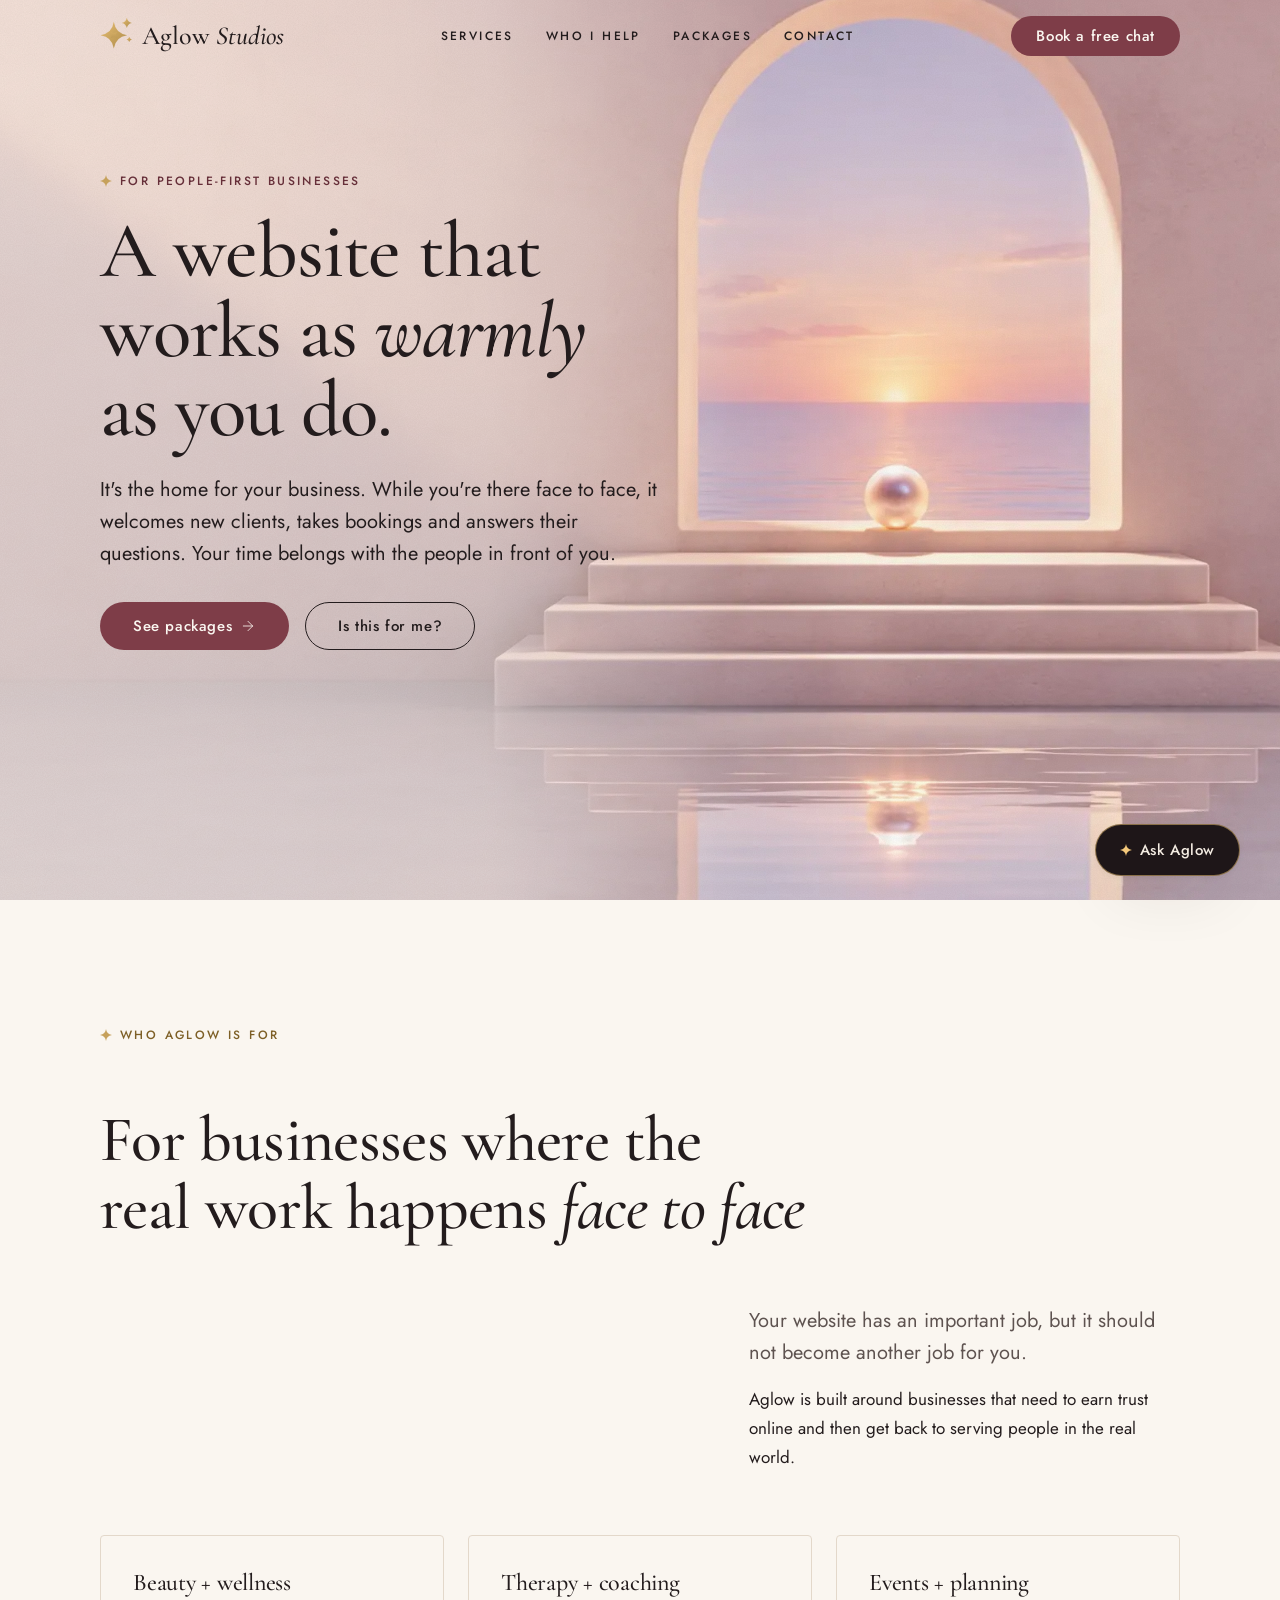
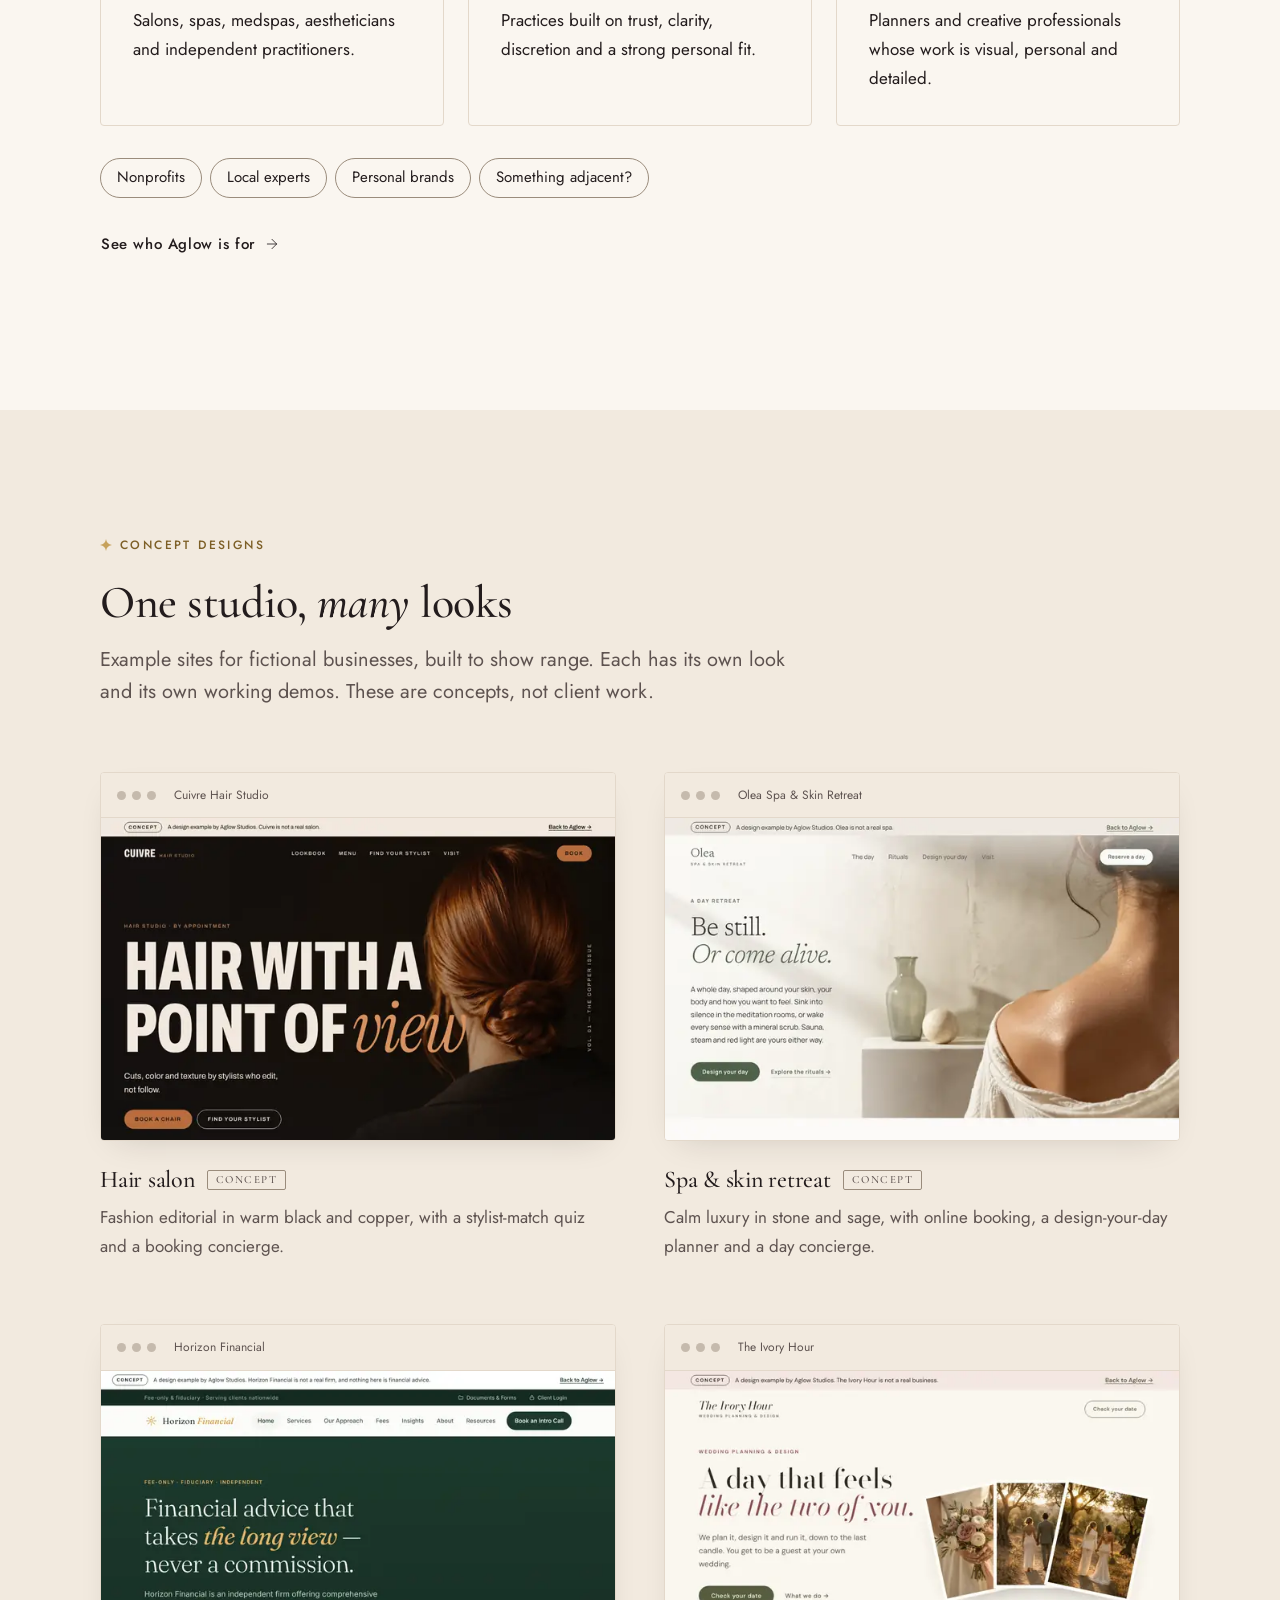
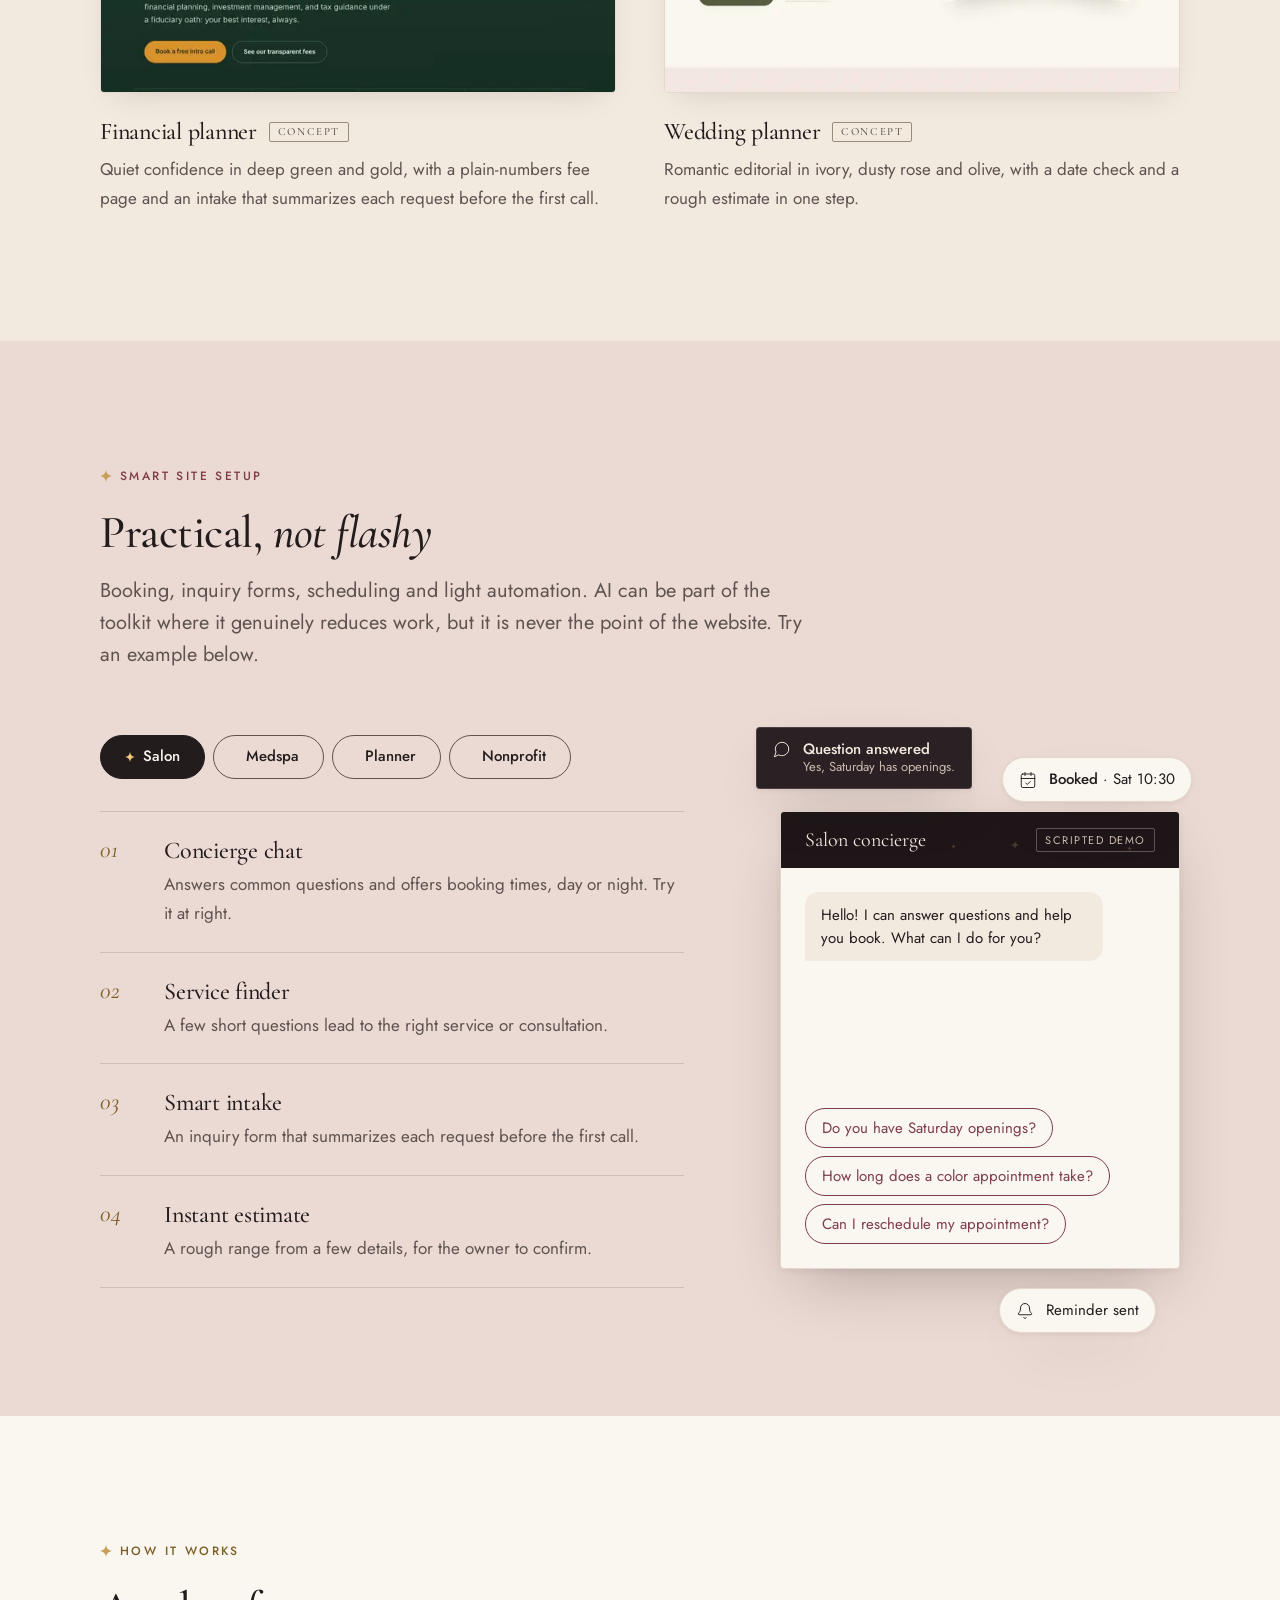
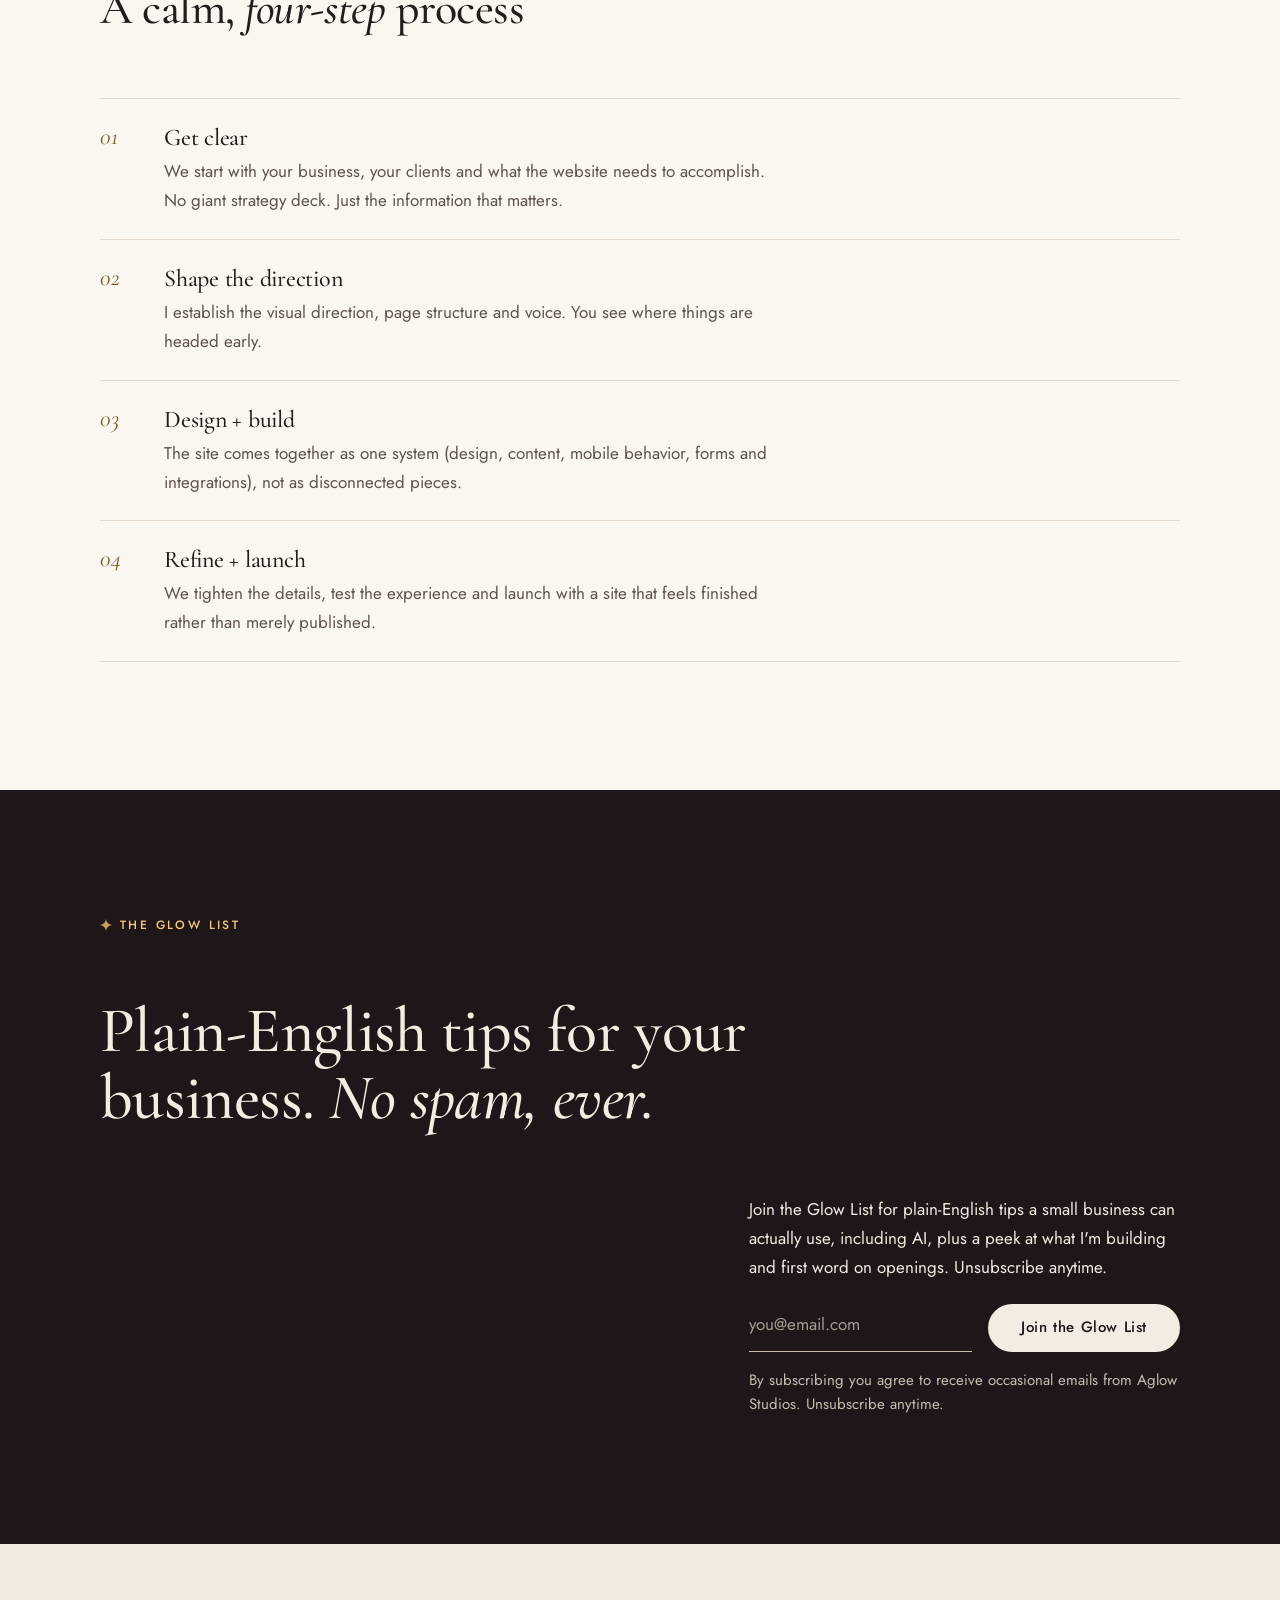
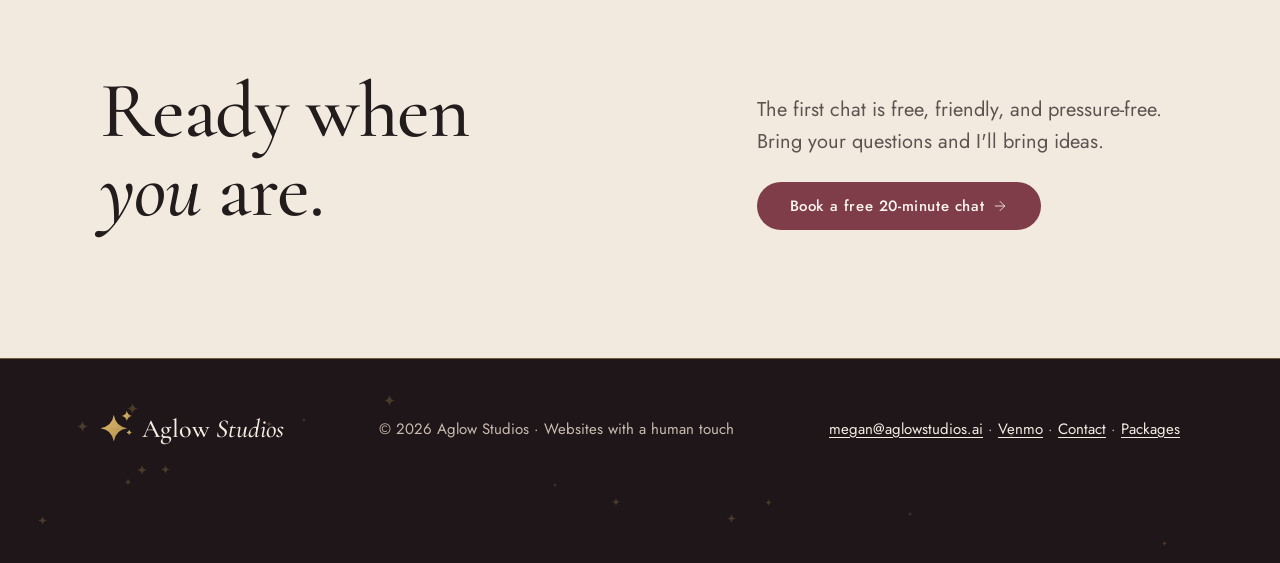
<file: index.html>
<!doctype html>
<html lang="en" class="no-js">
<head>
  <meta charset="utf-8">
  <meta name="viewport" content="width=device-width, initial-scale=1">
  <title>Aglow Studios · Websites with a human touch</title>
  <meta name="description" content="Warm, done-for-you websites for small businesses that serve people face to face: beauty and wellness, therapy and coaching, events, nonprofits and local experts.">
  <!-- Preview build: remove noindex at launch. -->
  <meta name="robots" content="noindex">
  <link rel="canonical" href="https://aglowstudios.ai/">
  <link rel="icon" href="assets/favicon.svg" type="image/svg+xml">
  <link rel="apple-touch-icon" href="assets/apple-touch-icon.png">
  <link rel="preload" href="assets/fonts/cormorant-garamond-latin-wght-normal.woff2" as="font" type="font/woff2" crossorigin>
  <link rel="stylesheet" href="styles.css">
</head>
<body>
<svg width="0" height="0" style="position:absolute" aria-hidden="true">
  <defs><linearGradient id="g-mark" x1="0" y1="0" x2="1" y2="1">
    <stop offset="0" style="stop-color:color-mix(in srgb, var(--glow) 70%, var(--gold))"/>
    <stop offset=".55" style="stop-color:var(--gold)"/>
    <stop offset="1" style="stop-color:color-mix(in srgb, var(--gold) 70%, var(--gold-deep))"/>
  </linearGradient></defs>
  <symbol id="i-mark" viewBox="0 0 64 64">
    <path fill="url(#g-mark)" d="M26 11Q29.2 32.8 51 36Q29.2 39.2 26 61Q22.8 39.2 1 36Q22.8 32.8 26 11Z"/>
    <path fill="url(#g-mark)" opacity=".75" transform="rotate(45 26 36)" d="M26 27Q27.3 34.7 35 36Q27.3 37.3 26 45Q24.7 37.3 17 36Q24.7 34.7 26 27Z"/>
    <path fill="url(#g-mark)" d="M50.5 3.5Q52 11.5 60 13Q52 14.5 50.5 22.5Q49 14.5 41 13Q49 11.5 50.5 3.5Z"/>
    <path fill="url(#g-mark)" d="M55 39Q55.9 43.1 60 44Q55.9 44.9 55 49Q54.1 44.9 50 44Q54.1 43.1 55 39Z"/>
  </symbol>
  <symbol id="i-star" viewBox="0 0 24 24"><path d="M12 0c.9 6.6 4.5 10.2 12 12-7.5 1.8-11.1 5.4-12 12-.9-6.6-4.5-10.2-12-12 7.5-1.8 11.1-5.4 12-12z"/></symbol>
  <symbol id="i-arrow" viewBox="0 0 24 24" fill="none" stroke="currentColor" stroke-width="1.25" stroke-linecap="round" stroke-linejoin="round"><path d="M5 12h14"/><path d="m12 5 7 7-7 7"/></symbol>
  <symbol id="i-x" viewBox="0 0 24 24" fill="none" stroke="currentColor" stroke-width="1.25" stroke-linecap="round" stroke-linejoin="round"><path d="M18 6 6 18"/><path d="m6 6 12 12"/></symbol>
  <symbol id="i-menu" viewBox="0 0 24 24" fill="none" stroke="currentColor" stroke-width="1.25" stroke-linecap="round"><path d="M4 7h16"/><path d="M4 12h16"/><path d="M4 17h16"/></symbol>
  <symbol id="i-calendar" viewBox="0 0 24 24" fill="none" stroke="currentColor" stroke-width="1.25" stroke-linecap="round" stroke-linejoin="round"><path d="M8 2v4"/><path d="M16 2v4"/><rect width="18" height="18" x="3" y="4" rx="2"/><path d="M3 10h18"/><path d="m9 16 2 2 4-4"/></symbol>
  <symbol id="i-message" viewBox="0 0 24 24" fill="none" stroke="currentColor" stroke-width="1.25" stroke-linecap="round" stroke-linejoin="round"><path d="M7.9 20A9 9 0 1 0 4 16.1L2 22Z"/></symbol>
  <symbol id="i-bell" viewBox="0 0 24 24" fill="none" stroke="currentColor" stroke-width="1.25" stroke-linecap="round" stroke-linejoin="round"><path d="M10.268 21a2 2 0 0 0 3.464 0"/><path d="M3.262 15.326A1 1 0 0 0 4 17h16a1 1 0 0 0 .74-1.673C19.41 13.956 18 12.499 18 8A6 6 0 0 0 6 8c0 4.499-1.411 5.956-2.738 7.326"/></symbol>
  <symbol id="i-palette" viewBox="0 0 24 24" fill="none" stroke="currentColor" stroke-width="1.25" stroke-linecap="round" stroke-linejoin="round"><circle cx="13.5" cy="6.5" r=".5" fill="currentColor"/><circle cx="17.5" cy="10.5" r=".5" fill="currentColor"/><circle cx="8.5" cy="7.5" r=".5" fill="currentColor"/><circle cx="6.5" cy="12.5" r=".5" fill="currentColor"/><path d="M12 2C6.5 2 2 6.5 2 12s4.5 10 10 10c.926 0 1.648-.746 1.648-1.688 0-.437-.18-.835-.437-1.125-.29-.289-.438-.652-.438-1.125a1.64 1.64 0 0 1 1.668-1.668h1.996c3.051 0 5.555-2.503 5.555-5.554C21.965 6.012 17.461 2 12 2z"/></symbol>
  <symbol id="i-handshake" viewBox="0 0 24 24" fill="none" stroke="currentColor" stroke-width="1.25" stroke-linecap="round" stroke-linejoin="round"><path d="m11 17 2 2a1 1 0 1 0 3-3"/><path d="m14 14 2.5 2.5a1 1 0 1 0 3-3l-3.88-3.88a3 3 0 0 0-4.24 0l-.88.88a1 1 0 1 1-3-3l2.81-2.81a5.79 5.79 0 0 1 7.06-.87l.47.28a2 2 0 0 0 1.42.25L21 4"/><path d="m21 3 1 11h-2"/><path d="M3 3 2 14l6.5 6.5a1 1 0 1 0 3-3"/><path d="M3 4h8"/></symbol>
  <symbol id="i-sprout" viewBox="0 0 24 24" fill="none" stroke="currentColor" stroke-width="1.25" stroke-linecap="round" stroke-linejoin="round"><path d="M7 20h10"/><path d="M10 20c5.5-2.5.8-6.4 3-10"/><path d="M9.5 9.4c1.1.8 1.8 2.2 2.3 3.7-2 .4-3.5.4-4.8-.3-1.2-.6-2.3-1.9-3-4.2 2.8-.5 4.4 0 5.5.8z"/><path d="M14.1 6a7 7 0 0 0-1.1 4c1.9-.1 3.3-.6 4.3-1.4 1-1 1.6-2.3 1.7-4.6-2.7.1-4 1-4.9 2z"/></symbol>
</svg>

<a class="skip-link" href="#main">Skip to content</a>
<header class="site-header">
  <div class="wrap">
    <a class="logo" href="index.html" aria-label="Aglow Studios, home"><svg class="mark" aria-hidden="true"><use href="#i-mark"/></svg><span>Aglow <em>Studios</em></span></a>
    <nav class="site-nav" aria-label="Main">
      <a href="services.html">Services</a>
      <a href="who.html">Who I help</a>
      <a href="packages.html">Packages</a>
      <a href="contact.html">Contact</a>
    </nav>
    <a class="btn btn--primary header-cta" href="contact.html">Book a free chat</a>
    <button class="menu-toggle" type="button" aria-label="Open menu" aria-expanded="false" aria-controls="mobile-menu"><svg aria-hidden="true"><use href="#i-menu"/></svg></button>
  </div>
</header>

<div class="mobile-menu" id="mobile-menu" role="dialog" aria-modal="true" aria-label="Menu" hidden>
  <div class="mobile-menu__top">
    <a class="logo" href="index.html" aria-label="Aglow Studios, home"><svg class="mark" aria-hidden="true"><use href="#i-mark"/></svg><span>Aglow <em>Studios</em></span></a>
    <button class="menu-toggle mobile-menu__close" type="button" aria-label="Close menu"><svg aria-hidden="true"><use href="#i-x"/></svg></button>
  </div>
  <nav aria-label="Main">
    <a href="index.html" aria-current="page">Home</a>
    <a href="services.html">Services</a>
    <a href="who.html">Who I help</a>
    <a href="packages.html">Packages</a>
    <a href="contact.html">Contact</a>
  </nav>
  <a class="btn btn--primary" href="contact.html">Book a free chat <svg class="arrow" aria-hidden="true"><use href="#i-arrow"/></svg></a>
</div>

<main id="main">
  <section class="section band-blush hero">
    <picture class="hero__media">
      <source media="(max-width: 899px)" srcset="assets/images/hero-dawn-mobile.webp" width="903" height="1129">
      <img src="assets/images/hero-dawn-2000.webp" srcset="assets/images/hero-dawn-1200.webp 1200w, assets/images/hero-dawn-2000.webp 2000w" sizes="100vw" width="2000" height="1129" alt="" fetchpriority="high">
    </picture>
    <div class="wrap hero__grid">
      <div class="hero__copy">
        <p class="eyebrow reveal"><svg class="star" aria-hidden="true"><use href="#i-star"/></svg>For people-first businesses</p>
        <h1 class="display reveal" style="--i:1">A website that works as <em class="glint-word">warmly</em> as you do.</h1>
        <p class="lead reveal" style="--i:2">It's the home for your business. While you're there face to face, it welcomes new clients, takes bookings and answers their questions. Your time belongs with the people in&nbsp;front&nbsp;of&nbsp;you.</p>
        <div class="btn-row reveal" style="--i:3">
          <a class="btn btn--primary" href="packages.html">See packages <svg class="arrow" aria-hidden="true"><use href="#i-arrow"/></svg></a>
          <a class="btn btn--secondary" href="who.html">Is this for me?</a>
        </div>
      </div>
    </div>
  </section>

  <section class="section" aria-labelledby="who-title">
    <div class="wrap statement">
      <p class="eyebrow reveal" style="grid-column:1/-1; margin:0"><svg class="star" aria-hidden="true"><use href="#i-star"/></svg>Who Aglow is for</p>
      <h2 class="reveal" id="who-title">For businesses where the real work happens <em>face to face</em></h2>
      <div class="statement__body reveal" style="--i:1">
        <p class="lead">Your website has an important job, but it should not become another job for you.</p>
        <p>Aglow is built around businesses that need to earn trust online and then get back to serving people in the real world.</p>
      </div>
    </div>
    <div class="wrap" style="margin-top:var(--s-8)">
      <div class="grid grid--3">
        <div class="card reveal"><h3>Beauty + wellness</h3><p>Salons, spas, medspas, aestheticians and independent practitioners.</p></div>
        <div class="card reveal" style="--i:1"><h3>Therapy + coaching</h3><p>Practices built on trust, clarity, discretion and a strong personal fit.</p></div>
        <div class="card reveal" style="--i:2"><h3>Events + planning</h3><p>Planners and creative professionals whose work is visual, personal and detailed.</p></div>
      </div>
      <div class="pills reveal" style="--i:3">
        <span class="pill">Nonprofits</span><span class="pill">Local experts</span><span class="pill">Personal brands</span><span class="pill">Something adjacent?</span>
      </div>
      <p class="reveal" style="--i:4; margin-top:var(--s-5)"><a class="btn btn--quiet" href="who.html">See who Aglow is for <svg class="arrow" aria-hidden="true"><use href="#i-arrow"/></svg></a></p>
    </div>
  </section>

  <section class="section band-cream" aria-labelledby="concepts-title">
    <div class="wrap">
      <div class="section-head">
        <p class="eyebrow reveal"><svg class="star" aria-hidden="true"><use href="#i-star"/></svg>Concept designs</p>
        <h2 class="reveal" id="concepts-title">One studio, <em>many</em> looks</h2>
        <p class="lead reveal" style="--i:1">Example sites for fictional businesses, built to show range. Each has its own look and its own working demos. These are concepts, not client work.</p>
      </div>
      <div class="concepts">
        <a class="concept reveal" href="concepts/salon/">
          <div class="browser">
            <div class="browser__bar"><i></i><i></i><i></i><span class="browser__url">Cuivre Hair Studio</span></div>
            <div class="browser__view"><img src="assets/images/concepts/card-salon.webp" width="640" height="3081" loading="lazy" alt="Scrolling preview of the Cuivre Hair Studio concept: warm black and copper, bold condensed headlines, a sideways lookbook and a stylist-match quiz."></div>
          </div>
          <div class="concept__body">
            <h3>Hair salon <span class="tag">Concept</span></h3>
            <p>Fashion editorial in warm black and copper, with a stylist-match quiz and a booking concierge.</p>
          </div>
        </a>
        <a class="concept reveal" style="--i:1" href="concepts/medspa/">
          <div class="browser">
            <div class="browser__bar"><i></i><i></i><i></i><span class="browser__url">Olea Spa &amp; Skin Retreat</span></div>
            <div class="browser__view"><img src="assets/images/concepts/card-medspa.webp" width="640" height="4582" loading="lazy" alt="Scrolling preview of the Olea Spa and Skin Retreat concept: white, stone and sage, full-width photography, a day being designed and reserved online, and a concierge chat."></div>
          </div>
          <div class="concept__body">
            <h3>Spa &amp; skin retreat <span class="tag">Concept</span></h3>
            <p>Calm luxury in stone and sage, with online booking, a design-your-day planner and a day concierge.</p>
          </div>
        </a>
        <a class="concept reveal" style="--i:2" href="concepts/financial/">
          <div class="browser">
            <div class="browser__bar"><i></i><i></i><i></i><span class="browser__url">Horizon Financial</span></div>
            <div class="browser__view"><img src="assets/images/concepts/card-financial.webp" width="640" height="2288" loading="lazy" alt="Scrolling preview of the Horizon Financial concept: deep green and gold, a classic serif, botanical line art, and a summary a planner would read before a first call."></div>
          </div>
          <div class="concept__body">
            <h3>Financial planner <span class="tag">Concept</span></h3>
            <p>Quiet confidence in deep green and gold, with a plain-numbers fee page and an intake that summarizes each request before the first call.</p>
          </div>
        </a>
        <a class="concept reveal" style="--i:3" href="concepts/wedding/">
          <div class="browser">
            <div class="browser__bar"><i></i><i></i><i></i><span class="browser__url">The Ivory Hour</span></div>
            <div class="browser__view"><img src="assets/images/concepts/card-wedding.webp" width="640" height="1780" loading="lazy" alt="Scrolling preview of The Ivory Hour concept: ivory, dusty rose and olive, a large italic serif, an overlapping photo collage and a date check with a rough estimate."></div>
          </div>
          <div class="concept__body">
            <h3>Wedding planner <span class="tag">Concept</span></h3>
            <p>Romantic editorial in ivory, dusty rose and olive, with a date check and a rough estimate in one step.</p>
          </div>
        </a>
      </div>
    </div>
  </section>

  <section class="section band-blush" aria-labelledby="tools-title">
    <div class="wrap" data-demo>
      <div class="section-head">
        <p class="eyebrow reveal"><svg class="star" aria-hidden="true"><use href="#i-star"/></svg>Smart site setup</p>
        <h2 class="reveal" id="tools-title">Practical, <em>not flashy</em></h2>
        <p class="lead reveal" style="--i:1">Booking, inquiry forms, scheduling and light automation. AI can be part of the toolkit where it genuinely reduces work, but it is never the point of the website. Try an example below.</p>
      </div>
      <div class="tabs" role="tablist" aria-label="Industry">
        <button class="tab" role="tab" aria-selected="true" data-script="salon">Salon</button>
        <button class="tab" role="tab" aria-selected="false" data-script="medspa">Medspa</button>
        <button class="tab" role="tab" aria-selected="false" data-script="planner">Planner</button>
        <button class="tab" role="tab" aria-selected="false" data-script="nonprofit">Nonprofit</button>
      </div>
      <div class="demo">
        <ol class="idea-list">
          <li><span class="num">01</span><div><h3>Concierge chat</h3><p>Answers common questions and offers booking times, day or night. Try it at right.</p></div></li>
          <li><span class="num">02</span><div><h3>Service finder</h3><p>A few short questions lead to the right service or consultation.</p></div></li>
          <li><span class="num">03</span><div><h3>Smart intake</h3><p>An inquiry form that summarizes each request before the first call.</p></div></li>
          <li><span class="num">04</span><div><h3>Instant estimate</h3><p>A rough range from a few details, for the owner to confirm.</p></div></li>
        </ol>
        <div class="demo__stage">
          <div class="demo__chips" role="img" aria-label="Examples of what a site can handle for you: answering a question, taking a booking and sending a reminder">
            <div class="chip chip--card chip--night demo-chip demo-chip--a">
              <svg class="icon" aria-hidden="true"><use href="#i-message"/></svg>
              <span><b>Question answered</b><span class="sub">Yes, Saturday has openings.</span></span>
            </div>
            <div class="chip demo-chip demo-chip--b" style="animation-delay:-2s">
              <svg class="icon" aria-hidden="true"><use href="#i-calendar"/></svg>
              <span><b>Booked</b> · Sat 10:30</span>
            </div>
            <div class="chip demo-chip demo-chip--c" style="animation-delay:-4s">
              <svg class="icon" aria-hidden="true"><use href="#i-bell"/></svg>
              <span>Reminder sent</span>
            </div>
          </div>
          <div class="chat" data-script="salon" aria-live="polite">
            <div class="chat__head"><div class="starfield" data-starfield="5" aria-hidden="true"></div><span class="who">Salon concierge</span><span class="tag">Scripted demo</span></div>
            <div class="chat__body"></div>
            <div class="chat__suggest"></div>
          </div>
        </div>
      </div>
    </div>
  </section>

  <section class="section" aria-labelledby="how-title">
    <div class="wrap">
      <div class="section-head">
        <p class="eyebrow reveal"><svg class="star" aria-hidden="true"><use href="#i-star"/></svg>How it works</p>
        <h2 class="reveal" id="how-title">A calm, <em>four-step</em> process</h2>
      </div>
      <ol class="idea-list">
        <li class="reveal"><span class="num">01</span><div><h3>Get clear</h3><p>We start with your business, your clients and what the website needs to accomplish. No giant strategy deck. Just the information that matters.</p></div></li>
        <li class="reveal" style="--i:1"><span class="num">02</span><div><h3>Shape the direction</h3><p>I establish the visual direction, page structure and voice. You see where things are headed early.</p></div></li>
        <li class="reveal" style="--i:2"><span class="num">03</span><div><h3>Design + build</h3><p>The site comes together as one system (design, content, mobile behavior, forms and integrations), not as disconnected pieces.</p></div></li>
        <li class="reveal" style="--i:3"><span class="num">04</span><div><h3>Refine + launch</h3><p>We tighten the details, test the experience and launch with a site that feels finished rather than merely published.</p></div></li>
      </ol>
    </div>
  </section>

  <section class="section band-night" aria-labelledby="glow-title">
    <div class="wrap statement">
      <p class="eyebrow reveal" style="grid-column:1/-1; margin:0"><svg class="star" aria-hidden="true"><use href="#i-star"/></svg>The Glow List</p>
      <h2 class="reveal" id="glow-title">Plain-English tips for your business. <em>No spam, ever.</em></h2>
      <div class="statement__body reveal" style="--i:1">
        <p>Join the Glow List for plain-English tips a small business can actually use, including AI, plus a peek at what I'm building and first word on openings. Unsubscribe anytime.</p>
        <form class="inline-form glow-list-form">
          <input type="email" name="email" required placeholder="you@email.com" aria-label="Your email address" autocomplete="email">
          <button class="btn btn--primary" type="submit">Join the Glow List</button>
        </form>
        <p class="small" style="margin-top:var(--s-4)">By subscribing you agree to receive occasional emails from Aglow Studios. Unsubscribe anytime.</p>
      </div>
    </div>
  </section>

  <section class="section band-cream">
    <div class="wrap cta-block">
      <h2 class="display reveal">Ready when <em>you</em> are.</h2>
      <div class="reveal" style="--i:1">
        <p class="lead">The first chat is free, friendly, and pressure-free. Bring your questions and I'll bring ideas.</p>
        <div class="btn-row" style="margin-top:var(--s-5)"><a class="btn btn--primary" href="contact.html">Book a free 20-minute chat <svg class="arrow" aria-hidden="true"><use href="#i-arrow"/></svg></a></div>
      </div>
    </div>
  </section>
</main>

<footer class="site-footer">
  <div class="starfield" data-starfield="16" aria-hidden="true"></div>
  <div class="wrap">
    <a class="logo" href="index.html" aria-label="Aglow Studios, home"><svg class="mark" aria-hidden="true"><use href="#i-mark"/></svg><span>Aglow <em>Studios</em></span></a>
    <p>&copy; <span data-year></span> Aglow Studios · Websites with a human touch</p>
    <p><a href="mailto:megan@aglowstudios.ai">megan@aglowstudios.ai</a> · <a href="https://venmo.com/u/M-Mauger" target="_blank" rel="noopener">Venmo</a> · <a href="contact.html">Contact</a> · <a href="packages.html">Packages</a></p>
  </div>
</footer>

<div class="mobile-cta"><a class="btn btn--primary" href="contact.html">Book a free chat</a></div>
<div class="chat chat--floating" id="concierge" data-script="aglow" role="dialog" aria-label="Ask Aglow, scripted demo" hidden>
  <div class="chat__head">
    <div class="starfield" data-starfield="5" aria-hidden="true"></div>
    <span class="who">Aglow concierge</span>
    <span class="tag">Scripted demo</span>
    <button class="chat__close" type="button" aria-label="Close chat"><svg aria-hidden="true"><use href="#i-x"/></svg></button>
  </div>
  <div class="chat__body" aria-live="polite"></div>
  <div class="chat__suggest"></div>
</div>
<button class="fab" type="button" aria-expanded="false" aria-controls="concierge"><svg class="star" aria-hidden="true"><use href="#i-star"/></svg>Ask Aglow</button>

<script src="script.js"></script>
</body>
</html>
</file>
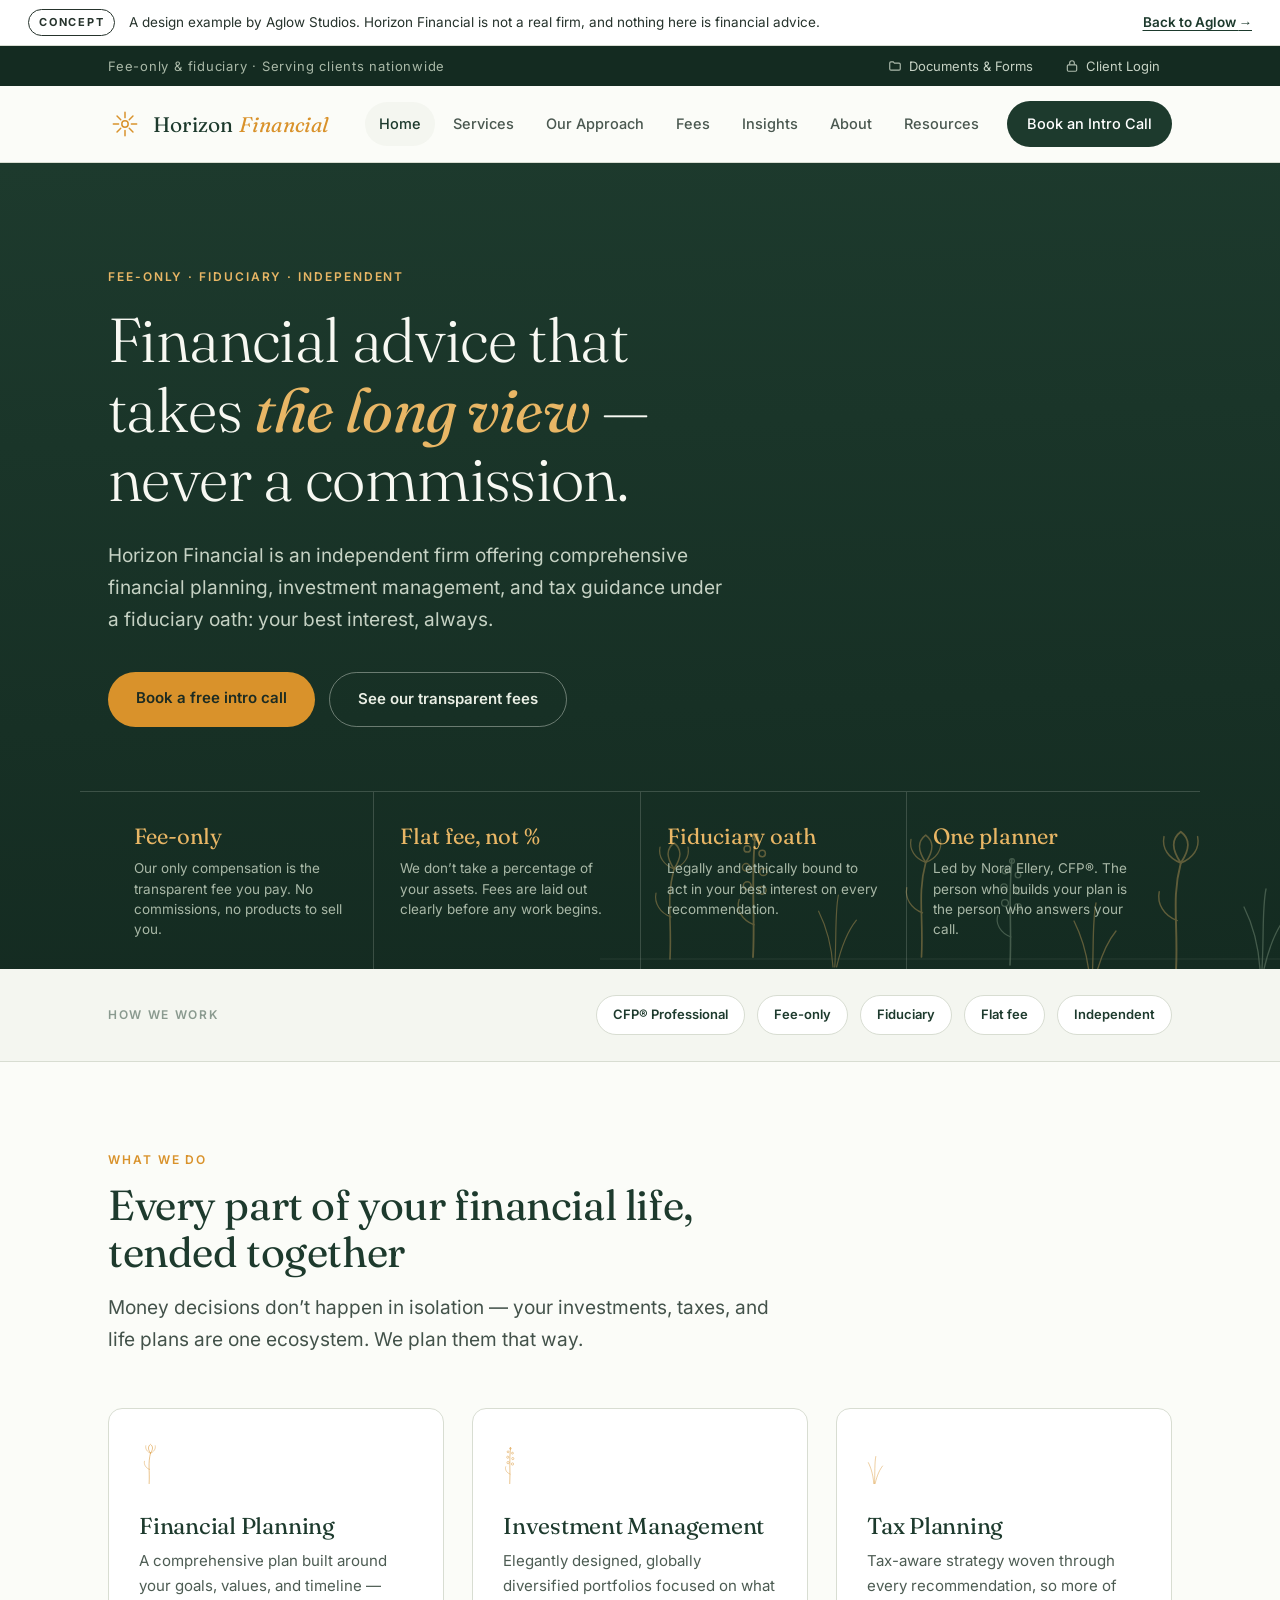
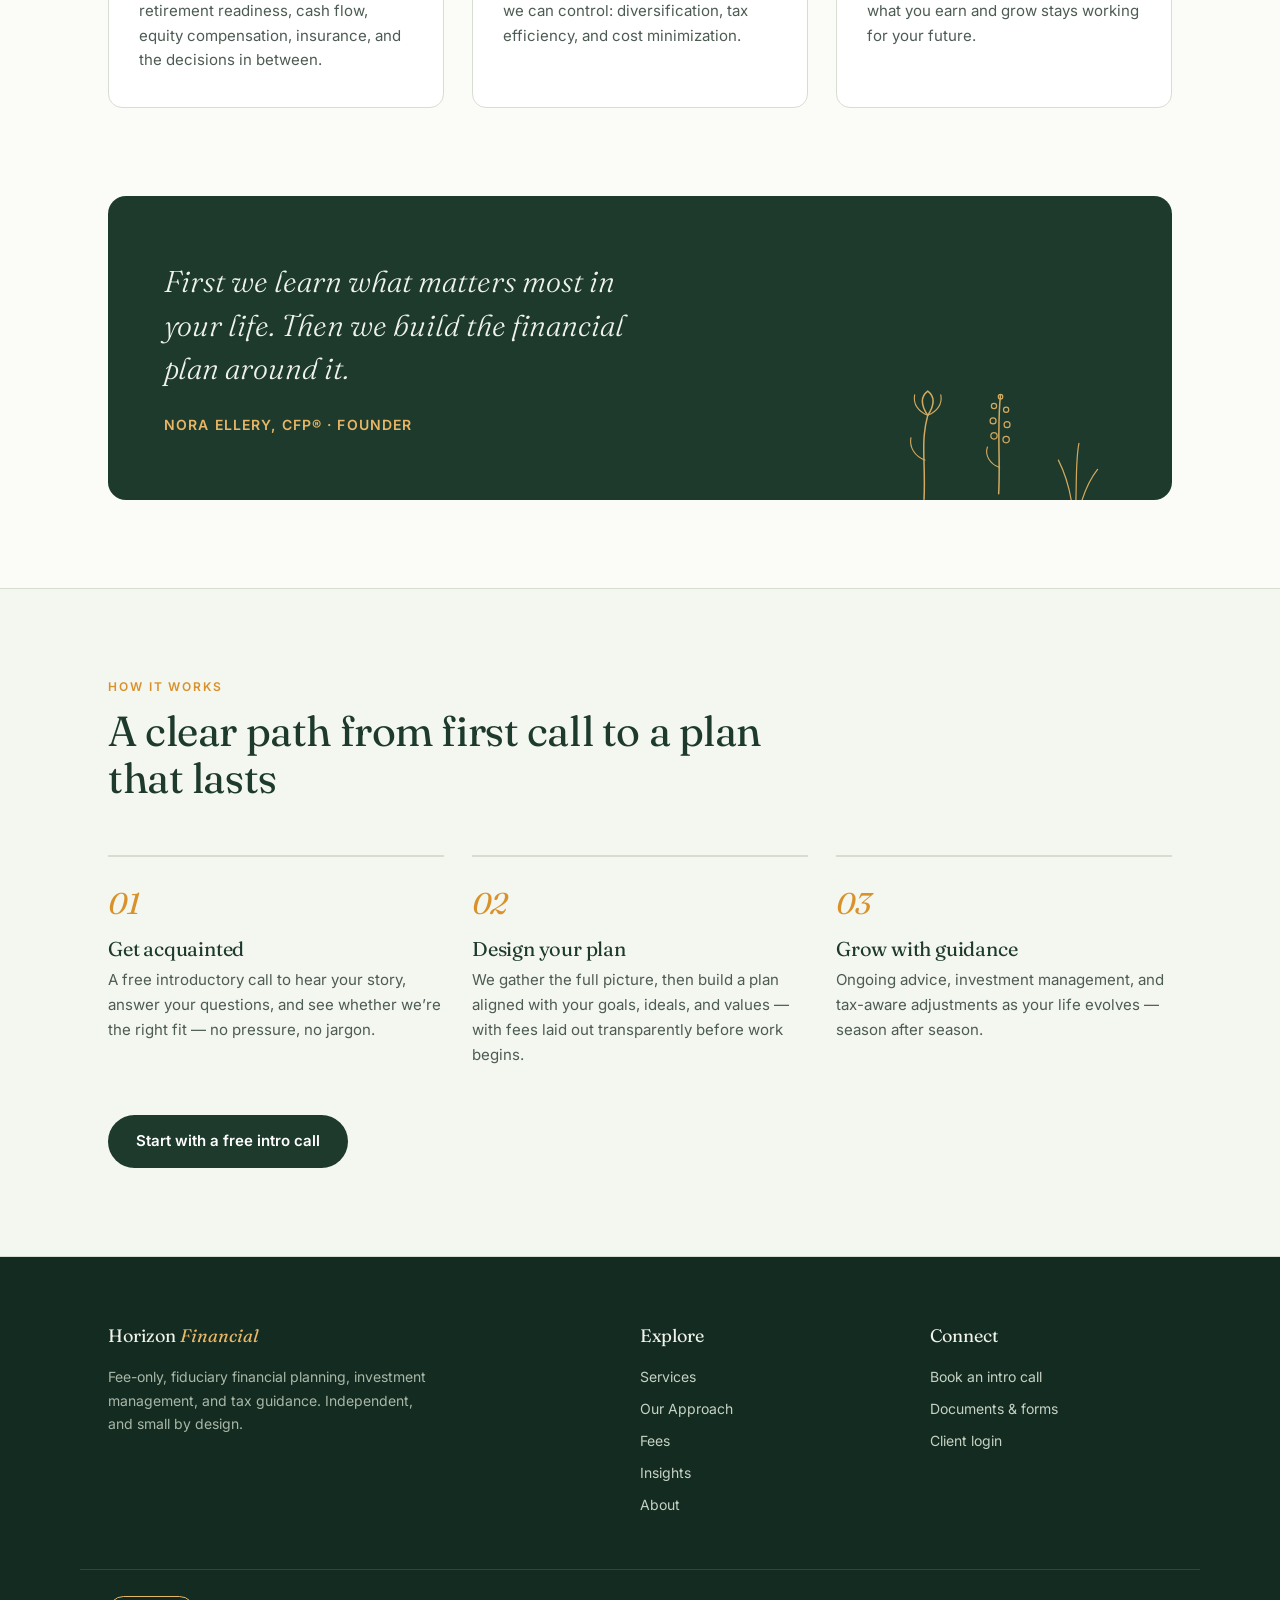
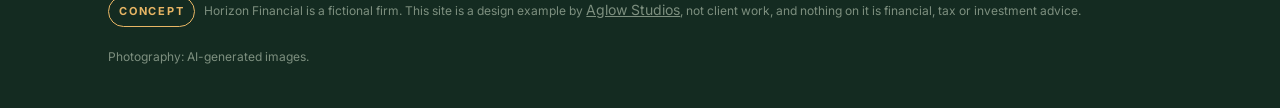
<file: concepts/financial/index.html>
<!DOCTYPE html>
<html lang="en">
<head>
<meta charset="UTF-8">
<meta name="viewport" content="width=device-width, initial-scale=1.0">
<title>Horizon Financial · Concept by Aglow Studios</title>
<meta name="description" content="A concept website for a fictional fee-only financial planning firm, designed by Aglow Studios. Not a real business, and not financial advice.">
<meta name="robots" content="noindex">
<link rel="icon" href="favicon.svg" type="image/svg+xml">
<link rel="preload" href="fonts/fraunces-latin-opsz-normal.woff2" as="font" type="font/woff2" crossorigin>
<link rel="stylesheet" href="financial.css">
</head>
<body>

<!-- ===================== SVG DEFS: botanical line art ===================== -->
<svg width="0" height="0" style="position:absolute" aria-hidden="true">
  <defs>
    <!-- single poppy sprig, fine line -->
    <g id="poppy-sprig">
      <path d="M30 120 C 32 80, 26 60, 34 30" fill="none" stroke="currentColor" stroke-width="1.6" stroke-linecap="round"/>
      <path d="M34 30 C 26 18, 26 10, 34 4 C 42 10, 42 18, 34 30 Z" fill="none" stroke="currentColor" stroke-width="1.6" stroke-linejoin="round"/>
      <path d="M34 30 C 24 26, 18 18, 20 8" fill="none" stroke="currentColor" stroke-width="1.2" stroke-linecap="round"/>
      <path d="M34 30 C 44 26, 50 18, 48 8" fill="none" stroke="currentColor" stroke-width="1.2" stroke-linecap="round"/>
      <path d="M31 78 C 20 74, 14 64, 16 54" fill="none" stroke="currentColor" stroke-width="1.2" stroke-linecap="round"/>
    </g>
    <!-- lupine spike -->
    <g id="lupine-spike">
      <path d="M20 120 C 22 84, 18 50, 22 14" fill="none" stroke="currentColor" stroke-width="1.6" stroke-linecap="round"/>
      <circle cx="22" cy="16" r="2.4" fill="none" stroke="currentColor" stroke-width="1.3"/>
      <circle cx="15" cy="26" r="2.8" fill="none" stroke="currentColor" stroke-width="1.3"/>
      <circle cx="28" cy="30" r="2.8" fill="none" stroke="currentColor" stroke-width="1.3"/>
      <circle cx="14" cy="42" r="3.2" fill="none" stroke="currentColor" stroke-width="1.3"/>
      <circle cx="29" cy="46" r="3.2" fill="none" stroke="currentColor" stroke-width="1.3"/>
      <circle cx="15" cy="58" r="3.4" fill="none" stroke="currentColor" stroke-width="1.3"/>
      <circle cx="28" cy="62" r="3.4" fill="none" stroke="currentColor" stroke-width="1.3"/>
      <path d="M21 92 C 10 88, 5 78, 8 70" fill="none" stroke="currentColor" stroke-width="1.2" stroke-linecap="round"/>
    </g>
    <!-- grass tuft -->
    <g id="grass-tuft">
      <path d="M20 120 C 18 90, 10 70, 4 58" fill="none" stroke="currentColor" stroke-width="1.3" stroke-linecap="round"/>
      <path d="M22 120 C 24 86, 22 60, 26 40" fill="none" stroke="currentColor" stroke-width="1.3" stroke-linecap="round"/>
      <path d="M24 120 C 30 94, 38 78, 46 68" fill="none" stroke="currentColor" stroke-width="1.3" stroke-linecap="round"/>
    </g>
    <!-- small daisy head for marks -->
    <g id="daisy-mark">
      <circle cx="16" cy="16" r="3" fill="none" stroke="currentColor" stroke-width="1.4"/>
      <path d="M16 5 L16 10 M16 22 L16 27 M5 16 L10 16 M22 16 L27 16 M8.5 8.5 L12 12 M20 20 L23.5 23.5 M23.5 8.5 L20 12 M12 20 L8.5 23.5" stroke="currentColor" stroke-width="1.4" stroke-linecap="round" fill="none"/>
    </g>
  </defs>
</svg>

<!-- Concept label: required on every concept page (see CLAUDE.md). -->
<div class="concept-bar" role="note">
  <span class="concept-tag">Concept</span>
  <p>A design example by Aglow Studios. Horizon Financial is not a real firm, and nothing here is financial advice.</p>
  <a href="../../index.html">Back to Aglow <span aria-hidden="true">&rarr;</span></a>
</div>

<!-- ===================== NAV ===================== -->
<div class="utility">
  <div class="wrap">
    <span class="tagline">Fee-only &amp; fiduciary &middot; Serving clients nationwide</span>
    <div class="links">
      <button onclick="showPage('resources')" title="Documents and secure file exchange">
        <svg width="14" height="14" viewBox="0 0 24 24" fill="none" stroke="currentColor" stroke-width="2"><path d="M3 7a2 2 0 0 1 2-2h4l2 2h8a2 2 0 0 1 2 2v8a2 2 0 0 1-2 2H5a2 2 0 0 1-2-2z"/></svg>
        Documents &amp; Forms
      </button>
      <button onclick="showPage('resources')" title="Secure client file vault">
        <svg width="14" height="14" viewBox="0 0 24 24" fill="none" stroke="currentColor" stroke-width="2"><rect x="4" y="10" width="16" height="11" rx="2"/><path d="M8 10V7a4 4 0 0 1 8 0v3"/></svg>
        Client Login
      </button>
    </div>
  </div>
</div>
<header class="site">
  <div class="wrap navbar">
    <a class="brand" href="#" onclick="showPage('home');return false;" aria-label="Horizon Financial home">
      <svg width="34" height="34" viewBox="0 0 32 32" style="color:var(--poppy)"><use href="#daisy-mark"/></svg>
      <span class="brand-name">Horizon <span>Financial</span></span>
    </a>
    <button class="menu-toggle" aria-expanded="false" onclick="toggleMenu(this)">Menu</button>
    <nav class="main" id="mainNav" aria-label="Primary">
      <button data-page="home" aria-current="page" onclick="showPage('home')">Home</button>
      <button data-page="services" onclick="showPage('services')">Services</button>
      <button data-page="approach" onclick="showPage('approach')">Our Approach</button>
      <button data-page="fees" onclick="showPage('fees')">Fees</button>
      <button data-page="blog" onclick="showPage('blog')">Insights</button>
      <button data-page="about" onclick="showPage('about')">About</button>
      <button data-page="resources" onclick="showPage('resources')">Resources</button>
      <button data-page="contact" class="nav-cta" onclick="showPage('contact')">Book an Intro Call</button>
    </nav>
  </div>
</header>

<!-- ===================== PAGE: HOME ===================== -->
<main>
<div class="page active" id="page-home">

  <div class="hero dark">
    <div class="wrap">
      <p class="eyebrow on-dark">Fee-Only &middot; Fiduciary &middot; Independent</p>
      <h1 style="margin-top:18px">Financial advice that takes <span class="grow">the long view</span> — never a commission.</h1>
      <p class="lede">Horizon Financial is an independent firm offering comprehensive financial planning, investment management, and tax guidance under a fiduciary oath: your best interest, always.</p>
      <div class="hero-ctas">
        <a class="btn gold" href="#" onclick="showPage('contact');return false;">Book a free intro call</a>
        <a class="btn ghost" href="#" onclick="showPage('fees');return false;">See our transparent fees</a>
      </div>
    </div>
    <svg class="meadow" viewBox="0 0 720 190" aria-hidden="true" style="color:var(--poppy-soft)">
      <g transform="translate(40,60)"><use href="#poppy-sprig"/></g>
      <g transform="translate(130,40) scale(1.15)"><use href="#lupine-spike"/></g>
      <g transform="translate(215,80) scale(0.9)"><use href="#grass-tuft"/></g>
      <g transform="translate(290,52) scale(1.05)"><use href="#poppy-sprig"/></g>
      <g transform="translate(390,66)" style="color:#9db49a"><use href="#lupine-spike"/></g>
      <g transform="translate(470,84)"><use href="#grass-tuft"/></g>
      <g transform="translate(540,48) scale(1.2)"><use href="#poppy-sprig"/></g>
      <g transform="translate(640,70)" style="color:#9db49a"><use href="#grass-tuft"/></g>
      <line x1="0" y1="180" x2="720" y2="180" stroke="rgba(233,238,228,0.25)" stroke-width="1"/>
    </svg>
    <div class="wrap hero-facts">
      <div><strong>Fee-only</strong><span>Our only compensation is the transparent fee you pay. No commissions, no products to sell you.</span></div>
      <div><strong>Flat fee, not %</strong><span>We don&rsquo;t take a percentage of your assets. Fees are laid out clearly before any work begins.</span></div>
      <div><strong>Fiduciary oath</strong><span>Legally and ethically bound to act in your best interest on every recommendation.</span></div>
      <div><strong>One planner</strong><span>Led by Nora Ellery, CFP&reg;. The person who builds your plan is the person who answers your call.</span></div>
    </div>
  </div>

  <div class="trustbar">
    <div class="wrap">
      <p>How we work</p>
      <div class="badges">
        <span class="badge">CFP&reg; Professional</span>
        <span class="badge">Fee-only</span>
        <span class="badge">Fiduciary</span>
        <span class="badge">Flat fee</span>
        <span class="badge">Independent</span>
      </div>
    </div>
  </div>

  <section>
    <div class="wrap">
      <div class="section-head reveal">
        <p class="eyebrow">What we do</p>
        <h2>Every part of your financial life, tended together</h2>
        <p class="lede">Money decisions don&rsquo;t happen in isolation — your investments, taxes, and life plans are one ecosystem. We plan them that way.</p>
      </div>
      <div class="grid-3">
        <div class="card reveal">
          <svg class="flower-mark" viewBox="0 0 60 130" style="color:var(--poppy)"><use href="#poppy-sprig"/></svg>
          <h3>Financial Planning</h3>
          <p>A comprehensive plan built around your goals, values, and timeline — retirement readiness, cash flow, equity compensation, insurance, and the decisions in between.</p>
        </div>
        <div class="card reveal">
          <svg class="flower-mark" viewBox="0 0 45 130" style="color:var(--poppy)"><use href="#lupine-spike"/></svg>
          <h3>Investment Management</h3>
          <p>Elegantly designed, globally diversified portfolios focused on what we can control: diversification, tax efficiency, and cost minimization.</p>
        </div>
        <div class="card reveal">
          <svg class="flower-mark" viewBox="0 0 55 130" style="color:var(--poppy)"><use href="#grass-tuft"/></svg>
          <h3>Tax Planning</h3>
          <p>Tax-aware strategy woven through every recommendation, so more of what you earn and grow stays working for your future.</p>
        </div>
      </div>
    </div>
  </section>

  <section style="padding-top:0">
    <div class="wrap">
      <div class="pullquote reveal">
        <blockquote>First we learn what matters most in your life. Then we build the financial plan around it.</blockquote>
        <cite>Nora Ellery, CFP&reg; &middot; Founder</cite>
        <svg class="corner" viewBox="0 0 300 130" aria-hidden="true" style="color:var(--poppy-soft)">
          <g transform="translate(30,10)"><use href="#poppy-sprig"/></g>
          <g transform="translate(120,4)"><use href="#lupine-spike"/></g>
          <g transform="translate(200,30)"><use href="#grass-tuft"/></g>
        </svg>
      </div>
    </div>
  </section>

  <section style="background:var(--sage-paper);border-top:1px solid var(--line);border-bottom:1px solid var(--line)">
    <div class="wrap">
      <div class="section-head reveal">
        <p class="eyebrow">How it works</p>
        <h2>A clear path from first call to a plan that lasts</h2>
      </div>
      <div class="steps">
        <div class="step reveal"><h3>Get acquainted</h3><p>A free introductory call to hear your story, answer your questions, and see whether we&rsquo;re the right fit — no pressure, no jargon.</p></div>
        <div class="step reveal"><h3>Design your plan</h3><p>We gather the full picture, then build a plan aligned with your goals, ideals, and values — with fees laid out transparently before work begins.</p></div>
        <div class="step reveal"><h3>Grow with guidance</h3><p>Ongoing advice, investment management, and tax-aware adjustments as your life evolves — season after season.</p></div>
      </div>
      <div style="margin-top:48px" class="reveal">
        <a class="btn green" href="#" onclick="showPage('contact');return false;">Start with a free intro call</a>
      </div>
    </div>
  </section>
</div>

<!-- ===================== PAGE: SERVICES ===================== -->
<div class="page" id="page-services">
  <div class="page-hero">
    <div class="wrap">
      <p class="eyebrow">Services</p>
      <h1>Planning, investments, and taxes — one integrated practice</h1>
      <p class="lede">Horizon Financial offers comprehensive financial planning under a fiduciary oath to always work in the best interest of our clients.</p>
    </div>
  </div>

  <section>
    <div class="wrap grid-2">
      <div class="reveal">
        <p class="eyebrow">Financial Planning</p>
        <h2 style="font-size:34px;margin:12px 0 16px">A living plan for a full life</h2>
        <p style="color:#4d5c53">Financial planning at Horizon begins with what matters most to you. We take time to get to know our clients — your goals, ideals, and values — and then work together on the best approach to saving, investing, tax planning, and the many financial decisions life brings.</p>
        <ul style="list-style:none;margin-top:22px">
          <li style="margin-bottom:12px"><span class="tick">&#10003;</span>Retirement planning &amp; income strategy</li>
          <li style="margin-bottom:12px"><span class="tick">&#10003;</span>Cash flow, savings &amp; benefits decisions</li>
          <li style="margin-bottom:12px"><span class="tick">&#10003;</span>Equity compensation &amp; concentrated stock</li>
          <li style="margin-bottom:12px"><span class="tick">&#10003;</span>Insurance &amp; risk review</li>
          <li><span class="tick">&#10003;</span>Coordination with your CPA &amp; estate attorney</li>
        </ul>
      </div>
      <div class="portrait reveal" style="aspect-ratio:4/3">
        <svg viewBox="0 0 300 130" style="width:70%;color:var(--poppy)" aria-hidden="true">
          <g transform="translate(40,6)"><use href="#poppy-sprig"/></g>
          <g transform="translate(130,0)"><use href="#lupine-spike"/></g>
          <g transform="translate(210,26)"><use href="#grass-tuft"/></g>
        </svg>
        <img src="../../assets/images/concepts/financial-coast-1200.webp" width="1200" height="900" loading="lazy" alt="A long, clear ocean horizon at first light, with golden grasses and wild poppies in the foreground.">
      </div>
    </div>
  </section>

  <section style="background:var(--sage-paper);border-top:1px solid var(--line);border-bottom:1px solid var(--line)">
    <div class="wrap grid-2">
      <div class="portrait reveal" style="aspect-ratio:4/3;background:#fff">
        <svg viewBox="0 0 45 130" style="height:70%;color:var(--lupine)" aria-hidden="true"><use href="#lupine-spike"/></svg>
      </div>
      <div class="reveal">
        <p class="eyebrow">Investment Management</p>
        <h2 style="font-size:34px;margin:12px 0 16px">Portfolios designed to be lived with</h2>
        <p style="color:#4d5c53">Your portfolio should be elegantly designed around your specific needs. Grounded in Modern Portfolio Theory, we build individualized, globally diversified investment plans and focus on the elements we can control — diversification, tax efficiency, and cost minimization — rather than chasing headlines.</p>
        <p style="color:#4d5c53;margin-top:14px">Because we never earn commissions or a percentage of your assets, every investment recommendation has exactly one motive: your outcome.</p>
      </div>
    </div>
  </section>

  <section>
    <div class="wrap grid-2">
      <div class="reveal">
        <p class="eyebrow">Tax Planning</p>
        <h2 style="font-size:34px;margin:12px 0 16px">Taxes, planned — not just filed</h2>
        <p style="color:#4d5c53">Taxes touch nearly every financial decision. We integrate tax strategy into your plan year-round — from account placement and withdrawal sequencing to charitable giving and equity compensation timing — and coordinate with your tax professional so nothing falls between the cracks.</p>
        <div style="margin-top:26px"><a class="btn green" href="#" onclick="showPage('fees');return false;">See how our fees work</a></div>
      </div>
      <div class="portrait reveal" style="aspect-ratio:4/3">
        <svg viewBox="0 0 60 130" style="height:70%;color:var(--poppy)" aria-hidden="true"><use href="#poppy-sprig"/></svg>
        <img src="../../assets/images/concepts/financial-desk-1200.webp" width="1200" height="900" loading="lazy" alt="An open notebook, a fountain pen, a cup of coffee and a jar of meadow flowers on a wooden desk by a window.">
      </div>
    </div>
  </section>
</div>

<!-- ===================== PAGE: APPROACH ===================== -->
<div class="page" id="page-approach">
  <div class="page-hero">
    <div class="wrap">
      <p class="eyebrow">Our Approach</p>
      <h1>An investment philosophy you can stick with</h1>
      <p class="lede">No predictions and no product of the month. A small set of principles, applied patiently.</p>
    </div>
  </div>

  <section>
    <div class="wrap">
      <div class="section-head reveal">
        <p class="eyebrow">Three things we control</p>
        <h2>We don&rsquo;t predict markets. We prepare portfolios.</h2>
        <p class="lede">Headlines change daily; sound principles don&rsquo;t. Every Horizon portfolio is built on three controllable elements.</p>
      </div>
      <div class="grid-3">
        <div class="card reveal">
          <svg class="flower-mark" viewBox="0 0 60 130" style="color:var(--poppy)"><use href="#poppy-sprig"/></svg>
          <h3>Diversification</h3>
          <p>Broad, global exposure across asset classes so no single company, sector, or country determines your future. Like a healthy meadow, resilience comes from variety.</p>
        </div>
        <div class="card reveal">
          <svg class="flower-mark" viewBox="0 0 45 130" style="color:var(--poppy)"><use href="#lupine-spike"/></svg>
          <h3>Tax efficiency</h3>
          <p>Thoughtful account placement, loss harvesting where appropriate, and withdrawal strategies designed to keep more of your return compounding for you.</p>
        </div>
        <div class="card reveal">
          <svg class="flower-mark" viewBox="0 0 55 130" style="color:var(--poppy)"><use href="#grass-tuft"/></svg>
          <h3>Cost minimization</h3>
          <p>Low-cost investment vehicles and a flat, transparent advisory fee. Every dollar not lost to unnecessary expense is a dollar still growing.</p>
        </div>
      </div>
    </div>
  </section>

  <section style="padding-top:0">
    <div class="wrap grid-2">
      <div class="reveal">
        <p class="eyebrow">Evidence over emotion</p>
        <h2 style="font-size:34px;margin:12px 0 16px">Grounded in Modern Portfolio Theory, tailored to you</h2>
        <p style="color:#4d5c53">We take the time to create an individualized investment plan tailored to your personal financial needs and goals — then help you stay the course through market seasons. The discipline to stick with a sound plan is where most long-term returns are actually earned.</p>
        <div style="margin-top:26px"><a class="btn green" href="#" onclick="showPage('contact');return false;">Talk through your portfolio</a></div>
      </div>
      <div class="pullquote reveal" style="padding:48px 40px">
        <blockquote>A good plan doesn&rsquo;t fight the seasons. It&rsquo;s built for them.</blockquote>
        <cite>The Horizon approach to markets</cite>
      </div>
    </div>
  </section>
</div>

<!-- ===================== PAGE: FEES ===================== -->
<div class="page" id="page-fees">
  <div class="page-hero">
    <div class="wrap">
      <p class="eyebrow">Fees</p>
      <h1>Transparent, flat, and explained before we begin</h1>
      <p class="lede">Horizon Financial is fee-only. Our only compensation comes from the fees charged for our services — we do not charge commissions or receive a percentage of assets under management. Sample minimum fee: $6,000 per year.</p>
    </div>
  </div>

  <section>
    <div class="wrap">
      <div class="section-head reveal">
        <p class="eyebrow">Why it matters</p>
        <h2>How a flat fee changes the conversation</h2>
        <p class="lede">Most advisory models quietly shape the advice you get. Ours is designed so the only thing we&rsquo;re paid to do is advise you well.</p>
      </div>
      <div class="reveal" style="overflow-x:auto">
        <table class="fee-compare">
          <thead>
            <tr><th style="width:34%"></th><th class="wf">Horizon &mdash; flat fee</th><th>Typical %-of-assets model</th><th>Commission model</th></tr>
          </thead>
          <tbody>
            <tr><td>How the advisor is paid</td><td class="wf">A transparent flat fee, agreed before work begins</td><td>A percentage of your portfolio, often ~1% per year</td><td>Commissions on products sold to you</td></tr>
            <tr><td>Cost as your assets grow</td><td class="wf">Stays flat and predictable</td><td>Rises automatically with your balance</td><td>Varies by product</td></tr>
            <tr><td>Incentive on advice like paying off a mortgage or gifting</td><td class="wf">Neutral — the fee doesn&rsquo;t change</td><td>Advice that shrinks the portfolio shrinks the fee</td><td>Tied to what&rsquo;s sold</td></tr>
            <tr><td>Fiduciary standard</td><td class="wf">Always, on every recommendation</td><td>Varies by firm</td><td>Often a lower &ldquo;suitability&rdquo; standard</td></tr>
          </tbody>
        </table>
        <p class="footnote">Illustrative comparison of common industry compensation models; individual firms vary. All Horizon fees are laid out clearly and in writing before any engagement begins.</p>
      </div>
    </div>
  </section>

  <section style="background:var(--sage-paper);border-top:1px solid var(--line)">
    <div class="wrap grid-2">
      <div class="reveal">
        <p class="eyebrow">Plain numbers</p>
        <h2 style="font-size:34px;margin:12px 0 16px">One number, no surprises</h2>
        <p style="color:#4d5c53">Engagements begin at <strong>$6,000 per year</strong> (a sample figure for this concept), with your exact fee quoted after the introductory conversation and set out in writing. That single number covers ongoing planning, investment guidance, and tax-aware advice — there is nothing else to buy, ever.</p>
        <div style="margin-top:26px"><a class="btn green" href="#" onclick="showPage('contact');return false;">Get your fee quote on an intro call</a></div>
      </div>
      <div class="card reveal" style="background:#fff">
        <p class="eyebrow" style="margin-bottom:14px">What&rsquo;s included</p>
        <ul style="list-style:none">
          <li style="margin-bottom:12px"><span class="tick">&#10003;</span>Comprehensive financial plan &amp; ongoing updates</li>
          <li style="margin-bottom:12px"><span class="tick">&#10003;</span>Investment management &amp; rebalancing</li>
          <li style="margin-bottom:12px"><span class="tick">&#10003;</span>Year-round tax planning</li>
          <li style="margin-bottom:12px"><span class="tick">&#10003;</span>Meetings through the year, plus questions anytime</li>
          <li><span class="tick">&#10003;</span>Coordination with your CPA &amp; estate attorney</li>
        </ul>
      </div>
    </div>
  </section>
</div>

<!-- ===================== PAGE: ABOUT ===================== -->
<div class="page" id="page-about">
  <div class="page-hero">
    <div class="wrap">
      <p class="eyebrow">About</p>
      <h1>Small by design. Built on a fiduciary promise.</h1>
      <p class="lede">Horizon Financial was founded to bring clarity, peace of mind and expert guidance to a deliberately small number of households.</p>
    </div>
  </div>

  <section>
    <div class="wrap grid-2">
      <div class="portrait reveal">
        <svg viewBox="0 0 60 130" style="height:44%;color:var(--poppy)" aria-hidden="true"><use href="#poppy-sprig"/></svg>
        <img src="../../assets/images/concepts/financial-founder-1000.webp" width="1000" height="1250" loading="lazy" alt="A woman in a green coat, seen from behind, looking out at the ocean horizon.">
      </div>
      <div class="reveal">
        <p class="eyebrow">Founder</p>
        <h2 style="font-size:36px;margin:12px 0 16px">Nora Ellery, CFP&reg;</h2>
        <p style="color:#4d5c53">Nora founded Horizon Financial on a simple conviction: financial advice should align with what matters most in each client&rsquo;s life. As a practicing Certified Financial Planner&trade; professional, she takes time to understand your goals, ideals, and values before a single recommendation is made.</p>
        <p style="color:#4d5c53;margin-top:14px"><strong>You will always talk to Nora.</strong> Horizon serves a deliberately small number of households, so there is no junior advisor rotation and no handoff after you sign. The person who builds your plan is the person who answers your call.</p>
        <p style="color:#4d5c53;margin-top:14px">She built the firm fee-only and independent from day one — no commissions, no sales quotas, no percentage of your assets — so that every client conversation starts and ends with your best interest.</p>
        <div class="badges" style="margin-top:24px">
          <span class="badge">CFP&reg; Professional</span>
        <span class="badge">Fee-only</span>
        <span class="badge">Fiduciary</span>
        <span class="badge">Flat fee</span>
        <span class="badge">Independent</span>
        </div>
      </div>
    </div>
  </section>

  <section style="background:var(--sage-paper);border-top:1px solid var(--line);border-bottom:1px solid var(--line)">
    <div class="wrap">
      <div class="section-head reveal">
        <p class="eyebrow">Life outside the office</p>
        <h2>Patience, practiced outdoors</h2>
        <p class="lede">When she&rsquo;s not planning portfolios, Nora is usually outside: in the garden, or on a long walk before the day starts. That patience — planting, tending, letting good things compound — is the same philosophy she brings to your money.</p>
      </div>
      <div class="life-strip">
        <div class="portrait reveal"><svg viewBox="0 0 55 130" style="height:50%;color:var(--poppy)" aria-hidden="true"><use href="#grass-tuft"/></svg><span>Planting</span></div>
        <div class="portrait reveal"><svg viewBox="0 0 32 32" style="height:34%;color:var(--poppy)" aria-hidden="true"><use href="#daisy-mark"/></svg><span>Tending</span></div>
        <div class="portrait reveal"><svg viewBox="0 0 45 130" style="height:50%;color:var(--lupine)" aria-hidden="true"><use href="#lupine-spike"/></svg><span>Compounding</span></div>
      </div>
    </div>
  </section>

  <section>
    <div class="wrap">
      <div class="pullquote reveal">
        <blockquote>Clarity, peace of mind, and a plan you can actually follow.</blockquote>
        <cite>The founding promise</cite>
        <svg class="corner" viewBox="0 0 300 130" aria-hidden="true" style="color:var(--poppy-soft)">
          <g transform="translate(30,10)"><use href="#poppy-sprig"/></g>
          <g transform="translate(120,4)"><use href="#lupine-spike"/></g>
          <g transform="translate(200,30)"><use href="#grass-tuft"/></g>
        </svg>
      </div>
    </div>
  </section>
</div>

<!-- ===================== PAGE: CONTACT ===================== -->
<div class="page" id="page-contact">
  <div class="page-hero">
    <div class="wrap">
      <p class="eyebrow">Connect</p>
      <h1>Start with a conversation, not a commitment</h1>
      <p class="lede">The first call is free, friendly, and pressure-free — a chance to share your story, ask anything, and see whether we&rsquo;re the right fit.</p>
    </div>
  </div>

  <section>
    <div class="wrap grid-2" style="align-items:start">
      <div class="reveal">
        <h2 style="font-size:32px;margin-bottom:16px">What to expect</h2>
        <div class="steps" style="grid-template-columns:1fr;gap:20px">
          <div class="step"><h3>A 30-minute intro call</h3><p>We&rsquo;ll listen first — your goals, your questions, your timeline.</p></div>
          <div class="step"><h3>A clear proposal</h3><p>If we&rsquo;re a fit, you&rsquo;ll receive your exact flat fee and scope in writing. No obligation.</p></div>
          <div class="step"><h3>Your decision, on your schedule</h3><p>Take the time you need. Good planning starts with a comfortable yes.</p></div>
        </div>
        <p style="margin-top:30px;font-size:15px;color:#4d5c53">Prefer email? On a live site, the planner&rsquo;s address would be here.</p>
      </div>
      <div class="contact-panel reveal">
        <p class="demo-tag">Scripted demo</p>
        <div id="intake-form">
        <div class="field"><label for="f-name">Name</label><input id="f-name" type="text" placeholder="Your name"></div>
        <div class="field"><label for="f-email">Email</label><input id="f-email" type="email" placeholder="you@example.com"></div>
        <div class="field"><label for="f-topic">What&rsquo;s on your mind?</label>
          <select id="f-topic">
            <option>Retirement planning</option>
            <option>Investment management</option>
            <option>Tax planning</option>
            <option>Equity compensation</option>
            <option>Something else</option>
          </select>
        </div>
        <div class="field"><label for="f-msg">Anything you&rsquo;d like us to know?</label><textarea id="f-msg" rows="4" placeholder="A sentence or two is plenty"></textarea></div>
        <button class="btn gold" style="width:100%" onclick="intakeSummary()">Request my free intro call</button>
        <p class="footnote" style="margin-top:12px">Demo only. Nothing is sent or saved. Send it to see the summary a planner would get before the call.</p>
        </div>
        <div class="intake" id="intake" hidden tabindex="-1">
          <p class="eyebrow">What your planner sees</p>
          <h3>Before the first call</h3>
          <dl id="intake-facts"></dl>
          <p class="intake-sub">Suggested focus for the conversation</p>
          <ul id="intake-focus"></ul>
          <button class="btn green" onclick="intakeReset()">Start again</button>
          <p class="footnote" style="margin-top:14px">Example summary from a scripted demo, not a live AI. On a live site this would be drafted for the planner and never shown to the visitor.</p>
        </div>
      </div>
    </div>
  </section>
</div>

<!-- ===================== PAGE: RESOURCES ===================== -->
<div class="page" id="page-resources">
  <div class="page-hero">
    <div class="wrap">
      <p class="eyebrow">Documents &amp; Secure Files</p>
      <h1>Everything you need, in one place</h1>
      <p class="lede">Public forms and guides are below and free to download. Anything containing your personal financial information moves only through the encrypted client vault &mdash; never plain email.</p>
    </div>
  </div>

  <section>
    <div class="wrap grid-2" style="align-items:start">
      <div class="reveal">
        <p class="eyebrow">Open to everyone</p>
        <h2 style="font-size:30px;margin:12px 0 8px">Before you become a client</h2>
        <p style="color:#4d5c53;font-size:15px">Read these at your own pace. No email address required.</p>
        <div class="doc-list">
          <a class="doc" href="#" onclick="return false;">
            <span class="ico"><svg width="18" height="18" viewBox="0 0 24 24" fill="none" stroke="currentColor" stroke-width="1.8"><path d="M14 2H6a2 2 0 0 0-2 2v16a2 2 0 0 0 2 2h12a2 2 0 0 0 2-2V8z"/><path d="M14 2v6h6"/></svg></span>
            <span class="meta"><strong>Form ADV Part 2A &amp; 2B</strong><span>Our required disclosure brochure &mdash; services, fees, and conflicts</span></span>
            <span class="type">PDF</span>
          </a>
          <a class="doc" href="#" onclick="return false;">
            <span class="ico"><svg width="18" height="18" viewBox="0 0 24 24" fill="none" stroke="currentColor" stroke-width="1.8"><path d="M14 2H6a2 2 0 0 0-2 2v16a2 2 0 0 0 2 2h12a2 2 0 0 0 2-2V8z"/><path d="M14 2v6h6"/></svg></span>
            <span class="meta"><strong>Fee schedule &amp; what&rsquo;s included</strong><span>How our flat fee is set, in writing</span></span>
            <span class="type">PDF</span>
          </a>
          <a class="doc" href="#" onclick="return false;">
            <span class="ico"><svg width="18" height="18" viewBox="0 0 24 24" fill="none" stroke="currentColor" stroke-width="1.8"><path d="M9 11l3 3 8-8"/><path d="M20 12v7a2 2 0 0 1-2 2H6a2 2 0 0 1-2-2V6a2 2 0 0 1 2-2h9"/></svg></span>
            <span class="meta"><strong>10 questions to ask any advisor</strong><span>Use it with us &mdash; or with anyone else you interview</span></span>
            <span class="type">PDF</span>
          </a>
          <a class="doc" href="#" onclick="return false;">
            <span class="ico"><svg width="18" height="18" viewBox="0 0 24 24" fill="none" stroke="currentColor" stroke-width="1.8"><path d="M9 11l3 3 8-8"/><path d="M20 12v7a2 2 0 0 1-2 2H6a2 2 0 0 1-2-2V6a2 2 0 0 1 2-2h9"/></svg></span>
            <span class="meta"><strong>Getting-ready checklist</strong><span>What to gather before your first planning meeting</span></span>
            <span class="type">PDF</span>
          </a>
          <a class="doc" href="#" onclick="return false;">
            <span class="ico"><svg width="18" height="18" viewBox="0 0 24 24" fill="none" stroke="currentColor" stroke-width="1.8"><rect x="3" y="4" width="18" height="18" rx="2"/><path d="M16 2v4M8 2v4M3 10h18"/></svg></span>
            <span class="meta"><strong>Annual planning calendar</strong><span>Key tax and retirement deadlines, month by month</span></span>
            <span class="type">PDF</span>
          </a>
        </div>
        <p class="footnote">Concept site: these links are inactive. On a live site they open hosted files the owner can swap without touching the site.</p>
      </div>

      <div class="reveal">
        <div class="vault">
          <p class="eyebrow on-dark">Current clients</p>
          <h3 style="margin-top:12px">The secure file vault</h3>
          <p>Upload tax returns, statements, and estate documents &mdash; and download your plan, reports, and signed agreements &mdash; through an encrypted connection.</p>
          <a class="btn gold" href="#" onclick="return false;">Open the client vault</a>
          <div class="lock-note">
            <svg width="16" height="16" viewBox="0 0 24 24" fill="none" stroke="currentColor" stroke-width="2"><rect x="4" y="10" width="16" height="11" rx="2"/><path d="M8 10V7a4 4 0 0 1 8 0v3"/></svg>
            <span>Please don&rsquo;t send account numbers, Social Security numbers, or statements by regular email. If you need to send something and can&rsquo;t reach the vault, call and we&rsquo;ll send you a secure upload link.</span>
          </div>
        </div>

        <div class="card" style="margin-top:26px">
          <p class="eyebrow" style="margin-bottom:12px">New client onboarding</p>
          <h3 style="font-size:21px;margin-bottom:10px">Your first-week packet</h3>
          <p style="font-size:15px;color:#4d5c53;margin-bottom:16px">Once you decide to work with us, your welcome packet lands in the vault: engagement agreement, account paperwork, data-gathering worksheet, and a privacy notice.</p>
          <div class="doc-list">
            <a class="doc" href="#" onclick="return false;" style="padding:13px 4px">
              <span class="meta"><strong>Engagement agreement</strong><span>Sent for e-signature</span></span><span class="type">SECURE</span>
            </a>
            <a class="doc" href="#" onclick="return false;" style="padding:13px 4px">
              <span class="meta"><strong>Data-gathering worksheet</strong><span>Fillable, saves as you go</span></span><span class="type">SECURE</span>
            </a>
            <a class="doc" href="#" onclick="return false;" style="padding:13px 4px">
              <span class="meta"><strong>Privacy notice</strong><span>How we handle your information</span></span><span class="type">PDF</span>
            </a>
          </div>
        </div>
      </div>
    </div>
  </section>
</div>

<!-- ===================== PAGE: BLOG INDEX ===================== -->
<div class="page" id="page-blog">
  <div class="page-hero">
    <div class="wrap">
      <p class="eyebrow">Insights</p>
      <h1>Plain-language notes on the money decisions that actually move the needle</h1>
      <p class="lede">Written by Nora for clients and neighbors &mdash; no jargon, no market predictions, no sales pitch.</p>
    </div>
  </div>

  <section>
    <div class="wrap">
      <div class="featured reveal">
        <div class="copy">
          <span class="post-card-tag eyebrow">Featured &middot; Retirement &amp; taxes</span>
          <h2>The quiet window: why the years between retirement and RMDs may be your best tax opportunity</h2>
          <p>For a few years after you stop working and before required withdrawals begin, your taxable income can dip to the lowest it will ever be again. Here&rsquo;s how Roth conversions work in that window.</p>
          <button class="btn green" onclick="showPage('post-roth')">Read the article</button>
          <p class="when" style="margin-top:18px;font-size:13px;color:var(--mist)">Sample article</p>
        </div>
        <div class="art">
          <svg viewBox="0 0 300 130" style="width:88%;color:var(--poppy-soft)" aria-hidden="true">
            <g transform="translate(30,10)"><use href="#poppy-sprig"/></g>
            <g transform="translate(120,4)"><use href="#lupine-spike"/></g>
            <g transform="translate(200,30)"><use href="#grass-tuft"/></g>
          </svg>
        </div>
      </div>
    </div>
  </section>

  <section style="padding-top:0">
    <div class="wrap">
      <div class="section-head reveal" style="margin-bottom:34px">
        <h2 style="font-size:26px">Coming next</h2>
        <p style="color:#4d5c53;font-size:15px;margin-top:8px">Topics on the way, each chosen because it maps to a question clients actually ask.</p>
      </div>
      <div class="post-list">
        <div class="post-card draft reveal"><div class="thumb"><svg width="40" height="40" viewBox="0 0 32 32" aria-hidden="true"><use href="#daisy-mark"/></svg></div><div class="body"><span class="tag">Coming soon</span><h3>Social Security: the case for waiting (and when not to)</h3><p>Claiming ages, the breakeven math, and how a spouse&rsquo;s benefit changes the answer.</p></div></div>
        <div class="post-card draft reveal"><div class="thumb"><svg width="40" height="40" viewBox="0 0 32 32" aria-hidden="true"><use href="#daisy-mark"/></svg></div><div class="body"><span class="tag">Coming soon</span><h3>Your RSUs vested. Now what?</h3><p>Concentration risk, the sell-to-cover trap, and a simple rule for deciding what to do next.</p></div></div>
        <div class="post-card draft reveal"><div class="thumb"><svg width="40" height="40" viewBox="0 0 32 32" aria-hidden="true"><use href="#daisy-mark"/></svg></div><div class="body"><span class="tag">Coming soon</span><h3>What 1% a year really costs over 30 years</h3><p>A plain look at how advisory fee structures compound &mdash; and why we chose a flat fee.</p></div></div>
        <div class="post-card draft reveal"><div class="thumb"><svg width="40" height="40" viewBox="0 0 32 32" aria-hidden="true"><use href="#daisy-mark"/></svg></div><div class="body"><span class="tag">Coming soon</span><h3>Medicare at 65: the enrollment mistakes that cost the most</h3><p>IRMAA, Part B timing penalties, and how income two years back follows you.</p></div></div>
        <div class="post-card draft reveal"><div class="thumb"><svg width="40" height="40" viewBox="0 0 32 32" aria-hidden="true"><use href="#daisy-mark"/></svg></div><div class="body"><span class="tag">Coming soon</span><h3>The 10-year rule: what your kids will inherit, and what they&rsquo;ll owe</h3><p>How the SECURE Act changed inherited IRAs, and what to do about it now.</p></div></div>
        <div class="post-card draft reveal"><div class="thumb"><svg width="40" height="40" viewBox="0 0 32 32" aria-hidden="true"><use href="#daisy-mark"/></svg></div><div class="body"><span class="tag">Coming soon</span><h3>Giving from your IRA after 70&frac12;</h3><p>Qualified charitable distributions, and why they often beat writing a check.</p></div></div>
        <div class="post-card draft reveal"><div class="thumb"><svg width="40" height="40" viewBox="0 0 32 32" aria-hidden="true"><use href="#daisy-mark"/></svg></div><div class="body"><span class="tag">Coming soon</span><h3>Retiring where you live now: a cost-of-living reality check</h3><p>Property tax, insurance, and staying put versus moving.</p></div></div>
        <div class="post-card draft reveal"><div class="thumb"><svg width="40" height="40" viewBox="0 0 32 32" aria-hidden="true"><use href="#daisy-mark"/></svg></div><div class="body"><span class="tag">Coming soon</span><h3>Bear markets and the first five years of retirement</h3><p>Sequence-of-returns risk explained without a single Greek letter.</p></div></div>
        <div class="post-card draft reveal"><div class="thumb"><svg width="40" height="40" viewBox="0 0 32 32" aria-hidden="true"><use href="#daisy-mark"/></svg></div><div class="body"><span class="tag">Coming soon</span><h3>The documents your family will need if something happens to you</h3><p>A one-evening project that spares the people you love a very hard month.</p></div></div>
      </div>
      <p class="footnote" style="margin-top:26px">Example topics for this concept site.</p>
    </div>
  </section>
</div>


<!-- ===================== PAGE: ARTICLE — ROTH CONVERSIONS ===================== -->
<div class="page" id="page-post-roth">
  <div class="page-hero">
    <div class="wrap" style="max-width:760px">
      <button class="backlink" onclick="showPage('blog')">&larr; All insights</button>
      <p class="eyebrow" style="margin-top:10px">Retirement &amp; taxes</p>
      <h1 style="max-width:24ch">The quiet window: Roth conversions between retirement and RMDs</h1>
      <p class="lede">There may be a stretch of years when your income is the lowest it will ever be again. What you do with those years can change your tax bill for the rest of your life.</p>
    </div>
  </div>

  <section>
    <div class="wrap">
      <div class="article">
        <div class="byline">
          <span class="av"><svg width="20" height="20" viewBox="0 0 32 32" aria-hidden="true"><use href="#daisy-mark"/></svg></span>
          <div><strong>Nora Ellery, CFP&reg;</strong>Horizon Financial &middot; Sample article</div>
        </div>

        <p>Most people picture their tax bill going down when they retire. For a while, it usually does. The paychecks stop, Social Security may not have started yet, and required withdrawals from retirement accounts are still years away. Taxable income falls into a valley.</p>

        <p>Then, at a certain birthday, the valley ends. Required minimum distributions begin, they are calculated whether you need the money or not, and they stack on top of Social Security and any pension you have. For savers who did everything right &mdash; who filled a 401(k) faithfully for thirty years &mdash; that arrival can be genuinely unpleasant. A large pre-tax balance is a tax bill that has been growing quietly alongside it.</p>

        <p>The years in between are the planning opportunity. This is the window where a <strong>Roth conversion</strong> does its best work.</p>

        <h2>What a conversion actually is</h2>

        <p>A Roth conversion moves money from a pre-tax account &mdash; a traditional IRA, SEP, SIMPLE, or in many cases a 401(k) &mdash; into a Roth IRA. The amount you convert is added to your ordinary income for that year, and you pay tax on it at your regular rates. There is no special conversion tax rate; it simply stacks on top of everything else you earned.</p>

        <p>In exchange, that money is done being taxed. Qualified withdrawals later are tax-free, and a Roth IRA has no required minimum distributions during the original owner&rsquo;s lifetime. You are choosing to pay tax now, voluntarily, at a rate you can see &mdash; instead of later, involuntarily, at a rate you cannot.</p>

        <p>There is no income limit on conversions and no dollar cap. Anyone can convert any amount in any year.</p>

        <div class="callout"><p><strong>The sample ends here.</strong> On a live site the article continues with timing, how much to convert, and the ways a conversion can backfire.</p></div>

        <div style="margin:38px 0">
          <button class="btn green" onclick="showPage('contact')">Book a free intro call</button>
        </div>

        <div class="disclaimer">
          <strong style="color:var(--spruce)">Sample content:</strong> This article belongs to a concept site for a fictional firm. It shows how a planner&rsquo;s writing could look and is general information only, not tax, legal or investment advice.
        </div>
      </div>
    </div>
  </section>
</div>

</main>

<!-- ===================== FOOTER ===================== -->
<footer class="site">
  <div class="wrap cols">
    <div>
      <h4>Horizon <span style="font-style:italic;color:var(--poppy-soft)">Financial</span></h4>
      <p style="font-size:14px;max-width:36ch;line-height:1.7">Fee-only, fiduciary financial planning, investment management, and tax guidance. Independent, and small by design.</p>
    </div>
    <div>
      <h4>Explore</h4>
      <a href="#" onclick="showPage('services');return false;">Services</a>
      <a href="#" onclick="showPage('approach');return false;">Our Approach</a>
      <a href="#" onclick="showPage('fees');return false;">Fees</a>
      <a href="#" onclick="showPage('blog');return false;">Insights</a>
      <a href="#" onclick="showPage('about');return false;">About</a>
    </div>
    <div>
      <h4>Connect</h4>
      <a href="#" onclick="showPage('contact');return false;">Book an intro call</a>
      <a href="#" onclick="showPage('resources');return false;">Documents &amp; forms</a>
      <a href="#" onclick="showPage('resources');return false;">Client login</a>
    </div>
  </div>
  <div class="wrap legal">
    <span class="concept-tag">Concept</span> Horizon Financial is a fictional firm. This site is a design example by <a href="../../index.html">Aglow Studios</a>, not client work, and nothing on it is financial, tax or investment advice.<br><br>
    Photography: AI-generated images.
  </div>
</footer>

<script src="financial.js"></script>
</body>
</html>
</file>
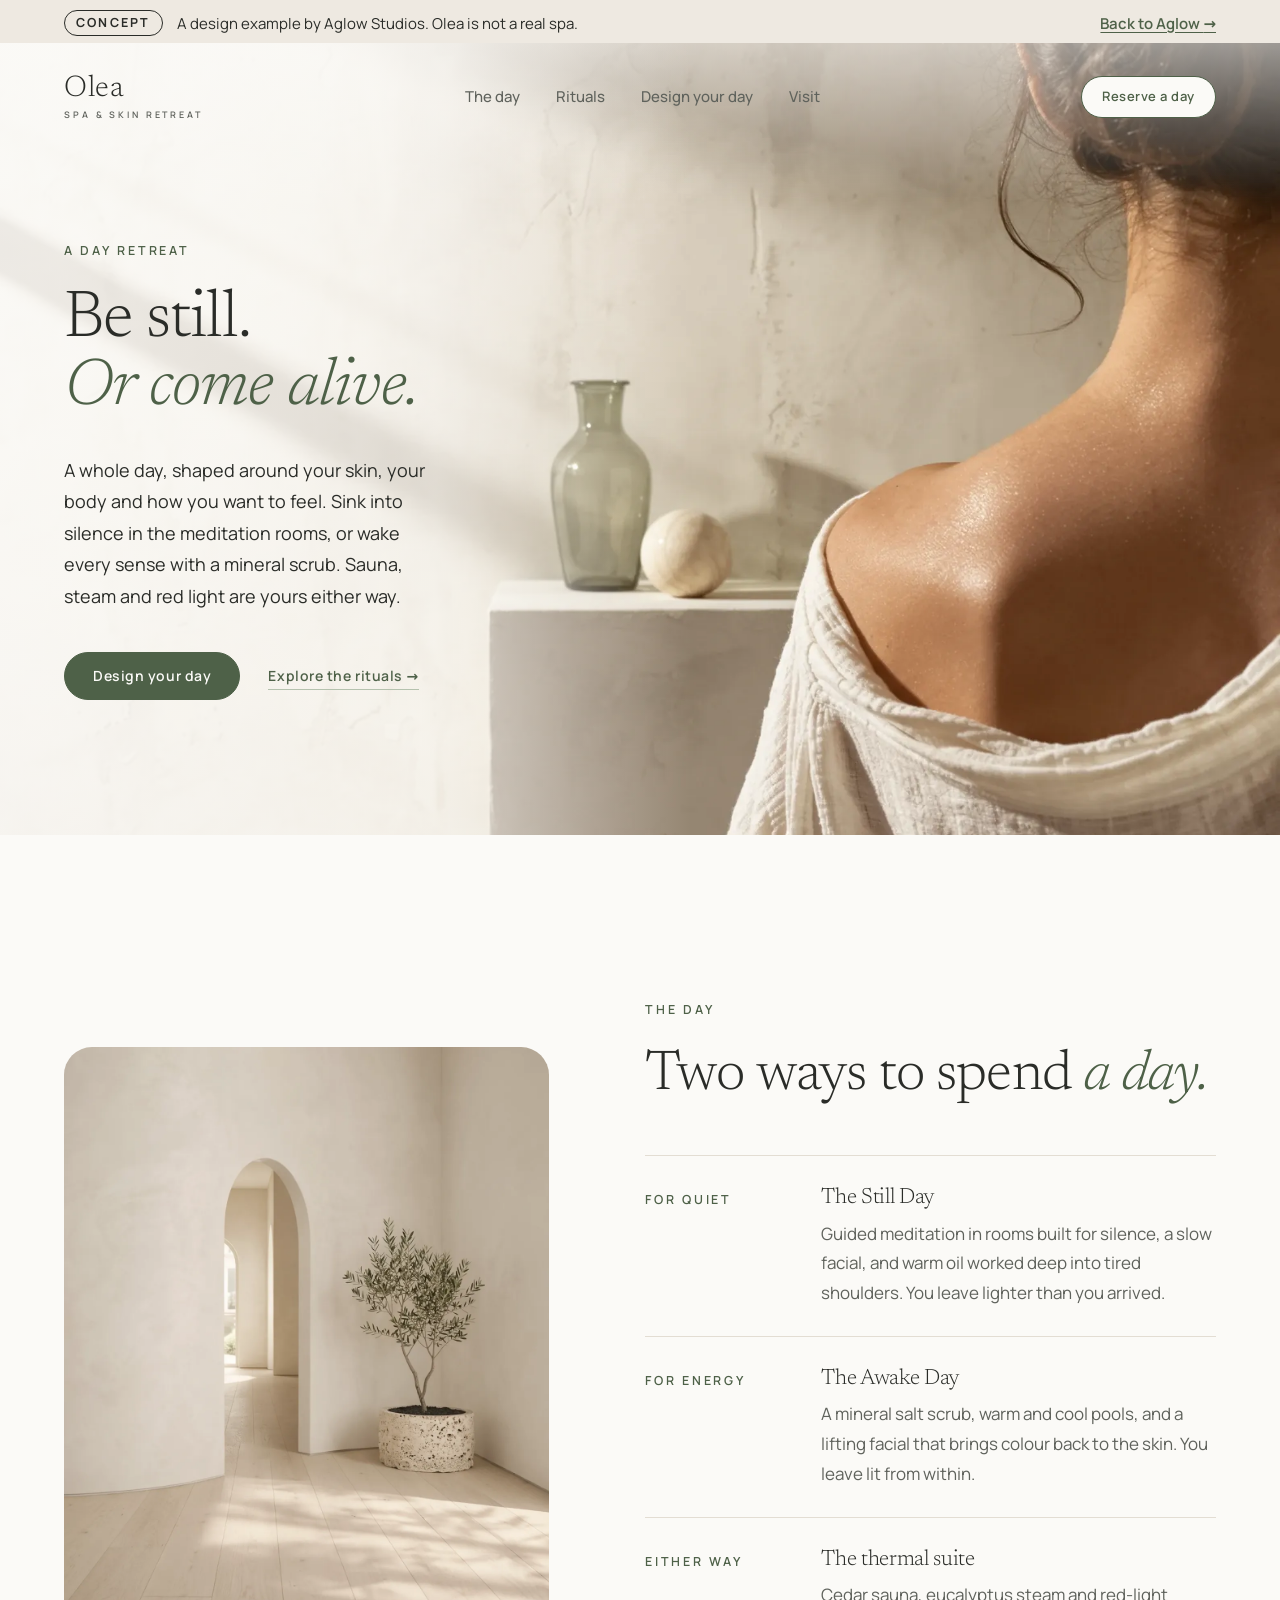
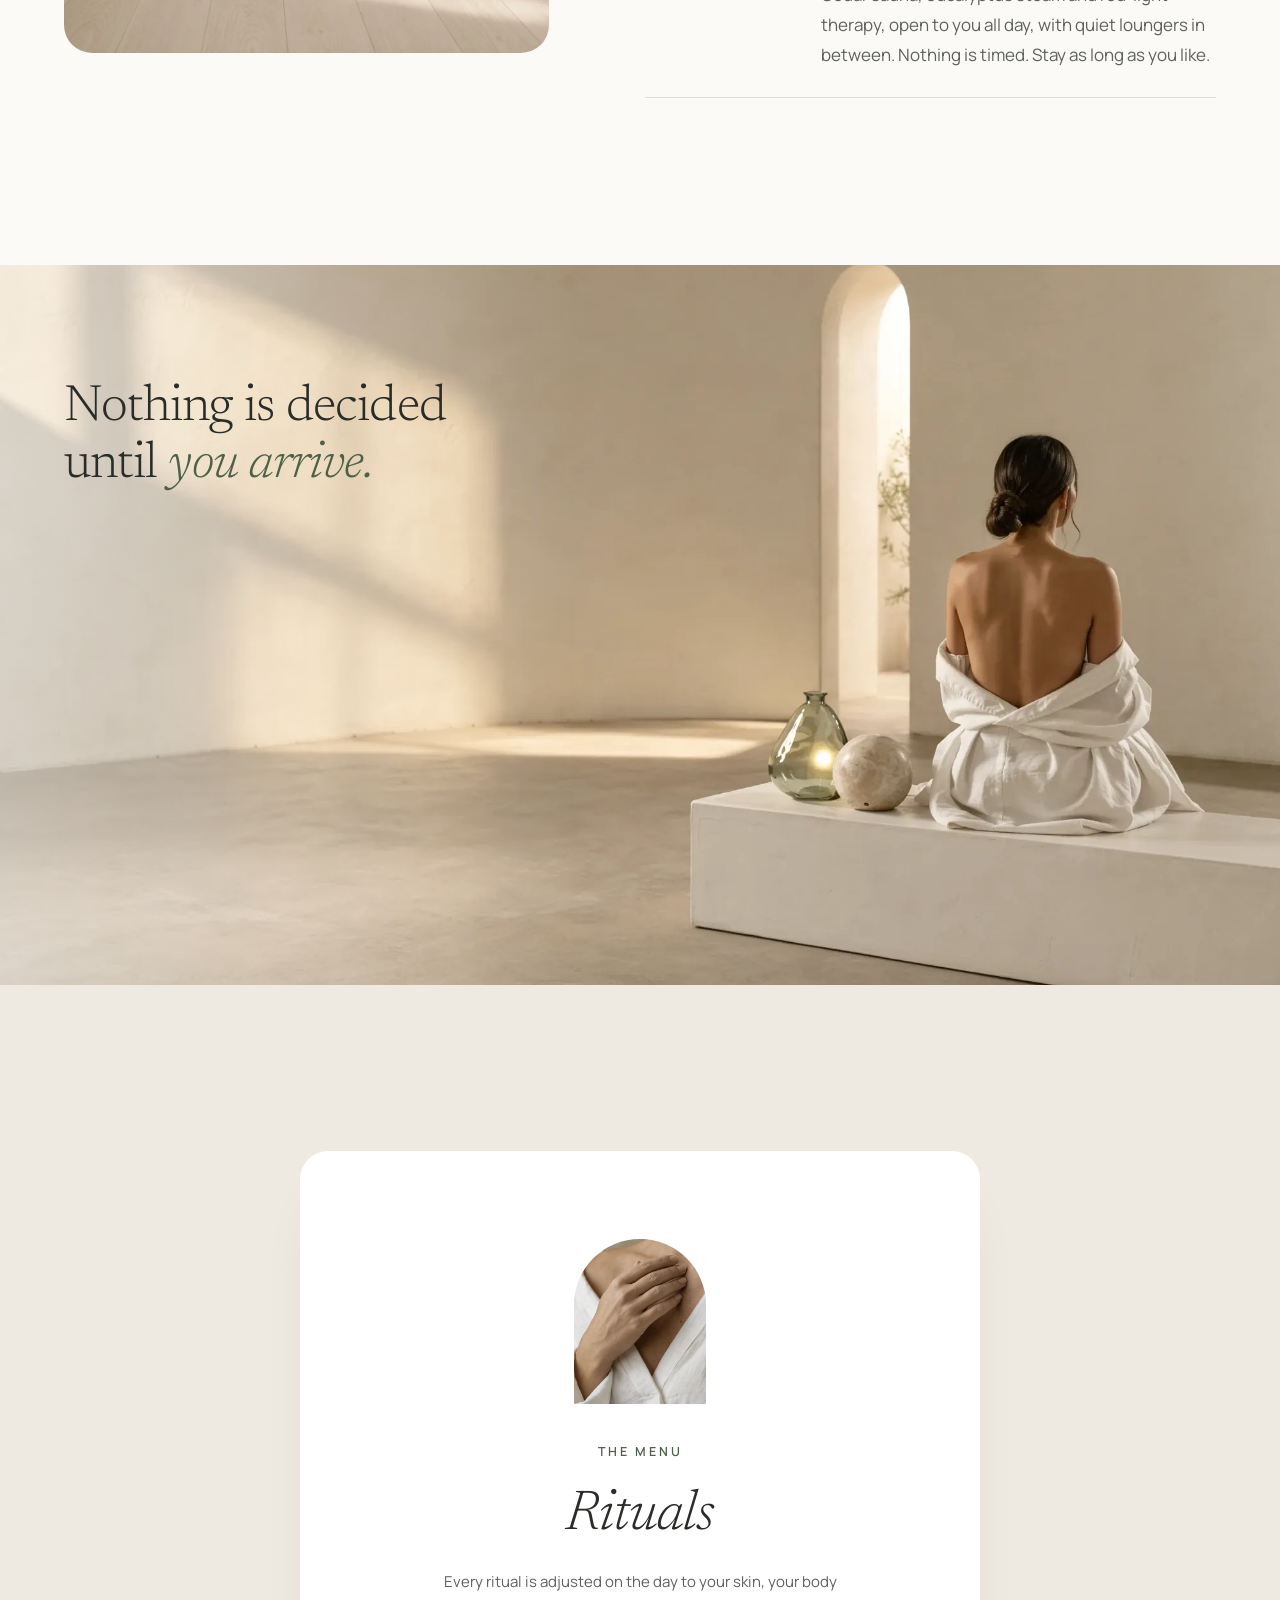
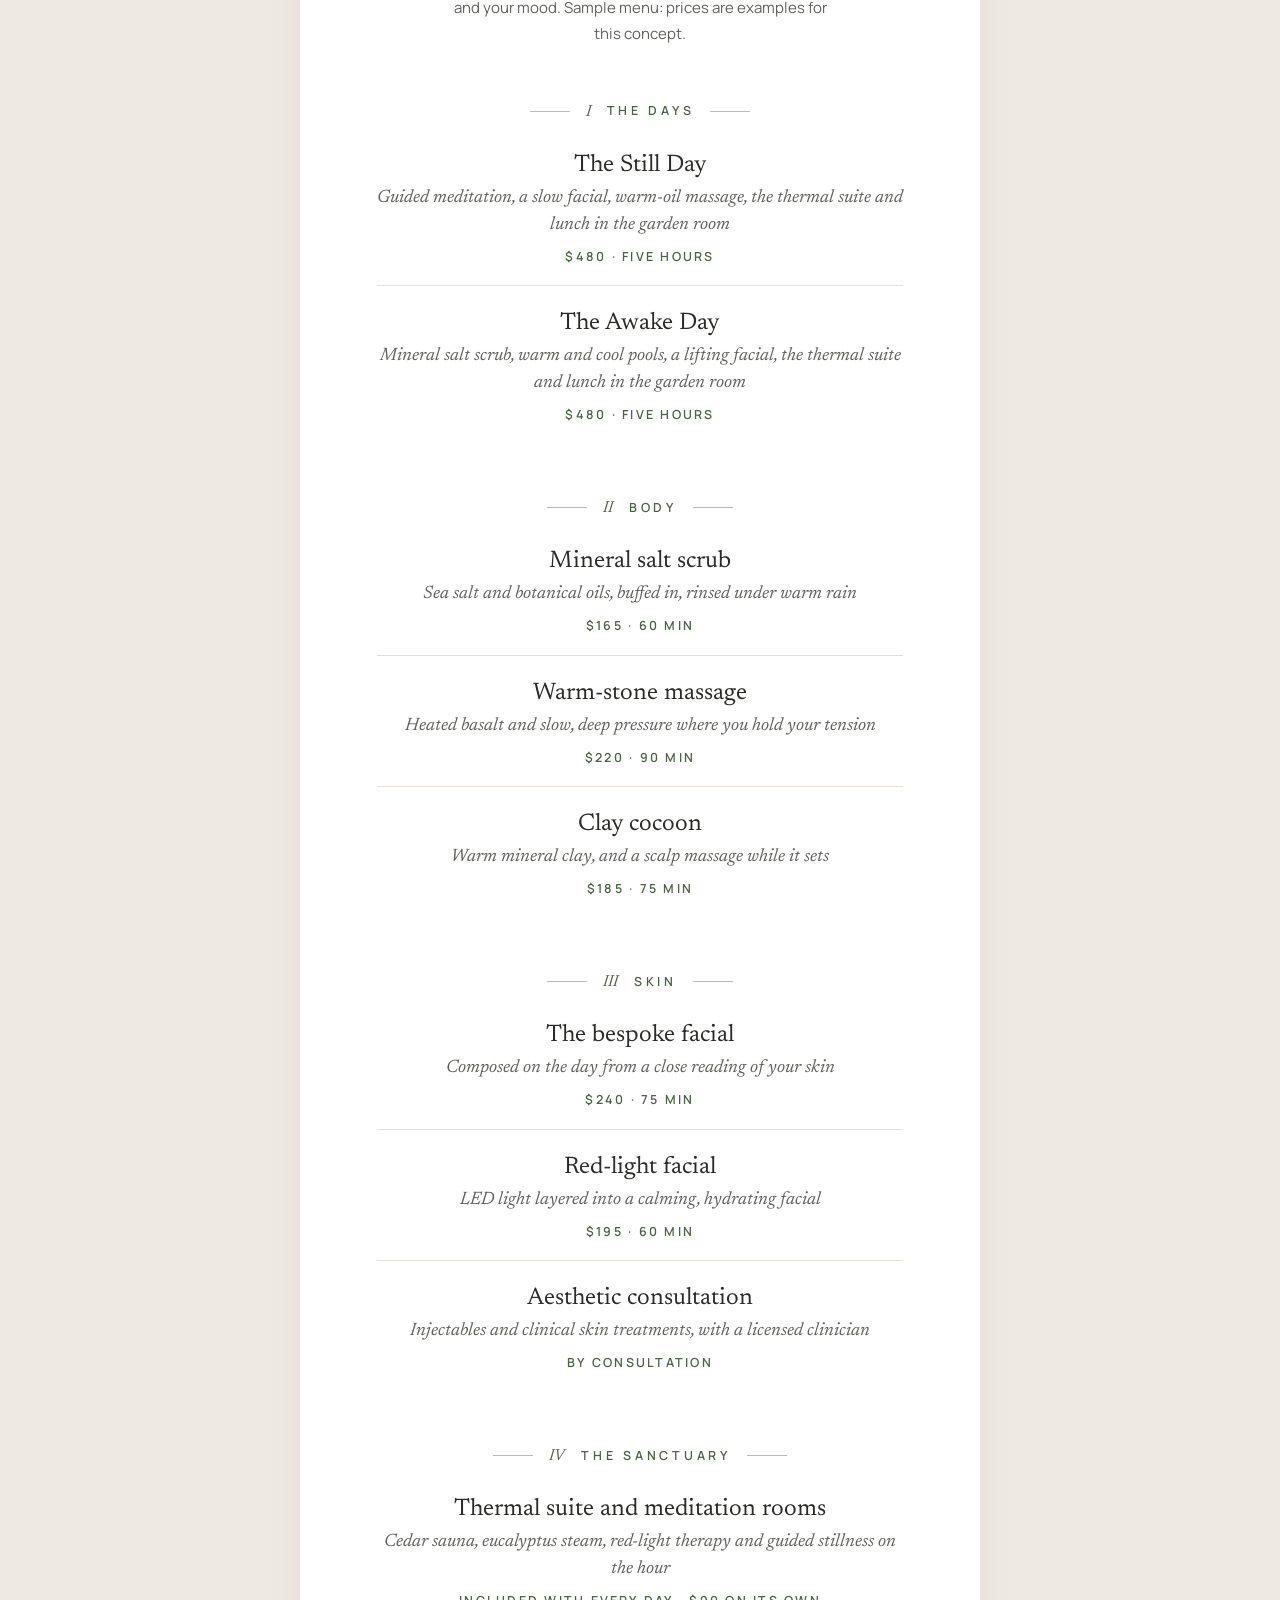
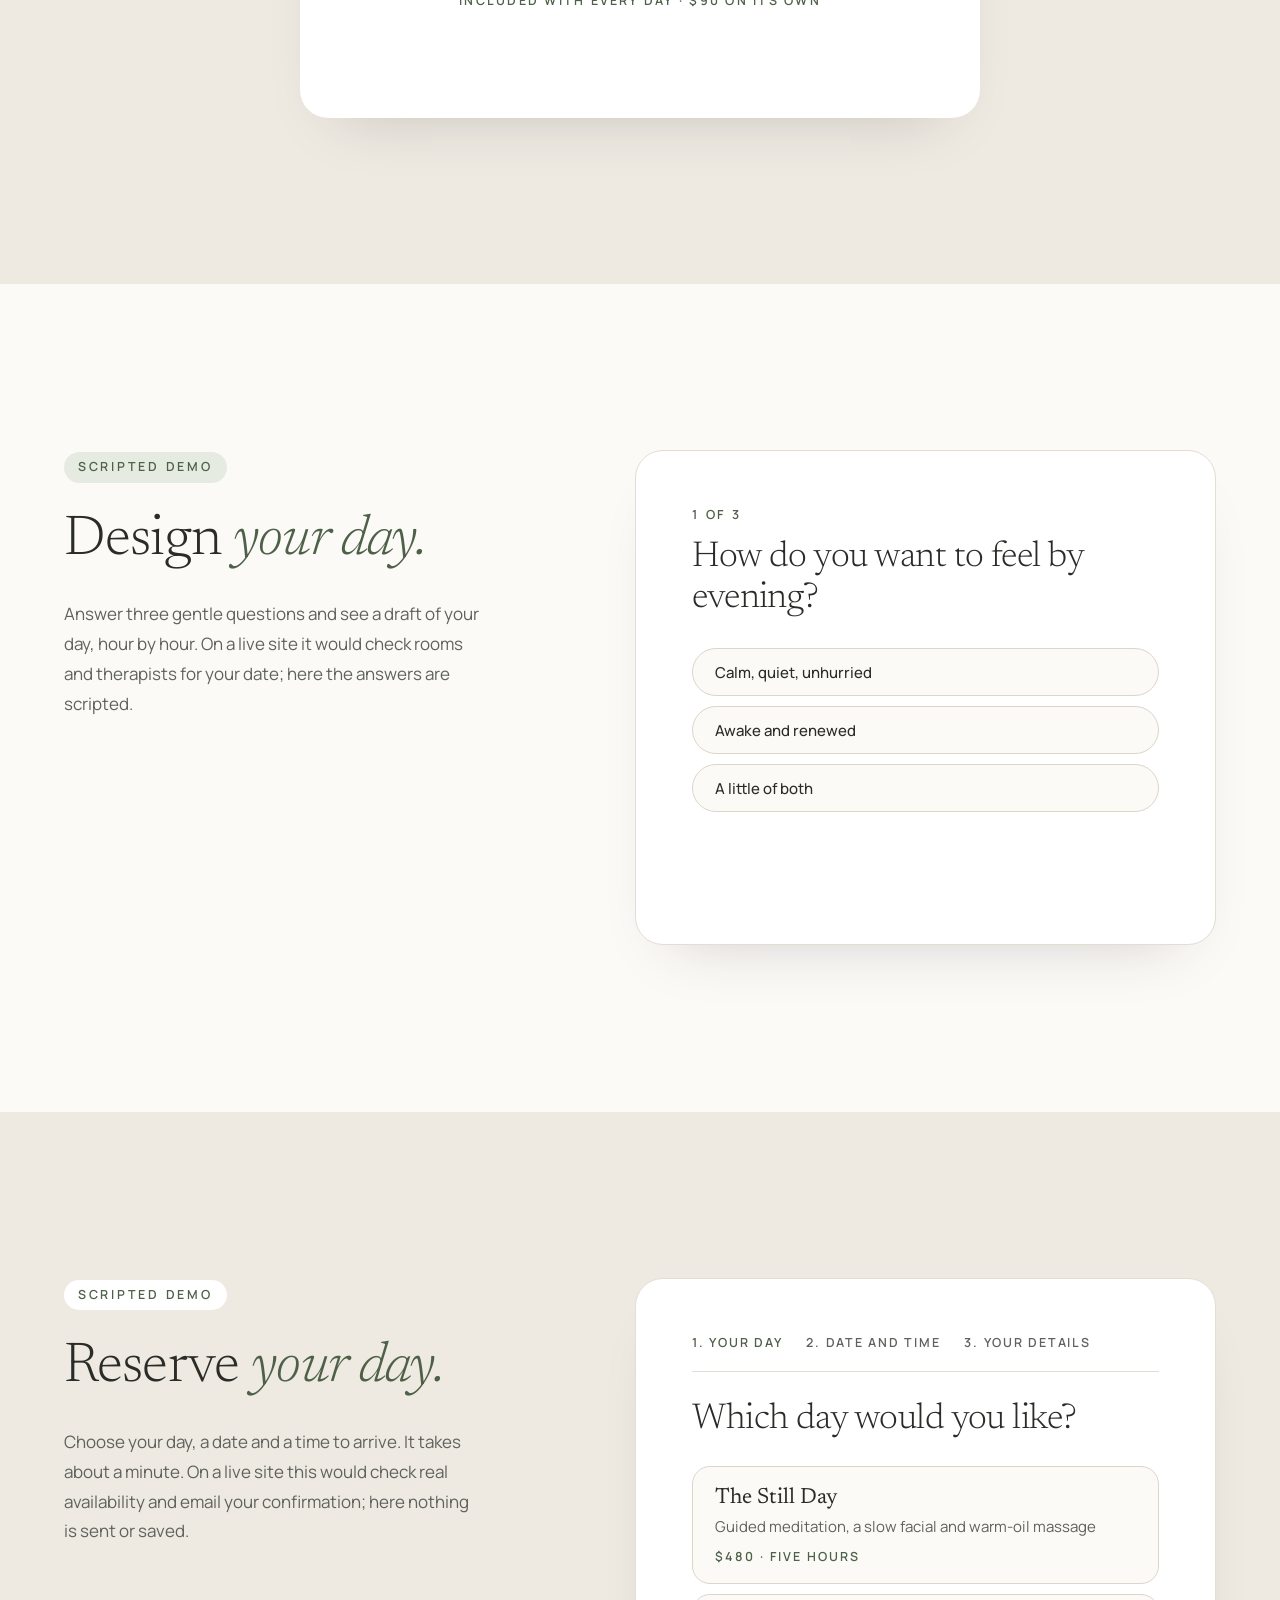
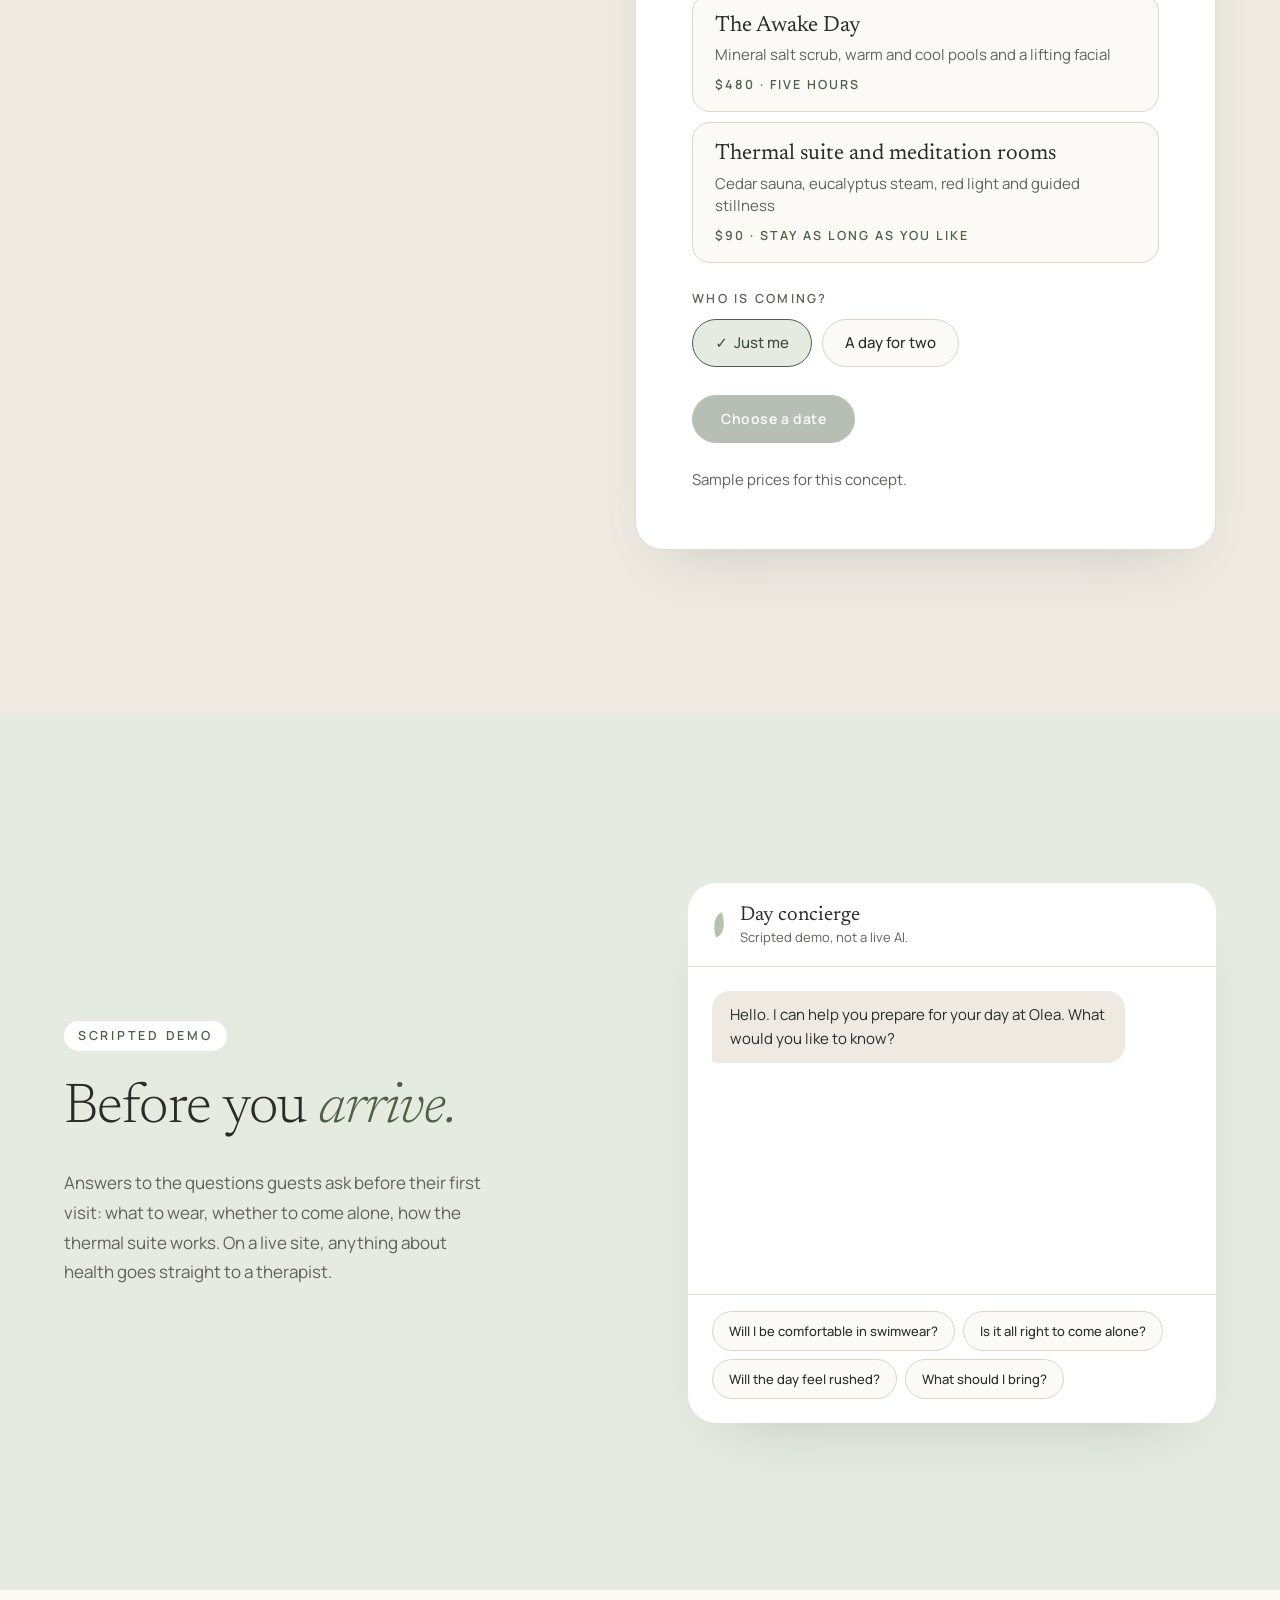
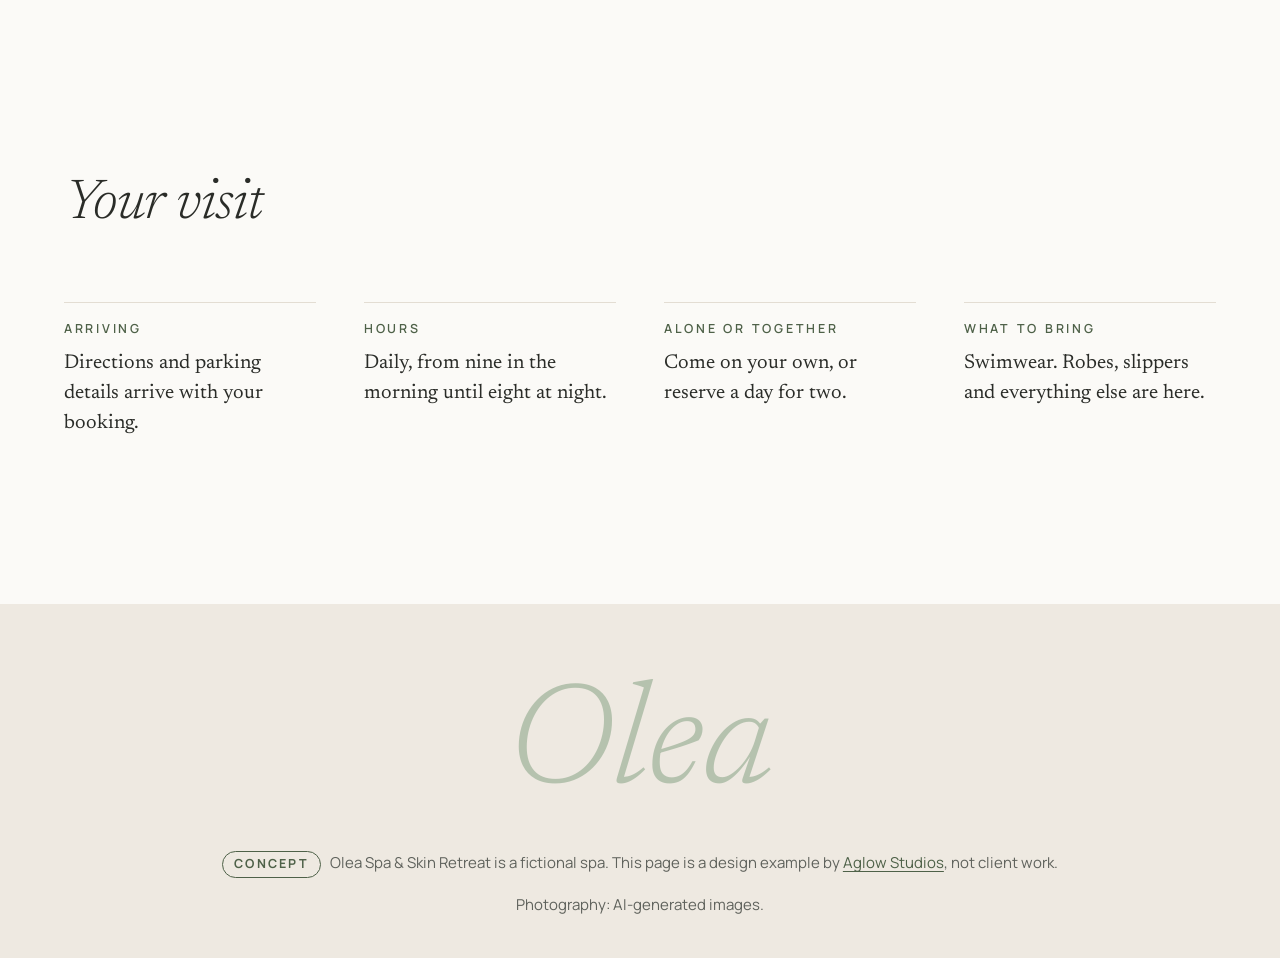
<file: concepts/medspa/index.html>
<!doctype html>
<html lang="en" class="no-js">
<head>
  <meta charset="utf-8">
  <meta name="viewport" content="width=device-width, initial-scale=1">
  <title>Olea Spa &amp; Skin Retreat · Concept by Aglow Studios</title>
  <meta name="description" content="A concept website for a fictional luxury spa, designed by Aglow Studios to show a calm, high-end direction. Not a real business.">
  <meta name="robots" content="noindex">
  <link rel="icon" href="favicon.svg" type="image/svg+xml">
  <link rel="preload" href="fonts/newsreader-latin-wght-normal.woff2" as="font" type="font/woff2" crossorigin>
  <link rel="stylesheet" href="medspa.css">
</head>
<body>
  <a class="skip" href="#main">Skip to content</a>

  <!-- Concept label: required on every concept page (see CLAUDE.md). -->
  <div class="concept-bar" role="note">
    <span class="concept-tag">Concept</span>
    <p>A design example by Aglow Studios. Olea is not a real spa.</p>
    <a href="../../index.html">Back to Aglow <span aria-hidden="true">&rarr;</span></a>
  </div>

  <header class="top">
    <a class="wordmark" href="#main" aria-label="Olea Spa and Skin Retreat, top of page">Olea<span>Spa &amp; skin retreat</span></a>
    <nav aria-label="Sections">
      <a href="#day">The day</a>
      <a href="#menu">Rituals</a>
      <a href="#finder">Design your day</a>
      <a href="#visit">Visit</a>
    </nav>
    <a class="btn btn--line" href="#reserve">Reserve a day</a>
  </header>

  <main id="main">
    <!-- Hero: full-bleed photo, copy on the empty wall (stacked on phones) -->
    <section class="hero" aria-labelledby="hero-title">
      <figure class="frame hero__img" data-ph="Placeholder image: shoulder and still life">
        <img src="../../assets/images/concepts/medspa-hero-2000.webp" srcset="../../assets/images/concepts/medspa-hero-1200.webp 1200w, ../../assets/images/concepts/medspa-hero-2000.webp 2000w" sizes="100vw" width="2000" height="1333" alt="A woman's bare shoulder seen from behind, a linen robe slipping off it, beside a sage-green glass vase and a stone sphere on a plaster plinth, with a window shadow across the wall." fetchpriority="high">
      </figure>
      <div class="hero__copy">
        <p class="eyebrow">A day retreat</p>
        <h1 id="hero-title">Be still.<br><em>Or come alive.</em></h1>
        <p class="lead">A whole day, shaped around your skin, your body and how you want to feel. Sink into silence in the meditation rooms, or wake every sense with a mineral scrub. Sauna, steam and red light are yours either way.</p>
        <div class="actions">
          <a class="btn btn--solid" href="#finder">Design your day</a>
          <a class="link" href="#menu">Explore the rituals <span aria-hidden="true">&rarr;</span></a>
        </div>
      </div>
    </section>

    <!-- The day: two ways through it -->
    <section class="approach" id="day" aria-labelledby="ap-title">
      <figure class="frame approach__img" data-ph="Placeholder image: arched room">
        <img src="../../assets/images/concepts/medspa-room-1200.webp" width="1200" height="1494" loading="lazy" alt="A curved limewashed wall with an arched doorway and a small olive tree in a stone planter, daylight falling across a pale oak floor.">
      </figure>
      <div class="approach__copy">
        <p class="eyebrow">The day</p>
        <h2 id="ap-title">Two ways to spend <em>a&nbsp;day.</em></h2>
        <ol class="steps">
          <li><span class="step__when">For quiet</span><h3>The Still Day</h3><p>Guided meditation in rooms built for silence, a slow facial, and warm oil worked deep into tired shoulders. You leave lighter than you arrived.</p></li>
          <li><span class="step__when">For energy</span><h3>The Awake Day</h3><p>A mineral salt scrub, warm and cool pools, and a lifting facial that brings colour back to the skin. You leave lit from within.</p></li>
          <li><span class="step__when">Either way</span><h3>The thermal suite</h3><p>Cedar sauna, eucalyptus steam and red-light therapy, open to you all day, with quiet loungers in between. Nothing is timed. Stay as long as you like.</p></li>
        </ol>
      </div>
    </section>

    <!-- Image band: full-bleed scene, short line on the wall -->
    <section class="band" aria-label="The spa">
      <figure class="frame band__img" data-ph="Placeholder image: figure in an arched room">
        <img src="../../assets/images/concepts/medspa-band-2000.webp" srcset="../../assets/images/concepts/medspa-band-1200.webp 1200w, ../../assets/images/concepts/medspa-band-2000.webp 2000w" sizes="100vw" width="2000" height="1333" loading="lazy" alt="A woman seen from behind, seated on a low plaster plinth in a quiet limewashed room with an arched doorway and light falling across the wall.">
      </figure>
      <p class="band__line">Nothing is decided until <em>you arrive.</em></p>
    </section>

    <!-- Rituals, laid out like a fine-dining menu -->
    <section class="menu" id="menu" aria-labelledby="menu-title">
      <div class="menu__card">
        <figure class="frame menu__img" data-ph="Placeholder image: detail">
          <img src="../../assets/images/concepts/medspa-detail-600.webp" width="600" height="538" loading="lazy" alt="A hand resting lightly on a collarbone, a white linen robe open at the neck.">
        </figure>
        <p class="eyebrow eyebrow--center">The menu</p>
        <h2 id="menu-title">Rituals</h2>
        <p class="menu__note">Every ritual is adjusted on the day to your skin, your body and your mood. Sample menu: prices are examples for this concept.</p>

        <div class="course">
          <h3><span>I</span>The days</h3>
          <div class="dish"><p class="dish__name">The Still Day</p><p class="dish__desc">Guided meditation, a slow facial, warm-oil massage, the thermal suite and lunch in the garden room</p><p class="dish__price">$480 &middot; Five hours</p></div>
          <div class="dish"><p class="dish__name">The Awake Day</p><p class="dish__desc">Mineral salt scrub, warm and cool pools, a lifting facial, the thermal suite and lunch in the garden room</p><p class="dish__price">$480 &middot; Five hours</p></div>
        </div>
        <div class="course">
          <h3><span>II</span>Body</h3>
          <div class="dish"><p class="dish__name">Mineral salt scrub</p><p class="dish__desc">Sea salt and botanical oils, buffed in, rinsed under warm rain</p><p class="dish__price">$165 &middot; 60 min</p></div>
          <div class="dish"><p class="dish__name">Warm-stone massage</p><p class="dish__desc">Heated basalt and slow, deep pressure where you hold your tension</p><p class="dish__price">$220 &middot; 90 min</p></div>
          <div class="dish"><p class="dish__name">Clay cocoon</p><p class="dish__desc">Warm mineral clay, and a scalp massage while it sets</p><p class="dish__price">$185 &middot; 75 min</p></div>
        </div>
        <div class="course">
          <h3><span>III</span>Skin</h3>
          <div class="dish"><p class="dish__name">The bespoke facial</p><p class="dish__desc">Composed on the day from a close reading of your skin</p><p class="dish__price">$240 &middot; 75 min</p></div>
          <div class="dish"><p class="dish__name">Red-light facial</p><p class="dish__desc">LED light layered into a calming, hydrating facial</p><p class="dish__price">$195 &middot; 60 min</p></div>
          <div class="dish"><p class="dish__name">Aesthetic consultation</p><p class="dish__desc">Injectables and clinical skin treatments, with a licensed clinician</p><p class="dish__price">By consultation</p></div>
        </div>
        <div class="course">
          <h3><span>IV</span>The sanctuary</h3>
          <div class="dish"><p class="dish__name">Thermal suite and meditation rooms</p><p class="dish__desc">Cedar sauna, eucalyptus steam, red-light therapy and guided stillness on the hour</p><p class="dish__price">Included with every day &middot; $90 on its own</p></div>
        </div>
      </div>
    </section>

    <!-- Demo 1: design your day -->
    <section class="finder" id="finder" aria-labelledby="finder-title">
      <div class="finder__intro">
        <p class="demo-tag">Scripted demo</p>
        <h2 id="finder-title">Design <em>your day.</em></h2>
        <p>Answer three gentle questions and see a draft of your day, hour by hour. On a live site it would check rooms and therapists for your date; here the answers are scripted.</p>
      </div>
      <div class="finder__card" data-finder>
        <div class="fq is-active" data-step="1" data-type="one" data-name="mood" role="group" aria-labelledby="fq1">
          <p class="fq__count">1 of 3</p>
          <h3 id="fq1">How do you want to feel by evening?</h3>
          <div class="chips chips--stack">
            <button type="button" class="chip" value="still">Calm, quiet, unhurried</button>
            <button type="button" class="chip" value="awake">Awake and renewed</button>
            <button type="button" class="chip" value="both">A little of both</button>
          </div>
        </div>
        <div class="fq" data-step="2" data-type="many" data-name="focus" role="group" aria-labelledby="fq2">
          <p class="fq__count">2 of 3</p>
          <h3 id="fq2">Where should we focus?</h3>
          <p class="fq__hint">Choose any that apply.</p>
          <div class="chips">
            <button type="button" class="chip" value="skin">Skin</button>
            <button type="button" class="chip" value="body">Body</button>
            <button type="button" class="chip" value="mind">Mind</button>
          </div>
          <button type="button" class="btn btn--solid" data-next disabled>Next</button>
        </div>
        <div class="fq" data-step="3" data-type="many" data-name="extras" role="group" aria-labelledby="fq3">
          <p class="fq__count">3 of 3</p>
          <h3 id="fq3">What should run through the day?</h3>
          <p class="fq__hint">Choose any that appeal.</p>
          <div class="chips">
            <button type="button" class="chip" value="sauna">Cedar sauna</button>
            <button type="button" class="chip" value="steam">Eucalyptus steam</button>
            <button type="button" class="chip" value="light">Red-light therapy</button>
            <button type="button" class="chip" value="meditate">Guided meditation</button>
          </div>
          <button type="button" class="btn btn--solid" data-next disabled>See my day</button>
        </div>
        <div class="fresult" data-fresult hidden tabindex="-1">
          <p class="fq__count">A draft of your day</p>
          <h3 data-ftitle></h3>
          <ol class="fresult__list" data-flist></ol>
          <div class="actions">
            <a class="btn btn--solid" href="#reserve" data-fbook>Reserve this day</a>
            <button type="button" class="link" data-frestart>Start again</button>
          </div>
          <p class="fine">Example itinerary. Your therapist adjusts it on arrival after reading your skin.</p>
        </div>
        <button type="button" class="link fback" data-fback hidden><span aria-hidden="true">&larr;</span> Back</button>
      </div>
    </section>

    <!-- Demo 2: online booking (scripted; nothing is sent or saved) -->
    <section class="reserve" id="reserve" aria-labelledby="reserve-title">
      <div class="reserve__inner">
        <div class="reserve__intro">
          <p class="demo-tag">Scripted demo</p>
          <h2 id="reserve-title">Reserve <em>your day.</em></h2>
          <p>Choose your day, a date and a time to arrive. It takes about a minute. On a live site this would check real availability and email your confirmation; here nothing is sent or saved.</p>
        </div>
        <div class="booking" data-booking>
          <ol class="booking__steps" aria-hidden="true"><li>Your day</li><li>Date and time</li><li>Your details</li></ol>

          <div class="bk is-active" role="group" aria-labelledby="bk1">
            <h3 id="bk1" tabindex="-1">Which day would you like?</h3>
            <div class="bk-options" data-options>
              <button type="button" class="bk-option" data-day="still" aria-pressed="false"><strong>The Still Day</strong><span>Guided meditation, a slow facial and warm-oil massage</span><em>$480 &middot; Five hours</em></button>
              <button type="button" class="bk-option" data-day="awake" aria-pressed="false"><strong>The Awake Day</strong><span>Mineral salt scrub, warm and cool pools and a lifting facial</span><em>$480 &middot; Five hours</em></button>
              <button type="button" class="bk-option" data-day="thermal" aria-pressed="false"><strong>Thermal suite and meditation rooms</strong><span>Cedar sauna, eucalyptus steam, red light and guided stillness</span><em>$90 &middot; Stay as long as you like</em></button>
            </div>
            <p class="bk-label" id="bk-guests">Who is coming?</p>
            <div class="chips bk-chips" role="group" aria-labelledby="bk-guests">
              <button type="button" class="chip" data-guests="1" aria-pressed="true">Just me</button>
              <button type="button" class="chip" data-guests="2" aria-pressed="false">A day for two</button>
            </div>
            <div class="actions"><button type="button" class="btn btn--solid" data-bk-next disabled>Choose a date</button></div>
            <p class="fine">Sample prices for this concept.</p>
          </div>

          <div class="bk" role="group" aria-labelledby="bk2">
            <h3 id="bk2" tabindex="-1">When would you like to come?</h3>
            <p class="bk-chosen" data-chosen></p>
            <p class="bk-label" id="bk-date">Date</p>
            <div class="bk-dates" data-dates role="group" aria-labelledby="bk-date"></div>
            <p class="bk-label" id="bk-time">Arrival time</p>
            <div class="chips bk-chips" data-times role="group" aria-labelledby="bk-time"></div>
            <div class="actions"><button type="button" class="btn btn--solid" data-bk-next disabled>Continue</button><button type="button" class="link" data-bk-back><span aria-hidden="true">&larr;</span> Back</button></div>
          </div>

          <form class="bk" novalidate aria-labelledby="bk3">
            <h3 id="bk3" tabindex="-1">Who is the day for?</h3>
            <p class="bk-chosen" data-chosen></p>
            <label class="bk-field"><span>Your name</span><input type="text" name="name" autocomplete="name" required></label>
            <label class="bk-field"><span>Email for your confirmation</span><input type="email" name="email" autocomplete="email" required></label>
            <p class="bk-error" data-bk-error role="alert" hidden></p>
            <div class="actions"><button type="submit" class="btn btn--solid">Confirm my day</button><button type="button" class="link" data-bk-back><span aria-hidden="true">&larr;</span> Back</button></div>
            <p class="fine">Demo only. Nothing is sent, saved or charged.</p>
          </form>

          <div class="bk bk-done" aria-labelledby="bk4">
            <p class="fq__count">Reserved</p>
            <h3 id="bk4" tabindex="-1" data-done-title></h3>
            <dl class="bk-receipt" data-receipt></dl>
            <p data-done-note></p>
            <div class="actions"><a class="btn btn--solid" href="#prep">Questions before you arrive?</a><button type="button" class="link" data-bk-restart>Reserve another day</button></div>
            <p class="fine">Example confirmation. Nothing was sent, saved or charged.</p>
          </div>
        </div>
      </div>
    </section>

    <!-- Demo 3: day concierge -->
    <section class="prep" id="prep" aria-labelledby="prep-title">
      <div class="prep__copy">
        <p class="demo-tag">Scripted demo</p>
        <h2 id="prep-title">Before you <em>arrive.</em></h2>
        <p>Answers to the questions guests ask before their first visit: what to wear, whether to come alone, how the thermal suite works. On a live site, anything about health goes straight to a therapist.</p>
      </div>
      <div class="assistant" data-assistant>
        <div class="assistant__head">
          <span class="leaf" aria-hidden="true"></span>
          <p><strong>Day concierge</strong><span>Scripted demo, not a live AI.</span></p>
        </div>
        <div class="assistant__body" aria-live="polite"></div>
        <div class="assistant__suggest" aria-label="Suggested questions"></div>
      </div>
    </section>

    <!-- Visit -->
    <section class="visit" id="visit" aria-labelledby="visit-title">
      <h2 id="visit-title">Your visit</h2>
      <dl class="visit__grid">
        <div><dt>Arriving</dt><dd>Directions and parking details arrive with your booking.</dd></div>
        <div><dt>Hours</dt><dd>Daily, from nine in the morning until eight at night.</dd></div>
        <div><dt>Alone or together</dt><dd>Come on your own, or reserve a day for two.</dd></div>
        <div><dt>What to bring</dt><dd>Swimwear. Robes, slippers and everything else are here.</dd></div>
      </dl>
    </section>
  </main>

  <footer class="foot">
    <p class="foot__mark" aria-hidden="true">Olea</p>
    <p><span class="concept-tag">Concept</span> Olea Spa &amp; Skin Retreat is a fictional spa. This page is a design example by <a href="../../index.html">Aglow Studios</a>, not client work.</p>
    <p>Photography: AI-generated images.</p>
  </footer>

  <script src="medspa.js"></script>
</body>
</html>
</file>
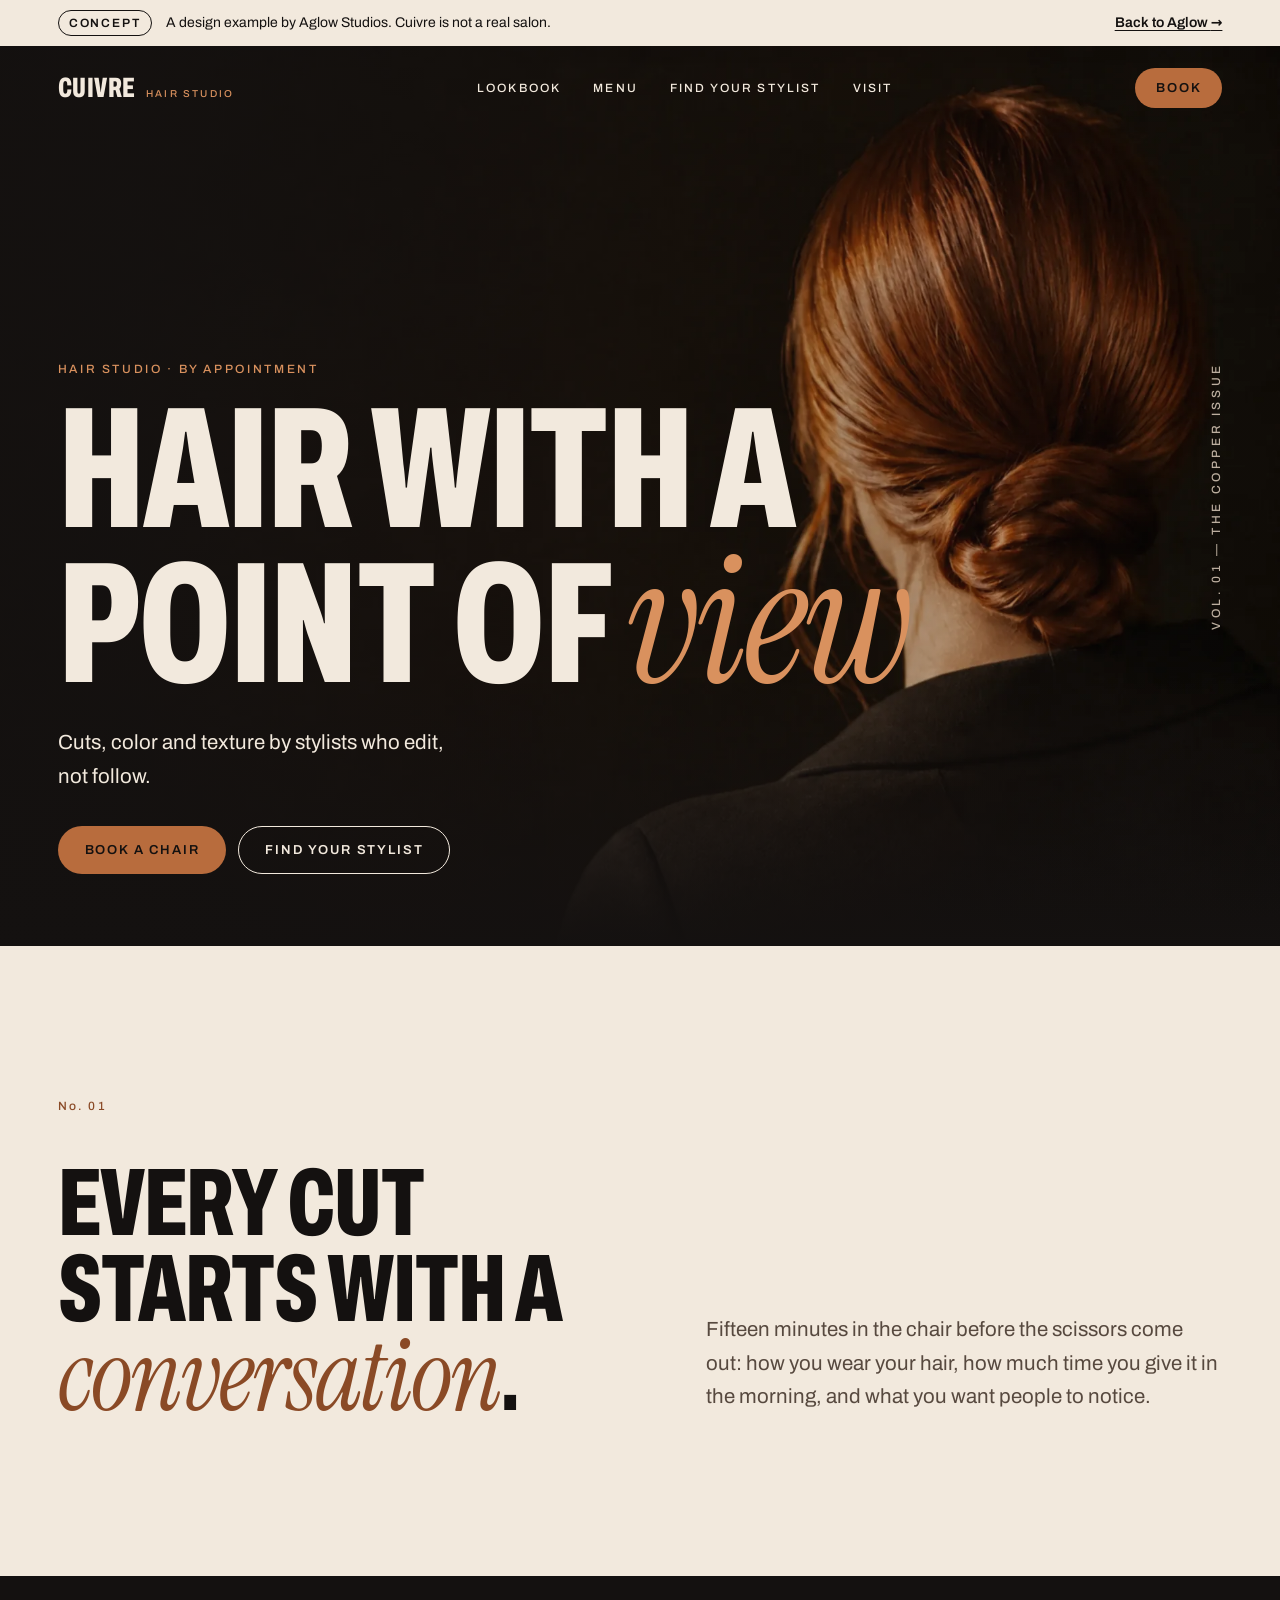
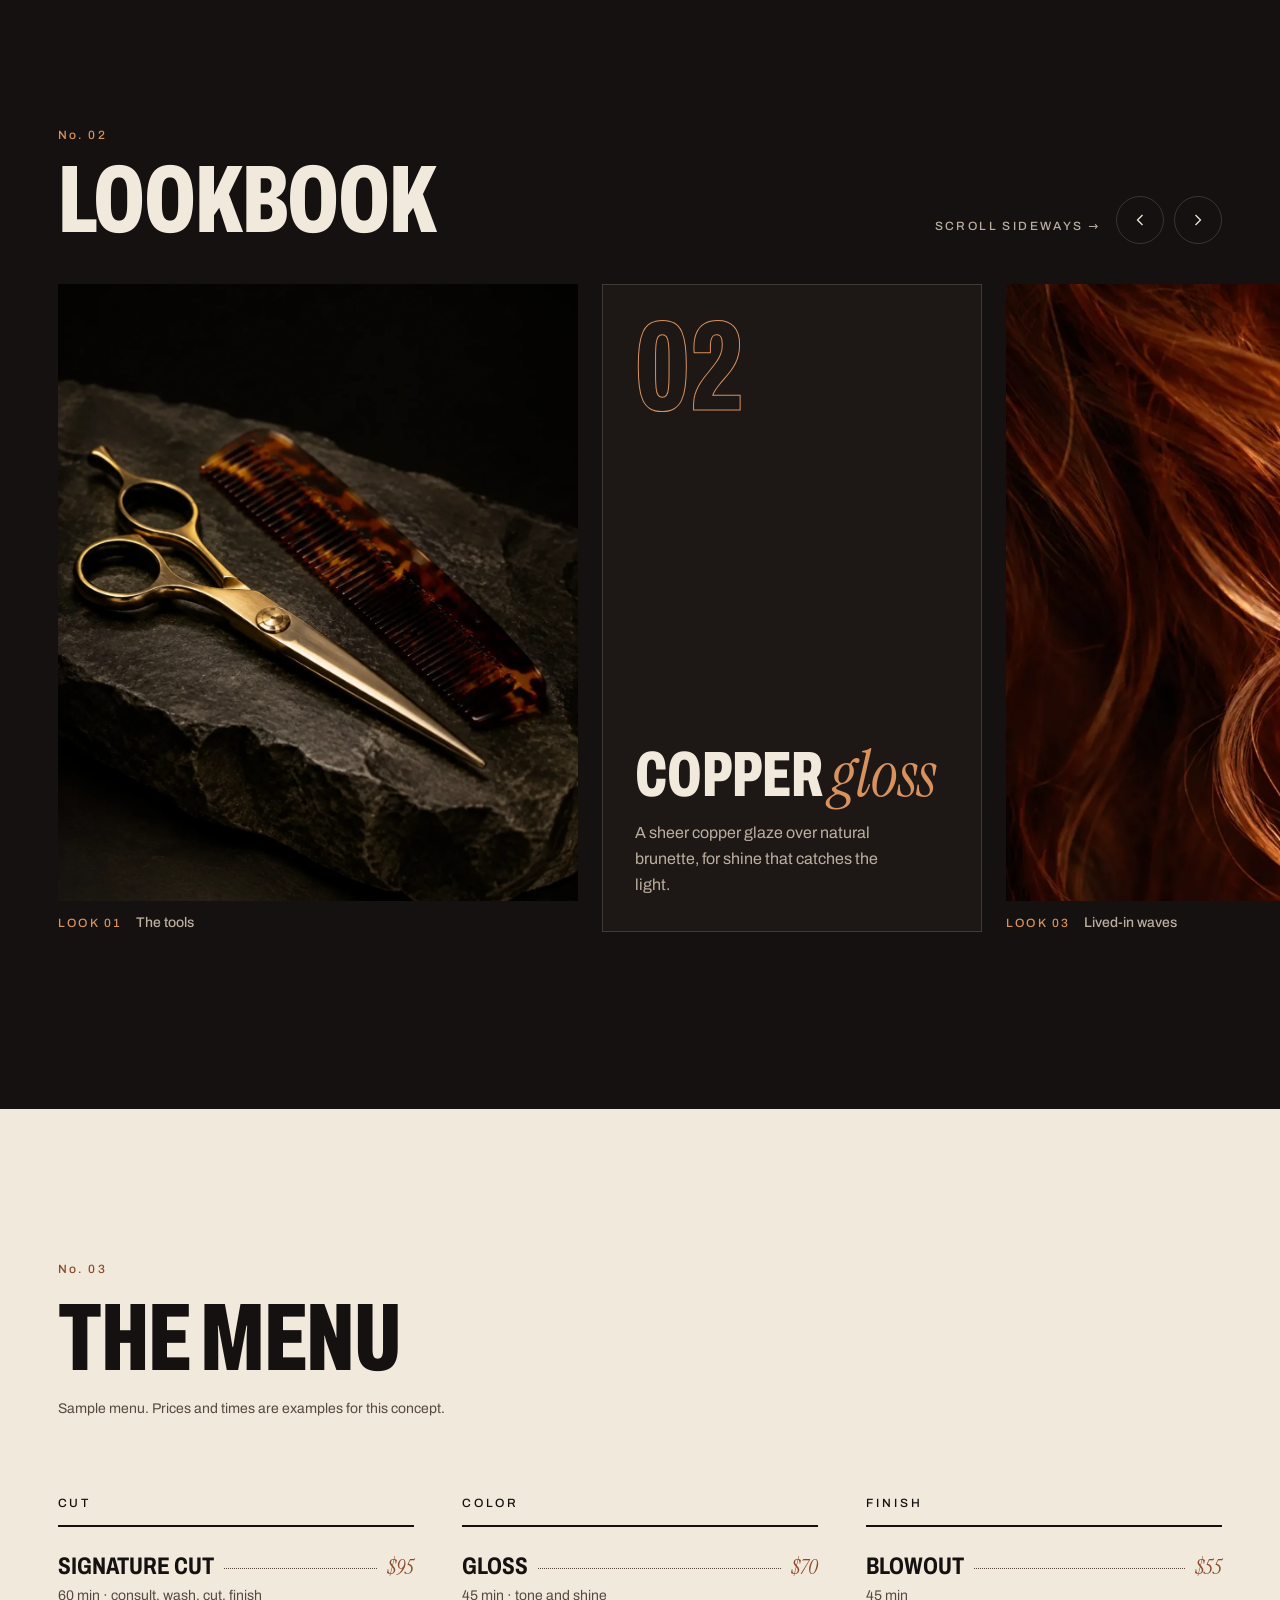
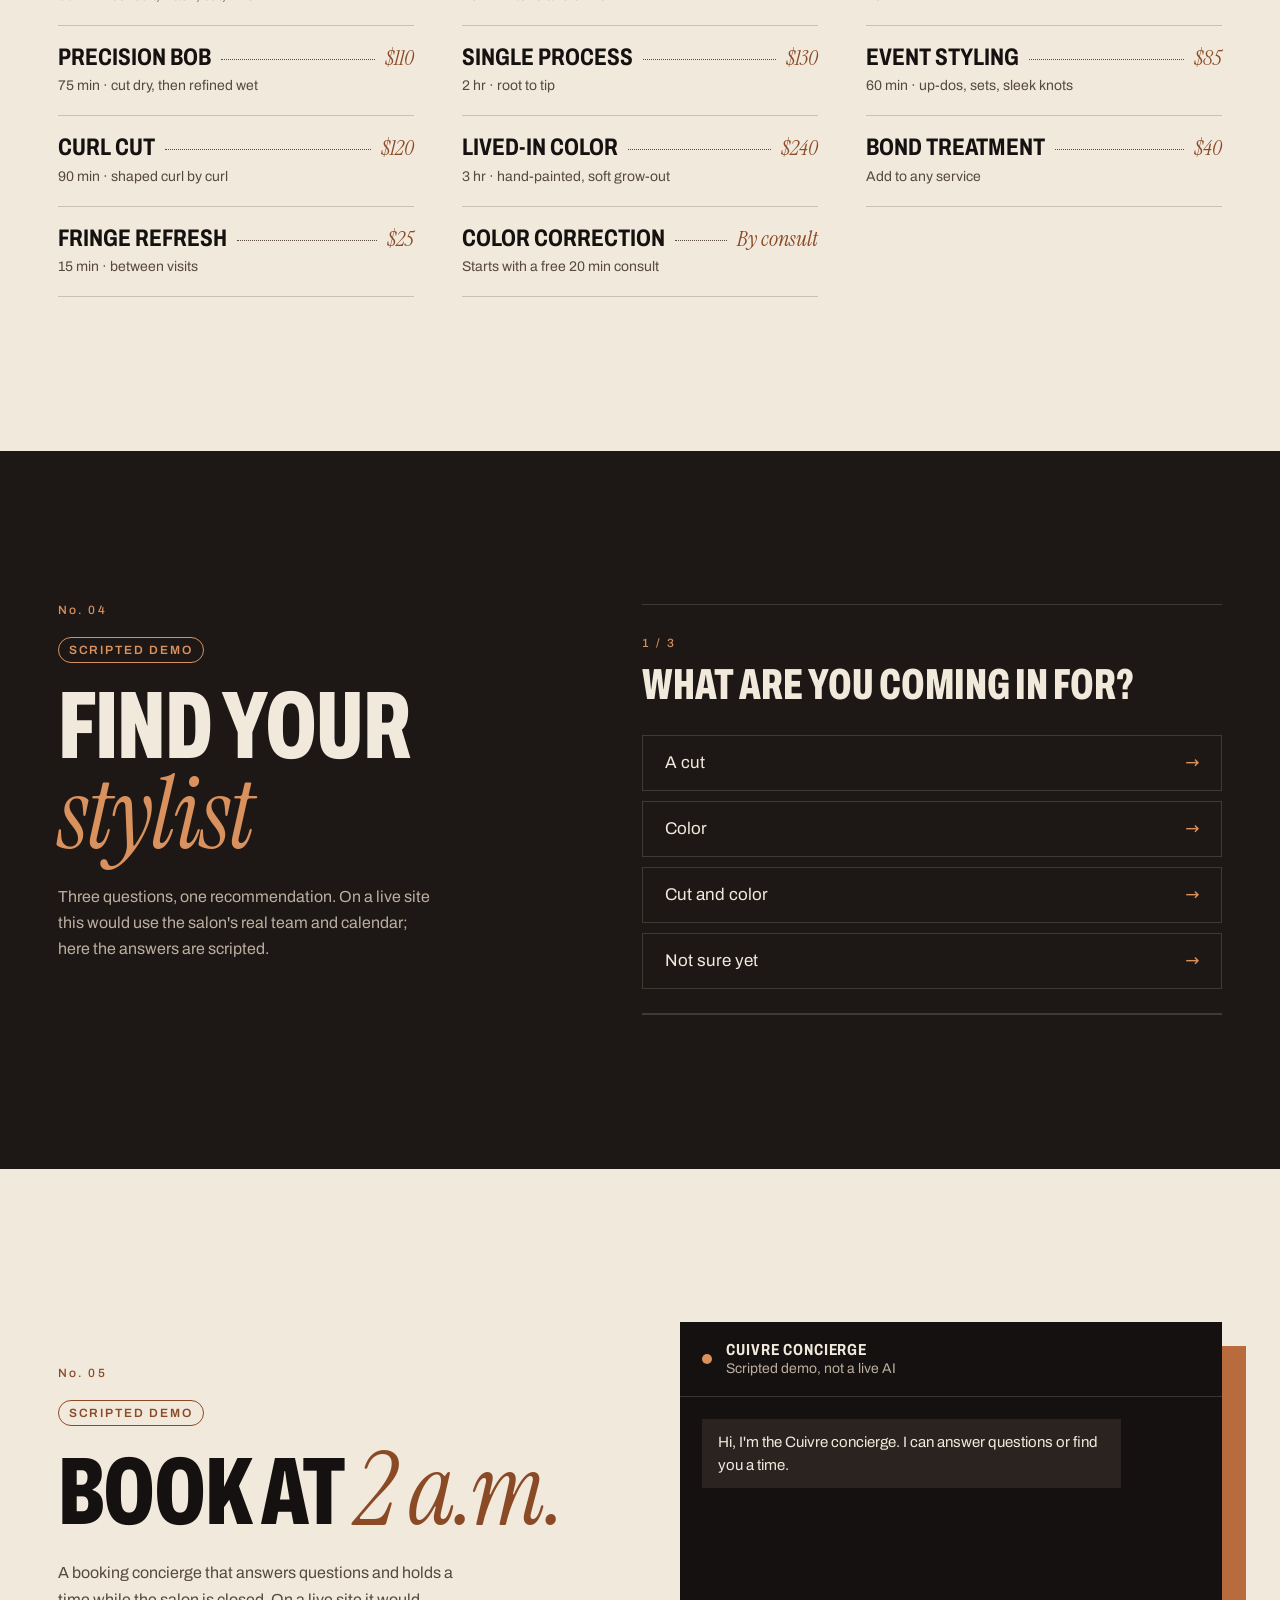
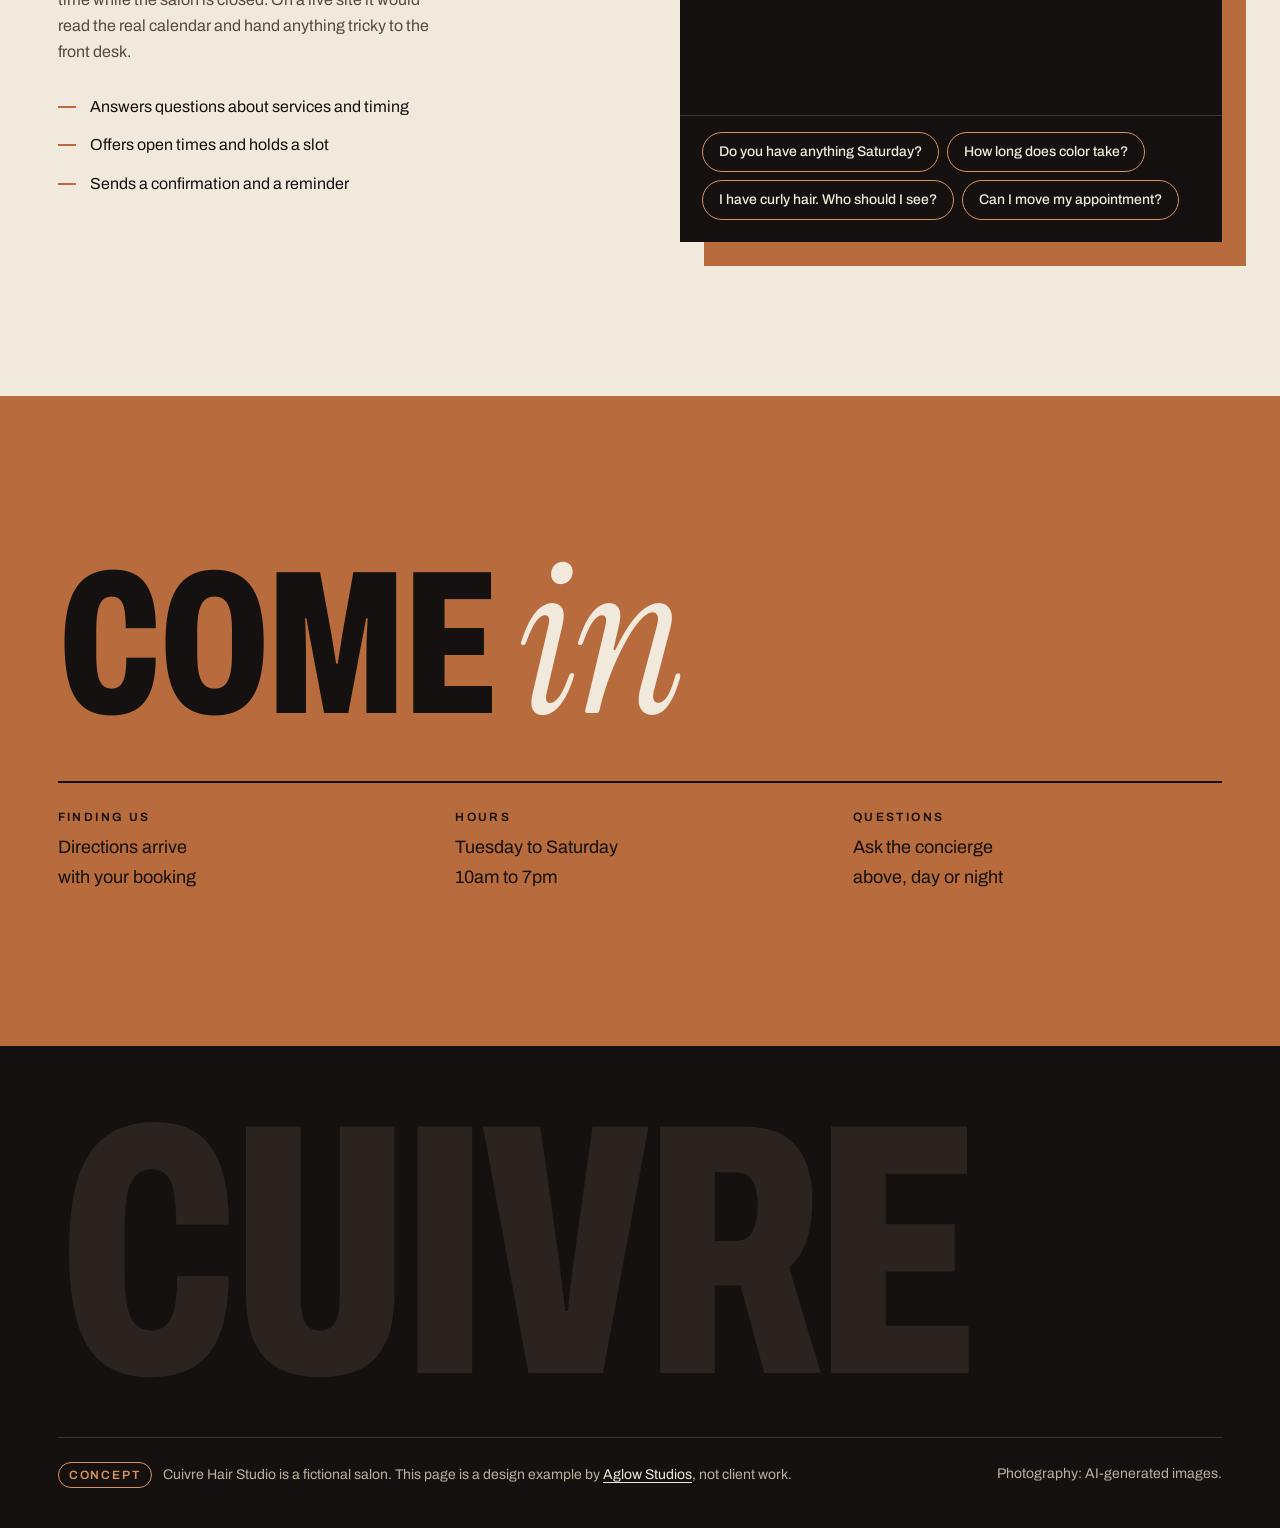
<file: concepts/salon/index.html>
<!doctype html>
<html lang="en" class="no-js">
<head>
  <meta charset="utf-8">
  <meta name="viewport" content="width=device-width, initial-scale=1">
  <title>Cuivre Hair Studio · Concept by Aglow Studios</title>
  <meta name="description" content="A concept website for a fictional hair salon, designed by Aglow Studios to show a fashion-editorial direction. Not a real business.">
  <meta name="robots" content="noindex">
  <link rel="icon" href="favicon.svg" type="image/svg+xml">
  <link rel="preload" href="fonts/archivo-latin-wdth-wght.woff2" as="font" type="font/woff2" crossorigin>
  <link rel="stylesheet" href="salon.css">
</head>
<body>
  <a class="skip" href="#main">Skip to content</a>

  <!-- Concept label: required on every concept page (see CLAUDE.md). -->
  <div class="concept-bar" role="note">
    <span class="concept-tag">Concept</span>
    <p>A design example by Aglow Studios. Cuivre is not a real salon.</p>
    <a href="../../index.html">Back to Aglow <span aria-hidden="true">&rarr;</span></a>
  </div>

  <header class="top">
    <a class="wordmark" href="#main" aria-label="Cuivre Hair Studio, top of page">Cuivre<span>Hair Studio</span></a>
    <nav aria-label="Sections">
      <a href="#lookbook">Lookbook</a>
      <a href="#menu">Menu</a>
      <a href="#match">Find your stylist</a>
      <a href="#visit">Visit</a>
    </nav>
    <a class="btn btn--copper" href="#book">Book</a>
  </header>

  <main id="main">
    <!-- Hero: full-bleed portrait -->
    <section class="hero" aria-labelledby="hero-title">
      <figure class="frame hero__img" data-ph="Placeholder image: hero portrait, faceless">
        <img src="../../assets/images/concepts/salon-hero-2000.webp" srcset="../../assets/images/concepts/salon-hero-1200.webp 1200w, ../../assets/images/concepts/salon-hero-2000.webp 2000w" sizes="100vw" width="2000" height="1333" alt="Back view of a woman with copper hair in a low twisted knot, wearing a dark jacket, against a warm black backdrop." fetchpriority="high">
      </figure>
      <div class="hero__copy">
        <p class="kicker">Hair studio &middot; By appointment</p>
        <h1 id="hero-title" class="mega">Hair with a<br>point of <em>view</em></h1>
        <p class="hero__lead">Cuts, color and texture by stylists who edit, not follow.</p>
        <div class="hero__actions">
          <a class="btn btn--copper" href="#book">Book a chair</a>
          <a class="btn btn--line" href="#match">Find your stylist</a>
        </div>
      </div>
      <p class="hero__issue" aria-hidden="true">Vol. 01 &mdash; The copper issue</p>
    </section>

    <!-- Statement -->
    <section class="statement" aria-labelledby="st-title">
      <p class="index" aria-hidden="true">01</p>
      <h2 id="st-title" class="tall">Every cut starts with a <em>conversation</em>.</h2>
      <p class="statement__body">Fifteen minutes in the chair before the scissors come out: how you wear your hair, how much time you give it in the morning, and what you want people to notice.</p>
    </section>

    <!-- Lookbook: sideways scroll -->
    <section class="lookbook" id="lookbook" aria-labelledby="lb-title">
      <div class="lookbook__head">
        <p class="index" aria-hidden="true">02</p>
        <h2 id="lb-title" class="tall">Lookbook</h2>
        <p class="lookbook__hint">Scroll sideways <span aria-hidden="true">&rarr;</span></p>
        <div class="lookbook__ctrl">
          <button type="button" class="round" data-scroll="-1" aria-label="Previous looks"><svg viewBox="0 0 24 24" aria-hidden="true"><path d="M15 18l-6-6 6-6"/></svg></button>
          <button type="button" class="round" data-scroll="1" aria-label="Next looks"><svg viewBox="0 0 24 24" aria-hidden="true"><path d="M9 18l6-6-6-6"/></svg></button>
        </div>
      </div>
      <div class="track" tabindex="0" role="region" aria-label="Lookbook, scrolls sideways">
        <figure class="look look--tall">
          <div class="frame" data-ph="Placeholder image: still life, scissors and comb">
            <img src="../../assets/images/concepts/salon-look-1-1200.webp" width="1200" height="1487" loading="lazy" alt="Gold hair shears beside a tortoiseshell comb on dark slate, under a single warm light.">
          </div>
          <figcaption><span>Look 01</span> The tools</figcaption>
        </figure>
        <article class="look look--text">
          <p class="look__no">02</p>
          <h3>Copper <em>gloss</em></h3>
          <p>A sheer copper glaze over natural brunette, for shine that catches the light.</p>
        </article>
        <figure class="look look--wide">
          <div class="frame" data-ph="Placeholder image: hair texture close-up">
            <img src="../../assets/images/concepts/salon-look-2-1200.webp" width="1200" height="1487" loading="lazy" alt="Close-up of loose copper waves catching warm light against a black background.">
          </div>
          <figcaption><span>Look 03</span> Lived-in waves</figcaption>
        </figure>
        <article class="look look--text look--copper">
          <p class="look__no">04</p>
          <h3>The blunt <em>bob</em></h3>
          <p>One length, cut dry, sharp at the jaw. Grows out without losing its line.</p>
        </article>
        <figure class="look look--tall">
          <div class="frame frame--crop" data-ph="Placeholder image: hero portrait, alternate crop">
            <img src="../../assets/images/concepts/salon-hero-1200.webp" width="1200" height="800" loading="lazy" alt="Detail of a copper low twisted knot.">
          </div>
          <figcaption><span>Look 05</span> The low knot</figcaption>
        </figure>
        <article class="look look--text look--end">
          <h3>Your look, <em>next</em></h3>
          <p>Not sure what to ask for? Three questions and we will point you to the right stylist.</p>
          <a class="btn btn--copper" href="#match">Find your stylist</a>
        </article>
      </div>
    </section>

    <!-- Menu -->
    <section class="menu" id="menu" aria-labelledby="menu-title">
      <div class="menu__head">
        <p class="index" aria-hidden="true">03</p>
        <h2 id="menu-title" class="tall">The menu</h2>
        <p class="note">Sample menu. Prices and times are examples for this concept.</p>
      </div>
      <div class="menu__cols">
        <div class="menu__group">
          <h3>Cut</h3>
          <ul>
            <li><span class="item">Signature cut</span><span class="dots" aria-hidden="true"></span><span class="price">$95</span><span class="meta">60 min &middot; consult, wash, cut, finish</span></li>
            <li><span class="item">Precision bob</span><span class="dots" aria-hidden="true"></span><span class="price">$110</span><span class="meta">75 min &middot; cut dry, then refined wet</span></li>
            <li><span class="item">Curl cut</span><span class="dots" aria-hidden="true"></span><span class="price">$120</span><span class="meta">90 min &middot; shaped curl by curl</span></li>
            <li><span class="item">Fringe refresh</span><span class="dots" aria-hidden="true"></span><span class="price">$25</span><span class="meta">15 min &middot; between visits</span></li>
          </ul>
        </div>
        <div class="menu__group">
          <h3>Color</h3>
          <ul>
            <li><span class="item">Gloss</span><span class="dots" aria-hidden="true"></span><span class="price">$70</span><span class="meta">45 min &middot; tone and shine</span></li>
            <li><span class="item">Single process</span><span class="dots" aria-hidden="true"></span><span class="price">$130</span><span class="meta">2 hr &middot; root to tip</span></li>
            <li><span class="item">Lived-in color</span><span class="dots" aria-hidden="true"></span><span class="price">$240</span><span class="meta">3 hr &middot; hand-painted, soft grow-out</span></li>
            <li><span class="item">Color correction</span><span class="dots" aria-hidden="true"></span><span class="price">By consult</span><span class="meta">Starts with a free 20 min consult</span></li>
          </ul>
        </div>
        <div class="menu__group">
          <h3>Finish</h3>
          <ul>
            <li><span class="item">Blowout</span><span class="dots" aria-hidden="true"></span><span class="price">$55</span><span class="meta">45 min</span></li>
            <li><span class="item">Event styling</span><span class="dots" aria-hidden="true"></span><span class="price">$85</span><span class="meta">60 min &middot; up-dos, sets, sleek knots</span></li>
            <li><span class="item">Bond treatment</span><span class="dots" aria-hidden="true"></span><span class="price">$40</span><span class="meta">Add to any service</span></li>
          </ul>
        </div>
      </div>
    </section>

    <!-- AI demo 1: stylist-match quiz -->
    <section class="match" id="match" aria-labelledby="match-title">
      <div class="match__intro">
        <p class="index" aria-hidden="true">04</p>
        <p class="demo-tag">Scripted demo</p>
        <h2 id="match-title" class="tall">Find your <em>stylist</em></h2>
        <p>Three questions, one recommendation. On a live site this would use the salon's real team and calendar; here the answers are scripted.</p>
      </div>
      <div class="quiz" data-quiz>
        <fieldset class="q is-active" data-step="1">
          <legend><span class="q__no">1 / 3</span> What are you coming in for?</legend>
          <div class="opts">
            <button type="button" data-name="service" value="cut">A cut</button>
            <button type="button" data-name="service" value="color">Color</button>
            <button type="button" data-name="service" value="both">Cut and color</button>
            <button type="button" data-name="service" value="unsure">Not sure yet</button>
          </div>
        </fieldset>
        <fieldset class="q" data-step="2">
          <legend><span class="q__no">2 / 3</span> How would you describe your hair?</legend>
          <div class="opts">
            <button type="button" data-name="texture" value="straight">Straight</button>
            <button type="button" data-name="texture" value="wavy">Wavy</button>
            <button type="button" data-name="texture" value="curly">Curly or coily</button>
          </div>
        </fieldset>
        <fieldset class="q" data-step="3">
          <legend><span class="q__no">3 / 3</span> How much change are you after?</legend>
          <div class="opts">
            <button type="button" data-name="change" value="polish">A polish</button>
            <button type="button" data-name="change" value="notice">Something noticeable</button>
            <button type="button" data-name="change" value="transform">A full transformation</button>
          </div>
        </fieldset>
        <div class="result" data-result hidden tabindex="-1">
          <p class="result__label">Your match</p>
          <div class="result__card">
            <span class="monogram" data-r-initial aria-hidden="true"></span>
            <div>
              <h3 data-r-name></h3>
              <p class="result__role" data-r-role></p>
              <p data-r-why></p>
              <p class="result__book"><strong>Suggested booking:</strong> <span data-r-service></span></p>
            </div>
          </div>
          <div class="result__actions">
            <a class="btn btn--copper" href="#book" data-r-book>Book with <span data-r-first></span></a>
            <button type="button" class="btn btn--line" data-restart>Start again</button>
          </div>
          <p class="note">Example result. Stylists shown are fictional.</p>
        </div>
        <div class="quiz__nav">
          <button type="button" class="link-btn" data-back hidden><span aria-hidden="true">&larr;</span> Back</button>
          <div class="progress" aria-hidden="true"><i></i></div>
        </div>
      </div>
    </section>

    <!-- AI demo 2: booking concierge -->
    <section class="book" id="book" aria-labelledby="book-title">
      <div class="book__copy">
        <p class="index" aria-hidden="true">05</p>
        <p class="demo-tag">Scripted demo</p>
        <h2 id="book-title" class="tall">Book at <em>2&nbsp;a.m.</em></h2>
        <p>A booking concierge that answers questions and holds a time while the salon is closed. On a live site it would read the real calendar and hand anything tricky to the front desk.</p>
        <ul class="ticks">
          <li>Answers questions about services and timing</li>
          <li>Offers open times and holds a slot</li>
          <li>Sends a confirmation and a reminder</li>
        </ul>
      </div>
      <div class="concierge" data-concierge>
        <div class="concierge__head">
          <span class="dot" aria-hidden="true"></span>
          <p><strong>Cuivre concierge</strong><span>Scripted demo, not a live AI</span></p>
        </div>
        <div class="concierge__body" aria-live="polite"></div>
        <div class="concierge__suggest" aria-label="Suggested questions"></div>
      </div>
    </section>

    <!-- Visit -->
    <section class="visit" id="visit" aria-labelledby="visit-title">
      <h2 id="visit-title" class="mega mega--sm">Come <em>in</em></h2>
      <dl class="visit__grid">
        <div><dt>Finding us</dt><dd>Directions arrive<br>with your booking</dd></div>
        <div><dt>Hours</dt><dd>Tuesday to Saturday<br>10am to 7pm</dd></div>
        <div><dt>Questions</dt><dd>Ask the concierge<br>above, day or night</dd></div>
      </dl>
    </section>
  </main>

  <footer class="foot">
    <p class="foot__mark" aria-hidden="true">Cuivre</p>
    <div class="foot__row">
      <p><span class="concept-tag">Concept</span> Cuivre Hair Studio is a fictional salon. This page is a design example by <a href="../../index.html">Aglow Studios</a>, not client work.</p>
      <p>Photography: AI-generated images.</p>
    </div>
  </footer>

  <script src="salon.js"></script>
</body>
</html>
</file>
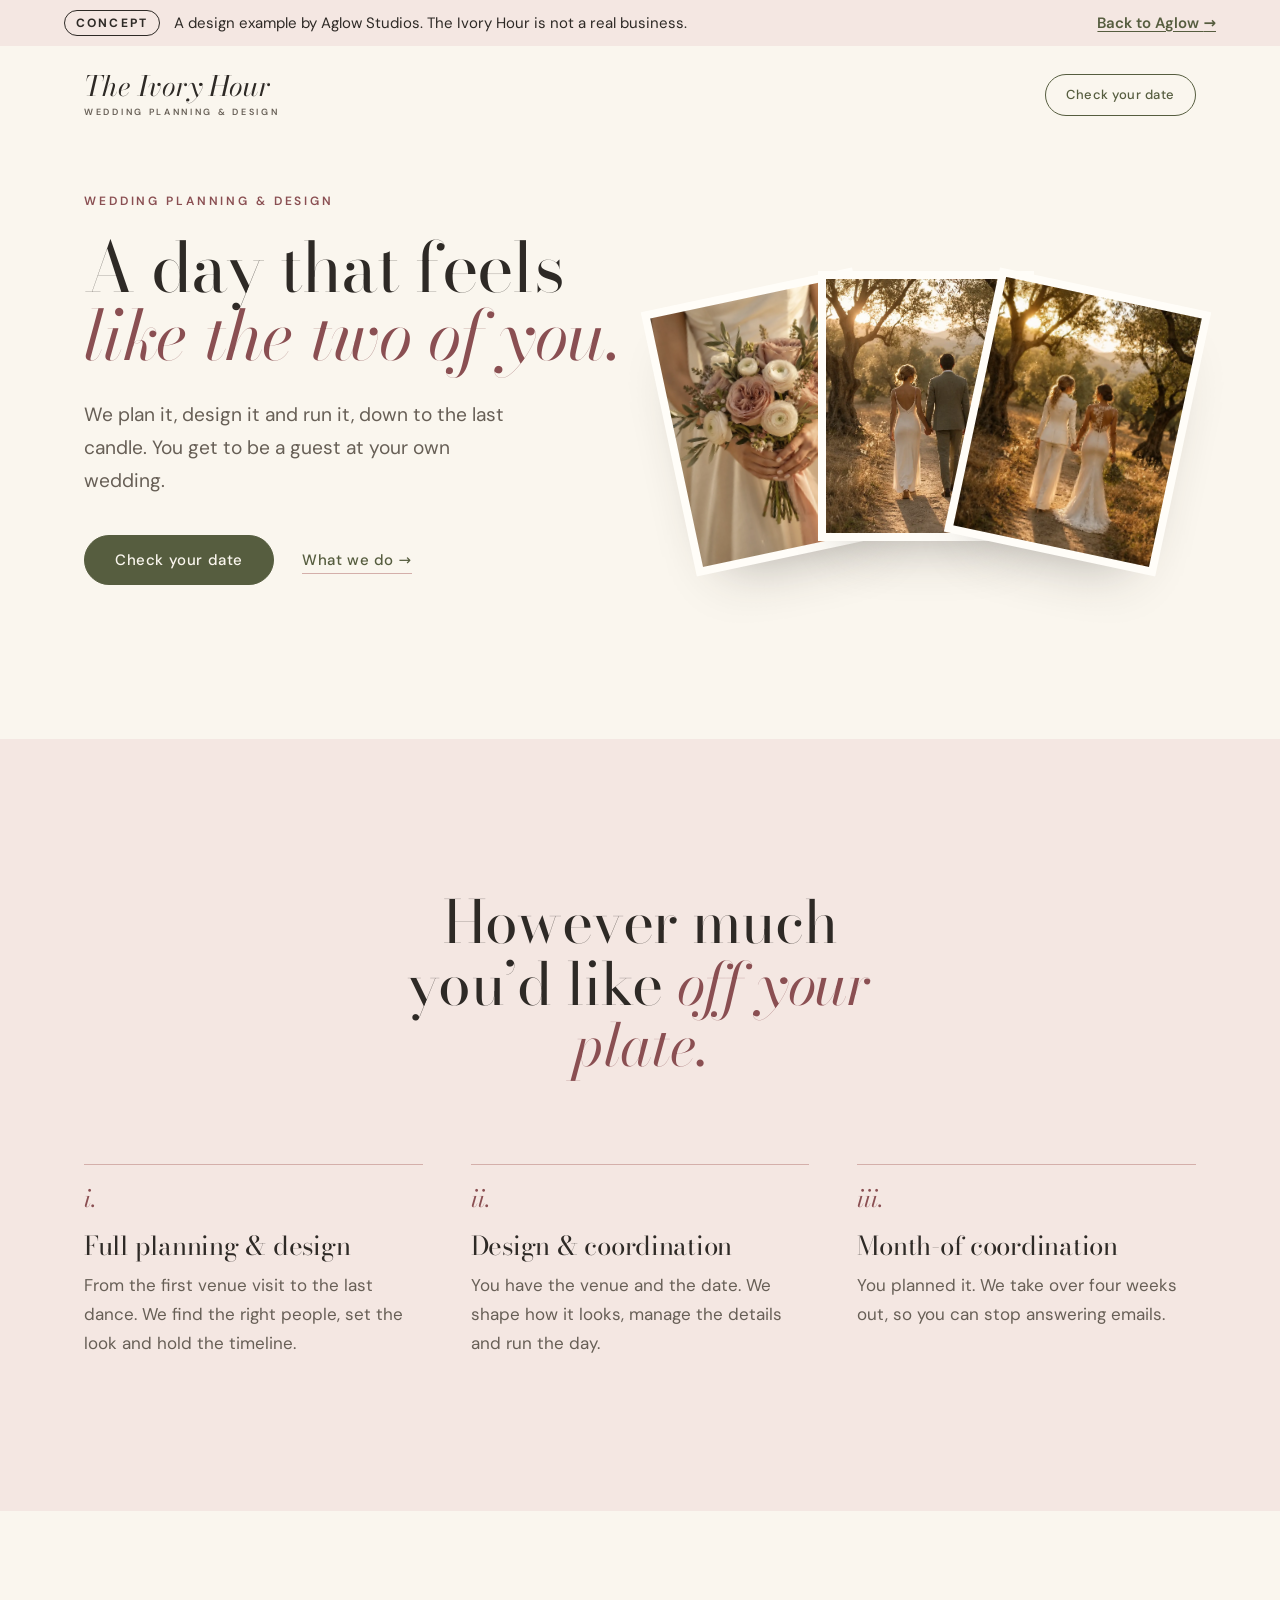
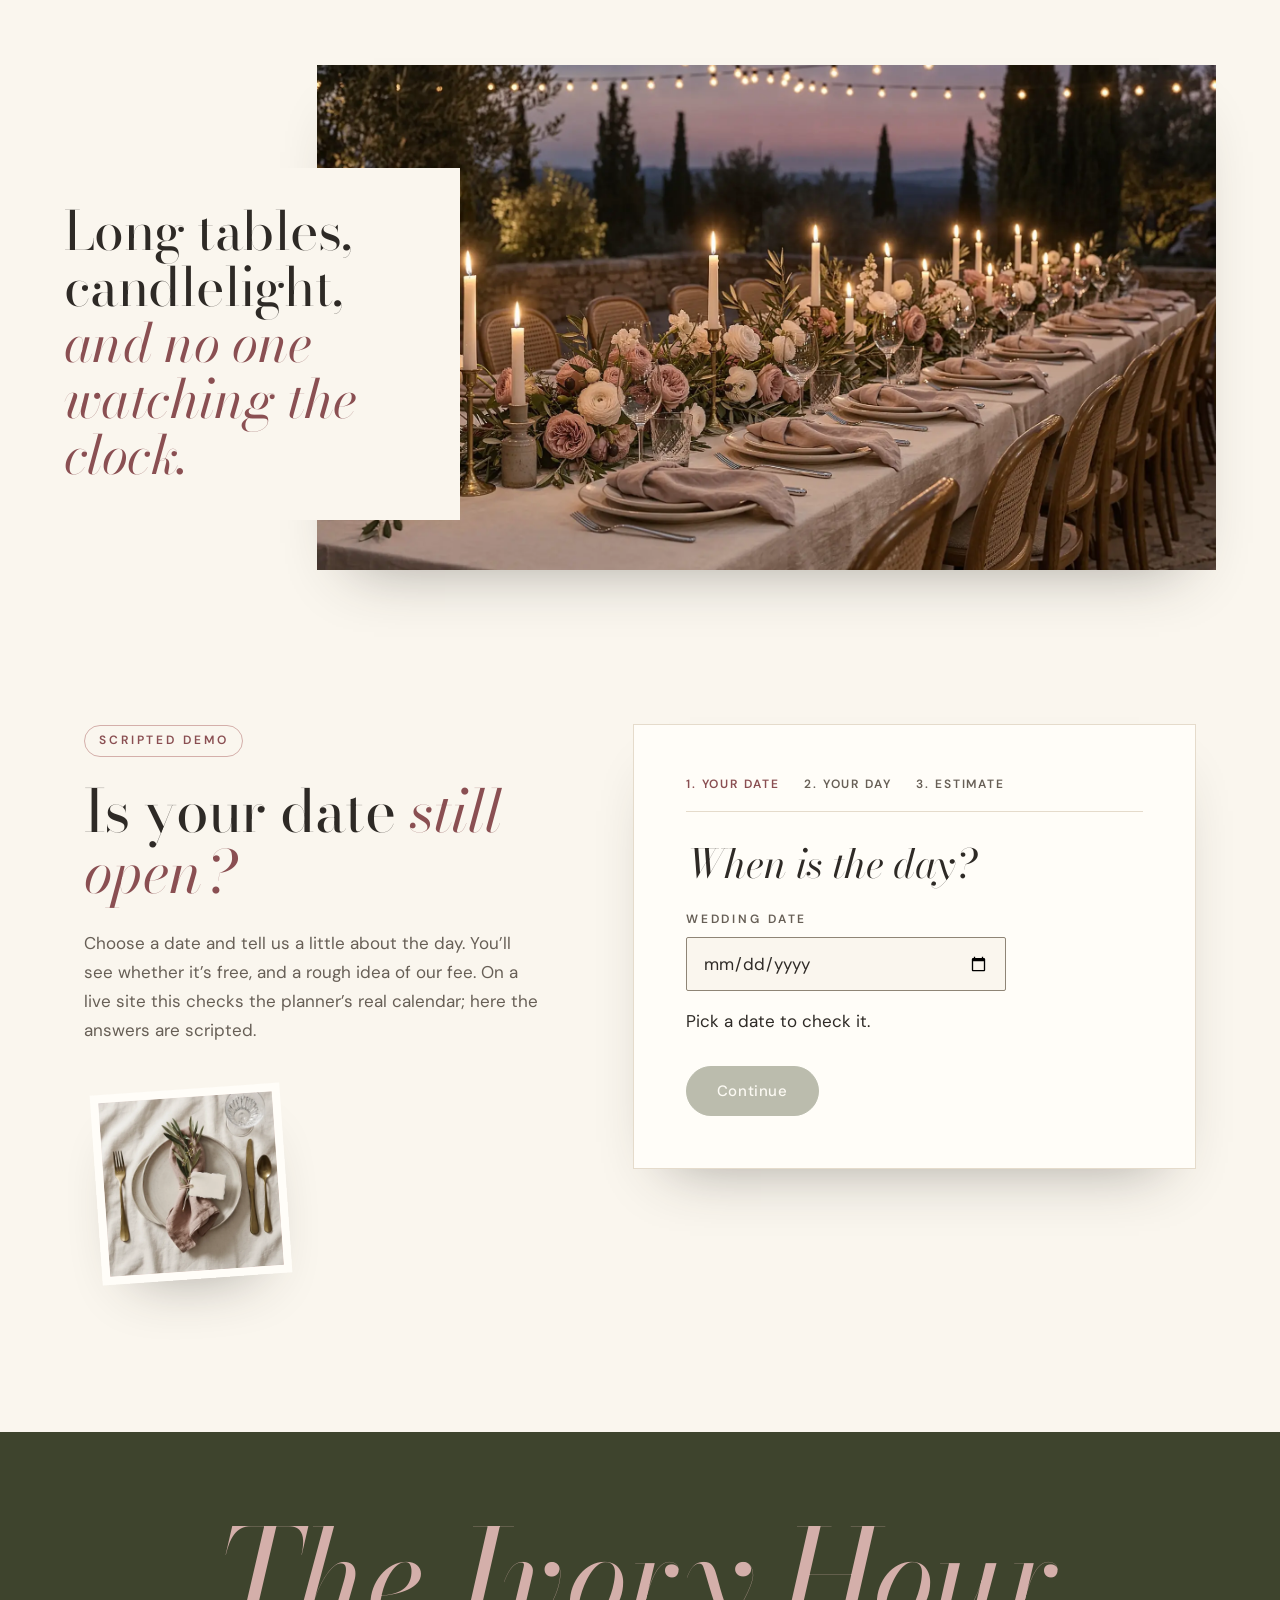
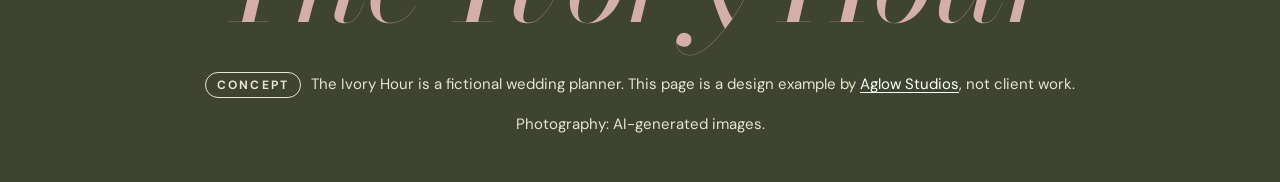
<file: concepts/wedding/index.html>
<!doctype html>
<html lang="en" class="no-js">
<head>
  <meta charset="utf-8">
  <meta name="viewport" content="width=device-width, initial-scale=1">
  <title>The Ivory Hour · Concept by Aglow Studios</title>
  <meta name="description" content="A concept website for a fictional wedding planner, designed by Aglow Studios to show a romantic editorial direction. Not a real business.">
  <meta name="robots" content="noindex">
  <link rel="icon" href="favicon.svg" type="image/svg+xml">
  <link rel="preload" href="fonts/bodoni-moda-latin-opsz-italic.woff2" as="font" type="font/woff2" crossorigin>
  <link rel="stylesheet" href="wedding.css">
</head>
<body>
  <a class="skip" href="#main">Skip to content</a>

  <!-- Concept label: required on every concept page (see CLAUDE.md). -->
  <div class="concept-bar" role="note">
    <span class="concept-tag">Concept</span>
    <p>A design example by Aglow Studios. The Ivory Hour is not a real business.</p>
    <a href="../../index.html">Back to Aglow <span aria-hidden="true">&rarr;</span></a>
  </div>

  <header class="top">
    <a class="wordmark" href="#main" aria-label="The Ivory Hour, top of page">The Ivory Hour<span>Wedding planning &amp; design</span></a>
    <a class="btn btn--line" href="#date">Check your date</a>
  </header>

  <main id="main">
    <!-- Hero: large italic serif over an overlapping photo collage (slow parallax on desktop) -->
    <section class="hero" aria-labelledby="hero-title">
      <div class="hero__copy">
        <p class="eyebrow">Wedding planning &amp; design</p>
        <h1 id="hero-title">A day that feels <em>like the two of you.</em></h1>
        <p class="lead">We plan it, design it and run it, down to the last candle. You get to be a guest at your own wedding.</p>
        <div class="actions">
          <a class="btn btn--solid" href="#date">Check your date</a>
          <a class="link" href="#services">What we do <span aria-hidden="true">&rarr;</span></a>
        </div>
      </div>
      <!-- Three prints fanned like a hand of cards; the two couple photos sit together -->
      <div class="collage" data-collage>
        <figure class="frame c1" data-speed="-0.03" data-ph="Placeholder image: bouquet">
          <img src="../../assets/images/concepts/wedding-bouquet-1000.webp" width="1000" height="1250" alt="A bride's hands holding a loose bouquet of dusty rose and ivory flowers with olive branches." fetchpriority="high">
        </figure>
        <figure class="frame c2" data-speed="0.04" data-ph="Placeholder image: couple">
          <img src="../../assets/images/concepts/wedding-couple-1000.webp" width="1000" height="1250" alt="A bride and groom seen from behind, walking hand in hand through an olive grove at golden hour.">
        </figure>
        <figure class="frame c3" data-speed="0.08" data-ph="Placeholder image: two brides">
          <img src="../../assets/images/concepts/wedding-brides-1000.webp" width="1000" height="1250" alt="Two brides seen from behind, walking hand in hand through an olive grove at golden hour.">
        </figure>
      </div>
    </section>

    <!-- Three ways to help -->
    <section class="services" id="services" aria-labelledby="sv-title">
      <h2 id="sv-title">However much you&rsquo;d like <em>off your plate.</em></h2>
      <ol class="services__list">
        <li><span class="num">i.</span><h3>Full planning &amp; design</h3><p>From the first venue visit to the last dance. We find the right people, set the look and hold the timeline.</p></li>
        <li><span class="num">ii.</span><h3>Design &amp; coordination</h3><p>You have the venue and the date. We shape how it looks, manage the details and run the day.</p></li>
        <li><span class="num">iii.</span><h3>Month-of coordination</h3><p>You planned it. We take over four weeks out, so you can stop answering emails.</p></li>
      </ol>
    </section>

    <!-- Image band with overlapping line -->
    <section class="band" aria-label="The table">
      <figure class="frame band__img" data-ph="Placeholder image: long candlelit table">
        <img src="../../assets/images/concepts/wedding-table-2000.webp" srcset="../../assets/images/concepts/wedding-table-1200.webp 1200w, ../../assets/images/concepts/wedding-table-2000.webp 2000w" sizes="100vw" width="2000" height="1333" loading="lazy" alt="A long outdoor dinner table at dusk with ivory linen, taper candles and low dusty rose flowers.">
      </figure>
      <p class="band__line">Long tables, candlelight, <em>and no one watching the clock.</em></p>
    </section>

    <!-- AI demo: date check + rough estimate (scripted) -->
    <section class="date" id="date" aria-labelledby="date-title">
      <div class="date__intro">
        <p class="demo-tag">Scripted demo</p>
        <h2 id="date-title">Is your date <em>still open?</em></h2>
        <p>Choose a date and tell us a little about the day. You&rsquo;ll see whether it&rsquo;s free, and a rough idea of our fee. On a live site this checks the planner&rsquo;s real calendar; here the answers are scripted.</p>
        <figure class="frame print" data-ph="Placeholder image: place setting">
          <img src="../../assets/images/concepts/wedding-setting-800.webp" width="800" height="800" loading="lazy" alt="A place setting on ivory linen with a dusty rose napkin tied with an olive sprig.">
        </figure>
      </div>
      <div class="planner" data-planner>
        <ol class="planner__steps" aria-hidden="true"><li>Your date</li><li>Your day</li><li>Estimate</li></ol>

        <div class="pl is-active" role="group" aria-labelledby="pl1">
          <h3 id="pl1" tabindex="-1">When is the day?</h3>
          <label class="pl-label" for="pl-date">Wedding date</label>
          <input class="pl-date" type="date" id="pl-date">
          <p class="pl-status" data-status aria-live="polite">Pick a date to check it.</p>
          <div class="pl-alts" data-alts hidden></div>
          <div class="actions"><button type="button" class="btn btn--solid" data-next disabled>Continue</button></div>
        </div>

        <div class="pl" role="group" aria-labelledby="pl2">
          <h3 id="pl2" tabindex="-1">Tell us about the day</h3>
          <p class="pl-label" id="pl-g">Guests</p>
          <div class="chips" role="group" aria-labelledby="pl-g" data-group="guests">
            <button type="button" class="chip" value="Under 50" aria-pressed="false">Under 50</button>
            <button type="button" class="chip" value="50 to 100" aria-pressed="false">50 to 100</button>
            <button type="button" class="chip" value="100 to 150" aria-pressed="false">100 to 150</button>
            <button type="button" class="chip" value="Over 150" aria-pressed="false">Over 150</button>
          </div>
          <p class="pl-label" id="pl-s">Setting</p>
          <div class="chips" role="group" aria-labelledby="pl-s" data-group="setting">
            <button type="button" class="chip" value="Garden" aria-pressed="false">Garden</button>
            <button type="button" class="chip" value="Vineyard" aria-pressed="false">Vineyard</button>
            <button type="button" class="chip" value="Coast" aria-pressed="false">Coast</button>
            <button type="button" class="chip" value="City" aria-pressed="false">City</button>
          </div>
          <p class="pl-label" id="pl-h">How much help would you like?</p>
          <div class="chips chips--stack" role="group" aria-labelledby="pl-h" data-group="service">
            <button type="button" class="chip" value="Full planning &amp; design" aria-pressed="false">Full planning &amp; design</button>
            <button type="button" class="chip" value="Design &amp; coordination" aria-pressed="false">Design &amp; coordination</button>
            <button type="button" class="chip" value="Month-of coordination" aria-pressed="false">Month-of coordination</button>
          </div>
          <div class="actions"><button type="button" class="btn btn--solid" data-next disabled>See my estimate</button><button type="button" class="link" data-back><span aria-hidden="true">&larr;</span> Back</button></div>
        </div>

        <div class="pl pl-result" aria-labelledby="pl3">
          <p class="eyebrow">A rough starting point</p>
          <h3 id="pl3" tabindex="-1" data-r-title></h3>
          <dl class="pl-facts" data-r-facts></dl>
          <div class="actions"><button type="button" class="btn btn--solid" data-hold>Hold this date</button><button type="button" class="link" data-restart>Start again</button></div>
          <p class="pl-held" data-held role="status" hidden>Held for seven days. On a live site, your planner would now write to arrange a first call.</p>
          <p class="fine">Example only. Sample figures for a fictional business, and nothing is sent or saved. A real planner confirms the fee after a conversation.</p>
        </div>
      </div>
    </section>
  </main>

  <footer class="foot">
    <p class="foot__mark" aria-hidden="true">The Ivory Hour</p>
    <p><span class="concept-tag">Concept</span> The Ivory Hour is a fictional wedding planner. This page is a design example by <a href="../../index.html">Aglow Studios</a>, not client work.</p>
    <p>Photography: AI-generated images.</p>
  </footer>

  <script src="wedding.js"></script>
</body>
</html>
</file>
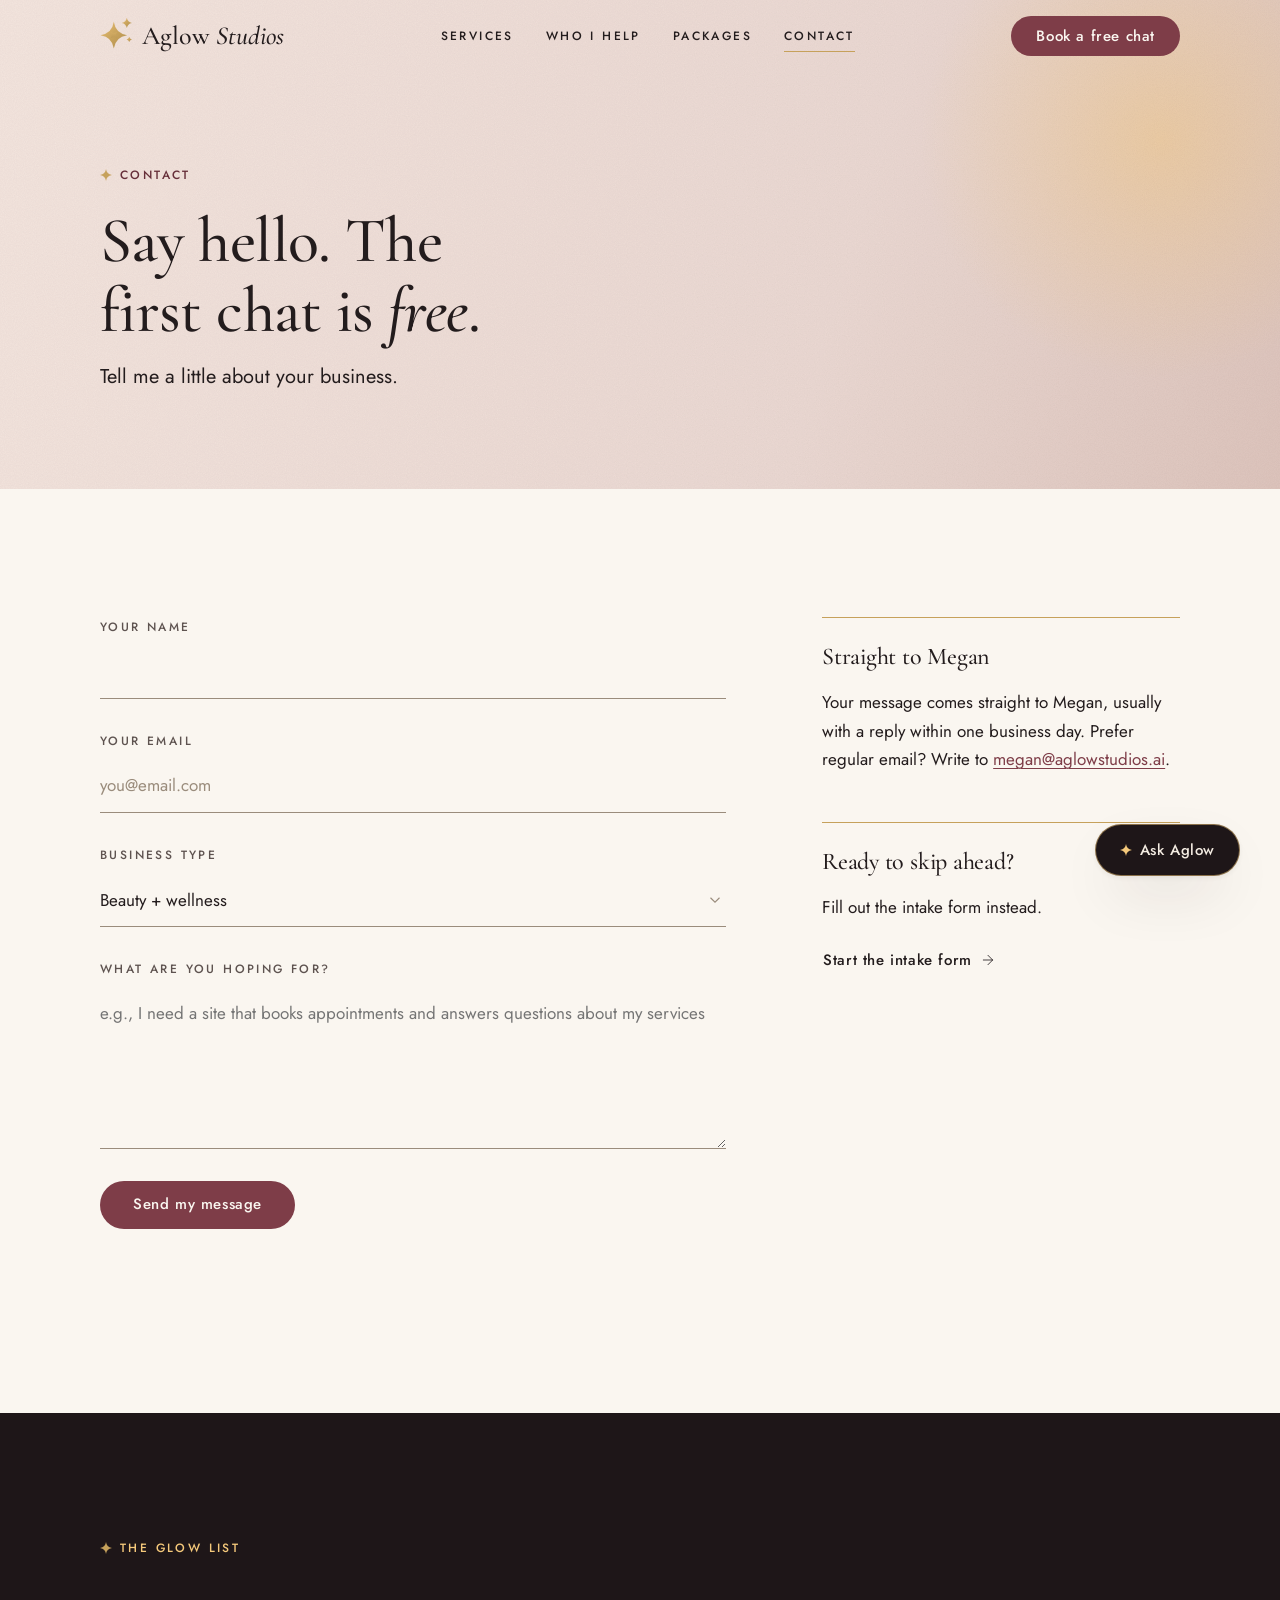
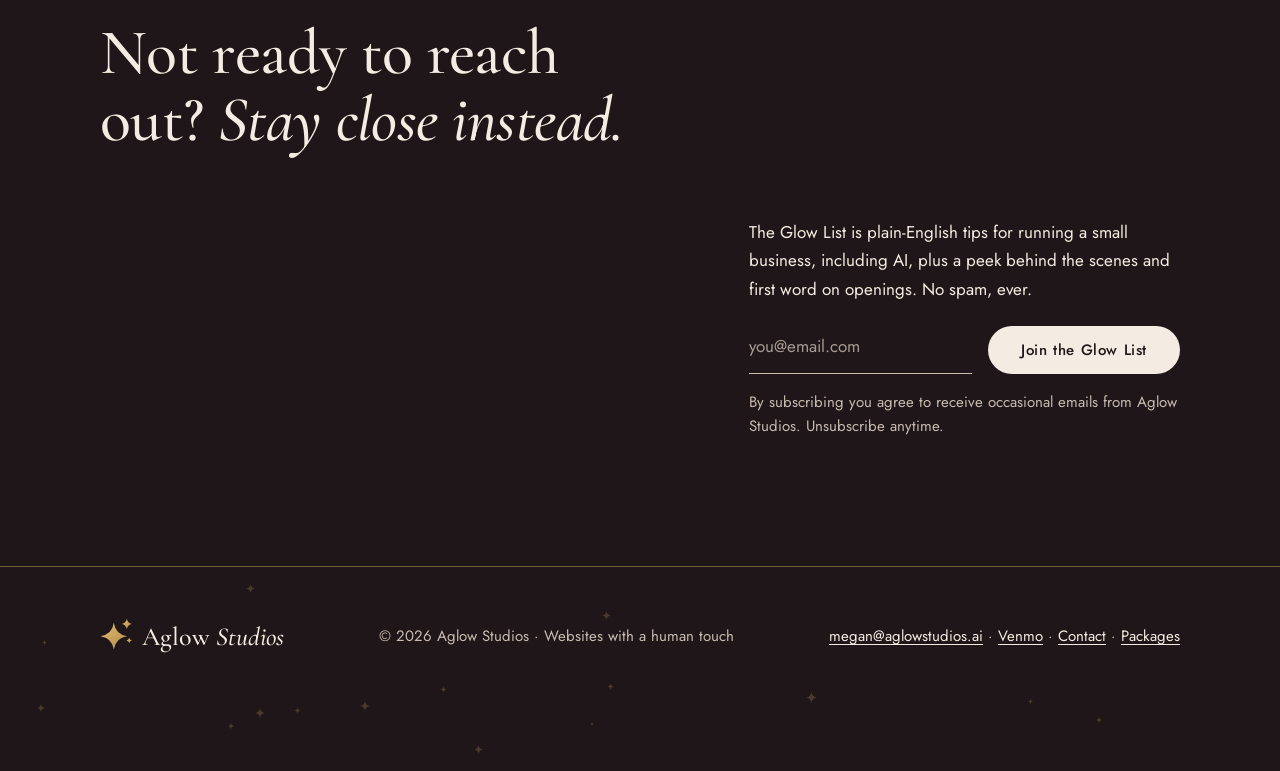
<file: contact.html>
<!doctype html>
<html lang="en" class="no-js">
<head>
  <meta charset="utf-8">
  <meta name="viewport" content="width=device-width, initial-scale=1">
  <title>Contact · Aglow Studios</title>
  <meta name="description" content="Tell Megan about your business. The first chat is free, and a reply usually lands within one business day.">
  <!-- Preview build: remove noindex at launch. -->
  <meta name="robots" content="noindex">
  <link rel="canonical" href="https://aglowstudios.ai/contact.html">
  <link rel="icon" href="assets/favicon.svg" type="image/svg+xml">
  <link rel="apple-touch-icon" href="assets/apple-touch-icon.png">
  <link rel="preload" href="assets/fonts/cormorant-garamond-latin-wght-normal.woff2" as="font" type="font/woff2" crossorigin>
  <link rel="stylesheet" href="styles.css">
</head>
<body>
<svg width="0" height="0" style="position:absolute" aria-hidden="true">
  <defs><linearGradient id="g-mark" x1="0" y1="0" x2="1" y2="1">
    <stop offset="0" style="stop-color:color-mix(in srgb, var(--glow) 70%, var(--gold))"/>
    <stop offset=".55" style="stop-color:var(--gold)"/>
    <stop offset="1" style="stop-color:color-mix(in srgb, var(--gold) 70%, var(--gold-deep))"/>
  </linearGradient></defs>
  <symbol id="i-mark" viewBox="0 0 64 64">
    <path fill="url(#g-mark)" d="M26 11Q29.2 32.8 51 36Q29.2 39.2 26 61Q22.8 39.2 1 36Q22.8 32.8 26 11Z"/>
    <path fill="url(#g-mark)" opacity=".75" transform="rotate(45 26 36)" d="M26 27Q27.3 34.7 35 36Q27.3 37.3 26 45Q24.7 37.3 17 36Q24.7 34.7 26 27Z"/>
    <path fill="url(#g-mark)" d="M50.5 3.5Q52 11.5 60 13Q52 14.5 50.5 22.5Q49 14.5 41 13Q49 11.5 50.5 3.5Z"/>
    <path fill="url(#g-mark)" d="M55 39Q55.9 43.1 60 44Q55.9 44.9 55 49Q54.1 44.9 50 44Q54.1 43.1 55 39Z"/>
  </symbol>
  <symbol id="i-star" viewBox="0 0 24 24"><path d="M12 0c.9 6.6 4.5 10.2 12 12-7.5 1.8-11.1 5.4-12 12-.9-6.6-4.5-10.2-12-12 7.5-1.8 11.1-5.4 12-12z"/></symbol>
  <symbol id="i-arrow" viewBox="0 0 24 24" fill="none" stroke="currentColor" stroke-width="1.25" stroke-linecap="round" stroke-linejoin="round"><path d="M5 12h14"/><path d="m12 5 7 7-7 7"/></symbol>
  <symbol id="i-x" viewBox="0 0 24 24" fill="none" stroke="currentColor" stroke-width="1.25" stroke-linecap="round" stroke-linejoin="round"><path d="M18 6 6 18"/><path d="m6 6 12 12"/></symbol>
  <symbol id="i-menu" viewBox="0 0 24 24" fill="none" stroke="currentColor" stroke-width="1.25" stroke-linecap="round"><path d="M4 7h16"/><path d="M4 12h16"/><path d="M4 17h16"/></symbol>
  <symbol id="i-calendar" viewBox="0 0 24 24" fill="none" stroke="currentColor" stroke-width="1.25" stroke-linecap="round" stroke-linejoin="round"><path d="M8 2v4"/><path d="M16 2v4"/><rect width="18" height="18" x="3" y="4" rx="2"/><path d="M3 10h18"/><path d="m9 16 2 2 4-4"/></symbol>
  <symbol id="i-message" viewBox="0 0 24 24" fill="none" stroke="currentColor" stroke-width="1.25" stroke-linecap="round" stroke-linejoin="round"><path d="M7.9 20A9 9 0 1 0 4 16.1L2 22Z"/></symbol>
  <symbol id="i-bell" viewBox="0 0 24 24" fill="none" stroke="currentColor" stroke-width="1.25" stroke-linecap="round" stroke-linejoin="round"><path d="M10.268 21a2 2 0 0 0 3.464 0"/><path d="M3.262 15.326A1 1 0 0 0 4 17h16a1 1 0 0 0 .74-1.673C19.41 13.956 18 12.499 18 8A6 6 0 0 0 6 8c0 4.499-1.411 5.956-2.738 7.326"/></symbol>
  <symbol id="i-palette" viewBox="0 0 24 24" fill="none" stroke="currentColor" stroke-width="1.25" stroke-linecap="round" stroke-linejoin="round"><circle cx="13.5" cy="6.5" r=".5" fill="currentColor"/><circle cx="17.5" cy="10.5" r=".5" fill="currentColor"/><circle cx="8.5" cy="7.5" r=".5" fill="currentColor"/><circle cx="6.5" cy="12.5" r=".5" fill="currentColor"/><path d="M12 2C6.5 2 2 6.5 2 12s4.5 10 10 10c.926 0 1.648-.746 1.648-1.688 0-.437-.18-.835-.437-1.125-.29-.289-.438-.652-.438-1.125a1.64 1.64 0 0 1 1.668-1.668h1.996c3.051 0 5.555-2.503 5.555-5.554C21.965 6.012 17.461 2 12 2z"/></symbol>
  <symbol id="i-handshake" viewBox="0 0 24 24" fill="none" stroke="currentColor" stroke-width="1.25" stroke-linecap="round" stroke-linejoin="round"><path d="m11 17 2 2a1 1 0 1 0 3-3"/><path d="m14 14 2.5 2.5a1 1 0 1 0 3-3l-3.88-3.88a3 3 0 0 0-4.24 0l-.88.88a1 1 0 1 1-3-3l2.81-2.81a5.79 5.79 0 0 1 7.06-.87l.47.28a2 2 0 0 0 1.42.25L21 4"/><path d="m21 3 1 11h-2"/><path d="M3 3 2 14l6.5 6.5a1 1 0 1 0 3-3"/><path d="M3 4h8"/></symbol>
  <symbol id="i-sprout" viewBox="0 0 24 24" fill="none" stroke="currentColor" stroke-width="1.25" stroke-linecap="round" stroke-linejoin="round"><path d="M7 20h10"/><path d="M10 20c5.5-2.5.8-6.4 3-10"/><path d="M9.5 9.4c1.1.8 1.8 2.2 2.3 3.7-2 .4-3.5.4-4.8-.3-1.2-.6-2.3-1.9-3-4.2 2.8-.5 4.4 0 5.5.8z"/><path d="M14.1 6a7 7 0 0 0-1.1 4c1.9-.1 3.3-.6 4.3-1.4 1-1 1.6-2.3 1.7-4.6-2.7.1-4 1-4.9 2z"/></symbol>
</svg>

<a class="skip-link" href="#main">Skip to content</a>
<header class="site-header">
  <div class="wrap">
    <a class="logo" href="index.html" aria-label="Aglow Studios, home"><svg class="mark" aria-hidden="true"><use href="#i-mark"/></svg><span>Aglow <em>Studios</em></span></a>
    <nav class="site-nav" aria-label="Main">
      <a href="services.html">Services</a>
      <a href="who.html">Who I help</a>
      <a href="packages.html">Packages</a>
      <a href="contact.html" aria-current="page">Contact</a>
    </nav>
    <a class="btn btn--primary header-cta" href="contact.html">Book a free chat</a>
    <button class="menu-toggle" type="button" aria-label="Open menu" aria-expanded="false" aria-controls="mobile-menu"><svg aria-hidden="true"><use href="#i-menu"/></svg></button>
  </div>
</header>

<div class="mobile-menu" id="mobile-menu" role="dialog" aria-modal="true" aria-label="Menu" hidden>
  <div class="mobile-menu__top">
    <a class="logo" href="index.html" aria-label="Aglow Studios, home"><svg class="mark" aria-hidden="true"><use href="#i-mark"/></svg><span>Aglow <em>Studios</em></span></a>
    <button class="menu-toggle mobile-menu__close" type="button" aria-label="Close menu"><svg aria-hidden="true"><use href="#i-x"/></svg></button>
  </div>
  <nav aria-label="Main">
    <a href="index.html">Home</a>
    <a href="services.html">Services</a>
    <a href="who.html">Who I help</a>
    <a href="packages.html">Packages</a>
    <a href="contact.html" aria-current="page">Contact</a>
  </nav>
  <a class="btn btn--primary" href="contact.html">Book a free chat <svg class="arrow" aria-hidden="true"><use href="#i-arrow"/></svg></a>
</div>

<main id="main">
  <section class="page-hero">
    <div class="wrap">
      <p class="eyebrow reveal"><svg class="star" aria-hidden="true"><use href="#i-star"/></svg>Contact</p>
      <h1 class="reveal" style="--i:1" id="cf-heading">Say hello. The first chat is <em>free</em>.</h1>
      <p class="lead reveal" style="--i:2" id="cf-intro">Tell me a little about your business.</p>
    </div>
  </section>

  <section class="section">
    <div class="wrap contact-grid">
      <!-- Netlify Forms: same form name ("contact") and field names as the live site,
           so dashboard submissions and the email notification to megan@aglowstudios.ai
           keep working. Check the Spam tab if a test never arrives. -->
      <form class="form-stack" id="contact-form" name="contact" method="POST" data-netlify="true" netlify-honeypot="bot-field">
        <input type="hidden" name="form-name" value="contact">
        <input type="hidden" name="subject" value="New website inquiry · Aglow Studios">
        <input type="hidden" name="reason" id="cf-reason" value="General inquiry">
        <p class="hp" aria-hidden="true"><label>Don't fill this out if you're human: <input name="bot-field" tabindex="-1" autocomplete="off"></label></p>
        <div class="field"><label for="cf-name">Your name</label><input id="cf-name" name="name" type="text" required autocomplete="name"></div>
        <div class="field"><label for="cf-email">Your email</label><input id="cf-email" name="email" type="email" required autocomplete="email" placeholder="you@email.com"></div>
        <div class="field"><label for="cf-biz">Business type</label><select id="cf-biz" name="biz"><option>Beauty + wellness</option><option>Therapy + coaching</option><option>Events + planning</option><option>Nonprofit</option><option>Local expert / service business</option><option>Personal brand / consultant</option><option>Something adjacent</option></select></div>
        <div class="field"><label for="cf-msg">What are you hoping for?</label><textarea id="cf-msg" name="msg" rows="5" placeholder="e.g., I need a site that books appointments and answers questions about my services"></textarea></div>
        <div class="btn-row"><button class="btn btn--primary" id="cf-submit" type="submit">Send my message</button></div>
        <p class="form-status" id="cf-status" role="status" aria-live="polite"></p>
      </form>
      <aside>
        <div class="aside-card">
          <h3>Straight to Megan</h3>
          <p>Your message comes straight to Megan, usually with a reply within one business day. Prefer regular email? Write to <a href="mailto:megan@aglowstudios.ai">megan@aglowstudios.ai</a>.</p>
        </div>
        <div class="aside-card">
          <h3>Ready to skip ahead?</h3>
          <p>Fill out the intake form instead.</p>
          <a class="btn btn--quiet" href="https://intake.aglowstudios.ai">Start the intake form <svg class="arrow" aria-hidden="true"><use href="#i-arrow"/></svg></a>
        </div>
      </aside>
    </div>
  </section>

  <section class="section band-night" aria-labelledby="glow-title">
    <div class="wrap statement">
      <p class="eyebrow reveal" style="grid-column:1/-1; margin:0"><svg class="star" aria-hidden="true"><use href="#i-star"/></svg>The Glow List</p>
      <h2 class="reveal" id="glow-title">Not ready to reach out? <em>Stay close instead.</em></h2>
      <div class="statement__body reveal" style="--i:1">
        <p>The Glow List is plain-English tips for running a small business, including AI, plus a peek behind the scenes and first word on openings. No spam, ever.</p>
        <form class="inline-form glow-list-form">
          <input type="email" name="email" required placeholder="you@email.com" aria-label="Your email address" autocomplete="email">
          <button class="btn btn--primary" type="submit">Join the Glow List</button>
        </form>
        <p class="small" style="margin-top:var(--s-4)">By subscribing you agree to receive occasional emails from Aglow Studios. Unsubscribe anytime.</p>
      </div>
    </div>
  </section>
</main>

<footer class="site-footer">
  <div class="starfield" data-starfield="16" aria-hidden="true"></div>
  <div class="wrap">
    <a class="logo" href="index.html" aria-label="Aglow Studios, home"><svg class="mark" aria-hidden="true"><use href="#i-mark"/></svg><span>Aglow <em>Studios</em></span></a>
    <p>&copy; <span data-year></span> Aglow Studios · Websites with a human touch</p>
    <p><a href="mailto:megan@aglowstudios.ai">megan@aglowstudios.ai</a> · <a href="https://venmo.com/u/M-Mauger" target="_blank" rel="noopener">Venmo</a> · <a href="contact.html">Contact</a> · <a href="packages.html">Packages</a></p>
  </div>
</footer>

<div class="chat chat--floating" id="concierge" data-script="aglow" role="dialog" aria-label="Ask Aglow, scripted demo" hidden>
  <div class="chat__head">
    <div class="starfield" data-starfield="5" aria-hidden="true"></div>
    <span class="who">Aglow concierge</span>
    <span class="tag">Scripted demo</span>
    <button class="chat__close" type="button" aria-label="Close chat"><svg aria-hidden="true"><use href="#i-x"/></svg></button>
  </div>
  <div class="chat__body" aria-live="polite"></div>
  <div class="chat__suggest"></div>
</div>
<button class="fab" type="button" aria-expanded="false" aria-controls="concierge"><svg class="star" aria-hidden="true"><use href="#i-star"/></svg>Ask Aglow</button>

<script src="script.js"></script>
</body>
</html>
</file>
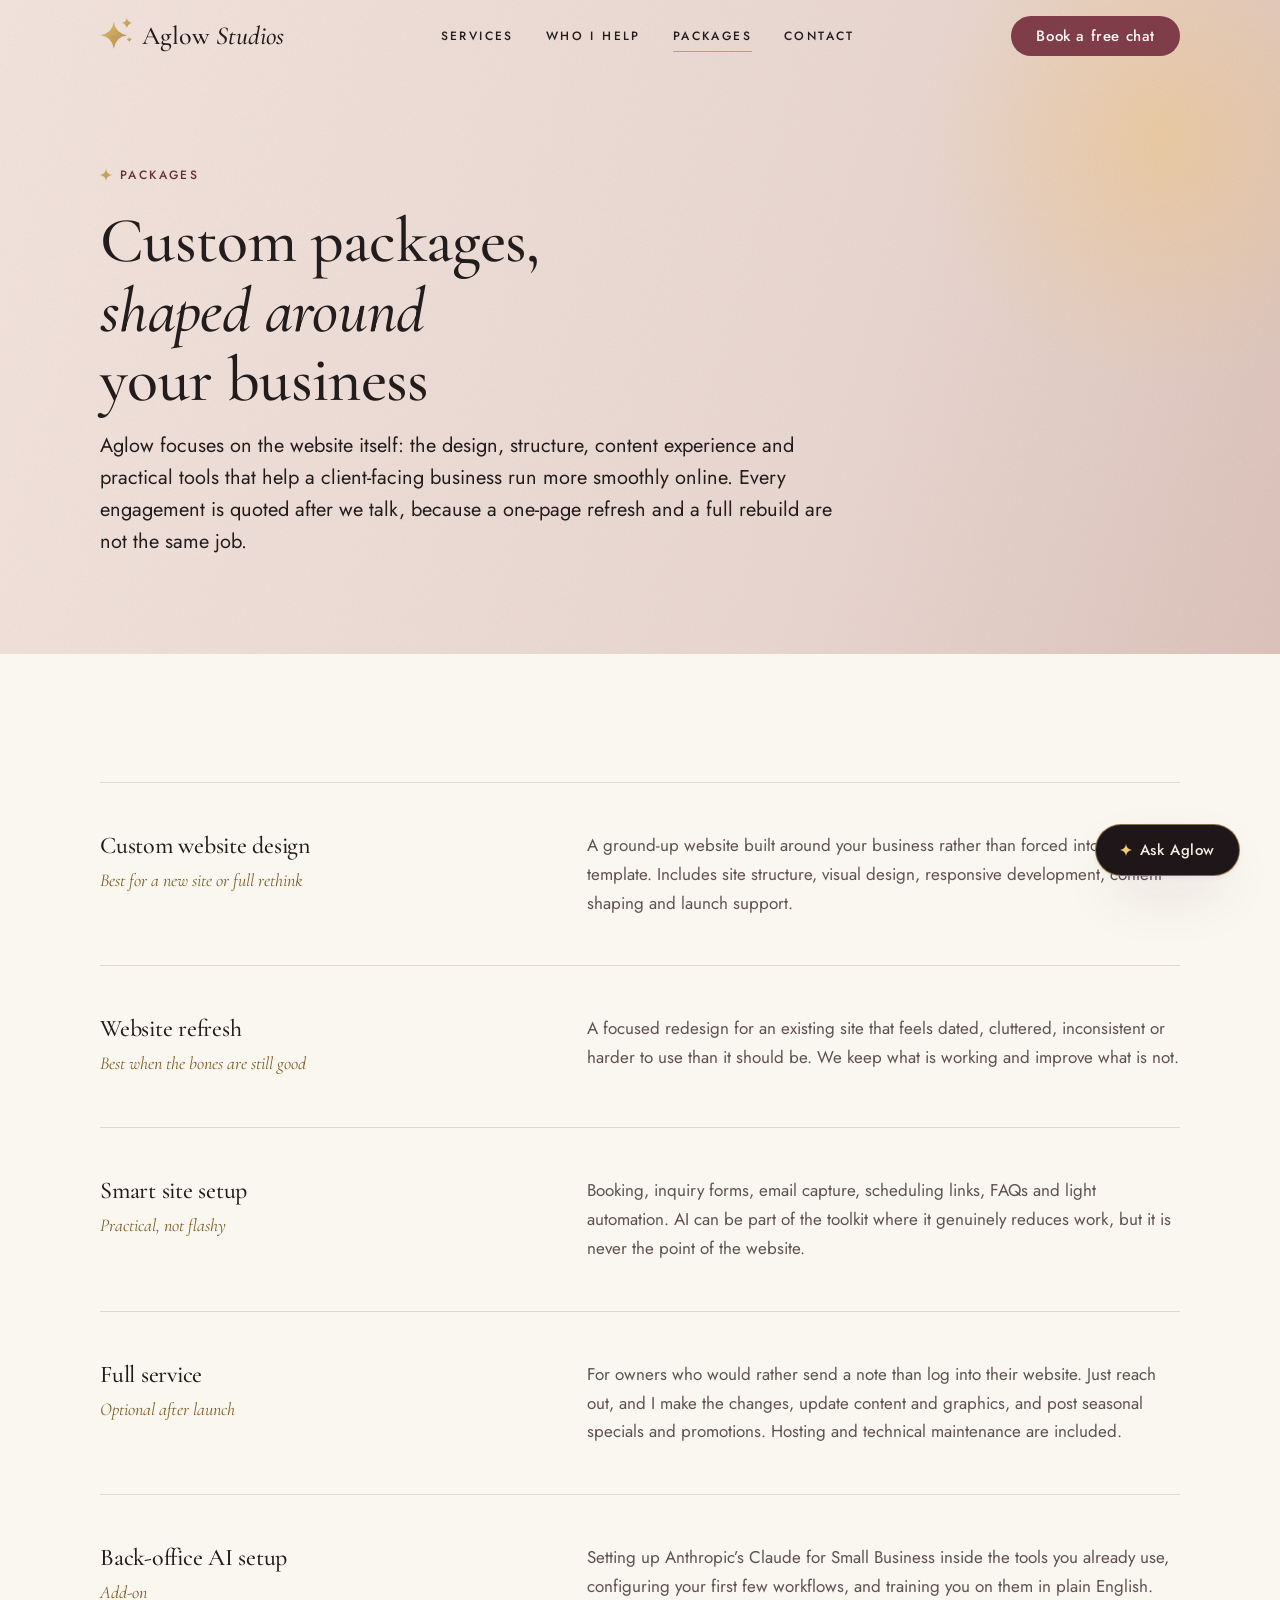
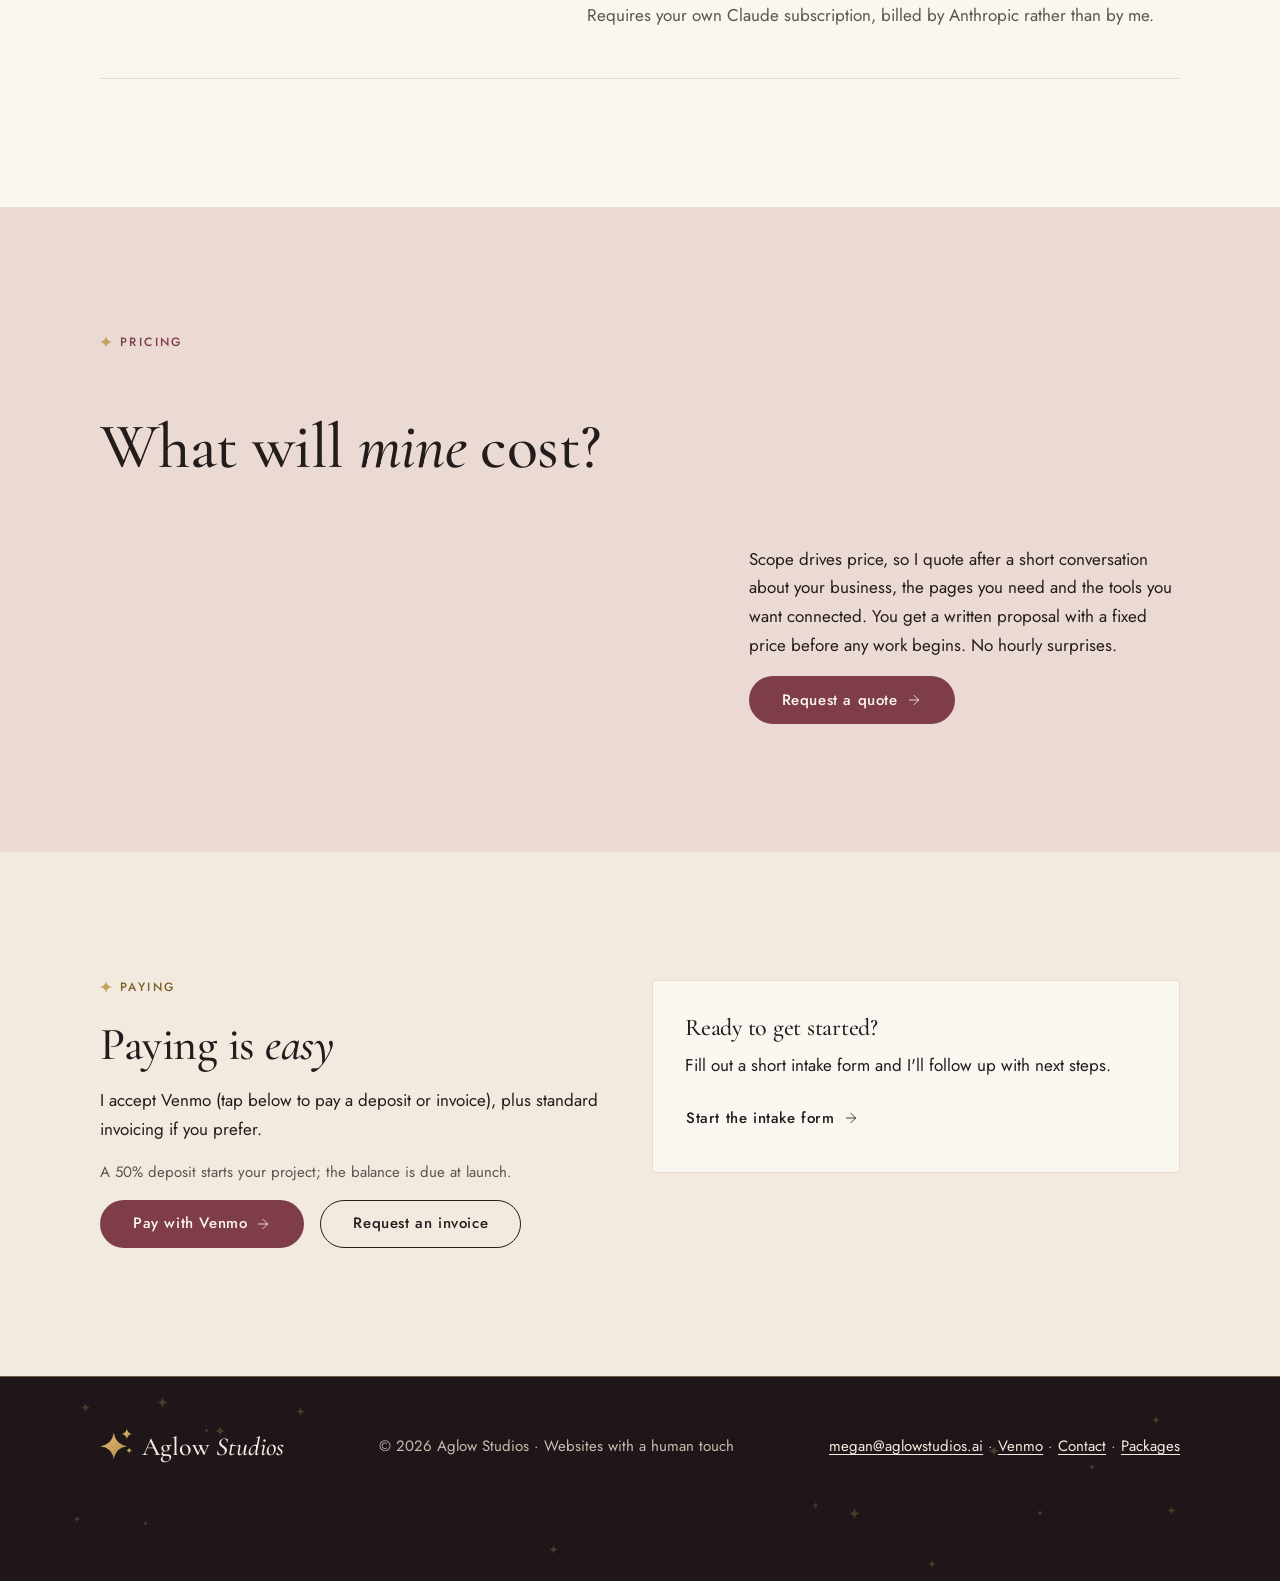
<file: packages.html>
<!doctype html>
<html lang="en" class="no-js">
<head>
  <meta charset="utf-8">
  <meta name="viewport" content="width=device-width, initial-scale=1">
  <title>Packages · Aglow Studios</title>
  <meta name="description" content="Custom website packages shaped around your business. Every engagement is quoted after a short conversation, with a fixed price agreed up front.">
  <!-- Preview build: remove noindex at launch. -->
  <meta name="robots" content="noindex">
  <link rel="canonical" href="https://aglowstudios.ai/packages.html">
  <link rel="icon" href="assets/favicon.svg" type="image/svg+xml">
  <link rel="apple-touch-icon" href="assets/apple-touch-icon.png">
  <link rel="preload" href="assets/fonts/cormorant-garamond-latin-wght-normal.woff2" as="font" type="font/woff2" crossorigin>
  <link rel="stylesheet" href="styles.css">
</head>
<body>
<svg width="0" height="0" style="position:absolute" aria-hidden="true">
  <defs><linearGradient id="g-mark" x1="0" y1="0" x2="1" y2="1">
    <stop offset="0" style="stop-color:color-mix(in srgb, var(--glow) 70%, var(--gold))"/>
    <stop offset=".55" style="stop-color:var(--gold)"/>
    <stop offset="1" style="stop-color:color-mix(in srgb, var(--gold) 70%, var(--gold-deep))"/>
  </linearGradient></defs>
  <symbol id="i-mark" viewBox="0 0 64 64">
    <path fill="url(#g-mark)" d="M26 11Q29.2 32.8 51 36Q29.2 39.2 26 61Q22.8 39.2 1 36Q22.8 32.8 26 11Z"/>
    <path fill="url(#g-mark)" opacity=".75" transform="rotate(45 26 36)" d="M26 27Q27.3 34.7 35 36Q27.3 37.3 26 45Q24.7 37.3 17 36Q24.7 34.7 26 27Z"/>
    <path fill="url(#g-mark)" d="M50.5 3.5Q52 11.5 60 13Q52 14.5 50.5 22.5Q49 14.5 41 13Q49 11.5 50.5 3.5Z"/>
    <path fill="url(#g-mark)" d="M55 39Q55.9 43.1 60 44Q55.9 44.9 55 49Q54.1 44.9 50 44Q54.1 43.1 55 39Z"/>
  </symbol>
  <symbol id="i-star" viewBox="0 0 24 24"><path d="M12 0c.9 6.6 4.5 10.2 12 12-7.5 1.8-11.1 5.4-12 12-.9-6.6-4.5-10.2-12-12 7.5-1.8 11.1-5.4 12-12z"/></symbol>
  <symbol id="i-arrow" viewBox="0 0 24 24" fill="none" stroke="currentColor" stroke-width="1.25" stroke-linecap="round" stroke-linejoin="round"><path d="M5 12h14"/><path d="m12 5 7 7-7 7"/></symbol>
  <symbol id="i-x" viewBox="0 0 24 24" fill="none" stroke="currentColor" stroke-width="1.25" stroke-linecap="round" stroke-linejoin="round"><path d="M18 6 6 18"/><path d="m6 6 12 12"/></symbol>
  <symbol id="i-menu" viewBox="0 0 24 24" fill="none" stroke="currentColor" stroke-width="1.25" stroke-linecap="round"><path d="M4 7h16"/><path d="M4 12h16"/><path d="M4 17h16"/></symbol>
  <symbol id="i-calendar" viewBox="0 0 24 24" fill="none" stroke="currentColor" stroke-width="1.25" stroke-linecap="round" stroke-linejoin="round"><path d="M8 2v4"/><path d="M16 2v4"/><rect width="18" height="18" x="3" y="4" rx="2"/><path d="M3 10h18"/><path d="m9 16 2 2 4-4"/></symbol>
  <symbol id="i-message" viewBox="0 0 24 24" fill="none" stroke="currentColor" stroke-width="1.25" stroke-linecap="round" stroke-linejoin="round"><path d="M7.9 20A9 9 0 1 0 4 16.1L2 22Z"/></symbol>
  <symbol id="i-bell" viewBox="0 0 24 24" fill="none" stroke="currentColor" stroke-width="1.25" stroke-linecap="round" stroke-linejoin="round"><path d="M10.268 21a2 2 0 0 0 3.464 0"/><path d="M3.262 15.326A1 1 0 0 0 4 17h16a1 1 0 0 0 .74-1.673C19.41 13.956 18 12.499 18 8A6 6 0 0 0 6 8c0 4.499-1.411 5.956-2.738 7.326"/></symbol>
  <symbol id="i-palette" viewBox="0 0 24 24" fill="none" stroke="currentColor" stroke-width="1.25" stroke-linecap="round" stroke-linejoin="round"><circle cx="13.5" cy="6.5" r=".5" fill="currentColor"/><circle cx="17.5" cy="10.5" r=".5" fill="currentColor"/><circle cx="8.5" cy="7.5" r=".5" fill="currentColor"/><circle cx="6.5" cy="12.5" r=".5" fill="currentColor"/><path d="M12 2C6.5 2 2 6.5 2 12s4.5 10 10 10c.926 0 1.648-.746 1.648-1.688 0-.437-.18-.835-.437-1.125-.29-.289-.438-.652-.438-1.125a1.64 1.64 0 0 1 1.668-1.668h1.996c3.051 0 5.555-2.503 5.555-5.554C21.965 6.012 17.461 2 12 2z"/></symbol>
  <symbol id="i-handshake" viewBox="0 0 24 24" fill="none" stroke="currentColor" stroke-width="1.25" stroke-linecap="round" stroke-linejoin="round"><path d="m11 17 2 2a1 1 0 1 0 3-3"/><path d="m14 14 2.5 2.5a1 1 0 1 0 3-3l-3.88-3.88a3 3 0 0 0-4.24 0l-.88.88a1 1 0 1 1-3-3l2.81-2.81a5.79 5.79 0 0 1 7.06-.87l.47.28a2 2 0 0 0 1.42.25L21 4"/><path d="m21 3 1 11h-2"/><path d="M3 3 2 14l6.5 6.5a1 1 0 1 0 3-3"/><path d="M3 4h8"/></symbol>
  <symbol id="i-sprout" viewBox="0 0 24 24" fill="none" stroke="currentColor" stroke-width="1.25" stroke-linecap="round" stroke-linejoin="round"><path d="M7 20h10"/><path d="M10 20c5.5-2.5.8-6.4 3-10"/><path d="M9.5 9.4c1.1.8 1.8 2.2 2.3 3.7-2 .4-3.5.4-4.8-.3-1.2-.6-2.3-1.9-3-4.2 2.8-.5 4.4 0 5.5.8z"/><path d="M14.1 6a7 7 0 0 0-1.1 4c1.9-.1 3.3-.6 4.3-1.4 1-1 1.6-2.3 1.7-4.6-2.7.1-4 1-4.9 2z"/></symbol>
</svg>

<a class="skip-link" href="#main">Skip to content</a>
<header class="site-header">
  <div class="wrap">
    <a class="logo" href="index.html" aria-label="Aglow Studios, home"><svg class="mark" aria-hidden="true"><use href="#i-mark"/></svg><span>Aglow <em>Studios</em></span></a>
    <nav class="site-nav" aria-label="Main">
      <a href="services.html">Services</a>
      <a href="who.html">Who I help</a>
      <a href="packages.html" aria-current="page">Packages</a>
      <a href="contact.html">Contact</a>
    </nav>
    <a class="btn btn--primary header-cta" href="contact.html">Book a free chat</a>
    <button class="menu-toggle" type="button" aria-label="Open menu" aria-expanded="false" aria-controls="mobile-menu"><svg aria-hidden="true"><use href="#i-menu"/></svg></button>
  </div>
</header>

<div class="mobile-menu" id="mobile-menu" role="dialog" aria-modal="true" aria-label="Menu" hidden>
  <div class="mobile-menu__top">
    <a class="logo" href="index.html" aria-label="Aglow Studios, home"><svg class="mark" aria-hidden="true"><use href="#i-mark"/></svg><span>Aglow <em>Studios</em></span></a>
    <button class="menu-toggle mobile-menu__close" type="button" aria-label="Close menu"><svg aria-hidden="true"><use href="#i-x"/></svg></button>
  </div>
  <nav aria-label="Main">
    <a href="index.html">Home</a>
    <a href="services.html">Services</a>
    <a href="who.html">Who I help</a>
    <a href="packages.html" aria-current="page">Packages</a>
    <a href="contact.html">Contact</a>
  </nav>
  <a class="btn btn--primary" href="contact.html">Book a free chat <svg class="arrow" aria-hidden="true"><use href="#i-arrow"/></svg></a>
</div>

<main id="main">
  <section class="page-hero">
    <div class="wrap">
      <p class="eyebrow reveal"><svg class="star" aria-hidden="true"><use href="#i-star"/></svg>Packages</p>
      <h1 class="reveal" style="--i:1">Custom packages, <em>shaped around</em> your business</h1>
      <p class="lead reveal" style="--i:2">Aglow focuses on the website itself: the design, structure, content experience and practical tools that help a client-facing business run more smoothly online. Every engagement is quoted after we talk, because a one-page refresh and a full rebuild are not the same job.</p>
    </div>
  </section>

  <section class="section">
    <div class="wrap">
      <ul class="pkg-list">
        <li class="reveal"><div><h3>Custom website design</h3><p class="pkg-best">Best for a new site or full rethink</p></div><div><p>A ground-up website built around your business rather than forced into a generic template. Includes site structure, visual design, responsive development, content shaping and launch support.</p></div></li>
        <li class="reveal"><div><h3>Website refresh</h3><p class="pkg-best">Best when the bones are still good</p></div><div><p>A focused redesign for an existing site that feels dated, cluttered, inconsistent or harder to use than it should be. We keep what is working and improve what is not.</p></div></li>
        <li class="reveal"><div><h3>Smart site setup</h3><p class="pkg-best">Practical, not flashy</p></div><div><p>Booking, inquiry forms, email capture, scheduling links, FAQs and light automation. AI can be part of the toolkit where it genuinely reduces work, but it is never the point of the website.</p></div></li>
        <li class="reveal"><div><h3>Full service</h3><p class="pkg-best">Optional after launch</p></div><div><p>For owners who would rather send a note than log into their website. Just reach out, and I make the changes, update content and graphics, and post seasonal specials and promotions. Hosting and technical maintenance are included.</p></div></li>
        <li class="reveal"><div><h3>Back-office AI setup</h3><p class="pkg-best">Add-on</p></div><div><p>Setting up Anthropic’s Claude for Small Business inside the tools you already use, configuring your first few workflows, and training you on them in plain English. Requires your own Claude subscription, billed by Anthropic rather than by me.</p></div></li>
      </ul>
    </div>
  </section>

  <section class="section band-blush" aria-labelledby="cost-title">
    <div class="wrap statement">
      <p class="eyebrow reveal" style="grid-column:1/-1; margin:0"><svg class="star" aria-hidden="true"><use href="#i-star"/></svg>Pricing</p>
      <h2 class="reveal" id="cost-title">What will <em>mine</em> cost?</h2>
      <div class="statement__body reveal" style="--i:1">
        <p>Scope drives price, so I quote after a short conversation about your business, the pages you need and the tools you want connected. You get a written proposal with a fixed price before any work begins. No hourly surprises.</p>
        <a class="btn btn--primary" href="contact.html?about=quote">Request a quote <svg class="arrow" aria-hidden="true"><use href="#i-arrow"/></svg></a>
      </div>
    </div>
  </section>

  <section class="section band-cream" aria-labelledby="pay-title">
    <div class="wrap grid grid--2">
      <div class="reveal">
        <p class="eyebrow reveal"><svg class="star" aria-hidden="true"><use href="#i-star"/></svg>Paying</p>
        <h2 id="pay-title">Paying is <em>easy</em></h2>
        <p>I accept Venmo (tap below to pay a deposit or invoice), plus standard invoicing if you prefer.</p>
        <p class="small">A 50% deposit starts your project; the balance is due at launch.</p>
        <div class="btn-row">
          <a class="btn btn--primary" href="https://venmo.com/u/M-Mauger" target="_blank" rel="noopener">Pay with Venmo <svg class="arrow" aria-hidden="true"><use href="#i-arrow"/></svg></a>
          <a class="btn btn--secondary" href="contact.html?about=invoice">Request an invoice</a>
        </div>
      </div>
      <div class="card reveal" style="--i:1; align-self:start">
        <h3>Ready to get started?</h3>
        <p>Fill out a short intake form and I'll follow up with next steps.</p>
        <a class="btn btn--quiet" href="https://intake.aglowstudios.ai">Start the intake form <svg class="arrow" aria-hidden="true"><use href="#i-arrow"/></svg></a>
      </div>
    </div>
  </section>
</main>

<footer class="site-footer">
  <div class="starfield" data-starfield="16" aria-hidden="true"></div>
  <div class="wrap">
    <a class="logo" href="index.html" aria-label="Aglow Studios, home"><svg class="mark" aria-hidden="true"><use href="#i-mark"/></svg><span>Aglow <em>Studios</em></span></a>
    <p>&copy; <span data-year></span> Aglow Studios · Websites with a human touch</p>
    <p><a href="mailto:megan@aglowstudios.ai">megan@aglowstudios.ai</a> · <a href="https://venmo.com/u/M-Mauger" target="_blank" rel="noopener">Venmo</a> · <a href="contact.html">Contact</a> · <a href="packages.html">Packages</a></p>
  </div>
</footer>

<div class="mobile-cta"><a class="btn btn--primary" href="contact.html">Book a free chat</a></div>
<div class="chat chat--floating" id="concierge" data-script="aglow" role="dialog" aria-label="Ask Aglow, scripted demo" hidden>
  <div class="chat__head">
    <div class="starfield" data-starfield="5" aria-hidden="true"></div>
    <span class="who">Aglow concierge</span>
    <span class="tag">Scripted demo</span>
    <button class="chat__close" type="button" aria-label="Close chat"><svg aria-hidden="true"><use href="#i-x"/></svg></button>
  </div>
  <div class="chat__body" aria-live="polite"></div>
  <div class="chat__suggest"></div>
</div>
<button class="fab" type="button" aria-expanded="false" aria-controls="concierge"><svg class="star" aria-hidden="true"><use href="#i-star"/></svg>Ask Aglow</button>

<script src="script.js"></script>
</body>
</html>
</file>
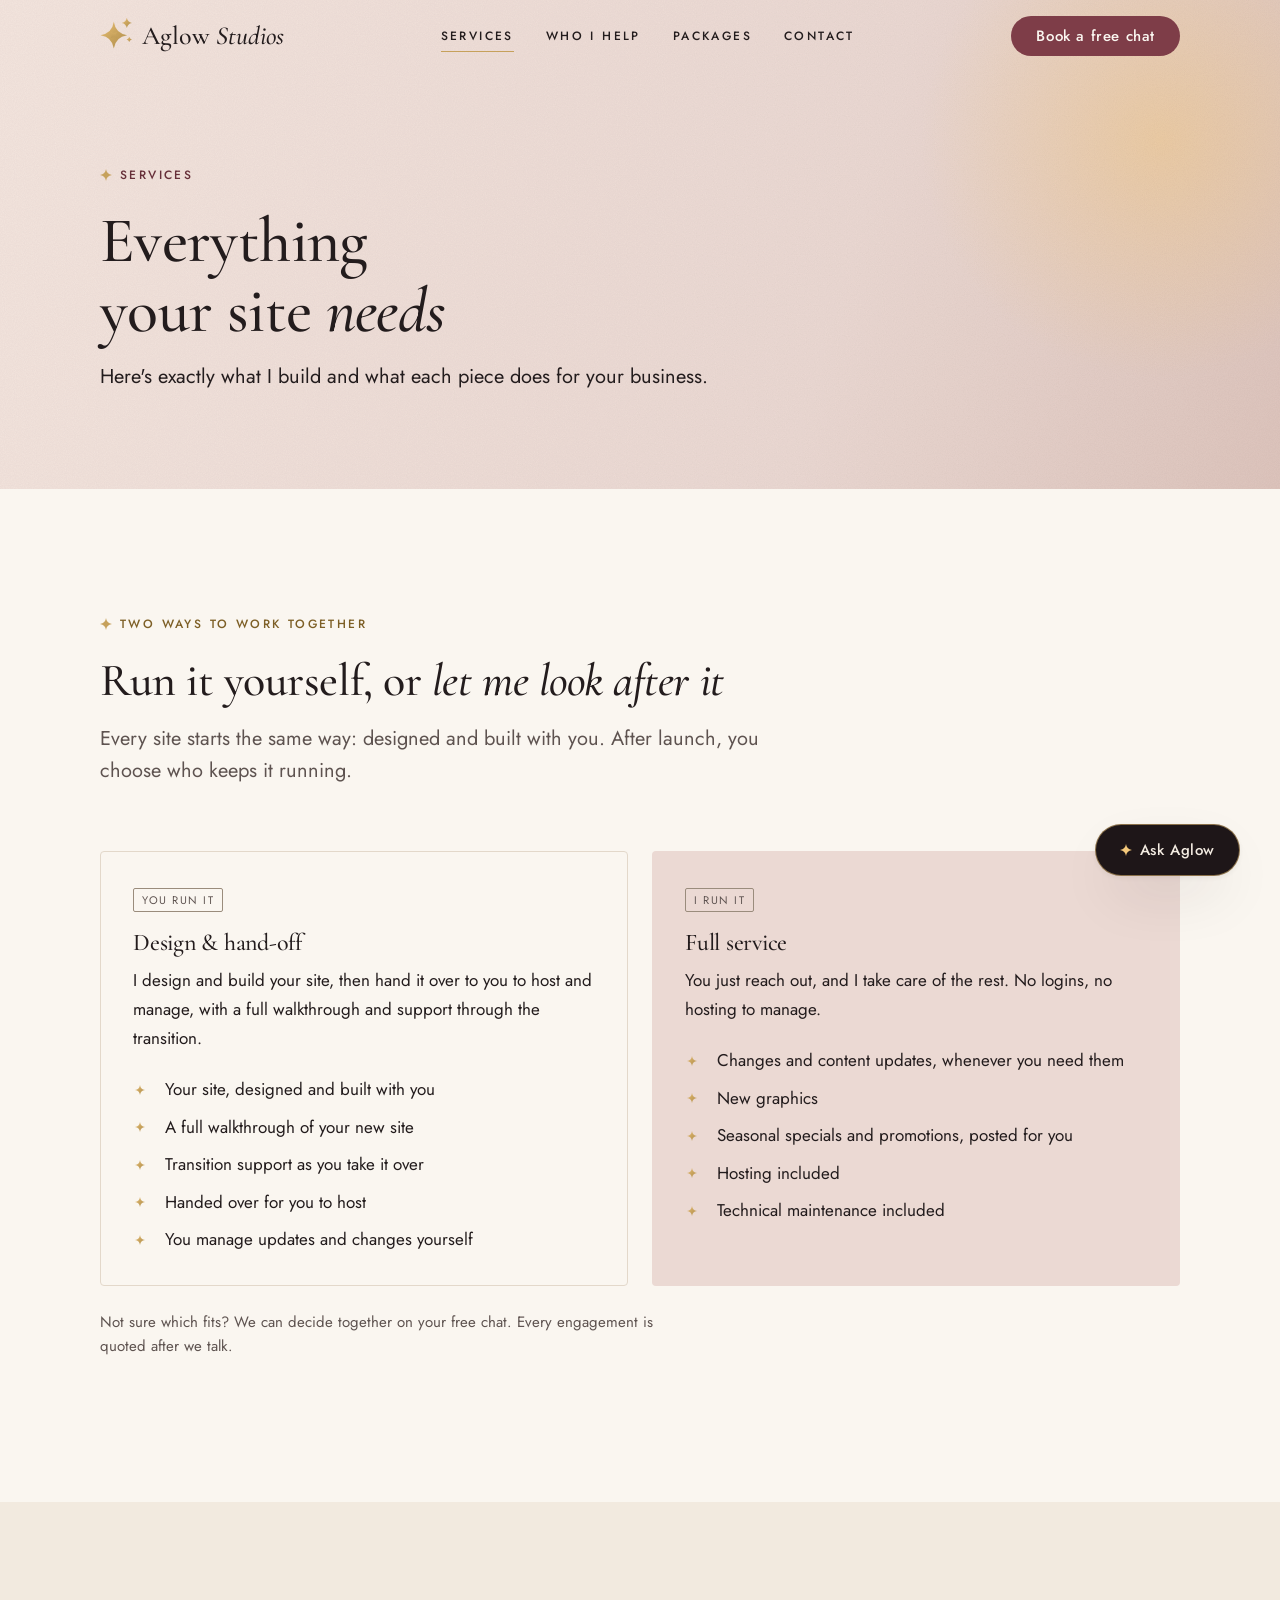
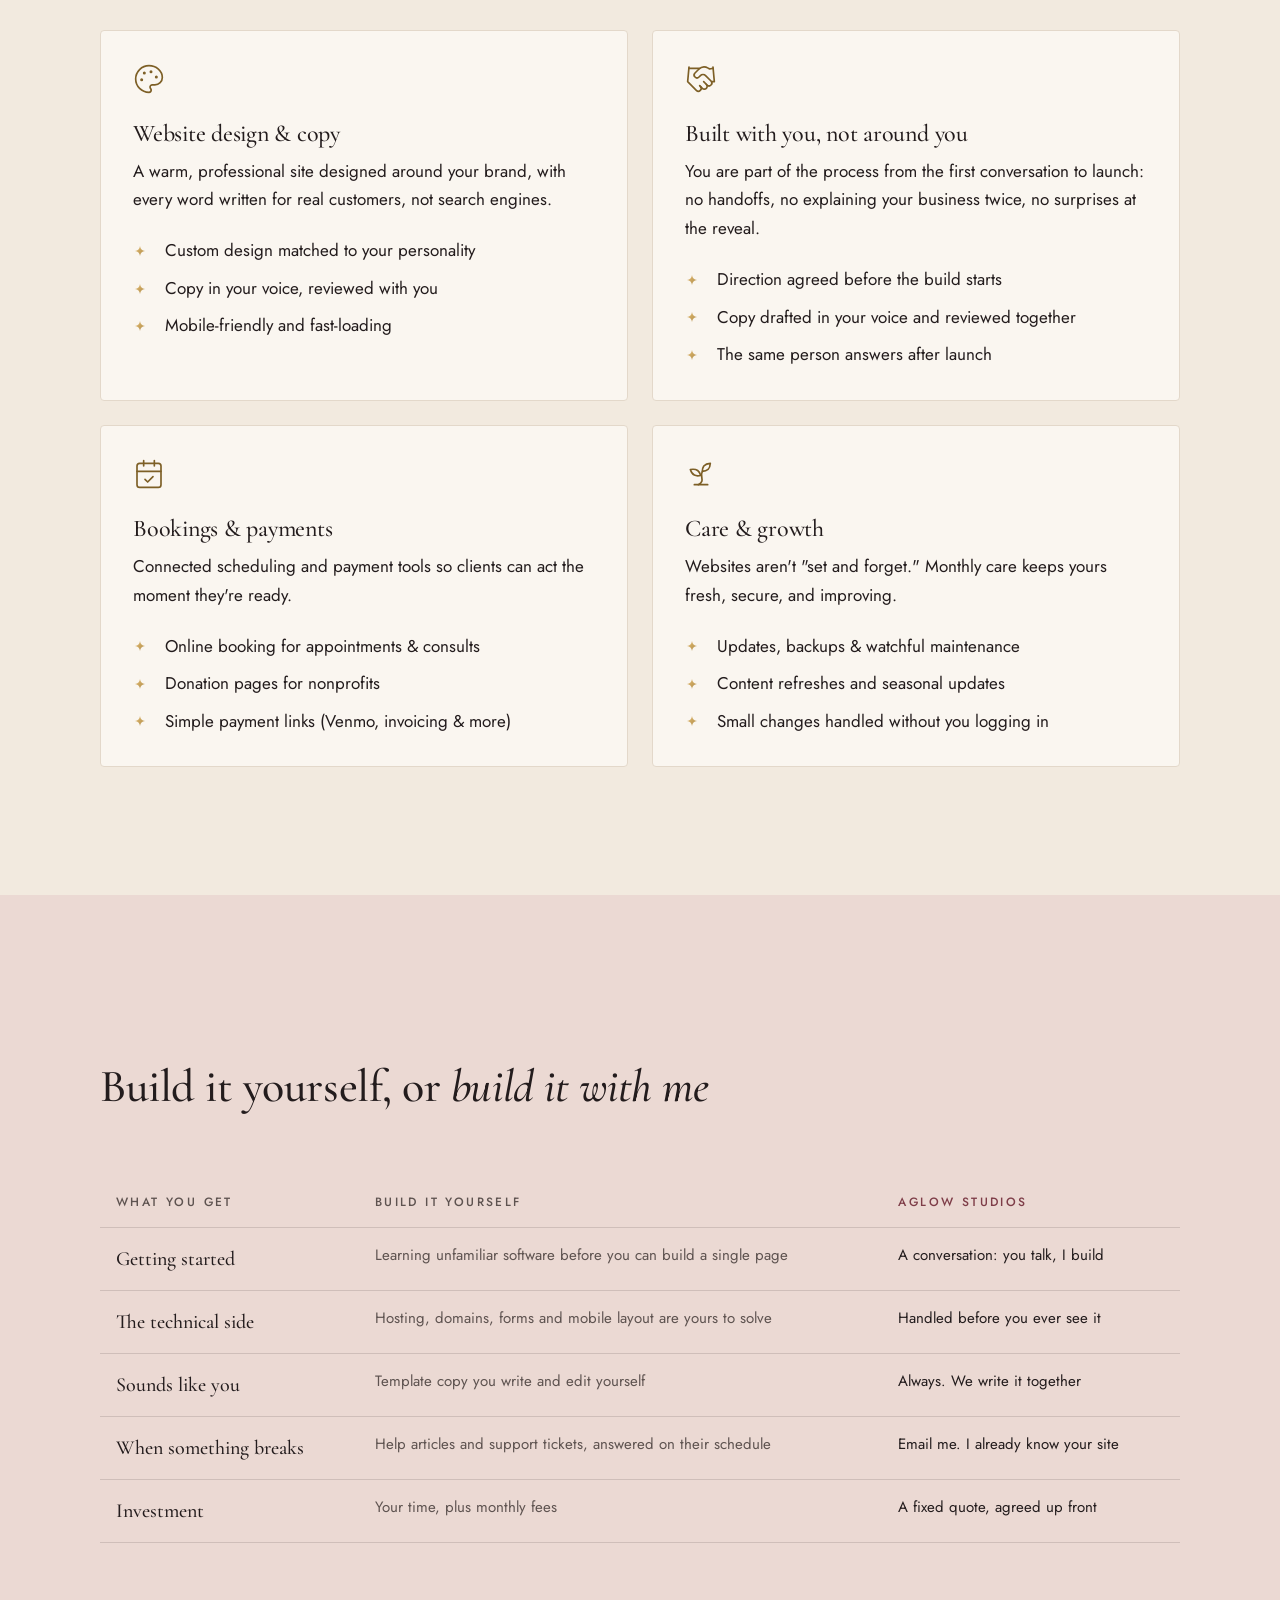
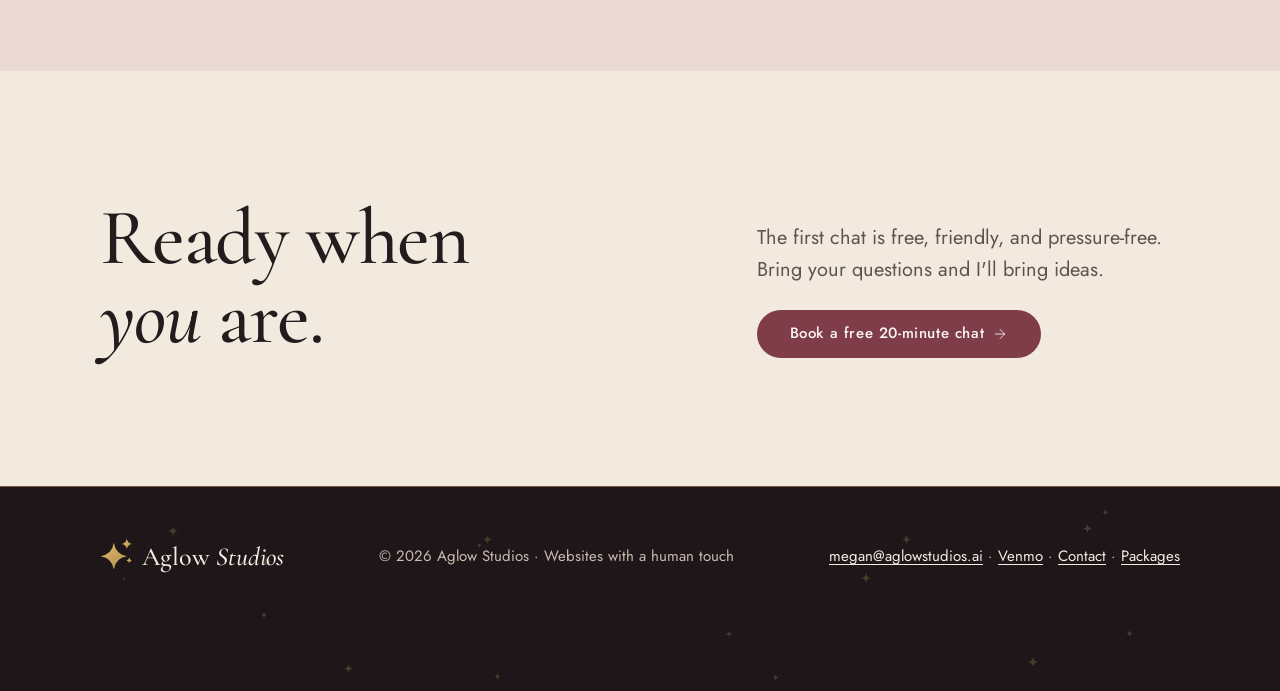
<file: services.html>
<!doctype html>
<html lang="en" class="no-js">
<head>
  <meta charset="utf-8">
  <meta name="viewport" content="width=device-width, initial-scale=1">
  <title>Services · Aglow Studios</title>
  <meta name="description" content="Custom website design, refreshes, smart site setup and ongoing care for client-facing small businesses.">
  <!-- Preview build: remove noindex at launch. -->
  <meta name="robots" content="noindex">
  <link rel="canonical" href="https://aglowstudios.ai/services.html">
  <link rel="icon" href="assets/favicon.svg" type="image/svg+xml">
  <link rel="apple-touch-icon" href="assets/apple-touch-icon.png">
  <link rel="preload" href="assets/fonts/cormorant-garamond-latin-wght-normal.woff2" as="font" type="font/woff2" crossorigin>
  <link rel="stylesheet" href="styles.css">
</head>
<body>
<svg width="0" height="0" style="position:absolute" aria-hidden="true">
  <defs><linearGradient id="g-mark" x1="0" y1="0" x2="1" y2="1">
    <stop offset="0" style="stop-color:color-mix(in srgb, var(--glow) 70%, var(--gold))"/>
    <stop offset=".55" style="stop-color:var(--gold)"/>
    <stop offset="1" style="stop-color:color-mix(in srgb, var(--gold) 70%, var(--gold-deep))"/>
  </linearGradient></defs>
  <symbol id="i-mark" viewBox="0 0 64 64">
    <path fill="url(#g-mark)" d="M26 11Q29.2 32.8 51 36Q29.2 39.2 26 61Q22.8 39.2 1 36Q22.8 32.8 26 11Z"/>
    <path fill="url(#g-mark)" opacity=".75" transform="rotate(45 26 36)" d="M26 27Q27.3 34.7 35 36Q27.3 37.3 26 45Q24.7 37.3 17 36Q24.7 34.7 26 27Z"/>
    <path fill="url(#g-mark)" d="M50.5 3.5Q52 11.5 60 13Q52 14.5 50.5 22.5Q49 14.5 41 13Q49 11.5 50.5 3.5Z"/>
    <path fill="url(#g-mark)" d="M55 39Q55.9 43.1 60 44Q55.9 44.9 55 49Q54.1 44.9 50 44Q54.1 43.1 55 39Z"/>
  </symbol>
  <symbol id="i-star" viewBox="0 0 24 24"><path d="M12 0c.9 6.6 4.5 10.2 12 12-7.5 1.8-11.1 5.4-12 12-.9-6.6-4.5-10.2-12-12 7.5-1.8 11.1-5.4 12-12z"/></symbol>
  <symbol id="i-arrow" viewBox="0 0 24 24" fill="none" stroke="currentColor" stroke-width="1.25" stroke-linecap="round" stroke-linejoin="round"><path d="M5 12h14"/><path d="m12 5 7 7-7 7"/></symbol>
  <symbol id="i-x" viewBox="0 0 24 24" fill="none" stroke="currentColor" stroke-width="1.25" stroke-linecap="round" stroke-linejoin="round"><path d="M18 6 6 18"/><path d="m6 6 12 12"/></symbol>
  <symbol id="i-menu" viewBox="0 0 24 24" fill="none" stroke="currentColor" stroke-width="1.25" stroke-linecap="round"><path d="M4 7h16"/><path d="M4 12h16"/><path d="M4 17h16"/></symbol>
  <symbol id="i-calendar" viewBox="0 0 24 24" fill="none" stroke="currentColor" stroke-width="1.25" stroke-linecap="round" stroke-linejoin="round"><path d="M8 2v4"/><path d="M16 2v4"/><rect width="18" height="18" x="3" y="4" rx="2"/><path d="M3 10h18"/><path d="m9 16 2 2 4-4"/></symbol>
  <symbol id="i-message" viewBox="0 0 24 24" fill="none" stroke="currentColor" stroke-width="1.25" stroke-linecap="round" stroke-linejoin="round"><path d="M7.9 20A9 9 0 1 0 4 16.1L2 22Z"/></symbol>
  <symbol id="i-bell" viewBox="0 0 24 24" fill="none" stroke="currentColor" stroke-width="1.25" stroke-linecap="round" stroke-linejoin="round"><path d="M10.268 21a2 2 0 0 0 3.464 0"/><path d="M3.262 15.326A1 1 0 0 0 4 17h16a1 1 0 0 0 .74-1.673C19.41 13.956 18 12.499 18 8A6 6 0 0 0 6 8c0 4.499-1.411 5.956-2.738 7.326"/></symbol>
  <symbol id="i-palette" viewBox="0 0 24 24" fill="none" stroke="currentColor" stroke-width="1.25" stroke-linecap="round" stroke-linejoin="round"><circle cx="13.5" cy="6.5" r=".5" fill="currentColor"/><circle cx="17.5" cy="10.5" r=".5" fill="currentColor"/><circle cx="8.5" cy="7.5" r=".5" fill="currentColor"/><circle cx="6.5" cy="12.5" r=".5" fill="currentColor"/><path d="M12 2C6.5 2 2 6.5 2 12s4.5 10 10 10c.926 0 1.648-.746 1.648-1.688 0-.437-.18-.835-.437-1.125-.29-.289-.438-.652-.438-1.125a1.64 1.64 0 0 1 1.668-1.668h1.996c3.051 0 5.555-2.503 5.555-5.554C21.965 6.012 17.461 2 12 2z"/></symbol>
  <symbol id="i-handshake" viewBox="0 0 24 24" fill="none" stroke="currentColor" stroke-width="1.25" stroke-linecap="round" stroke-linejoin="round"><path d="m11 17 2 2a1 1 0 1 0 3-3"/><path d="m14 14 2.5 2.5a1 1 0 1 0 3-3l-3.88-3.88a3 3 0 0 0-4.24 0l-.88.88a1 1 0 1 1-3-3l2.81-2.81a5.79 5.79 0 0 1 7.06-.87l.47.28a2 2 0 0 0 1.42.25L21 4"/><path d="m21 3 1 11h-2"/><path d="M3 3 2 14l6.5 6.5a1 1 0 1 0 3-3"/><path d="M3 4h8"/></symbol>
  <symbol id="i-sprout" viewBox="0 0 24 24" fill="none" stroke="currentColor" stroke-width="1.25" stroke-linecap="round" stroke-linejoin="round"><path d="M7 20h10"/><path d="M10 20c5.5-2.5.8-6.4 3-10"/><path d="M9.5 9.4c1.1.8 1.8 2.2 2.3 3.7-2 .4-3.5.4-4.8-.3-1.2-.6-2.3-1.9-3-4.2 2.8-.5 4.4 0 5.5.8z"/><path d="M14.1 6a7 7 0 0 0-1.1 4c1.9-.1 3.3-.6 4.3-1.4 1-1 1.6-2.3 1.7-4.6-2.7.1-4 1-4.9 2z"/></symbol>
</svg>

<a class="skip-link" href="#main">Skip to content</a>
<header class="site-header">
  <div class="wrap">
    <a class="logo" href="index.html" aria-label="Aglow Studios, home"><svg class="mark" aria-hidden="true"><use href="#i-mark"/></svg><span>Aglow <em>Studios</em></span></a>
    <nav class="site-nav" aria-label="Main">
      <a href="services.html" aria-current="page">Services</a>
      <a href="who.html">Who I help</a>
      <a href="packages.html">Packages</a>
      <a href="contact.html">Contact</a>
    </nav>
    <a class="btn btn--primary header-cta" href="contact.html">Book a free chat</a>
    <button class="menu-toggle" type="button" aria-label="Open menu" aria-expanded="false" aria-controls="mobile-menu"><svg aria-hidden="true"><use href="#i-menu"/></svg></button>
  </div>
</header>

<div class="mobile-menu" id="mobile-menu" role="dialog" aria-modal="true" aria-label="Menu" hidden>
  <div class="mobile-menu__top">
    <a class="logo" href="index.html" aria-label="Aglow Studios, home"><svg class="mark" aria-hidden="true"><use href="#i-mark"/></svg><span>Aglow <em>Studios</em></span></a>
    <button class="menu-toggle mobile-menu__close" type="button" aria-label="Close menu"><svg aria-hidden="true"><use href="#i-x"/></svg></button>
  </div>
  <nav aria-label="Main">
    <a href="index.html">Home</a>
    <a href="services.html" aria-current="page">Services</a>
    <a href="who.html">Who I help</a>
    <a href="packages.html">Packages</a>
    <a href="contact.html">Contact</a>
  </nav>
  <a class="btn btn--primary" href="contact.html">Book a free chat <svg class="arrow" aria-hidden="true"><use href="#i-arrow"/></svg></a>
</div>

<main id="main">
  <section class="page-hero">
    <div class="wrap">
      <p class="eyebrow reveal"><svg class="star" aria-hidden="true"><use href="#i-star"/></svg>Services</p>
      <h1 class="reveal" style="--i:1">Everything your site <em>needs</em></h1>
      <p class="lead reveal" style="--i:2">Here's exactly what I build and what each piece does for your business.</p>
    </div>
  </section>

  <section class="section" aria-labelledby="ways-title">
    <div class="wrap">
      <div class="section-head">
        <p class="eyebrow reveal"><svg class="star" aria-hidden="true"><use href="#i-star"/></svg>Two ways to work together</p>
        <h2 class="reveal" id="ways-title">Run it yourself, or <em>let me look after it</em></h2>
        <p class="lead reveal" style="--i:1">Every site starts the same way: designed and built with you. After launch, you choose who keeps it running.</p>
      </div>
      <div class="grid grid--2">
        <div class="card reveal">
          <span class="tag">You run it</span>
          <h3 style="margin-top:var(--s-4)">Design &amp; hand-off</h3>
          <p>I design and build your site, then hand it over to you to host and manage, with a full walkthrough and support through the transition.</p>
          <ul class="checks">
            <li>Your site, designed and built with you</li>
            <li>A full walkthrough of your new site</li>
            <li>Transition support as you take it over</li>
            <li>Handed over for you to host</li>
            <li>You manage updates and changes yourself</li>
          </ul>
        </div>
        <div class="card reveal" style="--i:1; background:var(--blush); border-color:transparent">
          <span class="tag">I run it</span>
          <h3 style="margin-top:var(--s-4)">Full service</h3>
          <p>You just reach out, and I take care of the rest. No logins, no hosting to manage.</p>
          <ul class="checks">
            <li>Changes and content updates, whenever you need them</li>
            <li>New graphics</li>
            <li>Seasonal specials and promotions, posted for you</li>
            <li>Hosting included</li>
            <li>Technical maintenance included</li>
          </ul>
        </div>
      </div>
      <p class="small reveal" style="margin-top:var(--s-5)">Not sure which fits? We can decide together on your free chat. Every engagement is quoted after we talk.</p>
    </div>
  </section>

  <section class="section band-cream">
    <div class="wrap grid grid--2">
        <div class="card reveal" style="--i:0">
          <svg class="card__icon" aria-hidden="true"><use href="#i-palette"/></svg>
          <h3>Website design &amp; copy</h3>
          <p>A warm, professional site designed around your brand, with every word written for real customers, not search engines.</p>
          <ul class="checks"><li>Custom design matched to your personality</li><li>Copy in your voice, reviewed with you</li><li>Mobile-friendly and fast-loading</li></ul>
        </div>
        <div class="card reveal" style="--i:1">
          <svg class="card__icon" aria-hidden="true"><use href="#i-handshake"/></svg>
          <h3>Built with you, not around you</h3>
          <p>You are part of the process from the first conversation to launch: no handoffs, no explaining your business twice, no surprises at the reveal.</p>
          <ul class="checks"><li>Direction agreed before the build starts</li><li>Copy drafted in your voice and reviewed together</li><li>The same person answers after launch</li></ul>
        </div>
        <div class="card reveal" style="--i:0">
          <svg class="card__icon" aria-hidden="true"><use href="#i-calendar"/></svg>
          <h3>Bookings &amp; payments</h3>
          <p>Connected scheduling and payment tools so clients can act the moment they're ready.</p>
          <ul class="checks"><li>Online booking for appointments &amp; consults</li><li>Donation pages for nonprofits</li><li>Simple payment links (Venmo, invoicing &amp; more)</li></ul>
        </div>
        <div class="card reveal" style="--i:1">
          <svg class="card__icon" aria-hidden="true"><use href="#i-sprout"/></svg>
          <h3>Care &amp; growth</h3>
          <p>Websites aren't "set and forget." Monthly care keeps yours fresh, secure, and improving.</p>
          <ul class="checks"><li>Updates, backups &amp; watchful maintenance</li><li>Content refreshes and seasonal updates</li><li>Small changes handled without you logging in</li></ul>
        </div>
    </div>
  </section>

  <section class="section band-blush" aria-labelledby="compare-title">
    <div class="wrap">
      <div class="section-head">
        <p class="eyebrow reveal"><svg class="star" aria-hidden="true"><use href="#i-star"/></svg>How this compares</p>
        <h2 class="reveal" id="compare-title">Build it yourself, or <em>build it with me</em></h2>
      </div>
      <div class="reveal" style="--i:1">
        <table class="compare">
          <thead><tr><th scope="col">What you get</th><th scope="col">Build it yourself</th><th scope="col">Aglow Studios</th></tr></thead>
          <tbody>
            <tr><th scope="row">Getting started</th><td data-label="Build it yourself">Learning unfamiliar software before you can build a single page</td><td data-label="Aglow Studios">A conversation: you talk, I build</td></tr>
            <tr><th scope="row">The technical side</th><td data-label="Build it yourself">Hosting, domains, forms and mobile layout are yours to solve</td><td data-label="Aglow Studios">Handled before you ever see it</td></tr>
            <tr><th scope="row">Sounds like you</th><td data-label="Build it yourself">Template copy you write and edit yourself</td><td data-label="Aglow Studios">Always. We write it together</td></tr>
            <tr><th scope="row">When something breaks</th><td data-label="Build it yourself">Help articles and support tickets, answered on their schedule</td><td data-label="Aglow Studios">Email me. I already know your site</td></tr>
            <tr><th scope="row">Investment</th><td data-label="Build it yourself">Your time, plus monthly fees</td><td data-label="Aglow Studios">A fixed quote, agreed up front</td></tr>
          </tbody>
        </table>
      </div>
    </div>
  </section>

  <section class="section band-cream">
    <div class="wrap cta-block">
      <h2 class="display reveal">Ready when <em>you</em> are.</h2>
      <div class="reveal" style="--i:1">
        <p class="lead">The first chat is free, friendly, and pressure-free. Bring your questions and I'll bring ideas.</p>
        <div class="btn-row" style="margin-top:var(--s-5)"><a class="btn btn--primary" href="contact.html">Book a free 20-minute chat <svg class="arrow" aria-hidden="true"><use href="#i-arrow"/></svg></a></div>
      </div>
    </div>
  </section>
</main>

<footer class="site-footer">
  <div class="starfield" data-starfield="16" aria-hidden="true"></div>
  <div class="wrap">
    <a class="logo" href="index.html" aria-label="Aglow Studios, home"><svg class="mark" aria-hidden="true"><use href="#i-mark"/></svg><span>Aglow <em>Studios</em></span></a>
    <p>&copy; <span data-year></span> Aglow Studios · Websites with a human touch</p>
    <p><a href="mailto:megan@aglowstudios.ai">megan@aglowstudios.ai</a> · <a href="https://venmo.com/u/M-Mauger" target="_blank" rel="noopener">Venmo</a> · <a href="contact.html">Contact</a> · <a href="packages.html">Packages</a></p>
  </div>
</footer>

<div class="mobile-cta"><a class="btn btn--primary" href="contact.html">Book a free chat</a></div>
<div class="chat chat--floating" id="concierge" data-script="aglow" role="dialog" aria-label="Ask Aglow, scripted demo" hidden>
  <div class="chat__head">
    <div class="starfield" data-starfield="5" aria-hidden="true"></div>
    <span class="who">Aglow concierge</span>
    <span class="tag">Scripted demo</span>
    <button class="chat__close" type="button" aria-label="Close chat"><svg aria-hidden="true"><use href="#i-x"/></svg></button>
  </div>
  <div class="chat__body" aria-live="polite"></div>
  <div class="chat__suggest"></div>
</div>
<button class="fab" type="button" aria-expanded="false" aria-controls="concierge"><svg class="star" aria-hidden="true"><use href="#i-star"/></svg>Ask Aglow</button>

<script src="script.js"></script>
</body>
</html>
</file>
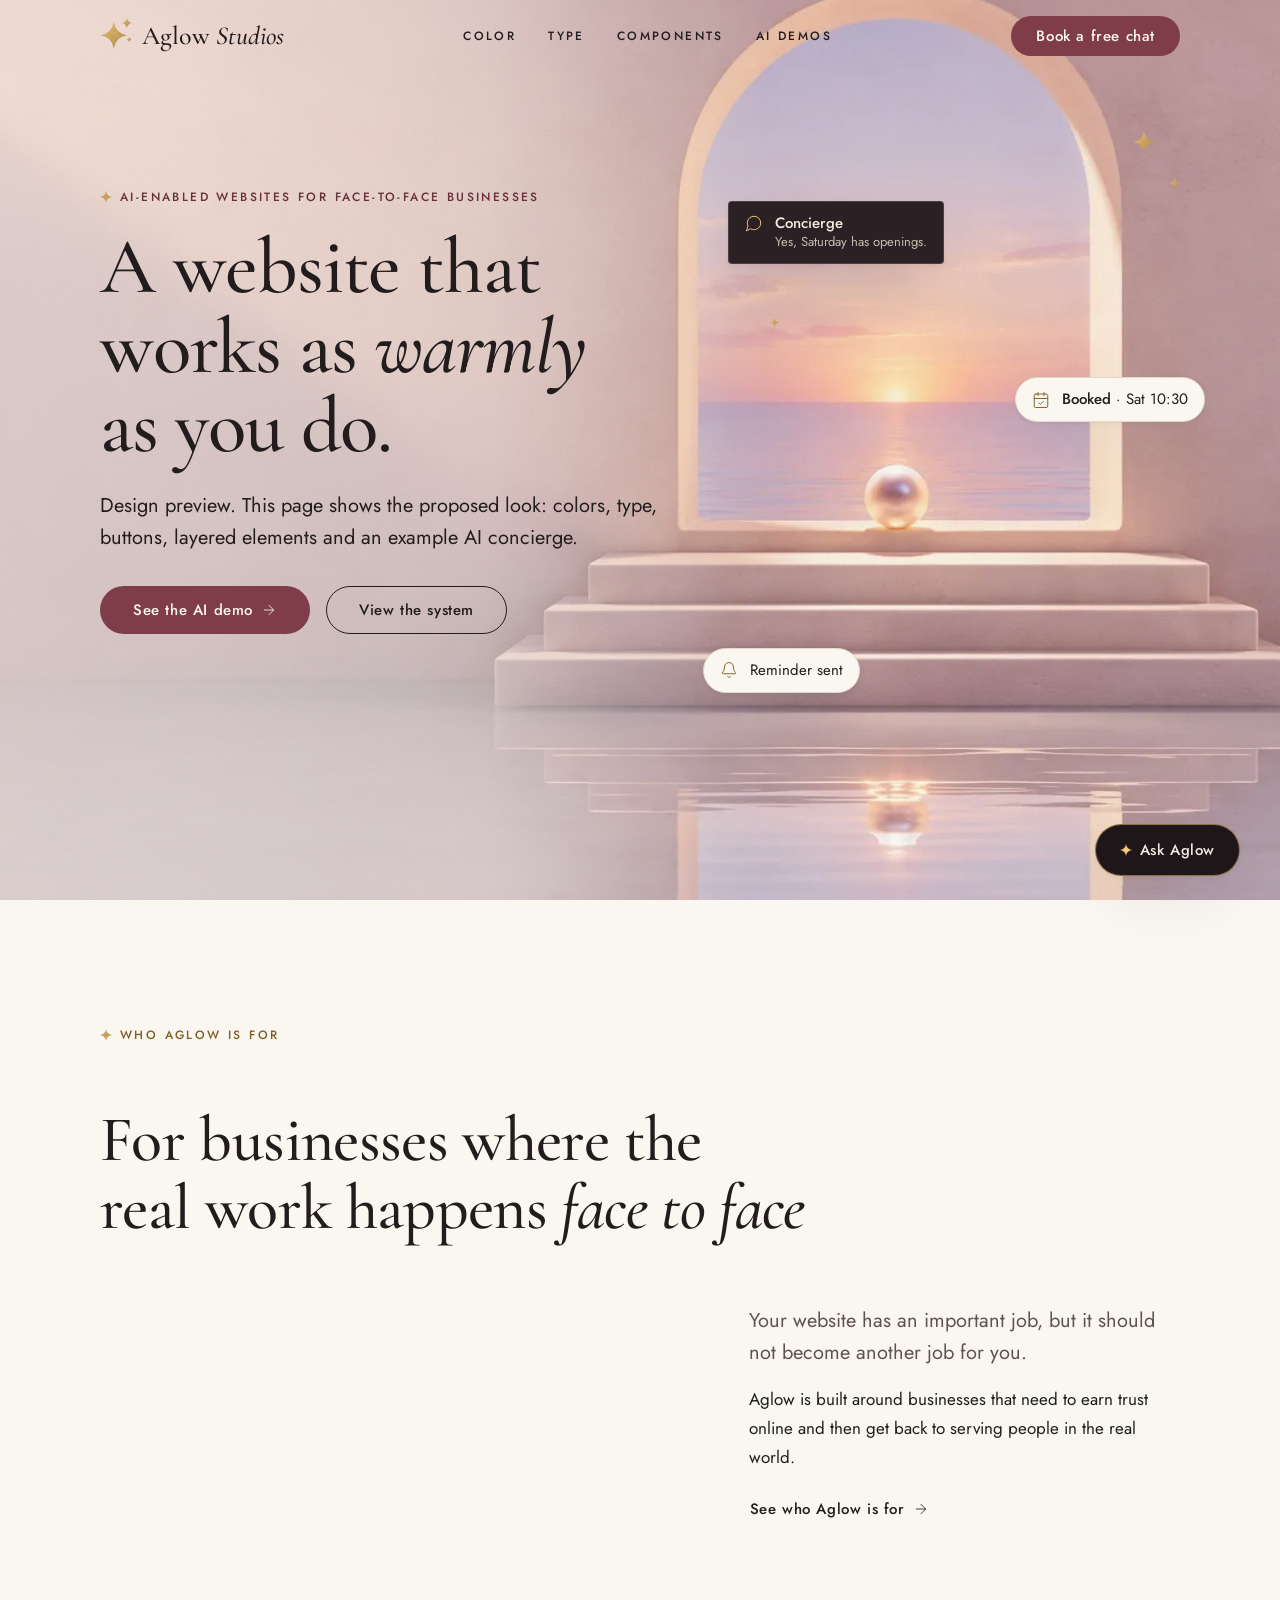
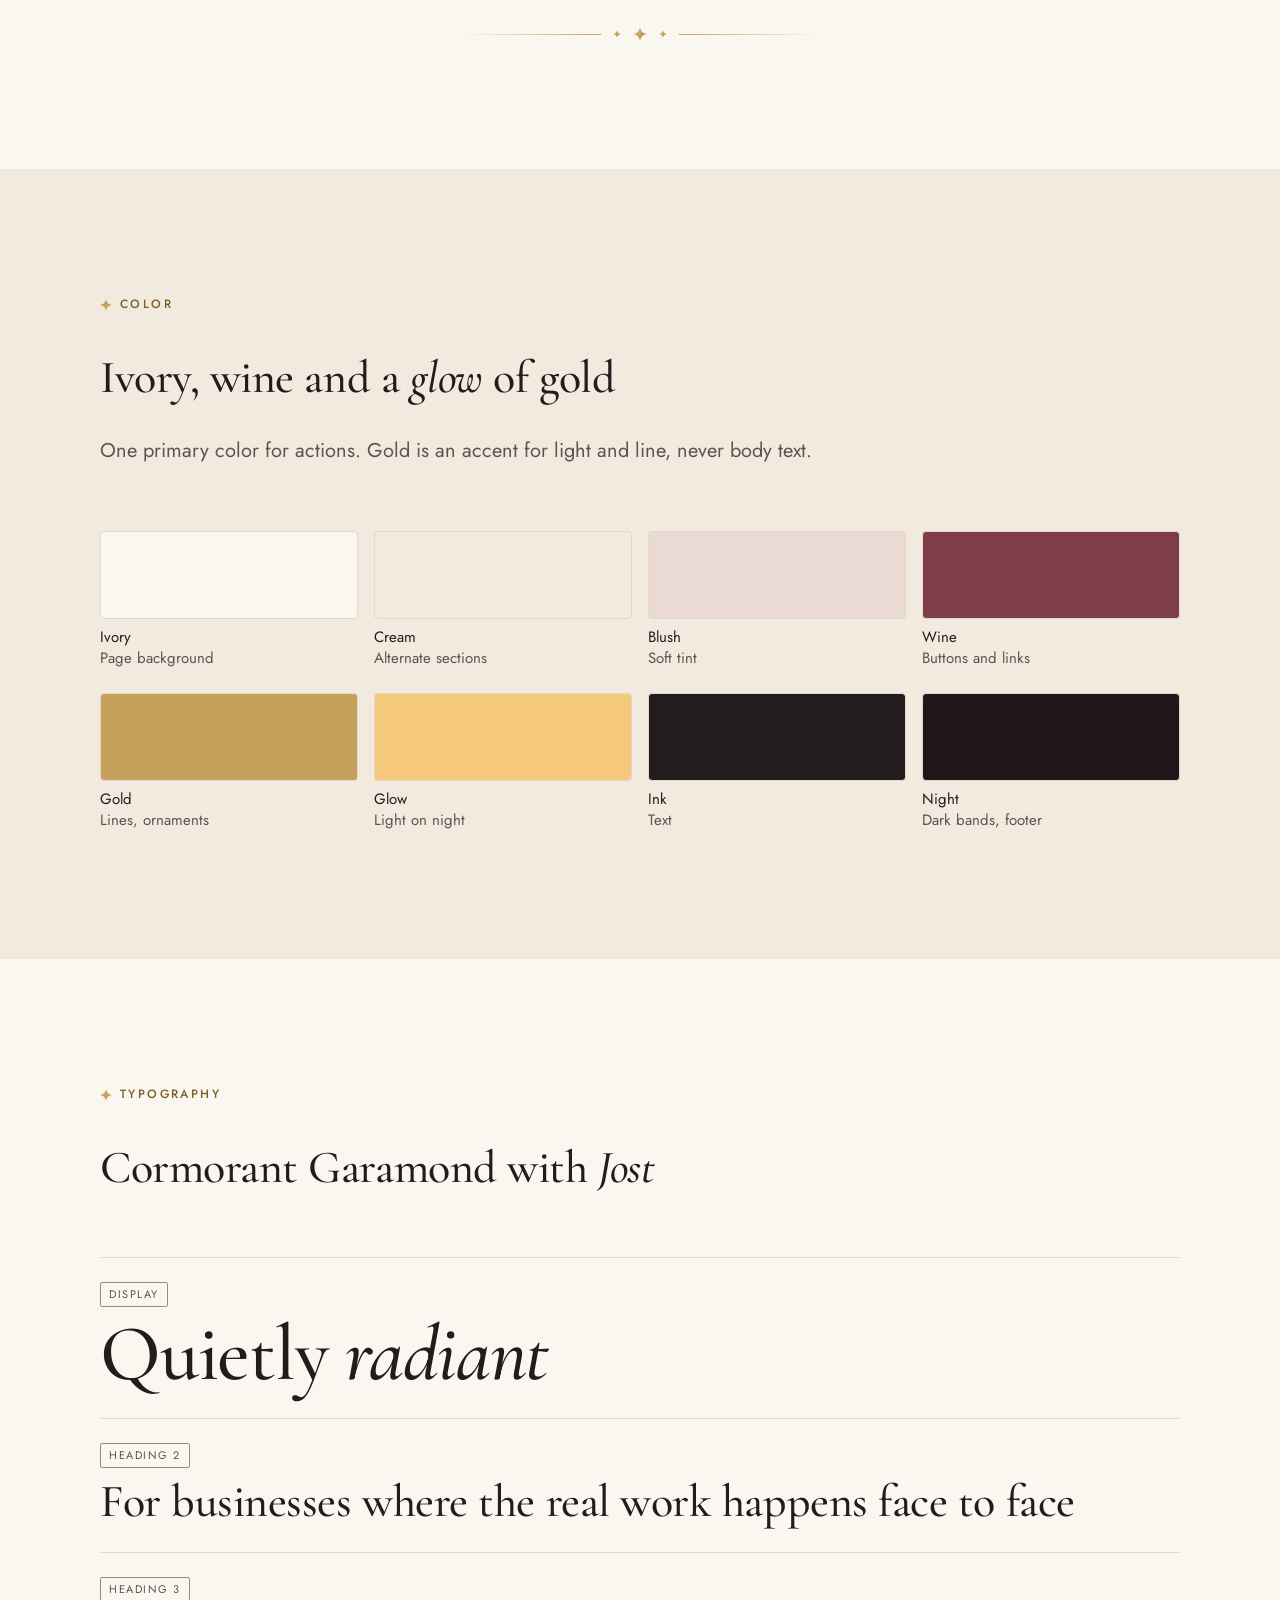
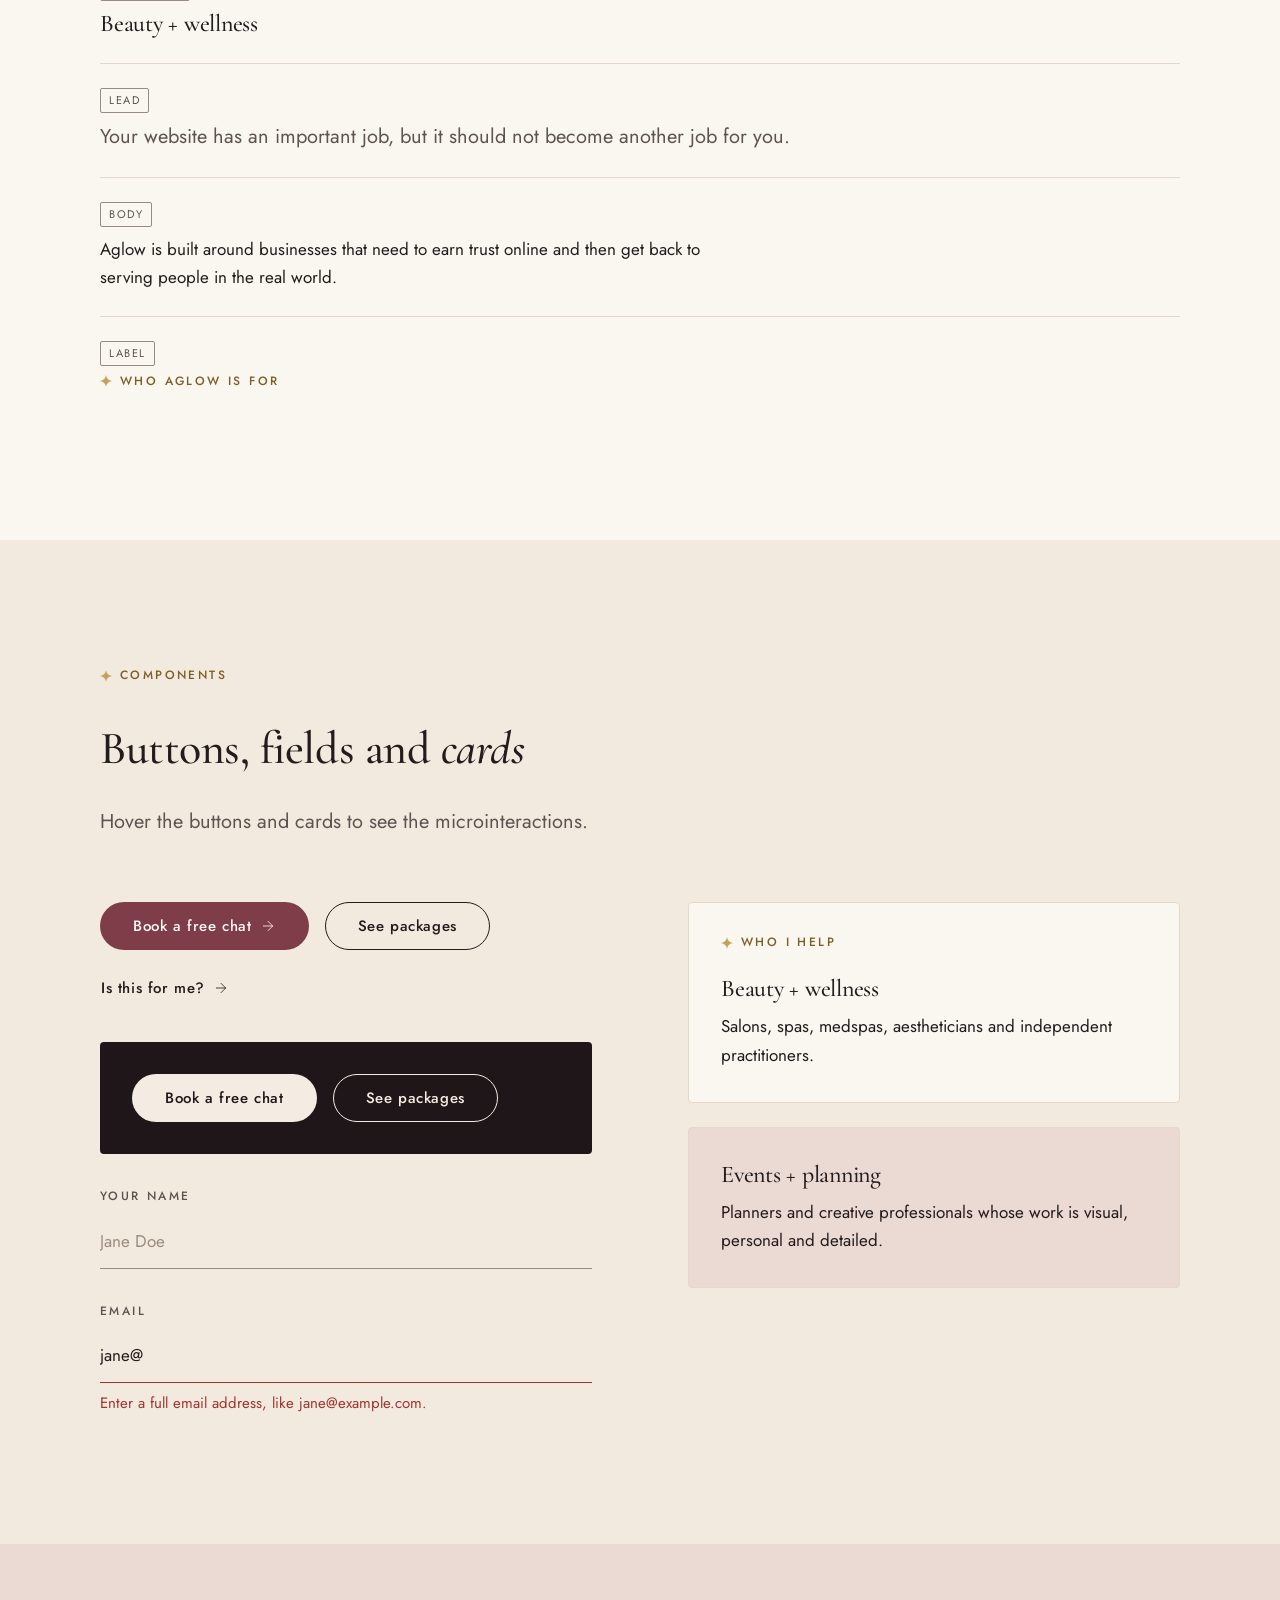
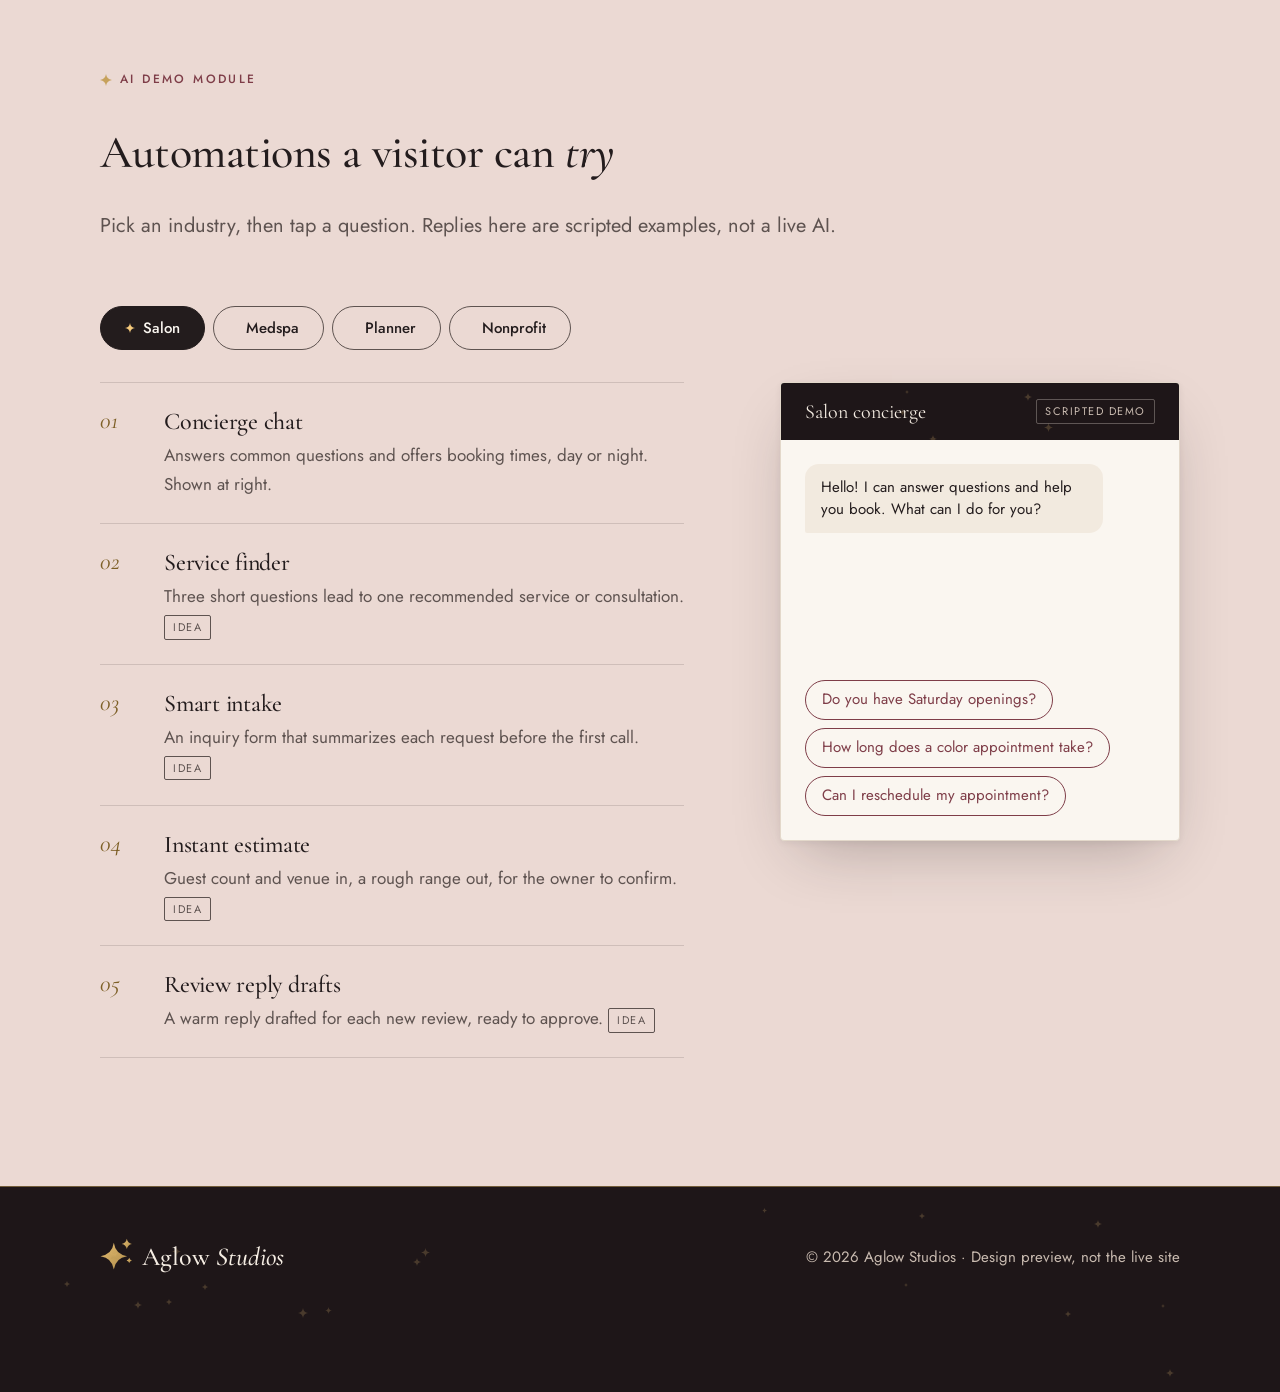
<file: styleguide.html>
<!doctype html>
<html lang="en" class="no-js">
<head>
  <meta charset="utf-8">
  <meta name="viewport" content="width=device-width, initial-scale=1">
  <title>Design preview — Aglow Studios</title>
  <meta name="robots" content="noindex">
  <link rel="preload" href="assets/fonts/cormorant-garamond-latin-wght-normal.woff2" as="font" type="font/woff2" crossorigin>
  <link rel="preload" href="assets/fonts/jost-latin-wght-normal.woff2" as="font" type="font/woff2" crossorigin>
  <link rel="icon" href="assets/favicon.svg" type="image/svg+xml">
  <link rel="apple-touch-icon" href="assets/apple-touch-icon.png">
  <link rel="stylesheet" href="styles.css">
  <style>
    /* Layout for this preview page only. Uses tokens from styles.css. */
    .sg-head { display: grid; gap: var(--s-4); margin-bottom: var(--s-7); }
    .sg-grid { display: grid; gap: var(--s-7); }
    @media (min-width: 900px) { .sg-grid--2 { grid-template-columns: 1fr 1fr; gap: var(--s-9); } }
    .swatches { display: grid; grid-template-columns: repeat(2, 1fr); gap: var(--s-5) var(--s-4); }
    @media (min-width: 720px) { .swatches { grid-template-columns: repeat(4, 1fr); } }
    .swatch { font-size: var(--text-small); line-height: 1.4; }
    .swatch i { display: block; height: 88px; border-radius: var(--r-card); border: 1px solid var(--line); margin-bottom: var(--s-2); }
    .swatch code { display: block; color: var(--ink-soft); font: inherit; }
    .type-row { display: grid; gap: var(--s-2); padding-block: var(--s-5); border-top: 1px solid var(--line); }
    .type-row .tag { justify-self: start; }
    .type-row > :last-child { margin: 0; }
    .cards { display: grid; gap: var(--s-5); align-content: start; }
    .panel { padding: var(--s-6); border-radius: var(--r-card); }
    .stack { display: grid; gap: var(--s-6); }
  </style>
</head>
<body>

<!-- Icon sprite: Lucide (1.25 stroke) + the Aglow star ornament -->
<svg width="0" height="0" style="position:absolute" aria-hidden="true">
  <defs><linearGradient id="g-mark" x1="0" y1="0" x2="1" y2="1">
    <stop offset="0" style="stop-color:color-mix(in srgb, var(--glow) 70%, var(--gold))"/>
    <stop offset=".55" style="stop-color:var(--gold)"/>
    <stop offset="1" style="stop-color:color-mix(in srgb, var(--gold) 70%, var(--gold-deep))"/>
  </linearGradient></defs>
  <symbol id="i-mark" viewBox="0 0 64 64">
    <path fill="url(#g-mark)" d="M26 11Q29.2 32.8 51 36Q29.2 39.2 26 61Q22.8 39.2 1 36Q22.8 32.8 26 11Z"/>
    <path fill="url(#g-mark)" opacity=".75" transform="rotate(45 26 36)" d="M26 27Q27.3 34.7 35 36Q27.3 37.3 26 45Q24.7 37.3 17 36Q24.7 34.7 26 27Z"/>
    <path fill="url(#g-mark)" d="M50.5 3.5Q52 11.5 60 13Q52 14.5 50.5 22.5Q49 14.5 41 13Q49 11.5 50.5 3.5Z"/>
    <path fill="url(#g-mark)" d="M55 39Q55.9 43.1 60 44Q55.9 44.9 55 49Q54.1 44.9 50 44Q54.1 43.1 55 39Z"/>
  </symbol>
  <symbol id="i-star" viewBox="0 0 24 24"><path d="M12 0c.9 6.6 4.5 10.2 12 12-7.5 1.8-11.1 5.400-12 12-.9-6.600-4.500-10.200-12-12 7.500-1.800 11.100-5.400 12-12z"/></symbol>
  <symbol id="i-arrow" viewBox="0 0 24 24" fill="none" stroke="currentColor" stroke-width="1.25" stroke-linecap="round" stroke-linejoin="round"><path d="M5 12h14"/><path d="m12 5 7 7-7 7"/></symbol>
  <symbol id="i-calendar" viewBox="0 0 24 24" stroke-linecap="round" stroke-linejoin="round"><path d="M8 2v4"/><path d="M16 2v4"/><rect width="18" height="18" x="3" y="4" rx="2"/><path d="M3 10h18"/><path d="m9 16 2 2 4-4"/></symbol>
  <symbol id="i-message" viewBox="0 0 24 24" stroke-linecap="round" stroke-linejoin="round"><path d="M7.900 20A9 9 0 1 0 4 16.100L2 22Z"/></symbol>
  <symbol id="i-bell" viewBox="0 0 24 24" stroke-linecap="round" stroke-linejoin="round"><path d="M10.268 21a2 2 0 0 0 3.464 0"/><path d="M3.262 15.326A1 1 0 0 0 4 17h16a1 1 0 0 0 .740-1.673C19.410 13.956 18 12.499 18 8A6 6 0 0 0 6 8c0 4.499-1.411 5.956-2.738 7.326"/></symbol>
  <symbol id="i-x" viewBox="0 0 24 24" stroke-linecap="round" stroke-linejoin="round"><path d="M18 6 6 18"/><path d="m6 6 12 12"/></symbol>
</svg>

<header class="site-header">
  <div class="wrap">
    <a class="logo" href="index.html" aria-label="Aglow Studios, home"><svg class="mark" aria-hidden="true"><use href="#i-mark"/></svg><span>Aglow <em>Studios</em></span></a>
    <nav class="site-nav" aria-label="Preview sections">
      <a href="#color">Color</a>
      <a href="#type">Type</a>
      <a href="#components">Components</a>
      <a href="#ai">AI demos</a>
    </nav>
    <a class="btn btn--primary" href="#ai">Book a free chat</a>
  </div>
</header>

<main>
  <!-- Hero: rendered dawn scene (Canva AI render) with floating chips -->
  <section class="section band-blush hero">
    <picture class="hero__media">
      <source media="(max-width: 899px)" srcset="assets/images/hero-dawn-mobile.webp" width="903" height="1129">
      <img src="assets/images/hero-dawn-2000.webp" srcset="assets/images/hero-dawn-1200.webp 1200w, assets/images/hero-dawn-2000.webp 2000w" sizes="100vw" width="2000" height="1129" alt="" fetchpriority="high">
    </picture>
    <div class="wrap hero__grid">
      <div class="hero__copy">
        <p class="eyebrow reveal"><svg class="star" aria-hidden="true"><use href="#i-star"/></svg>AI-enabled websites for face-to-face businesses</p>
        <h1 class="display reveal" style="--i:1">A website that works as <em class="glint-word">warmly</em> as you do.</h1>
        <p class="lead reveal" style="--i:2">Design preview. This page shows the proposed look: colors, type, buttons, layered elements and an example AI concierge.</p>
        <div class="btn-row reveal" style="--i:3">
          <a class="btn btn--primary" href="#ai">See the AI demo <svg class="arrow" aria-hidden="true"><use href="#i-arrow"/></svg></a>
          <a class="btn btn--secondary" href="#color">View the system</a>
        </div>
      </div>

      <div class="layers reveal" style="--i:2" role="img" aria-label="Example notes from an AI concierge: a chat reply, a booking and a reminder">
        <span class="sparkle layers__star" style="--sz:22px; top:2%; right:6%"></span>
        <span class="sparkle layers__star" style="--sz:11px; top:10%; right:0"></span>
        <span class="sparkle layers__star" style="--sz:9px; top:34%; left:2%"></span>
        <div class="chip chip--card chip--night chip--a">
          <svg class="icon" aria-hidden="true"><use href="#i-message"/></svg>
          <span><b>Concierge</b><span class="sub">Yes, Saturday has openings.</span></span>
        </div>
        <div class="chip chip--b" style="animation-delay:-2s">
          <svg class="icon" aria-hidden="true"><use href="#i-calendar"/></svg>
          <span><b>Booked</b> · Sat 10:30</span>
        </div>
        <div class="chip chip--c" style="animation-delay:-4s">
          <svg class="icon" aria-hidden="true"><use href="#i-bell"/></svg>
          <span>Reminder sent</span>
        </div>
      </div>
    </div>
  </section>

  <!-- Statement pattern: oversized heading, offset body -->
  <section class="section">
    <div class="wrap statement">
      <p class="eyebrow reveal" style="grid-column:1/-1; margin:0"><svg class="star" aria-hidden="true"><use href="#i-star"/></svg>Who Aglow is for</p>
      <h2 class="reveal">For businesses where the real work happens <em>face to face</em></h2>
      <div class="statement__body reveal" style="--i:1">
        <p class="lead">Your website has an important job, but it should not become another job for you.</p>
        <p>Aglow is built around businesses that need to earn trust online and then get back to serving people in the real world.</p>
        <a class="btn btn--quiet" href="#ai">See who Aglow is for <svg class="arrow" aria-hidden="true"><use href="#i-arrow"/></svg></a>
      </div>
    </div>
    <div class="wrap"><div class="star-divider" aria-hidden="true"><span class="sparkle" style="--sz:8px"></span><span class="sparkle" style="--sz:14px"></span><span class="sparkle" style="--sz:8px"></span></div></div>
  </section>

  <section class="section band-cream" id="color">
    <div class="wrap">
      <div class="sg-head">
        <p class="eyebrow"><svg class="star" aria-hidden="true"><use href="#i-star"/></svg>Color</p>
        <h2>Ivory, wine and a <em>glow</em> of gold</h2>
        <p class="lead">One primary color for actions. Gold is an accent for light and line, never body text.</p>
      </div>
      <div class="swatches">
        <div class="swatch"><i style="background:var(--ivory)"></i>Ivory<code>Page background</code></div>
        <div class="swatch"><i style="background:var(--cream)"></i>Cream<code>Alternate sections</code></div>
        <div class="swatch"><i style="background:var(--blush)"></i>Blush<code>Soft tint</code></div>
        <div class="swatch"><i style="background:var(--wine)"></i>Wine<code>Buttons and links</code></div>
        <div class="swatch"><i style="background:var(--gold)"></i>Gold<code>Lines, ornaments</code></div>
        <div class="swatch"><i style="background:var(--glow)"></i>Glow<code>Light on night</code></div>
        <div class="swatch"><i style="background:var(--ink)"></i>Ink<code>Text</code></div>
        <div class="swatch"><i style="background:var(--night)"></i>Night<code>Dark bands, footer</code></div>
      </div>
    </div>
  </section>

  <section class="section" id="type">
    <div class="wrap">
      <div class="sg-head">
        <p class="eyebrow"><svg class="star" aria-hidden="true"><use href="#i-star"/></svg>Typography</p>
        <h2>Cormorant Garamond with <em>Jost</em></h2>
      </div>
      <div class="type-row"><span class="tag">Display</span><p class="display">Quietly <em>radiant</em></p></div>
      <div class="type-row"><span class="tag">Heading 2</span><h2>For businesses where the real work happens face to face</h2></div>
      <div class="type-row"><span class="tag">Heading 3</span><h3>Beauty + wellness</h3></div>
      <div class="type-row"><span class="tag">Lead</span><p class="lead">Your website has an important job, but it should not become another job for you.</p></div>
      <div class="type-row"><span class="tag">Body</span><p>Aglow is built around businesses that need to earn trust online and then get back to serving people in the real world.</p></div>
      <div class="type-row"><span class="tag">Label</span><p class="eyebrow" style="margin:0"><svg class="star" aria-hidden="true"><use href="#i-star"/></svg>Who Aglow is for</p></div>
    </div>
  </section>

  <section class="section band-cream" id="components">
    <div class="wrap">
      <div class="sg-head">
        <p class="eyebrow"><svg class="star" aria-hidden="true"><use href="#i-star"/></svg>Components</p>
        <h2>Buttons, fields and <em>cards</em></h2>
        <p class="lead">Hover the buttons and cards to see the microinteractions.</p>
      </div>
      <div class="sg-grid sg-grid--2">
        <div class="stack">
          <div class="btn-row">
            <a class="btn btn--primary" href="#components">Book a free chat <svg class="arrow" aria-hidden="true"><use href="#i-arrow"/></svg></a>
            <a class="btn btn--secondary" href="#components">See packages</a>
            <a class="btn btn--quiet" href="#components">Is this for me? <svg class="arrow" aria-hidden="true"><use href="#i-arrow"/></svg></a>
          </div>
          <div class="panel band-night">
            <div class="btn-row">
              <a class="btn btn--primary" href="#components">Book a free chat</a>
              <a class="btn btn--secondary" href="#components">See packages</a>
            </div>
          </div>
          <form class="stack" onsubmit="return false">
            <div class="field">
              <label for="sg-name">Your name</label>
              <input id="sg-name" type="text" placeholder="Jane Doe" autocomplete="name">
            </div>
            <div class="field field--error">
              <label for="sg-email">Email</label>
              <input id="sg-email" type="email" value="jane@" aria-invalid="true" aria-describedby="sg-email-msg">
              <p class="msg" id="sg-email-msg">Enter a full email address, like jane@example.com.</p>
            </div>
          </form>
        </div>
        <div class="cards">
          <a class="card card--link" href="#components">
            <p class="eyebrow"><svg class="star" aria-hidden="true"><use href="#i-star"/></svg>Who I help</p>
            <h3>Beauty + wellness</h3>
            <p>Salons, spas, medspas, aestheticians and independent practitioners.</p>
          </a>
          <a class="card card--link" href="#components" style="background:var(--blush)">
            <h3>Events + planning</h3>
            <p>Planners and creative professionals whose work is visual, personal and detailed.</p>
          </a>
        </div>
      </div>
    </div>
  </section>

  <section class="section band-blush" id="ai">
    <div class="wrap" data-demo>
      <div class="sg-head">
        <p class="eyebrow"><svg class="star" aria-hidden="true"><use href="#i-star"/></svg>AI demo module</p>
        <h2>Automations a visitor can <em>try</em></h2>
        <p class="lead">Pick an industry, then tap a question. Replies here are scripted examples, not a live AI.</p>
      </div>
      <div class="tabs" role="tablist" aria-label="Industry">
        <button class="tab" role="tab" aria-selected="true" data-script="salon">Salon</button>
        <button class="tab" role="tab" aria-selected="false" data-script="medspa">Medspa</button>
        <button class="tab" role="tab" aria-selected="false" data-script="planner">Planner</button>
        <button class="tab" role="tab" aria-selected="false" data-script="nonprofit">Nonprofit</button>
      </div>
      <div class="demo">
        <ol class="idea-list">
          <li><span class="num">01</span><div><h3>Concierge chat</h3><p>Answers common questions and offers booking times, day or night. Shown at right.</p></div></li>
          <li><span class="num">02</span><div><h3>Service finder</h3><p>Three short questions lead to one recommended service or consultation. <span class="tag">Idea</span></p></div></li>
          <li><span class="num">03</span><div><h3>Smart intake</h3><p>An inquiry form that summarizes each request before the first call. <span class="tag">Idea</span></p></div></li>
          <li><span class="num">04</span><div><h3>Instant estimate</h3><p>Guest count and venue in, a rough range out, for the owner to confirm. <span class="tag">Idea</span></p></div></li>
          <li><span class="num">05</span><div><h3>Review reply drafts</h3><p>A warm reply drafted for each new review, ready to approve. <span class="tag">Idea</span></p></div></li>
        </ol>
        <div class="chat" data-script="salon" aria-live="polite">
          <div class="chat__head"><div class="starfield" data-starfield="5" aria-hidden="true"></div><span class="who">Salon concierge</span><span class="tag">Scripted demo</span></div>
          <div class="chat__body"></div>
          <div class="chat__suggest"></div>
        </div>
      </div>
    </div>
  </section>
</main>

<footer class="site-footer">
  <div class="starfield" data-starfield="16" aria-hidden="true"></div>
  <div class="wrap">
    <a class="logo" href="index.html" aria-label="Aglow Studios, home"><svg class="mark" aria-hidden="true"><use href="#i-mark"/></svg><span>Aglow <em>Studios</em></span></a>
    <p>&copy; <span data-year></span> Aglow Studios · Design preview, not the live site</p>
  </div>
</footer>

<!-- Floating layer: action button and concierge panel -->
<div class="chat chat--floating" id="concierge" data-script="salon" role="dialog" aria-label="Ask Aglow, scripted demo" hidden>
  <div class="chat__head">
    <div class="starfield" data-starfield="5" aria-hidden="true"></div>
    <span class="who">Salon concierge</span>
    <span class="tag">Scripted demo</span>
    <button class="chat__close" type="button" aria-label="Close chat"><svg aria-hidden="true"><use href="#i-x"/></svg></button>
  </div>
  <div class="chat__body" aria-live="polite"></div>
  <div class="chat__suggest"></div>
</div>
<button class="fab" type="button" aria-expanded="false" aria-controls="concierge"><svg class="star" aria-hidden="true"><use href="#i-star"/></svg>Ask Aglow</button>

<script src="script.js"></script>
</body>
</html>
</file>
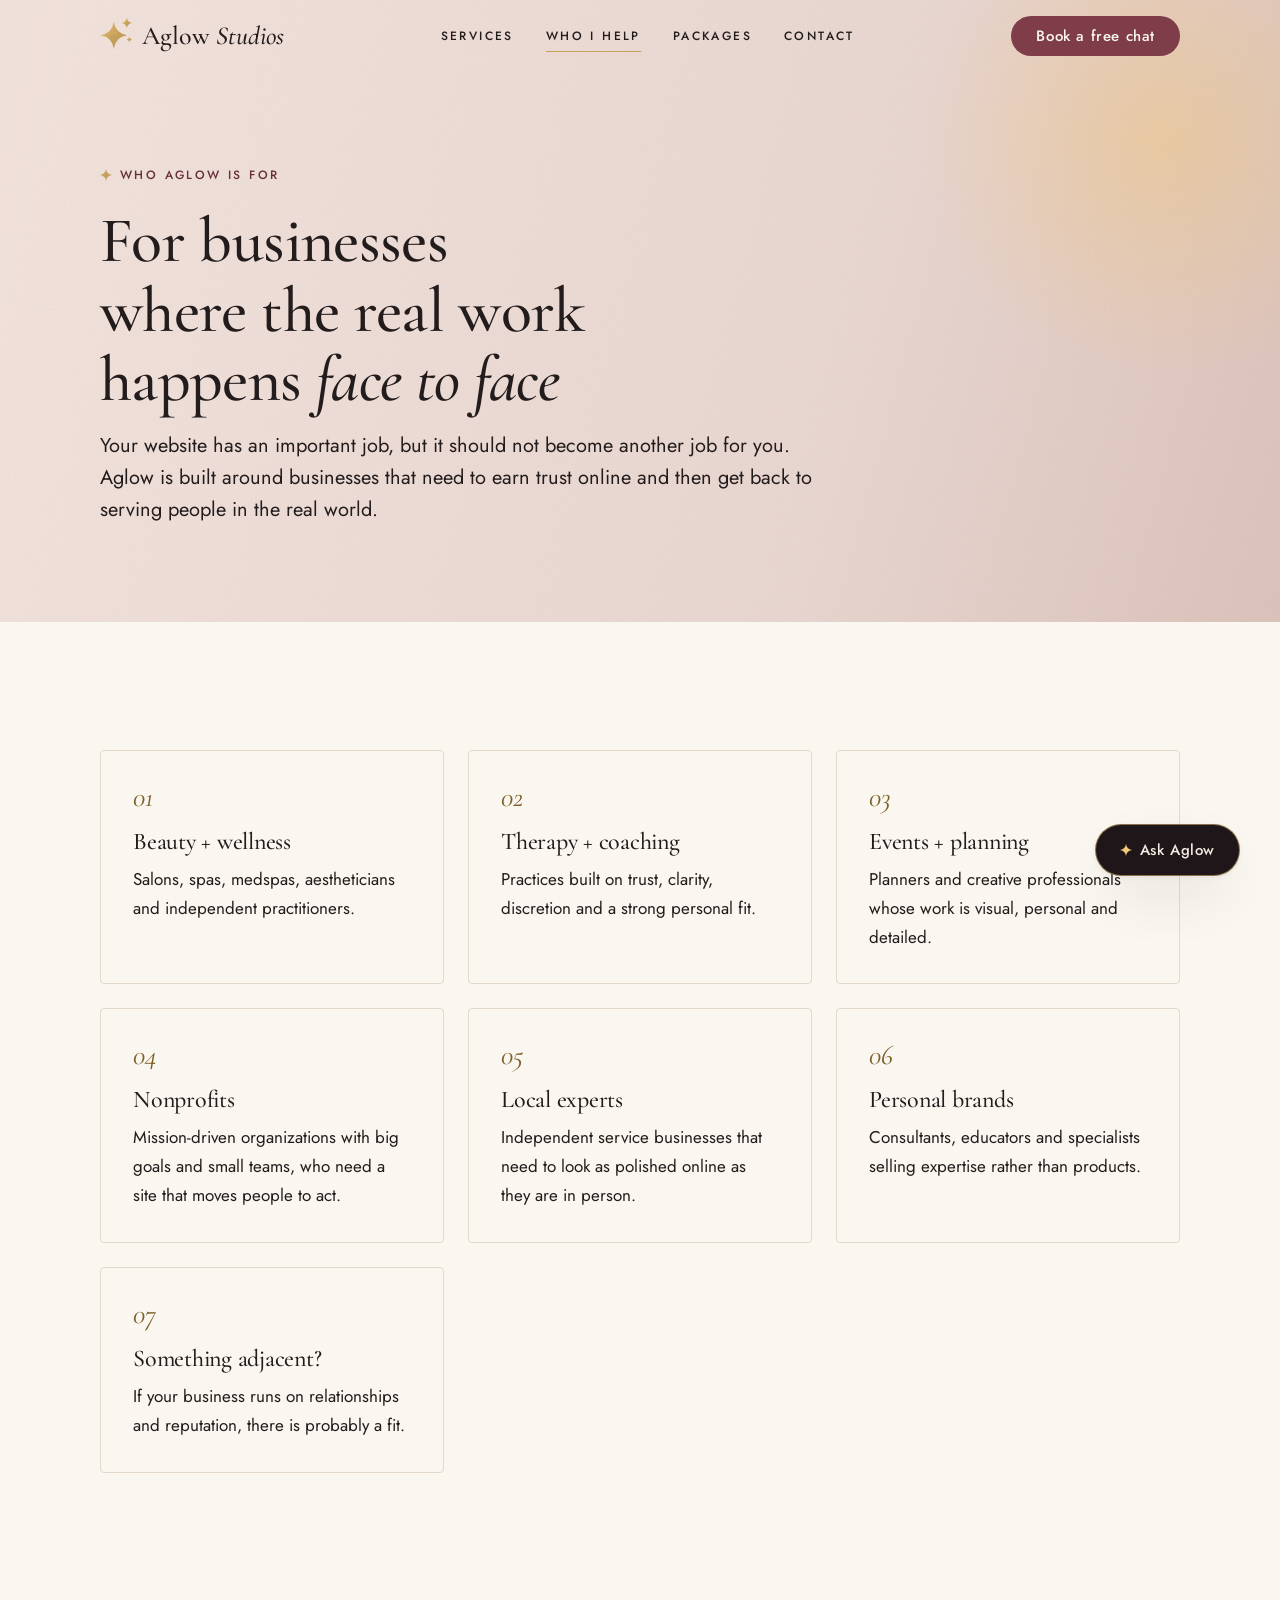
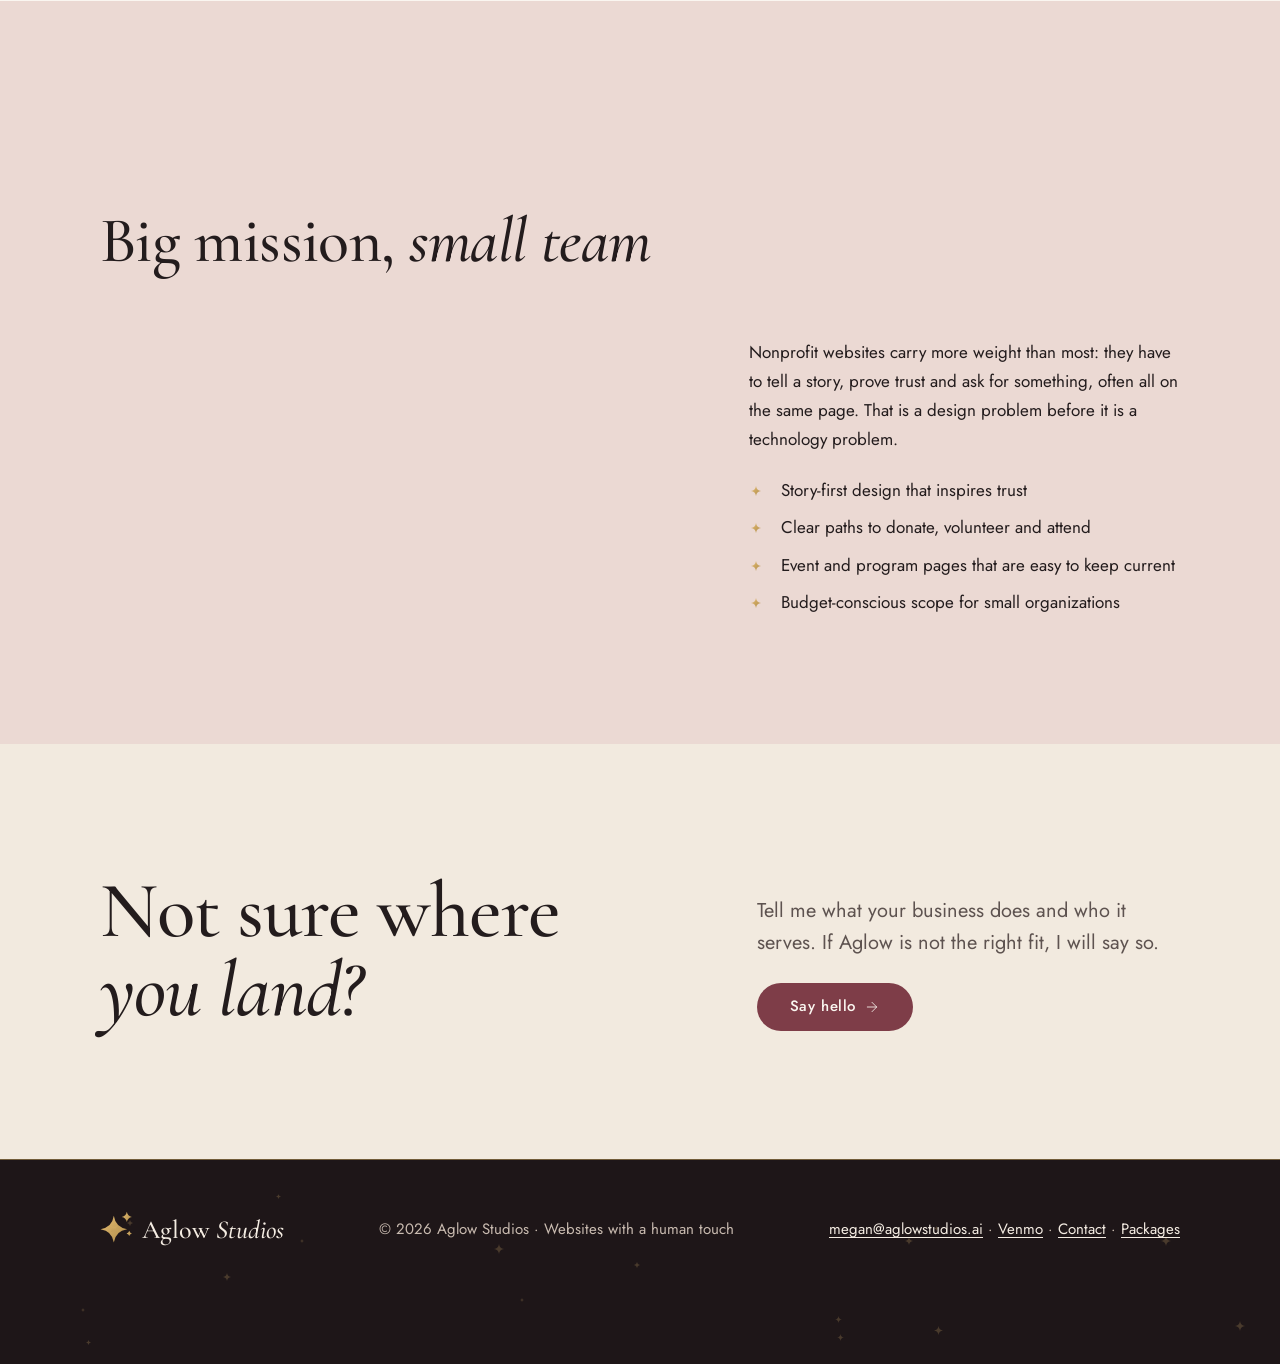
<file: who.html>
<!doctype html>
<html lang="en" class="no-js">
<head>
  <meta charset="utf-8">
  <meta name="viewport" content="width=device-width, initial-scale=1">
  <title>Who Aglow Is For · Aglow Studios</title>
  <meta name="description" content="Aglow builds for businesses where the real work happens face to face: beauty and wellness, therapy and coaching, events, nonprofits, local experts and personal brands.">
  <!-- Preview build: remove noindex at launch. -->
  <meta name="robots" content="noindex">
  <link rel="canonical" href="https://aglowstudios.ai/who.html">
  <link rel="icon" href="assets/favicon.svg" type="image/svg+xml">
  <link rel="apple-touch-icon" href="assets/apple-touch-icon.png">
  <link rel="preload" href="assets/fonts/cormorant-garamond-latin-wght-normal.woff2" as="font" type="font/woff2" crossorigin>
  <link rel="stylesheet" href="styles.css">
</head>
<body>
<svg width="0" height="0" style="position:absolute" aria-hidden="true">
  <defs><linearGradient id="g-mark" x1="0" y1="0" x2="1" y2="1">
    <stop offset="0" style="stop-color:color-mix(in srgb, var(--glow) 70%, var(--gold))"/>
    <stop offset=".55" style="stop-color:var(--gold)"/>
    <stop offset="1" style="stop-color:color-mix(in srgb, var(--gold) 70%, var(--gold-deep))"/>
  </linearGradient></defs>
  <symbol id="i-mark" viewBox="0 0 64 64">
    <path fill="url(#g-mark)" d="M26 11Q29.2 32.8 51 36Q29.2 39.2 26 61Q22.8 39.2 1 36Q22.8 32.8 26 11Z"/>
    <path fill="url(#g-mark)" opacity=".75" transform="rotate(45 26 36)" d="M26 27Q27.3 34.7 35 36Q27.3 37.3 26 45Q24.7 37.3 17 36Q24.7 34.7 26 27Z"/>
    <path fill="url(#g-mark)" d="M50.5 3.5Q52 11.5 60 13Q52 14.5 50.5 22.5Q49 14.5 41 13Q49 11.5 50.5 3.5Z"/>
    <path fill="url(#g-mark)" d="M55 39Q55.9 43.1 60 44Q55.9 44.9 55 49Q54.1 44.9 50 44Q54.1 43.1 55 39Z"/>
  </symbol>
  <symbol id="i-star" viewBox="0 0 24 24"><path d="M12 0c.9 6.6 4.5 10.2 12 12-7.5 1.8-11.1 5.4-12 12-.9-6.6-4.5-10.2-12-12 7.5-1.8 11.1-5.4 12-12z"/></symbol>
  <symbol id="i-arrow" viewBox="0 0 24 24" fill="none" stroke="currentColor" stroke-width="1.25" stroke-linecap="round" stroke-linejoin="round"><path d="M5 12h14"/><path d="m12 5 7 7-7 7"/></symbol>
  <symbol id="i-x" viewBox="0 0 24 24" fill="none" stroke="currentColor" stroke-width="1.25" stroke-linecap="round" stroke-linejoin="round"><path d="M18 6 6 18"/><path d="m6 6 12 12"/></symbol>
  <symbol id="i-menu" viewBox="0 0 24 24" fill="none" stroke="currentColor" stroke-width="1.25" stroke-linecap="round"><path d="M4 7h16"/><path d="M4 12h16"/><path d="M4 17h16"/></symbol>
  <symbol id="i-calendar" viewBox="0 0 24 24" fill="none" stroke="currentColor" stroke-width="1.25" stroke-linecap="round" stroke-linejoin="round"><path d="M8 2v4"/><path d="M16 2v4"/><rect width="18" height="18" x="3" y="4" rx="2"/><path d="M3 10h18"/><path d="m9 16 2 2 4-4"/></symbol>
  <symbol id="i-message" viewBox="0 0 24 24" fill="none" stroke="currentColor" stroke-width="1.25" stroke-linecap="round" stroke-linejoin="round"><path d="M7.9 20A9 9 0 1 0 4 16.1L2 22Z"/></symbol>
  <symbol id="i-bell" viewBox="0 0 24 24" fill="none" stroke="currentColor" stroke-width="1.25" stroke-linecap="round" stroke-linejoin="round"><path d="M10.268 21a2 2 0 0 0 3.464 0"/><path d="M3.262 15.326A1 1 0 0 0 4 17h16a1 1 0 0 0 .74-1.673C19.41 13.956 18 12.499 18 8A6 6 0 0 0 6 8c0 4.499-1.411 5.956-2.738 7.326"/></symbol>
  <symbol id="i-palette" viewBox="0 0 24 24" fill="none" stroke="currentColor" stroke-width="1.25" stroke-linecap="round" stroke-linejoin="round"><circle cx="13.5" cy="6.5" r=".5" fill="currentColor"/><circle cx="17.5" cy="10.5" r=".5" fill="currentColor"/><circle cx="8.5" cy="7.5" r=".5" fill="currentColor"/><circle cx="6.5" cy="12.5" r=".5" fill="currentColor"/><path d="M12 2C6.5 2 2 6.5 2 12s4.5 10 10 10c.926 0 1.648-.746 1.648-1.688 0-.437-.18-.835-.437-1.125-.29-.289-.438-.652-.438-1.125a1.64 1.64 0 0 1 1.668-1.668h1.996c3.051 0 5.555-2.503 5.555-5.554C21.965 6.012 17.461 2 12 2z"/></symbol>
  <symbol id="i-handshake" viewBox="0 0 24 24" fill="none" stroke="currentColor" stroke-width="1.25" stroke-linecap="round" stroke-linejoin="round"><path d="m11 17 2 2a1 1 0 1 0 3-3"/><path d="m14 14 2.5 2.5a1 1 0 1 0 3-3l-3.88-3.88a3 3 0 0 0-4.24 0l-.88.88a1 1 0 1 1-3-3l2.81-2.81a5.79 5.79 0 0 1 7.06-.87l.47.28a2 2 0 0 0 1.42.25L21 4"/><path d="m21 3 1 11h-2"/><path d="M3 3 2 14l6.5 6.5a1 1 0 1 0 3-3"/><path d="M3 4h8"/></symbol>
  <symbol id="i-sprout" viewBox="0 0 24 24" fill="none" stroke="currentColor" stroke-width="1.25" stroke-linecap="round" stroke-linejoin="round"><path d="M7 20h10"/><path d="M10 20c5.5-2.5.8-6.4 3-10"/><path d="M9.5 9.4c1.1.8 1.8 2.2 2.3 3.7-2 .4-3.5.4-4.8-.3-1.2-.6-2.3-1.9-3-4.2 2.8-.5 4.4 0 5.5.8z"/><path d="M14.1 6a7 7 0 0 0-1.1 4c1.9-.1 3.3-.6 4.3-1.4 1-1 1.6-2.3 1.7-4.6-2.7.1-4 1-4.9 2z"/></symbol>
</svg>

<a class="skip-link" href="#main">Skip to content</a>
<header class="site-header">
  <div class="wrap">
    <a class="logo" href="index.html" aria-label="Aglow Studios, home"><svg class="mark" aria-hidden="true"><use href="#i-mark"/></svg><span>Aglow <em>Studios</em></span></a>
    <nav class="site-nav" aria-label="Main">
      <a href="services.html">Services</a>
      <a href="who.html" aria-current="page">Who I help</a>
      <a href="packages.html">Packages</a>
      <a href="contact.html">Contact</a>
    </nav>
    <a class="btn btn--primary header-cta" href="contact.html">Book a free chat</a>
    <button class="menu-toggle" type="button" aria-label="Open menu" aria-expanded="false" aria-controls="mobile-menu"><svg aria-hidden="true"><use href="#i-menu"/></svg></button>
  </div>
</header>

<div class="mobile-menu" id="mobile-menu" role="dialog" aria-modal="true" aria-label="Menu" hidden>
  <div class="mobile-menu__top">
    <a class="logo" href="index.html" aria-label="Aglow Studios, home"><svg class="mark" aria-hidden="true"><use href="#i-mark"/></svg><span>Aglow <em>Studios</em></span></a>
    <button class="menu-toggle mobile-menu__close" type="button" aria-label="Close menu"><svg aria-hidden="true"><use href="#i-x"/></svg></button>
  </div>
  <nav aria-label="Main">
    <a href="index.html">Home</a>
    <a href="services.html">Services</a>
    <a href="who.html" aria-current="page">Who I help</a>
    <a href="packages.html">Packages</a>
    <a href="contact.html">Contact</a>
  </nav>
  <a class="btn btn--primary" href="contact.html">Book a free chat <svg class="arrow" aria-hidden="true"><use href="#i-arrow"/></svg></a>
</div>

<main id="main">
  <section class="page-hero">
    <div class="wrap">
      <p class="eyebrow reveal"><svg class="star" aria-hidden="true"><use href="#i-star"/></svg>Who Aglow is for</p>
      <h1 class="reveal" style="--i:1">For businesses where the real work happens <em>face to face</em></h1>
      <p class="lead reveal" style="--i:2">Your website has an important job, but it should not become another job for you. Aglow is built around businesses that need to earn trust online and then get back to serving people in the real world.</p>
    </div>
  </section>

  <section class="section">
    <div class="wrap grid grid--3">
        <div class="card reveal" style="--i:0"><span class="num">01</span><h3>Beauty + wellness</h3><p>Salons, spas, medspas, aestheticians and independent practitioners.</p></div>
        <div class="card reveal" style="--i:1"><span class="num">02</span><h3>Therapy + coaching</h3><p>Practices built on trust, clarity, discretion and a strong personal fit.</p></div>
        <div class="card reveal" style="--i:2"><span class="num">03</span><h3>Events + planning</h3><p>Planners and creative professionals whose work is visual, personal and detailed.</p></div>
        <div class="card reveal" style="--i:0"><span class="num">04</span><h3>Nonprofits</h3><p>Mission-driven organizations with big goals and small teams, who need a site that moves people to act.</p></div>
        <div class="card reveal" style="--i:1"><span class="num">05</span><h3>Local experts</h3><p>Independent service businesses that need to look as polished online as they are in person.</p></div>
        <div class="card reveal" style="--i:2"><span class="num">06</span><h3>Personal brands</h3><p>Consultants, educators and specialists selling expertise rather than products.</p></div>
        <div class="card reveal" style="--i:0"><span class="num">07</span><h3>Something adjacent?</h3><p>If your business runs on relationships and reputation, there is probably a fit.</p></div>
    </div>
  </section>

  <section class="section band-blush" aria-labelledby="np-title">
    <div class="wrap statement">
      <p class="eyebrow reveal" style="grid-column:1/-1; margin:0"><svg class="star" aria-hidden="true"><use href="#i-star"/></svg>A note for nonprofits</p>
      <h2 class="reveal" id="np-title">Big mission, <em>small team</em></h2>
      <div class="statement__body reveal" style="--i:1">
        <p>Nonprofit websites carry more weight than most: they have to tell a story, prove trust and ask for something, often all on the same page. That is a design problem before it is a technology problem.</p>
        <ul class="checks">
          <li>Story-first design that inspires trust</li>
          <li>Clear paths to donate, volunteer and attend</li>
          <li>Event and program pages that are easy to keep current</li>
          <li>Budget-conscious scope for small organizations</li>
        </ul>
      </div>
    </div>
  </section>

  <section class="section band-cream">
    <div class="wrap cta-block">
      <h2 class="display reveal">Not sure where <em>you land?</em></h2>
      <div class="reveal" style="--i:1">
        <p class="lead">Tell me what your business does and who it serves. If Aglow is not the right fit, I will say so.</p>
        <div class="btn-row" style="margin-top:var(--s-5)"><a class="btn btn--primary" href="contact.html">Say hello <svg class="arrow" aria-hidden="true"><use href="#i-arrow"/></svg></a></div>
      </div>
    </div>
  </section>
</main>

<footer class="site-footer">
  <div class="starfield" data-starfield="16" aria-hidden="true"></div>
  <div class="wrap">
    <a class="logo" href="index.html" aria-label="Aglow Studios, home"><svg class="mark" aria-hidden="true"><use href="#i-mark"/></svg><span>Aglow <em>Studios</em></span></a>
    <p>&copy; <span data-year></span> Aglow Studios · Websites with a human touch</p>
    <p><a href="mailto:megan@aglowstudios.ai">megan@aglowstudios.ai</a> · <a href="https://venmo.com/u/M-Mauger" target="_blank" rel="noopener">Venmo</a> · <a href="contact.html">Contact</a> · <a href="packages.html">Packages</a></p>
  </div>
</footer>

<div class="mobile-cta"><a class="btn btn--primary" href="contact.html">Book a free chat</a></div>
<div class="chat chat--floating" id="concierge" data-script="aglow" role="dialog" aria-label="Ask Aglow, scripted demo" hidden>
  <div class="chat__head">
    <div class="starfield" data-starfield="5" aria-hidden="true"></div>
    <span class="who">Aglow concierge</span>
    <span class="tag">Scripted demo</span>
    <button class="chat__close" type="button" aria-label="Close chat"><svg aria-hidden="true"><use href="#i-x"/></svg></button>
  </div>
  <div class="chat__body" aria-live="polite"></div>
  <div class="chat__suggest"></div>
</div>
<button class="fab" type="button" aria-expanded="false" aria-controls="concierge"><svg class="star" aria-hidden="true"><use href="#i-star"/></svg>Ask Aglow</button>

<script src="script.js"></script>
</body>
</html>
</file>
<file: styles.css>
/* Aglow Studios — tokens and components. See DESIGN.md for roles. */

@font-face {
  font-family: "Cormorant Garamond";
  src: url("assets/fonts/cormorant-garamond-latin-wght-normal.woff2") format("woff2");
  font-weight: 300 700; font-style: normal; font-display: swap;
}
@font-face {
  font-family: "Cormorant Garamond";
  src: url("assets/fonts/cormorant-garamond-latin-wght-italic.woff2") format("woff2");
  font-weight: 300 700; font-style: italic; font-display: swap;
}
@font-face {
  font-family: "Jost";
  src: url("assets/fonts/jost-latin-wght-normal.woff2") format("woff2");
  font-weight: 100 900; font-style: normal; font-display: swap;
}

:root {
  /* Color */
  --ivory: #FAF6F0;
  --cream: #F2EADF;
  --blush: #EBD9D3;
  --plaster-light: #F4E6DF;
  --plaster-shade: #DEC5BD;
  --mist: #D3D1E6;
  --dawn: #F8DCC0;
  --pearl: #FFFDF9;
  --gold-sheen: linear-gradient(135deg, color-mix(in srgb, var(--glow) 70%, var(--gold)), var(--gold) 55%, color-mix(in srgb, var(--gold) 70%, var(--gold-deep)));
  --star-mask: url("data:image/svg+xml,%3Csvg xmlns='http://www.w3.org/2000/svg' viewBox='0 0 24 24'%3E%3Cpath d='M12 0Q13.3 10.7 24 12Q13.3 13.3 12 24Q10.7 13.3 0 12Q10.7 10.7 12 0Z'/%3E%3C/svg%3E");
  --reveal: #C9A9A3;
  --line: #E3D8CA;
  --line-strong: #9A8C7C;
  --ink: #231C1D;
  --ink-soft: #5E5350;
  --wine: #7E3D48;
  --wine-deep: #662F39;
  --gold: #C6A15B;
  --gold-deep: #7D5F26;
  --glow: #F5C97B;
  --night: #1E1618;
  --night-raised: #2B2023;
  --on-night: #F4ECE2;
  --on-night-soft: #C9BBB0;
  --success: #4A6645;
  --warning: #8A5D0B;
  --error: #A1362E;

  /* Type */
  --font-display: "Cormorant Garamond", Georgia, "Times New Roman", serif;
  --font-text: "Jost", system-ui, -apple-system, "Segoe UI", sans-serif;
  --text-display: clamp(2.75rem, 6.2vw, 5.5rem);
  --text-h1: clamp(2.25rem, 5vw, 4rem);
  --text-h2: clamp(1.875rem, 3.6vw, 2.875rem);
  --text-h3: 1.5rem;
  --text-lead: 1.25rem;
  --text-body: 1.0625rem;
  --text-small: 0.9375rem;
  --text-label: 0.75rem;

  /* Spacing */
  --s-1: 4px; --s-2: 8px; --s-3: 12px; --s-4: 16px; --s-5: 24px;
  --s-6: 32px; --s-7: 48px; --s-8: 64px; --s-9: 96px; --s-10: 128px;
  --section: clamp(72px, 10vw, 144px);
  --max-width: 1160px;
  --gutter: clamp(20px, 4vw, 40px);

  /* Shape and depth */
  --r-sm: 2px;
  --r-card: 4px;
  --r-pill: 999px;
  --r-arch: 999px 999px 4px 4px;
  --shadow-raised: 0 12px 32px -16px rgba(35, 28, 29, .18);
  --shadow-float: 0 24px 60px -20px rgba(35, 28, 29, .30), 0 2px 6px rgba(35, 28, 29, .06);
  --glow-shadow: 0 0 40px rgba(245, 201, 123, .45);
  --orb-glow: 0 0 60px 18px rgba(245, 201, 123, .55), 0 0 150px 60px rgba(245, 201, 123, .30);
  --water: clamp(120px, 22vh, 220px);
  --z-raised: 10; --z-float: 20; --z-nav: 100; --z-fab: 200; --z-chat: 300;

  /* Motion */
  --t-micro: 160ms;
  --t-ui: 320ms;
  --t-reveal: 800ms;
  --ease: cubic-bezier(.2, .7, .2, 1);

  /* Surface-aware roles: redefined inside .band-night */
  --surface: var(--ivory);
  --fg: var(--ink);
  --fg-soft: var(--ink-soft);
  --hairline: var(--line);
  --label: var(--gold-deep);
  --action-bg: var(--wine);
  --action-bg-hover: var(--wine-deep);
  --action-fg: var(--ivory);
  --outline: var(--ink);
  --border-ui: var(--line-strong);
  --focus: var(--gold-deep);
}

/* ---------- Base ---------- */
*, *::before, *::after { box-sizing: border-box; }
html { scroll-behavior: smooth; -webkit-text-size-adjust: 100%; }
body {
  margin: 0;
  background: var(--ivory);
  color: var(--ink);
  font-family: var(--font-text);
  font-size: var(--text-body);
  line-height: 1.7;
  -webkit-font-smoothing: antialiased;
  overflow-x: clip;
}
img, svg { max-width: 100%; display: block; }
h1, h2, h3 {
  font-family: var(--font-display);
  font-weight: 500;
  letter-spacing: -0.01em;
  margin: 0 0 var(--s-4);
  color: var(--fg);
  text-wrap: balance;
}
h1 { font-size: var(--text-h1); line-height: 1.08; }
h2 { font-size: var(--text-h2); line-height: 1.12; }
h3 { font-size: var(--text-h3); line-height: 1.25; }
h1 em, h2 em, .display em { font-style: italic; font-weight: 500; }
p { margin: 0 0 var(--s-4); max-width: 62ch; }
a { color: var(--action-bg); text-decoration-thickness: 1px; text-underline-offset: 3px; }
:focus-visible { outline: 2px solid var(--focus); outline-offset: 3px; }

.display { font-family: var(--font-display); font-size: var(--text-display); line-height: 1; font-weight: 500; letter-spacing: -0.015em; }
.lead { font-size: var(--text-lead); line-height: 1.6; color: var(--fg-soft); text-wrap: pretty; }
.small { font-size: var(--text-small); line-height: 1.6; color: var(--fg-soft); }
.eyebrow {
  display: flex; align-items: center; gap: var(--s-2);
  font-size: var(--text-label); line-height: 1.2; font-weight: 500;
  letter-spacing: .2em; text-transform: uppercase;
  color: var(--label); margin: 0 0 var(--s-5);
}
.star { width: 12px; height: 12px; flex: none; fill: var(--gold); }

/* ---------- Layout ---------- */
.wrap { max-width: var(--max-width); margin-inline: auto; padding-inline: var(--gutter); }
.section { padding-block: var(--section); background: var(--surface); color: var(--fg); }
.band-cream { --surface: var(--cream); }
.band-night {
  --surface: var(--night);
  --fg: var(--on-night);
  --fg-soft: var(--on-night-soft);
  --hairline: rgba(244, 236, 226, .16);
  --label: var(--glow);
  --action-bg: var(--on-night);
  --action-bg-hover: var(--glow);
  --action-fg: var(--night);
  --outline: var(--on-night);
  --focus: var(--glow);
  background: var(--night); color: var(--on-night);
}
.band-blush { --surface: var(--blush); --hairline: rgba(35, 28, 29, .14); --label: var(--wine); --border-ui: var(--ink-soft); }
.rule { border: 0; border-top: 1px solid var(--hairline); margin: 0; }

/* ---------- Buttons ---------- */
.btn {
  display: inline-flex; align-items: center; justify-content: center; gap: var(--s-2);
  min-height: 48px; padding: 0 var(--s-6);
  border-radius: var(--r-pill); border: 1px solid transparent;
  font: 500 var(--text-small)/1 var(--font-text); letter-spacing: .04em;
  text-decoration: none; cursor: pointer; white-space: nowrap;
  transition: transform var(--t-micro) var(--ease), box-shadow var(--t-micro) var(--ease),
              background-color var(--t-micro) var(--ease), color var(--t-micro) var(--ease);
}
.btn .arrow { width: 16px; height: 16px; transition: transform var(--t-micro) var(--ease); }
.btn:hover { transform: translateY(-2px); }
.btn:hover .arrow { transform: translateX(4px); }
.btn:active { transform: translateY(0); }
.btn--primary { position: relative; background: var(--action-bg); color: var(--action-fg); }
.btn--primary::after { /* a star pops at the corner on hover */
  content: ""; position: absolute; top: -6px; right: 10px; width: 13px; aspect-ratio: 1;
  background: var(--gold-sheen); -webkit-mask: var(--star-mask) center / contain no-repeat; mask: var(--star-mask) center / contain no-repeat;
  opacity: 0; transform: scale(.2) rotate(-60deg);
  transition: opacity var(--t-ui) var(--ease), transform var(--t-ui) var(--ease);
}
.btn--primary:hover::after { opacity: 1; transform: none; }
.btn--primary:hover { background: var(--action-bg-hover); box-shadow: var(--shadow-raised); }
.band-night .btn--primary:hover, .site-header--night:not(.is-scrolled) .btn--primary:hover { box-shadow: var(--glow-shadow); }
.btn--secondary { background: transparent; color: var(--outline); border-color: var(--outline); }
.btn--secondary:hover { background: var(--outline); color: var(--surface); }
.btn--quiet {
  min-height: 44px; padding: 0; border-radius: 0; color: var(--fg);
  background: linear-gradient(var(--gold), var(--gold)) left calc(100% - 8px) / 0 1px no-repeat;
  transition: background-size var(--t-ui) var(--ease);
}
.btn--quiet:hover { transform: none; background-size: 100% 1px; }
.btn[disabled], .btn[aria-disabled="true"] { opacity: .45; pointer-events: none; }
.btn-row { display: flex; flex-wrap: wrap; gap: var(--s-4); align-items: center; }

/* ---------- Inputs ---------- */
.field { display: grid; gap: var(--s-2); }
.field label { font-size: var(--text-label); font-weight: 500; letter-spacing: .2em; text-transform: uppercase; color: var(--fg-soft); }
.field input, .field textarea {
  width: 100%; min-height: 48px; padding: var(--s-3) 0;
  font: inherit; color: var(--fg); background: transparent;
  border: 0; border-bottom: 1px solid var(--line-strong); border-radius: 0;
  transition: border-color var(--t-micro) var(--ease), box-shadow var(--t-micro) var(--ease);
}
.field input::placeholder { color: var(--line-strong); }
.field input:focus-visible, .field textarea:focus-visible { outline: none; border-color: var(--action-bg); box-shadow: 0 1px 0 var(--action-bg); }
.field--error input { border-color: var(--error); }
.field .msg { font-size: var(--text-small); color: var(--error); margin: 0; }

/* ---------- Card ---------- */
.card {
  background: var(--ivory); border: 1px solid var(--line); border-radius: var(--r-card);
  padding: var(--s-6);
  transition: transform var(--t-ui) var(--ease), box-shadow var(--t-ui) var(--ease), border-color var(--t-ui) var(--ease);
}
a.card, .card--link { display: block; text-decoration: none; color: inherit; }
.card--link:hover { transform: translateY(-4px); box-shadow: var(--shadow-raised); border-color: var(--gold); }
.card--link { position: relative; }
.card--link::after {
  content: ""; position: absolute; top: var(--s-4); right: var(--s-4); width: 14px; aspect-ratio: 1;
  background: var(--gold-sheen); -webkit-mask: var(--star-mask) center / contain no-repeat; mask: var(--star-mask) center / contain no-repeat;
  opacity: 0; transform: scale(.3) rotate(-90deg);
  transition: opacity var(--t-ui) var(--ease), transform var(--t-ui) var(--ease);
}
.card--link:hover::after { opacity: 1; transform: none; }
.card h3 { margin-bottom: var(--s-2); }
.card p:last-child { margin-bottom: 0; }

/* ---------- Navigation ---------- */
.site-header {
  position: fixed; inset: 0 0 auto; z-index: var(--z-nav);
  color: var(--fg);
  border-bottom: 1px solid transparent;
  transition: background-color var(--t-ui) var(--ease), border-color var(--t-ui) var(--ease), color var(--t-ui) var(--ease);
}
.site-header--night:not(.is-scrolled) {
  --fg: var(--on-night); --outline: var(--on-night); --action-bg: var(--on-night); --action-fg: var(--night); --action-bg-hover: var(--glow); --focus: var(--glow);
}
.site-header.is-scrolled { background: var(--ivory); border-bottom-color: var(--line); }
.site-header .wrap { display: flex; align-items: center; justify-content: space-between; gap: var(--s-5); min-height: 72px; }
.logo { display: inline-flex; align-items: center; gap: var(--s-2); font-family: var(--font-display); font-size: 1.625rem; font-weight: 500; color: var(--fg); text-decoration: none; letter-spacing: 0; }
.logo em { font-style: italic; }
.logo .mark { width: 34px; height: 34px; flex: none; margin-top: -6px; }
.logo:hover .mark { animation: twinkle 1.2s var(--ease); }
@keyframes twinkle { 50% { transform: rotate(8deg) scale(1.06); } }
@media (max-width: 479px) { .logo .mark { width: 28px; height: 28px; } }
.site-nav { display: none; gap: var(--s-6); }
.site-nav a {
  font-size: var(--text-label); font-weight: 500; letter-spacing: .2em; text-transform: uppercase;
  color: var(--fg); text-decoration: none; padding-block: var(--s-3);
  background: linear-gradient(var(--gold), var(--gold)) left calc(100% - 6px) / 0 1px no-repeat;
  transition: background-size var(--t-ui) var(--ease);
}
.site-nav a:hover, .site-nav a[aria-current="page"] { background-size: 100% 1px; }
.site-header .btn { min-height: 40px; padding-inline: var(--s-4); }
@media (max-width: 479px) { .logo { font-size: 1.375rem; } }
@media (min-width: 900px) { .site-nav { display: flex; } .site-header .btn { padding-inline: var(--s-5); } }

/* ---------- Hero: rendered dawn scene ---------- */
/* Photo-real render (assets/images/hero-dawn-*.webp): blush plaster wall, arch onto a
   sunset sea, a pearl on the sill, steps into still water. A soft veil on the left keeps
   the copy above 4.5:1. On phones the copy sits above a 4:5 crop of the arch. */
.hero {
  position: relative; min-height: 100svh; display: grid; align-items: center;
  padding-top: calc(72px + var(--s-6)); padding-bottom: clamp(120px, 20vh, 200px);
  overflow: clip; --px: 0px; --py: 0px;
  --label: var(--wine-deep); --fg-soft: var(--ink);
  background: linear-gradient(105deg, var(--plaster-light) 0%, var(--blush) 60%, var(--plaster-shade) 100%);
}
.hero::after { /* film grain */
  content: ""; position: absolute; inset: 0; z-index: 1; pointer-events: none; opacity: .18; mix-blend-mode: multiply;
  background-image: url("data:image/svg+xml,%3Csvg xmlns='http://www.w3.org/2000/svg' width='220' height='220'%3E%3Cfilter id='n'%3E%3CfeTurbulence type='fractalNoise' baseFrequency='.9' numOctaves='2' stitchTiles='stitch'/%3E%3CfeColorMatrix values='0 0 0 0 .25 0 0 0 0 .18 0 0 0 0 .18 0 0 0 .55 0'/%3E%3C/filter%3E%3Crect width='100%25' height='100%25' filter='url(%23n)'/%3E%3C/svg%3E");
}
.hero__media { position: absolute; inset: 0; z-index: 0; }
.hero__media img {
  display: block; width: 100%; height: 100%; object-fit: cover; object-position: 62% 100%;
  scale: 1.04; translate: calc(var(--px) * -.5) calc(var(--py) * -.3);
}
.hero__media::after { /* light veil behind the copy */
  content: ""; position: absolute; inset: 0; pointer-events: none;
  background: linear-gradient(90deg,
    color-mix(in srgb, var(--plaster-light) 70%, transparent) 0%,
    color-mix(in srgb, var(--plaster-light) 58%, transparent) 38%,
    color-mix(in srgb, var(--plaster-light) 0%, transparent) 60%);
}
.hero > .wrap { position: relative; z-index: 2; width: 100%; }
.hero__grid { display: grid; gap: var(--s-8); align-items: end; }
.hero .display { margin: 0 0 var(--s-5); }
.hero .lead { margin-bottom: var(--s-6); }
@media (min-width: 900px) {
  .hero__grid { grid-template-columns: 1.15fr .85fr; gap: var(--s-9); }
  .hero__copy { align-self: center; }
}
.layers { position: relative; width: min(100%, 420px); margin-inline: auto; aspect-ratio: 400 / 560; }
.layers__star { position: absolute; animation: twinkle-soft 4.6s ease-in-out infinite; }
.layers__star:nth-child(2) { animation-delay: -1.6s; animation-duration: 3.6s; }
.layers__star:nth-child(3) { animation-delay: -3s; }
.chip--a { top: 14%; left: -8%; }
.chip--b { top: 44%; right: -6%; }
.chip--c { bottom: 2%; left: -14%; }
@media (max-width: 899px) {
  .hero { display: flex; flex-direction: column; min-height: 0; padding-bottom: 0; }
  .hero > .wrap { position: static; order: 1; }
  .hero__copy { position: relative; z-index: 2; padding-bottom: var(--s-6); }
  .hero__media { position: relative; inset: auto; order: 2; }
  .hero__media img {
    height: auto; aspect-ratio: 903 / 1129; scale: none; translate: none;
    -webkit-mask-image: linear-gradient(to bottom, transparent, #000 16%); mask-image: linear-gradient(to bottom, transparent, #000 16%);
  }
  .hero__media::after { display: none; }
  .layers { position: absolute; left: 0; right: 0; bottom: 0; z-index: 2; width: auto; height: calc(100vw * 1129 / 903); aspect-ratio: auto; margin: 0; }
  .chip--a { top: 12%; left: var(--gutter); }
  .chip--b { top: 36%; right: var(--gutter); }
  .chip--c { bottom: 6%; left: var(--gutter); }
}

.chip {
  position: absolute; z-index: var(--z-float);
  display: flex; align-items: center; gap: var(--s-3);
  padding: var(--s-3) var(--s-4);
  background: var(--ivory); color: var(--ink);
  border: 1px solid var(--line); border-radius: var(--r-pill);
  box-shadow: var(--shadow-float);
  font-size: var(--text-small); line-height: 1.3; white-space: nowrap;
  translate: var(--px) var(--py);
  animation: drift 7s var(--ease) infinite alternate;
}
.chip:hover { animation-play-state: paused; }
.chip--card { border-radius: var(--r-card); white-space: normal; max-width: 220px; align-items: flex-start; }
.chip--night { background: var(--night-raised); color: var(--on-night); border-color: rgba(244, 236, 226, .16); }
.chip .icon { width: 18px; height: 18px; flex: none; stroke: var(--gold-deep); fill: none; stroke-width: 1.25; }
.chip--night .icon { stroke: var(--glow); }
.chip b { font-weight: 500; }
.chip span.sub { display: block; color: var(--ink-soft); font-size: .8125rem; }
.chip--night span.sub { color: var(--on-night-soft); }
@keyframes drift { from { transform: translateY(-4px); } to { transform: translateY(4px); } }

/* Statement: oversized heading top-left, body text lower-right */
.statement { display: grid; gap: var(--s-6); }
.statement h2 { font-size: var(--text-h1); line-height: 1.05; margin: 0; }
.statement__body > :last-child { margin-bottom: 0; }
@media (min-width: 900px) {
  .statement { grid-template-columns: repeat(12, 1fr); gap: var(--s-8) var(--s-6); }
  .statement h2 { grid-column: 1 / span 9; }
  .statement__body { grid-column: 8 / span 5; }
}

/* ---------- AI demo module ---------- */
.tabs { display: flex; flex-wrap: wrap; gap: var(--s-2); margin-bottom: var(--s-6); }
.tab {
  min-height: 44px; padding: 0 var(--s-5); border-radius: var(--r-pill);
  border: 1px solid var(--border-ui); background: transparent; color: var(--ink);
  font: 500 var(--text-small)/1 var(--font-text); cursor: pointer;
  transition: background-color var(--t-micro) var(--ease), color var(--t-micro) var(--ease), border-color var(--t-micro) var(--ease);
}
.tab { display: inline-flex; align-items: center; gap: var(--s-2); }
.tab::before { content: ""; width: 0; aspect-ratio: 1; background: var(--glow); -webkit-mask: var(--star-mask) center / contain no-repeat; mask: var(--star-mask) center / contain no-repeat; transition: width var(--t-ui) var(--ease); }
.tab[aria-selected="true"]::before { width: 10px; }
.tab:hover { border-color: var(--ink); }
.tab[aria-selected="true"] { background: var(--ink); color: var(--ivory); border-color: var(--ink); }
.demo { display: grid; gap: var(--s-7); align-items: start; }
@media (min-width: 900px) { .demo { grid-template-columns: 1fr 400px; gap: var(--s-9); } }
.idea-list { list-style: none; margin: 0; padding: 0; }
.idea-list li { display: grid; grid-template-columns: 3rem 1fr; gap: var(--s-4); padding-block: var(--s-5); border-top: 1px solid var(--hairline); }
.idea-list li:last-child { border-bottom: 1px solid var(--hairline); }
.idea-list .num { font-family: var(--font-display); font-size: 1.5rem; font-style: italic; color: var(--gold-deep); line-height: 1.2; }
.idea-list h3 { margin-bottom: var(--s-1); }
.idea-list p { margin: 0; color: var(--ink-soft); }
.tag { display: inline-block; white-space: nowrap; padding: 2px var(--s-2); border: 1px solid var(--border-ui); border-radius: var(--r-sm); font-size: .6875rem; letter-spacing: .14em; text-transform: uppercase; color: var(--ink-soft); }

/* ---------- Chat ---------- */
.chat { display: flex; flex-direction: column; background: var(--ivory); color: var(--ink); border: 1px solid var(--line); border-radius: var(--r-card); box-shadow: var(--shadow-float); overflow: hidden; }
.chat__head { position: relative; overflow: hidden; display: flex; align-items: center; justify-content: space-between; gap: var(--s-3); padding: var(--s-4) var(--s-5); background: var(--night); color: var(--on-night); }
.chat__head .who { font-family: var(--font-display); font-size: 1.25rem; line-height: 1.1; }
.chat__head .tag { border-color: rgba(244, 236, 226, .3); color: var(--on-night-soft); }
.chat__close { width: 44px; height: 44px; margin: -10px -12px -10px 0; display: grid; place-items: center; background: none; border: 0; color: var(--on-night); cursor: pointer; border-radius: var(--r-pill); }
.chat__close svg { width: 20px; height: 20px; stroke: currentColor; fill: none; stroke-width: 1.25; }
.chat__body { display: flex; flex-direction: column; gap: var(--s-3); padding: var(--s-5); min-height: 240px; max-height: 320px; overflow-y: auto; }
.bubble { max-width: 85%; padding: var(--s-3) var(--s-4); border-radius: 14px; font-size: var(--text-small); line-height: 1.5; animation: rise var(--t-ui) var(--ease) both; }
.bubble--bot { align-self: flex-start; background: var(--cream); border-bottom-left-radius: var(--r-sm); }
.bubble--me { align-self: flex-end; background: var(--wine); color: var(--ivory); border-bottom-right-radius: var(--r-sm); }
.bubble--typing { display: inline-flex; gap: 4px; padding-block: var(--s-4); }
.bubble--typing i { width: 9px; height: 9px; background: var(--gold); -webkit-mask: var(--star-mask) center / contain no-repeat; mask: var(--star-mask) center / contain no-repeat; animation: blink 1s infinite; }
.bubble--typing i:nth-child(2) { animation-delay: .15s; }
.bubble--typing i:nth-child(3) { animation-delay: .3s; }
.chat__suggest { display: flex; flex-wrap: wrap; gap: var(--s-2); padding: 0 var(--s-5) var(--s-5); }
.suggest { min-height: 40px; padding: var(--s-2) var(--s-4); border-radius: var(--r-pill); border: 1px solid var(--wine); background: transparent; color: var(--wine); font: 400 var(--text-small)/1.3 var(--font-text); text-align: left; cursor: pointer; transition: background-color var(--t-micro) var(--ease), color var(--t-micro) var(--ease); }
.suggest:hover { background: var(--wine); color: var(--ivory); }
@keyframes rise { from { opacity: 0; transform: translateY(8px); } }
@keyframes blink { 0%, 60%, 100% { opacity: .3; } 30% { opacity: 1; } }

/* ---------- Floating action button and floating chat ---------- */
.fab {
  position: fixed; right: var(--gutter); bottom: var(--s-5); z-index: var(--z-fab);
  display: inline-flex; align-items: center; gap: var(--s-2);
  min-height: 52px; padding: 0 var(--s-5);
  border: 1px solid rgba(245, 201, 123, .5); border-radius: var(--r-pill);
  background: var(--night); color: var(--on-night);
  font: 500 var(--text-small)/1 var(--font-text); letter-spacing: .04em; cursor: pointer;
  box-shadow: var(--shadow-float);
  transition: transform var(--t-micro) var(--ease), box-shadow var(--t-micro) var(--ease);
}
.fab .star { fill: var(--glow); }
.fab:hover { transform: translateY(-2px); box-shadow: var(--shadow-float), var(--glow-shadow); }
.fab::after { content: ""; position: absolute; inset: -1px; border-radius: inherit; border: 1px solid var(--glow); opacity: 0; animation: pulse 1.6s var(--ease) 3s 1; pointer-events: none; }
@keyframes pulse { from { opacity: .8; transform: scale(1); } to { opacity: 0; transform: scale(1.25, 1.6); } }
.chat--floating {
  position: fixed; right: var(--gutter); bottom: calc(var(--s-5) + 64px); z-index: var(--z-chat);
  width: min(380px, calc(100vw - 2 * var(--gutter)));
  transform-origin: bottom right;
  transition: opacity var(--t-ui) var(--ease), transform var(--t-ui) var(--ease), visibility 0s;
}
.chat--floating[hidden] { display: flex; visibility: hidden; opacity: 0; transform: translateY(12px) scale(.98); transition: opacity var(--t-ui) var(--ease), transform var(--t-ui) var(--ease), visibility 0s var(--t-ui); }

/* ---------- Footer ---------- */
.site-footer { position: relative; overflow: hidden; background: var(--night); color: var(--on-night-soft); border-top: 1px solid rgba(198, 161, 91, .5); padding-block: var(--s-7) calc(var(--s-7) + 64px); font-size: var(--text-small); }
.site-footer .wrap { display: flex; flex-wrap: wrap; gap: var(--s-4) var(--s-6); justify-content: space-between; align-items: center; }
.site-footer p { margin: 0; }
.site-footer .logo { color: var(--on-night); }
.site-footer a { color: var(--on-night); }

/* ---------- Scroll reveal ---------- */
.reveal { opacity: 0; transform: translateY(20px); transition: opacity var(--t-reveal) var(--ease), transform var(--t-reveal) var(--ease); transition-delay: calc(var(--i, 0) * 80ms); }
.reveal.is-in { opacity: 1; transform: none; }
.no-js .reveal { opacity: 1; transform: none; }

/* ---------- Stars ---------- */
/* A star is any element with .sparkle: the four-point star, filled with the gold sheen. */
.sparkle {
  display: inline-block; flex: none; width: var(--sz, 10px); aspect-ratio: 1;
  background: var(--gold-sheen);
  -webkit-mask: var(--star-mask) center / contain no-repeat; mask: var(--star-mask) center / contain no-repeat;
}
/* Glint on one italic word: add .glint-word to the <em> */
.glint-word { position: relative; }
.glint-word::after {
  content: ""; position: absolute; top: .02em; right: -.3em; width: .3em; aspect-ratio: 1;
  background: var(--gold-sheen); -webkit-mask: var(--star-mask) center / contain no-repeat; mask: var(--star-mask) center / contain no-repeat;
  opacity: 0; animation: glint 5s ease-in-out 1.2s infinite;
}
@keyframes glint { 0%, 66%, 100% { opacity: 0; transform: scale(.3) rotate(-60deg); } 78% { opacity: 1; transform: scale(1) rotate(0); } 90% { opacity: 0; transform: scale(.5) rotate(40deg); } }
/* Twinkling field of tiny stars; script.js fills [data-starfield] */
.starfield { position: absolute; inset: 0; pointer-events: none; }
.starfield .sparkle { position: absolute; background: var(--glow); opacity: .2; animation: twinkle-soft var(--dur, 4s) ease-in-out var(--delay, 0s) infinite; }
.site-footer > .wrap, .chat__head > :not(.starfield) { position: relative; }
@keyframes twinkle-soft { 0%, 100% { opacity: .15; transform: scale(.5) rotate(-45deg); } 50% { opacity: .9; transform: none; } }
/* Divider: hairline, three stars, hairline */
.star-divider { display: flex; align-items: center; justify-content: center; gap: var(--s-3); margin-top: var(--s-9); }
.star-divider::before, .star-divider::after { content: ""; flex: 0 1 140px; height: 1px; background: linear-gradient(to right, transparent, var(--gold)); }
.star-divider::after { background: linear-gradient(to left, transparent, var(--gold)); }
/* Eyebrow star spins in as its block is revealed */
.eyebrow .star { transition: transform var(--t-reveal) var(--ease); }
.reveal:not(.is-in) .eyebrow .star, .eyebrow.reveal:not(.is-in) .star { transform: rotate(-135deg) scale(.3); }
/* Cursor trail in the hero and the burst when the chat opens (script.js) */
.sparkle--trail { position: absolute; z-index: 3; pointer-events: none; translate: -50% -50%; animation: trail 1100ms ease-out forwards; }
@keyframes trail { 0% { opacity: 0; transform: scale(.4); } 18% { opacity: 1; transform: scale(1); } 55% { opacity: .85; } 100% { opacity: 0; transform: translateY(-26px) scale(.25) rotate(var(--rot, 45deg)); } }
.sparkle--burst { position: fixed; z-index: calc(var(--z-chat) + 1); pointer-events: none; translate: -50% -50%; animation: burst 800ms ease-out forwards; }
@keyframes burst { from { opacity: 1; transform: none; } to { opacity: 0; transform: translate(var(--dx), var(--dy)) scale(.2) rotate(120deg); } }

@media (prefers-reduced-motion: reduce) {
  html { scroll-behavior: auto; }
  *, *::before, *::after { animation: none !important; transition-duration: 0.01ms !important; }
  .reveal { opacity: 1; transform: none; }
  .chip, .hero__media img { translate: none; }
  .glint-word::after { opacity: .9; transform: none; }
  .starfield .sparkle { opacity: .5; }
  .eyebrow .star { transform: none !important; }
}

/* =====================================================================
   Site pages (home, services, who, packages, contact)
   ===================================================================== */

/* ---------- Mobile menu (full-screen overlay below 900px) ---------- */
.menu-toggle {
  display: inline-grid; place-items: center; width: 44px; height: 44px; margin-right: -10px;
  background: none; border: 0; color: var(--fg); cursor: pointer; border-radius: var(--r-pill);
}
.menu-toggle svg { width: 24px; height: 24px; }
.site-header .header-cta { display: none; }
@media (min-width: 900px) {
  .menu-toggle { display: none; }
  .site-header .header-cta { display: inline-flex; }
}
.mobile-menu {
  position: fixed; inset: 0; z-index: calc(var(--z-chat) + 1);
  display: flex; flex-direction: column; padding: var(--s-4) var(--gutter) var(--s-7);
  background: var(--ivory); overflow-y: auto;
}
.mobile-menu[hidden] { display: none; }
.mobile-menu__top { display: flex; align-items: center; justify-content: space-between; min-height: 56px; }
.mobile-menu nav { display: grid; margin-block: var(--s-7) var(--s-6); }
.mobile-menu nav a {
  font-family: var(--font-display); font-size: 2.25rem; line-height: 1.2; color: var(--ink);
  text-decoration: none; padding-block: var(--s-3); border-bottom: 1px solid var(--line);
}
.mobile-menu nav a[aria-current="page"] { font-style: italic; color: var(--wine); }
.mobile-menu .btn { align-self: flex-start; }

/* ---------- Sticky booking bar on phones; the FAB sits above it ---------- */
.mobile-cta {
  position: fixed; inset: auto 0 0; z-index: calc(var(--z-fab) - 1);
  padding: var(--s-3) var(--gutter) calc(var(--s-3) + env(safe-area-inset-bottom));
  background: var(--ivory); border-top: 1px solid var(--line);
}
.mobile-cta .btn { width: 100%; }
@media (max-width: 899px) {
  .fab { bottom: calc(72px + var(--s-3)); }
  .chat--floating { bottom: calc(72px + var(--s-3) + 64px); }
  .site-footer { padding-bottom: calc(var(--s-7) + 140px); }
}
@media (min-width: 900px) { .mobile-cta { display: none; } }

/* ---------- Page hero (inner pages) ---------- */
.page-hero {
  position: relative; overflow: clip;
  padding-block: calc(72px + var(--s-9)) var(--s-9);
  --label: var(--wine-deep); --fg-soft: var(--ink);
  background: linear-gradient(105deg, var(--plaster-light) 0%, var(--blush) 65%, var(--plaster-shade) 100%);
}
.page-hero::before { /* one soft glow */
  content: ""; position: absolute; width: 520px; aspect-ratio: 1; right: -140px; top: -120px; border-radius: 50%;
  background: radial-gradient(circle, color-mix(in srgb, var(--glow) 45%, transparent), transparent 65%);
  pointer-events: none;
}
.page-hero::after { /* film grain, as in the home hero */
  content: ""; position: absolute; inset: 0; pointer-events: none; opacity: .14; mix-blend-mode: multiply;
  background-image: url("data:image/svg+xml,%3Csvg xmlns='http://www.w3.org/2000/svg' width='220' height='220'%3E%3Cfilter id='n'%3E%3CfeTurbulence type='fractalNoise' baseFrequency='.9' numOctaves='2' stitchTiles='stitch'/%3E%3CfeColorMatrix values='0 0 0 0 .25 0 0 0 0 .18 0 0 0 0 .18 0 0 0 .55 0'/%3E%3C/filter%3E%3Crect width='100%25' height='100%25' filter='url(%23n)'/%3E%3C/svg%3E");
}
.page-hero > .wrap { position: relative; z-index: 1; }
.page-hero h1 { max-width: 18ch; }
.page-hero .lead { margin-bottom: 0; }

/* ---------- Layout helpers ---------- */
.section-head { margin-bottom: var(--s-8); max-width: 720px; }
.section-head .lead { margin-bottom: 0; }
.grid { display: grid; gap: var(--s-5); }
@media (min-width: 700px) { .grid--2, .grid--3 { grid-template-columns: repeat(2, 1fr); } }
@media (min-width: 1000px) { .grid--3 { grid-template-columns: repeat(3, 1fr); } }
.band-cream .card { background: var(--ivory); }

/* Card details */
.card__icon { width: 32px; height: 32px; color: var(--gold-deep); margin-bottom: var(--s-5); }
.card .num { display: block; font-family: var(--font-display); font-style: italic; font-size: 1.75rem; line-height: 1; color: var(--gold-deep); margin-bottom: var(--s-4); }

/* Checklist with star bullets */
.checks { list-style: none; margin: var(--s-5) 0 0; padding: 0; display: grid; gap: var(--s-3); }
.checks li { position: relative; padding-left: var(--s-6); line-height: 1.5; }
.checks li::before {
  content: ""; position: absolute; left: 2px; top: .45em; width: 10px; aspect-ratio: 1;
  background: var(--gold-sheen); -webkit-mask: var(--star-mask) center / contain no-repeat; mask: var(--star-mask) center / contain no-repeat;
}

/* Small pill labels in a row */
.pills { display: flex; flex-wrap: wrap; gap: var(--s-2); margin-top: var(--s-6); }
.pill {
  display: inline-flex; align-items: center; min-height: 40px; padding: 0 var(--s-4);
  border: 1px solid var(--border-ui); border-radius: var(--r-pill); font-size: var(--text-small); color: var(--fg);
}

/* ---------- Comparison table (stacks on phones) ---------- */
.compare { width: 100%; border-collapse: collapse; font-size: var(--text-small); }
.compare th, .compare td { text-align: left; vertical-align: top; padding: var(--s-4); border-bottom: 1px solid var(--hairline); line-height: 1.5; }
.compare thead th { font-size: var(--text-label); font-weight: 500; letter-spacing: .2em; text-transform: uppercase; color: var(--fg-soft); }
.compare thead th:last-child { color: var(--wine); }
.compare tbody th { font-family: var(--font-display); font-size: 1.25rem; font-weight: 500; }
.compare td { color: var(--fg-soft); }
.compare td:last-child { color: var(--fg); }
@media (max-width: 699px) {
  .compare thead { display: none; }
  .compare, .compare tbody, .compare tr, .compare th, .compare td { display: block; width: 100%; }
  .compare tr { padding-block: var(--s-4); border-bottom: 1px solid var(--hairline); }
  .compare th, .compare td { border: 0; padding: var(--s-1) 0; }
  .compare td::before { content: attr(data-label); display: block; font-size: var(--text-label); letter-spacing: .2em; text-transform: uppercase; color: var(--fg-soft); margin-top: var(--s-2); }
}

/* ---------- Package list ---------- */
.pkg-list { list-style: none; margin: 0; padding: 0; }
.pkg-list li { display: grid; gap: var(--s-3) var(--s-8); padding-block: var(--s-7); border-top: 1px solid var(--hairline); }
.pkg-list li:last-child { border-bottom: 1px solid var(--hairline); }
.pkg-list h3 { margin-bottom: var(--s-1); }
.pkg-best { font-family: var(--font-display); font-style: italic; font-size: 1.125rem; color: var(--gold-deep); margin: 0; }
.pkg-list p:not(.pkg-best) { margin: 0; color: var(--fg-soft); }
.pkg-list .tag { margin-top: var(--s-3); }
@media (min-width: 900px) { .pkg-list li { grid-template-columns: 5fr 7fr; } }

/* ---------- Concept cards: a browser frame that scrolls the page on hover ---------- */
.concepts { display: grid; gap: var(--s-6); }
/* four concepts: two by two */
@media (min-width: 700px) { .concepts { grid-template-columns: repeat(2, 1fr); gap: var(--s-7) var(--s-6); } }
@media (min-width: 1000px) { .concepts { gap: var(--s-8) var(--s-7); } }
.concept { display: block; color: inherit; text-decoration: none; }
.browser {
  border: 1px solid var(--line); border-radius: var(--r-card); background: var(--ivory); overflow: hidden;
  box-shadow: var(--shadow-raised); transition: transform var(--t-ui) var(--ease), box-shadow var(--t-ui) var(--ease), border-color var(--t-ui) var(--ease);
}
.browser__bar { display: flex; align-items: center; gap: 6px; padding: var(--s-3) var(--s-4); background: var(--cream); border-bottom: 1px solid var(--line); }
.browser__bar i { width: 9px; height: 9px; border-radius: 50%; background: var(--line-strong); opacity: .5; }
.browser__url { margin-left: var(--s-3); font-size: .75rem; color: var(--ink-soft); white-space: nowrap; overflow: hidden; text-overflow: ellipsis; }
.browser__view { aspect-ratio: 16 / 10; overflow: hidden; }
/* Hover scrolls through the whole page in about 30s (owner's choice); leaving returns to the top quickly. */
.browser__view img { width: 100%; height: 100%; object-fit: cover; object-position: 50% 0; transition: object-position 1.2s var(--ease); }
.concept:hover .browser, .concept:focus-visible .browser { transform: translateY(-4px); box-shadow: var(--shadow-float); border-color: var(--gold); }
.concept:hover .browser__view img, .concept:focus-visible .browser__view img { object-position: 50% 100%; transition: object-position var(--scroll-time, 30s) linear; }
.concept__body { padding-top: var(--s-5); }
.concept__body h3 { margin-bottom: var(--s-2); display: flex; align-items: center; gap: var(--s-3); flex-wrap: wrap; }
.concept__body p { color: var(--fg-soft); margin: 0; }

/* ---------- Forms ---------- */
.field select {
  width: 100%; min-height: 48px; padding: var(--s-3) var(--s-6) var(--s-3) 0; font: inherit; color: var(--fg);
  background: transparent url("data:image/svg+xml,%3Csvg xmlns='http://www.w3.org/2000/svg' viewBox='0 0 24 24' fill='none' stroke='%239A8C7C' stroke-width='1.5'%3E%3Cpath d='m6 9 6 6 6-6'/%3E%3C/svg%3E") right 2px center / 18px no-repeat;
  border: 0; border-bottom: 1px solid var(--line-strong); border-radius: 0; appearance: none;
}
.field select:focus-visible { outline: none; border-color: var(--action-bg); box-shadow: 0 1px 0 var(--action-bg); }
.field textarea { resize: vertical; min-height: 140px; line-height: 1.6; }
.form-stack { display: grid; gap: var(--s-6); }
.hp { position: absolute; left: -9999px; width: 1px; height: 1px; overflow: hidden; }
.form-status { margin: 0; font-size: var(--text-small); min-height: 1.6em; }
.form-status.is-ok { color: var(--success); }
.form-status.is-error { color: var(--error); }
.form-status.is-pending { color: var(--fg-soft); }
.contact-grid { display: grid; gap: var(--s-8); }
@media (min-width: 900px) { .contact-grid { grid-template-columns: 7fr 4fr; gap: var(--s-9); } }
.aside-card { border-top: 1px solid var(--gold); padding-top: var(--s-5); }
.aside-card + .aside-card { margin-top: var(--s-7); }

/* Inline sign-up (Glow List) on the night band */
.inline-form { display: grid; gap: var(--s-4); max-width: 560px; }
.inline-form input {
  width: 100%; min-height: 52px; padding: var(--s-3) 0; font: inherit; color: var(--fg); background: transparent;
  border: 0; border-bottom: 1px solid var(--fg-soft); border-radius: 0;
}
.inline-form input::placeholder { color: var(--fg-soft); opacity: .8; }
.inline-form input:focus-visible { outline: none; border-color: var(--glow); box-shadow: 0 1px 0 var(--glow); }
@media (min-width: 640px) { .inline-form { grid-template-columns: 1fr auto; align-items: end; } }

/* Closing call to action */
.cta-block { display: grid; gap: var(--s-6); align-items: end; }
.cta-block .display { margin: 0; }
.cta-block p { margin: 0; }
@media (min-width: 900px) { .cta-block { grid-template-columns: 7fr 5fr; gap: var(--s-8); } }

/* Skip link: hidden until focused with the keyboard */
.skip-link { position: absolute; left: var(--s-4); top: -60px; z-index: calc(var(--z-chat) + 2); padding: var(--s-3) var(--s-4); background: var(--ink); color: var(--ivory); border-radius: var(--r-pill); }
.skip-link:focus { top: var(--s-4); }

/* ---------- Smart site setup: the floating chips sit around the demo chat ---------- */
.demo__stage { position: relative; }
.demo__chips { display: flex; flex-wrap: wrap; gap: var(--s-2); margin-bottom: var(--s-4); }
.demo-chip { position: static; animation: none; translate: none; box-shadow: var(--shadow-raised); }
@media (min-width: 1100px) {
  .demo__chips { position: absolute; inset: 0; margin: 0; z-index: var(--z-float); pointer-events: none; }
  .demo-chip { position: absolute; animation: drift 7s var(--ease) infinite alternate; box-shadow: var(--shadow-float); }
  .demo-chip--a { top: -84px; left: -24px; }
  .demo-chip--b { top: -54px; right: -12px; }
  .demo-chip--c { bottom: -64px; right: 24px; }
}
</file>
<file: concepts/financial/financial.css>
/* Horizon Financial: concept site by Aglow Studios (fictional firm).
   Own look and tokens; do not import Aglow's styles.css.
   Direction: quiet confidence. Deep green, paper, warm gold; classic serif; botanical line art. */
@font-face{font-family:'Fraunces';src:url('fonts/fraunces-latin-opsz-normal.woff2') format('woff2');font-weight:100 900;font-style:normal;font-display:swap}
@font-face{font-family:'Fraunces';src:url('fonts/fraunces-latin-opsz-italic.woff2') format('woff2');font-weight:100 900;font-style:italic;font-display:swap}
@font-face{font-family:'Inter';src:url('fonts/inter-latin-wght-normal.woff2') format('woff2');font-weight:100 900;font-style:normal;font-display:swap}
:root{
  --spruce:#1d3a2d;          /* deep botanical green — authority */
  --spruce-deep:#142b21;
  --sage-paper:#f4f6f0;      /* pale sage-tinted paper */
  --paper:#fbfcf8;
  --poppy:#d9922b;           /* poppy gold — warmth */
  --poppy-soft:#e8b665;
  --lupine:#6b6f9e;          /* quiet secondary, used sparingly */
  --ink:#26332c;             /* body text */
  --mist:#8a9a8f;            /* muted captions */
  --line:#d8ddd2;
  --serif:'Fraunces','Palatino Linotype',Palatino,Georgia,serif;
  --sans:'Inter',-apple-system,'Segoe UI',Helvetica,Arial,sans-serif;
}
*{margin:0;padding:0;box-sizing:border-box}
html{scroll-behavior:smooth}
body{font-family:var(--sans);color:var(--ink);background:var(--paper);font-size:16.5px;line-height:1.65;-webkit-font-smoothing:antialiased}
img{max-width:100%}
a{color:var(--spruce)}
:focus-visible{outline:2px solid var(--poppy);outline-offset:3px;border-radius:2px}

/* ---------- type ---------- */
h1,h2,h3,.display{font-family:var(--serif);font-weight:400;color:var(--spruce);line-height:1.12;letter-spacing:-0.01em}
.eyebrow{font-family:var(--sans);font-size:12px;font-weight:600;letter-spacing:0.16em;text-transform:uppercase;color:var(--poppy)}
.eyebrow.on-dark{color:var(--poppy-soft)}
.lede{font-size:19px;line-height:1.7;color:#43524a;max-width:62ch}
em.accent{font-style:italic;font-family:var(--serif);color:var(--poppy)}
.dark em.accent{color:var(--poppy-soft)}

/* ---------- layout ---------- */
.wrap{max-width:1120px;margin:0 auto;padding:0 28px}
section{padding:88px 0}
.grid-2{display:grid;grid-template-columns:1fr 1fr;gap:64px;align-items:center}
.grid-3{display:grid;grid-template-columns:repeat(3,1fr);gap:28px}

/* ---------- nav ---------- */
header.site{position:sticky;top:0;z-index:60;background:rgba(251,252,248,0.92);backdrop-filter:blur(10px);border-bottom:1px solid var(--line)}
.navbar{display:flex;align-items:center;justify-content:space-between;height:76px}
.brand{display:flex;align-items:center;gap:11px;text-decoration:none}
.brand svg{flex:none}
.brand-name{font-family:var(--serif);font-size:21px;color:var(--spruce);letter-spacing:0.01em}
.brand-name span{font-style:italic;color:var(--poppy)}
nav.main{display:flex;align-items:center;gap:4px}
nav.main button{appearance:none;background:none;border:none;font:inherit;font-size:14.5px;font-weight:500;color:#4a5850;padding:10px 14px;border-radius:99px;cursor:pointer;transition:color .18s,background .18s}
nav.main button:hover{color:var(--spruce);background:var(--sage-paper)}
nav.main button[aria-current="page"]{color:var(--spruce);background:var(--sage-paper)}
.nav-cta{margin-left:10px;background:var(--spruce)!important;color:#fff!important;padding:11px 20px!important}
.nav-cta:hover{background:var(--spruce-deep)!important}
.menu-toggle{display:none;appearance:none;background:none;border:1px solid var(--line);border-radius:8px;padding:8px 12px;font:inherit;font-size:14px;color:var(--spruce);cursor:pointer}

/* ---------- hero ---------- */
.hero{background:linear-gradient(178deg,var(--spruce) 0%,var(--spruce-deep) 100%);color:#eef2ea;padding:104px 0 0;position:relative;overflow:hidden}
.hero .wrap{position:relative;z-index:2}
.hero h1{color:#f7f8f2;font-size:clamp(38px,5.2vw,62px);max-width:15ch;font-weight:300}
.hero h1 .grow{font-style:italic;font-weight:400;color:var(--poppy-soft)}
.hero p.lede{color:#c6d2c4;margin:26px 0 36px;max-width:52ch}
.hero-ctas{display:flex;gap:14px;flex-wrap:wrap;margin-bottom:64px}
.btn{display:inline-block;font-weight:600;font-size:15px;text-decoration:none;border-radius:99px;padding:14px 28px;cursor:pointer;border:none;font-family:var(--sans);transition:transform .18s,background .18s,box-shadow .18s}
.btn.gold{background:var(--poppy);color:#1c2b22}
.btn.gold:hover{background:var(--poppy-soft);transform:translateY(-1px)}
.btn.ghost{background:transparent;color:#e9eee4;border:1px solid rgba(233,238,228,0.4)}
.btn.ghost:hover{border-color:var(--poppy-soft);color:var(--poppy-soft)}
.btn.green{background:var(--spruce);color:#fff}
.btn.green:hover{background:var(--spruce-deep);transform:translateY(-1px)}
.hero-facts{display:flex;gap:0;border-top:1px solid rgba(233,238,228,0.18);position:relative;z-index:2}
.hero-facts div{flex:1;padding:26px 26px 30px;border-right:1px solid rgba(233,238,228,0.18)}
.hero-facts div:last-child{border-right:none}
.hero-facts strong{display:block;font-family:var(--serif);font-size:22px;font-weight:400;color:var(--poppy-soft);margin-bottom:4px}
.hero-facts span{font-size:13.5px;color:#a9b8a7;line-height:1.5;display:block}
.meadow{position:absolute;bottom:0;right:-40px;width:min(720px,68vw);opacity:0.95;z-index:1;pointer-events:none}

/* ---------- trust bar ---------- */
.trustbar{background:var(--sage-paper);border-bottom:1px solid var(--line);padding:26px 0}
.trustbar .wrap{display:flex;align-items:center;justify-content:space-between;gap:24px;flex-wrap:wrap}
.trustbar p{font-size:12px;letter-spacing:0.14em;text-transform:uppercase;color:var(--mist);font-weight:600}
.badges{display:flex;gap:12px;flex-wrap:wrap}
.badge{font-size:13px;font-weight:600;color:var(--spruce);background:#fff;border:1px solid var(--line);border-radius:99px;padding:8px 16px;white-space:nowrap}

/* ---------- cards ---------- */
.card{background:#fff;border:1px solid var(--line);border-radius:14px;padding:34px 30px;position:relative;transition:transform .2s,box-shadow .2s}
.card:hover{transform:translateY(-3px);box-shadow:0 14px 34px rgba(29,58,45,0.08)}
.card h3{font-size:23px;margin:18px 0 10px}
.card p{font-size:15px;color:#4d5c53;line-height:1.65}
.card .flower-mark{height:44px}

/* ---------- section furniture ---------- */
.section-head{max-width:680px;margin-bottom:52px}
.section-head h2{font-size:clamp(30px,3.6vw,42px);margin:12px 0 16px}
.divider{display:flex;align-items:center;gap:16px;justify-content:center;padding:0}
.divider::before,.divider::after{content:"";height:1px;background:var(--line);flex:1;max-width:180px}

/* ---------- process ---------- */
.steps{counter-reset:step;display:grid;grid-template-columns:repeat(3,1fr);gap:28px}
.step{border-top:2px solid var(--line);padding-top:22px;position:relative}
.step::before{counter-increment:step;content:counter(step,decimal-leading-zero);font-family:var(--serif);font-style:italic;font-size:30px;color:var(--poppy);display:block;margin-bottom:10px}
.step h3{font-size:20px;margin-bottom:8px}
.step p{font-size:15px;color:#4d5c53}

/* ---------- quote ---------- */
.pullquote{background:var(--spruce);color:#eef2ea;border-radius:18px;padding:64px 56px;position:relative;overflow:hidden}
.pullquote blockquote{font-family:var(--serif);font-size:clamp(22px,2.6vw,30px);font-weight:300;font-style:italic;line-height:1.45;max-width:26ch;position:relative;z-index:2}
.pullquote cite{display:block;margin-top:22px;font-family:var(--sans);font-style:normal;font-size:14px;color:var(--poppy-soft);letter-spacing:0.08em;text-transform:uppercase;font-weight:600}
.pullquote svg.corner{position:absolute;right:24px;bottom:0;width:280px;opacity:0.9;z-index:1}

/* ---------- fee table ---------- */
.fee-compare{width:100%;border-collapse:collapse;background:#fff;border:1px solid var(--line);border-radius:14px;overflow:hidden}
.fee-compare th,.fee-compare td{padding:18px 22px;text-align:left;font-size:15px;border-bottom:1px solid var(--line)}
.fee-compare thead th{background:var(--sage-paper);font-size:13px;letter-spacing:0.1em;text-transform:uppercase;color:var(--mist)}
.fee-compare thead th.wf{color:var(--spruce)}
.fee-compare tr:last-child td{border-bottom:none}
.fee-compare td.wf{font-weight:600;color:var(--spruce);background:#fdfbf4}
.tick{color:var(--poppy);font-weight:700;margin-right:8px}
.footnote{font-size:12.5px;color:var(--mist);margin-top:14px;line-height:1.6}

/* ---------- about ---------- */
.portrait{background:var(--sage-paper);border:1px solid var(--line);border-radius:16px;aspect-ratio:4/5;display:flex;flex-direction:column;align-items:center;justify-content:center;gap:16px;color:var(--mist);font-size:13px;letter-spacing:0.06em;text-align:center;padding:24px}
.life-strip{display:grid;grid-template-columns:repeat(3,1fr);gap:20px;margin-top:26px}
.life-strip .portrait{aspect-ratio:1/1;border-radius:12px;font-size:12px}

/* ---------- contact ---------- */
.contact-panel{background:#fff;border:1px solid var(--line);border-radius:16px;padding:44px}
.field{margin-bottom:20px}
.field label{display:block;font-size:13px;font-weight:600;letter-spacing:0.04em;color:var(--spruce);margin-bottom:7px}
.field input,.field textarea,.field select{width:100%;font:inherit;font-size:15px;padding:13px 15px;border:1px solid var(--line);border-radius:10px;background:var(--paper);color:var(--ink)}
.field input:focus,.field textarea:focus,.field select:focus{outline:2px solid var(--poppy);outline-offset:1px;border-color:var(--poppy)}

/* ---------- footer ---------- */
footer.site{background:var(--spruce-deep);color:#a9b8a7;padding:64px 0 40px;position:relative;overflow:hidden}
footer .cols{display:grid;grid-template-columns:2fr 1fr 1fr;gap:48px;position:relative;z-index:2}
footer h4{font-family:var(--serif);font-weight:400;color:#eef2ea;font-size:18px;margin-bottom:14px}
footer a{color:#c6d2c4;text-decoration:none;font-size:14px;display:block;margin-bottom:9px}
footer a:hover{color:var(--poppy-soft)}
footer .legal{border-top:1px solid rgba(233,238,228,0.14);margin-top:44px;padding-top:26px;font-size:12px;line-height:1.7;color:#7d8f7f;position:relative;z-index:2}

/* ---------- pages ---------- */
.page{display:none}
.page.active{display:block}
.page-hero{background:var(--sage-paper);border-bottom:1px solid var(--line);padding:72px 0 60px}
.page-hero h1{font-size:clamp(34px,4.4vw,52px);font-weight:300;margin-top:12px;max-width:18ch}
.page-hero p.lede{margin-top:18px}

/* ---------- motion ---------- */
.reveal{opacity:0;transform:translateY(16px);transition:opacity .6s ease,transform .6s ease}
.reveal.in{opacity:1;transform:none}
@media (prefers-reduced-motion:reduce){
  .reveal{opacity:1;transform:none;transition:none}
  .card:hover,.btn:hover{transform:none}
  html{scroll-behavior:auto}
}


/* ---------- utility bar ---------- */
.utility{background:var(--spruce-deep);color:#a9b8a7;font-size:13px}
.utility .wrap{display:flex;align-items:center;justify-content:space-between;height:40px;gap:16px}
.utility .tagline{letter-spacing:0.06em}
.utility .links{display:flex;gap:8px;align-items:center}
.utility button{appearance:none;background:none;border:none;font:inherit;font-size:13px;color:#c6d2c4;cursor:pointer;padding:6px 12px;border-radius:99px;display:flex;align-items:center;gap:7px;transition:background .18s,color .18s}
.utility button:hover{background:rgba(233,238,228,0.1);color:var(--poppy-soft)}
.utility button svg{flex:none;opacity:0.85}

/* ---------- resources ---------- */
.doc-list{display:flex;flex-direction:column;gap:2px;margin-top:8px}
.doc{display:flex;align-items:center;gap:16px;padding:17px 4px;border-bottom:1px solid var(--line);text-decoration:none;color:inherit;transition:background .16s}
.doc:hover{background:var(--sage-paper)}
.doc:last-child{border-bottom:none}
.doc .ico{flex:none;width:38px;height:38px;border-radius:9px;background:var(--sage-paper);display:flex;align-items:center;justify-content:center;color:var(--spruce)}
.doc .meta{flex:1;min-width:0}
.doc .meta strong{display:block;font-size:15.5px;font-weight:600;color:var(--spruce);margin-bottom:2px}
.doc .meta span{font-size:13.5px;color:var(--mist)}
.doc .type{font-size:11.5px;font-weight:600;letter-spacing:0.1em;color:var(--mist);border:1px solid var(--line);border-radius:99px;padding:4px 11px;white-space:nowrap}
.vault{background:var(--spruce);color:#eef2ea;border-radius:16px;padding:40px 36px;position:relative;overflow:hidden}
.vault h3{color:#f7f8f2;font-size:26px;margin-bottom:12px}
.vault p{color:#c6d2c4;font-size:15px;max-width:46ch;margin-bottom:22px}
.lock-note{display:flex;gap:11px;align-items:flex-start;font-size:13.5px;color:var(--mist);margin-top:18px;line-height:1.6}
.lock-note svg{flex:none;margin-top:2px;color:var(--poppy)}

/* ---------- blog ---------- */
.post-list{display:grid;grid-template-columns:repeat(3,1fr);gap:26px}
.post-card{background:#fff;border:1px solid var(--line);border-radius:14px;overflow:hidden;display:flex;flex-direction:column;text-align:left;font:inherit;cursor:pointer;transition:transform .2s,box-shadow .2s}
.post-card:hover{transform:translateY(-3px);box-shadow:0 14px 34px rgba(29,58,45,0.08)}
.post-card .thumb{height:120px;background:var(--sage-paper);border-bottom:1px solid var(--line);display:flex;align-items:center;justify-content:center;color:var(--poppy)}
.post-card .body{padding:24px 24px 26px;flex:1;display:flex;flex-direction:column}
.post-card h3{font-size:20px;line-height:1.25;margin:10px 0 9px}
.post-card p{font-size:14.5px;color:#4d5c53;flex:1}
.post-card .tag{font-size:11px;font-weight:600;letter-spacing:0.13em;text-transform:uppercase;color:var(--poppy)}
.post-card .when{font-size:13px;color:var(--mist);margin-top:14px}
.post-card.draft{border-style:dashed;background:transparent;cursor:default}
.post-card.draft:hover{transform:none;box-shadow:none}
.post-card.draft .thumb{background:transparent;border-bottom:1px dashed var(--line);color:var(--line)}
.featured{display:grid;grid-template-columns:1.1fr 1fr;gap:0;border:1px solid var(--line);border-radius:16px;overflow:hidden;background:#fff}
.featured .copy{padding:48px 44px}
.featured .art{background:var(--spruce);display:flex;align-items:center;justify-content:center;padding:30px;min-height:280px}
.featured h2{font-size:32px;margin:12px 0 14px;line-height:1.2}
.featured p{color:#4d5c53;font-size:15.5px;margin-bottom:24px}

/* ---------- article ---------- */
.article{max-width:720px;margin:0 auto}
.article h2{font-size:29px;margin:46px 0 14px}
.article h3{font-size:21px;margin:32px 0 10px}
.article p{margin-bottom:17px;color:#3c4a42;font-size:17px;line-height:1.75}
.article ul,.article ol{margin:0 0 20px 22px;color:#3c4a42;font-size:17px;line-height:1.75}
.article li{margin-bottom:9px}
.article strong{color:var(--spruce)}
.callout{background:var(--sage-paper);border-left:3px solid var(--poppy);border-radius:0 12px 12px 0;padding:24px 28px;margin:30px 0}
.callout p{margin:0;font-size:16px}
.callout .label{font-size:11.5px;font-weight:700;letter-spacing:0.14em;text-transform:uppercase;color:var(--poppy);display:block;margin-bottom:8px}
.byline{display:flex;align-items:center;gap:14px;padding:22px 0;border-top:1px solid var(--line);border-bottom:1px solid var(--line);margin:34px 0 40px}
.byline .av{width:46px;height:46px;border-radius:50%;background:var(--sage-paper);display:flex;align-items:center;justify-content:center;color:var(--poppy);flex:none}
.byline div{font-size:14px;color:var(--mist);line-height:1.5}
.byline strong{display:block;color:var(--spruce);font-size:15px;font-weight:600}
.disclaimer{background:#fff;border:1px solid var(--line);border-radius:12px;padding:26px 28px;margin-top:44px;font-size:13.5px;color:var(--mist);line-height:1.7}
.backlink{appearance:none;background:none;border:none;font:inherit;font-size:14px;font-weight:600;color:var(--poppy);cursor:pointer;padding:0;margin-bottom:6px}

/* ---------- responsive ---------- */
@media (max-width:900px){
  .grid-2,.grid-3,.steps,footer .cols{grid-template-columns:1fr}
  .grid-2{gap:40px}
  nav.main{display:none;position:absolute;top:76px;left:0;right:0;background:var(--paper);border-bottom:1px solid var(--line);flex-direction:column;align-items:stretch;padding:12px 20px 20px;gap:6px}
  nav.main.open{display:flex}
  nav.main button{text-align:left;border-radius:10px}
  .menu-toggle{display:block}
  .hero-facts{flex-direction:column}
  .hero-facts div{border-right:none;border-bottom:1px solid rgba(233,238,228,0.18)}
  .meadow{position:static;width:100%;margin-top:20px}
  .pullquote{padding:44px 30px}
  section{padding:60px 0}
  .life-strip{grid-template-columns:1fr 1fr}
  .post-list{grid-template-columns:1fr}
  .featured{grid-template-columns:1fr}
  .featured .art{min-height:180px;order:-1}
  .featured .copy{padding:34px 26px}
  .utility .tagline{display:none}
  .utility .wrap{justify-content:center}
  .article h2{font-size:25px}
}

/* ---------- concept label ---------- */
[hidden]{display:none !important}
.concept-bar{display:flex;flex-wrap:wrap;align-items:center;gap:8px 14px;padding:9px 28px;background:#fff;border-bottom:1px solid var(--line);font-size:13.5px;line-height:1.4}
.concept-bar p{flex:1 1 220px}
.concept-bar a{font-weight:600;text-underline-offset:3px}
.concept-tag{display:inline-block;font-size:11px;font-weight:700;letter-spacing:0.16em;text-transform:uppercase;padding:5px 10px;border:1px solid currentColor;border-radius:99px}
footer.site .concept-tag{margin-right:6px;color:var(--poppy-soft)}
footer.site .legal a{display:inline;color:inherit;text-decoration:underline}
/* the hero line art sits behind the facts row: keep it faint so the text stays easy to read */
.hero .meadow{opacity:0.35}

/* ---------- photos sit over the line-art panels; the panel shows if a photo is missing ---------- */
.portrait{position:relative;overflow:hidden}
.portrait img{position:absolute;inset:0;width:100%;height:100%;object-fit:cover}

/* ---------- scripted intake demo ---------- */
.demo-tag{display:inline-block;font-size:11px;font-weight:700;letter-spacing:0.14em;text-transform:uppercase;color:var(--spruce);background:var(--sage-paper);border:1px solid var(--line);border-radius:99px;padding:6px 12px;margin-bottom:22px}
.intake:focus{outline:none}
.intake h3{font-family:var(--serif);font-weight:400;font-size:28px;margin:10px 0 18px;color:var(--spruce)}
.intake dl{display:grid;grid-template-columns:auto 1fr;gap:10px 20px;padding:18px 0;border-top:1px solid var(--line);border-bottom:1px solid var(--line);font-size:15px}
.intake dt{font-size:12px;font-weight:600;letter-spacing:0.1em;text-transform:uppercase;color:#5d6d62;padding-top:3px}
.intake dd{margin:0}
.intake-sub{font-size:13px;font-weight:600;letter-spacing:0.04em;color:var(--spruce);margin:20px 0 8px}
.intake ul{margin:0 0 24px 20px;font-size:15px;color:#3c4a42}
.intake li{margin-bottom:7px}
</file>
<file: concepts/medspa/medspa.css>
/* Olea Spa & Skin Retreat: concept site by Aglow Studios.
   Own look and tokens; do not import Aglow's styles.css.
   Direction: clinical calm. White, stone, soft sage; light, airy type; generous space. */

@font-face {
  font-family: "Newsreader";
  src: url("fonts/newsreader-latin-wght-normal.woff2") format("woff2");
  font-weight: 200 800; font-style: normal; font-display: swap;
}
@font-face {
  font-family: "Newsreader";
  src: url("fonts/newsreader-latin-wght-italic.woff2") format("woff2");
  font-weight: 200 800; font-style: italic; font-display: swap;
}
@font-face {
  font-family: "Manrope";
  src: url("fonts/manrope-latin-wght-normal.woff2") format("woff2");
  font-weight: 200 800; font-style: normal; font-display: swap;
}

:root {
  /* Color */
  --white: #FBFAF7;        /* page */
  --paper: #FFFFFF;        /* cards */
  --stone: #EEE9E1;        /* alternate bands */
  --stone-deep: #DDD5C8;   /* image placeholder, strong hairlines */
  --line: #E3DDD3;         /* hairlines */
  --sage: #B5C2AE;         /* decorative only: leaf, rules, chip hover */
  --sage-soft: #E6EBE1;    /* selected chips, assistant bubbles */
  --sage-deep: #4E6148;    /* buttons, links, eyebrows (text on white) */
  --sage-ink: #3E4E39;     /* hover */
  --ink: #2A2C28;          /* text */
  --ink-soft: #5F625C;     /* secondary text */
  --line-strong: #8C887E;  /* input borders (3:1 or better on white) */
  --error: #9A3B2E;        /* form error text */

  /* Type */
  --f-serif: "Newsreader", Georgia, serif;
  --f-sans: "Manrope", system-ui, -apple-system, "Segoe UI", sans-serif;
  --t-h1: clamp(3rem, 6.4vw, 5.75rem);
  --t-h2: clamp(2.25rem, 4.4vw, 3.75rem);
  --t-h3: 1.375rem;
  --t-lead: clamp(1.125rem, 1.4vw, 1.25rem);
  --t-body: 1.0625rem;
  --t-small: .9375rem;
  --t-label: .78rem;

  /* Space: generous */
  --gut: clamp(20px, 5vw, 80px);
  --sec: clamp(96px, 13vw, 200px);
  --max: 1280px;

  /* Shape: soft */
  --r: 18px;
  --r-lg: 28px;
  --r-pill: 999px;
  --shadow: 0 30px 60px -40px rgba(42, 44, 40, .25);

  /* Motion: slow and quiet */
  --ease: cubic-bezier(.25, .6, .2, 1);
  --t-fast: 200ms;
  --t-ui: 500ms;
}

*, *::before, *::after { box-sizing: border-box; }
html { scroll-behavior: smooth; -webkit-text-size-adjust: 100%; }
body {
  margin: 0; background: var(--white); color: var(--ink);
  font: 400 var(--t-body)/1.75 var(--f-sans); -webkit-font-smoothing: antialiased; overflow-x: clip;
}
[hidden] { display: none !important; }
img { display: block; max-width: 100%; height: auto; }
a { color: inherit; }
p { margin: 0; }
h1, h2, h3 { margin: 0; font-family: var(--f-serif); font-weight: 300; letter-spacing: -.015em; }
h1 em, h2 em { font-style: italic; color: var(--sage-deep); }
:focus-visible { outline: 2px solid var(--sage-deep); outline-offset: 3px; }

.skip { position: absolute; left: -999px; top: 8px; z-index: 99; background: var(--ink); color: var(--white); padding: 8px 14px; }
.skip:focus { left: 8px; }

.eyebrow, .demo-tag, .fq__count, .step__when {
  font: 600 var(--t-label)/1.3 var(--f-sans); letter-spacing: .22em; text-transform: uppercase; color: var(--sage-deep);
}
.eyebrow { margin-bottom: 28px; }
.eyebrow--center { text-align: center; }
.demo-tag { display: inline-block; padding: 7px 14px; border-radius: var(--r-pill); background: var(--sage-soft); margin-bottom: 28px; }
.concept-tag {
  display: inline-block; font: 700 var(--t-label)/1 var(--f-sans); letter-spacing: .18em; text-transform: uppercase;
  padding: 6px 11px; border-radius: var(--r-pill); border: 1px solid currentColor;
}

/* ---------- Buttons and links ---------- */
.btn {
  display: inline-flex; align-items: center; justify-content: center; min-height: 48px; padding: 0 28px;
  border-radius: var(--r-pill); border: 1px solid var(--sage-deep);
  font: 600 .875rem/1 var(--f-sans); letter-spacing: .04em; text-decoration: none; cursor: pointer;
  transition: background var(--t-fast) var(--ease), color var(--t-fast) var(--ease), border-color var(--t-fast) var(--ease);
}
.btn--solid { background: var(--sage-deep); color: var(--white); }
.btn--solid:hover { background: var(--sage-ink); border-color: var(--sage-ink); }
.btn--line { background: transparent; color: var(--sage-deep); }
.btn--line:hover { background: var(--sage-deep); color: var(--white); }
.btn:disabled { opacity: .4; cursor: not-allowed; }
.link {
  background: none; border: 0; padding: 12px 0; cursor: pointer; color: var(--sage-deep);
  font: 600 .875rem/1 var(--f-sans); letter-spacing: .04em; text-decoration: none;
  background-image: linear-gradient(var(--sage), var(--sage)); background-size: 100% 1px; background-position: 0 85%; background-repeat: no-repeat;
}
.link:hover { background-image: linear-gradient(var(--sage-deep), var(--sage-deep)); }
.actions { display: flex; flex-wrap: wrap; align-items: center; gap: 16px 28px; }

/* ---------- Concept bar + header ---------- */
.concept-bar {
  display: flex; flex-wrap: wrap; align-items: center; gap: 8px 14px; padding: 10px var(--gut);
  background: var(--stone); font-size: var(--t-small); line-height: 1.4;
}
.concept-bar p { flex: 1 1 200px; }
.concept-bar a { font-weight: 600; color: var(--sage-deep); text-underline-offset: 3px; }

.top {
  display: flex; align-items: center; justify-content: space-between; gap: 24px;
  max-width: var(--max); margin: 0 auto; padding: 28px var(--gut);
}
.wordmark {
  display: inline-flex; flex-direction: column; text-decoration: none; line-height: 1;
  font: 300 1.875rem/1 var(--f-serif); letter-spacing: .02em;
}
.wordmark span { font: 600 .5625rem/1 var(--f-sans); letter-spacing: .32em; text-transform: uppercase; color: var(--ink-soft); margin-top: 6px; }
.top nav { display: none; gap: 36px; }
.top nav a { font: 500 var(--t-small)/1 var(--f-sans); text-decoration: none; color: var(--ink-soft); padding: 8px 0; transition: color var(--t-fast) var(--ease); }
.top nav a:hover { color: var(--sage-deep); }
.top .btn { min-height: 42px; padding: 0 20px; font-size: .8125rem; }
@media (max-width: 420px) { .top .btn { padding: 0 14px; } }
@media (min-width: 960px) { .top nav { display: flex; } }

/* ---------- Image frames with placeholder fallback ---------- */
.frame { position: relative; margin: 0; overflow: hidden; border-radius: var(--r-lg); background: linear-gradient(160deg, var(--stone), var(--stone-deep)); }
.frame img { width: 100%; height: 100%; object-fit: cover; }
.frame::after {
  content: attr(data-ph); position: absolute; inset: auto 20px 20px; opacity: 0;
  font: 600 var(--t-label)/1.4 var(--f-sans); letter-spacing: .14em; text-transform: uppercase; color: var(--ink-soft);
}
.frame.is-missing img { visibility: hidden; }
.frame.is-missing::after { opacity: 1; }

/* ---------- Hero ----------
   Phones: copy on the page, then the photo full width below it.
   Desktop: full-bleed photo; copy sits on the empty plaster wall at the left,
   with a light veil so text stays above 4.5:1 over the window shadow. */
.hero { display: flex; flex-direction: column-reverse; margin-bottom: var(--sec); }
.hero__copy { padding: 24px var(--gut) 56px; }
.hero h1 { font-size: var(--t-h1); line-height: 1.02; }
.lead { font-size: var(--t-lead); font-weight: 400; color: var(--ink-soft); max-width: 36ch; margin: 32px 0 40px; }
.hero__img { aspect-ratio: 4 / 3.4; border-radius: 0; }
.hero__img img { object-position: 72% 50%; }
@media (min-width: 960px) {
  .top { position: relative; z-index: 2; }
  .hero {
    position: relative; display: grid; align-items: center; isolation: isolate;
    min-height: clamp(620px, 88vh, 900px); margin-top: -104px; padding: 104px 0 0;
  }
  .hero__img { position: absolute; inset: 0; z-index: -1; aspect-ratio: auto; }
  .hero__img img { object-position: 70% 40%; }
  .hero__img::before {
    content: ""; position: absolute; inset: 0; z-index: 1;
    background: linear-gradient(90deg, rgba(251, 250, 247, .85) 0%, rgba(251, 250, 247, .7) 34%, rgba(251, 250, 247, 0) 54%),
                linear-gradient(180deg, rgba(251, 250, 247, .6), rgba(251, 250, 247, 0) 20%);
  }
  .hero__copy { width: 100%; max-width: var(--max); margin: 0 auto; padding: 0 var(--gut) 40px; }
  .hero__copy > * { max-width: 470px; }
  .hero h1 { font-size: clamp(3.25rem, 5.2vw, 4.75rem); max-width: 600px; }
  .hero .lead { max-width: 33ch; color: var(--ink); }
  .top .btn--line { background: var(--white); }
  .top .btn--line:hover { background: var(--sage-deep); }
}

/* ---------- Image band ---------- */
.band { display: flex; flex-direction: column; }
.band__line {
  order: -1; padding: 0 var(--gut) 32px; max-width: 18ch;
  font: 300 clamp(2rem, 4vw, 3.5rem)/1.12 var(--f-serif); letter-spacing: -.015em;
}
.band__line em { font-style: italic; color: var(--sage-deep); }
.band__img { aspect-ratio: 4 / 3; border-radius: 0; }
.band__img img { object-position: 72% 50%; }
@media (min-width: 960px) {
  .band { position: relative; isolation: isolate; min-height: clamp(560px, 80vh, 860px); }
  .band__img { position: absolute; inset: 0; z-index: -1; aspect-ratio: auto; }
  .band__img img { object-position: 60% 50%; }
  .band__img::before {
    content: ""; position: absolute; inset: 0; z-index: 1;
    background: linear-gradient(90deg, rgba(251, 250, 247, .5), rgba(251, 250, 247, 0) 45%);
  }
  .band__line { order: 0; padding: clamp(64px, 9vw, 128px) 0 0 max(var(--gut), calc((100vw - var(--max)) / 2 + var(--gut))); }
}

/* ---------- Approach ---------- */
.approach {
  max-width: var(--max); margin: 0 auto; padding: 0 var(--gut) var(--sec);
  display: grid; gap: 56px;
}
.approach__img { aspect-ratio: 4 / 5; }
.approach h2 { font-size: var(--t-h2); line-height: 1.08; margin-bottom: 48px; }
.steps { list-style: none; margin: 0; padding: 0; display: grid; }
.steps li { padding: 28px 0; border-top: 1px solid var(--line); display: grid; gap: 6px; }
.steps li:last-child { border-bottom: 1px solid var(--line); }
.steps h3 { font-size: var(--t-h3); line-height: 1.3; }
.steps p { color: var(--ink-soft); max-width: 46ch; }
@media (min-width: 960px) {
  .approach { grid-template-columns: .85fr 1fr; gap: 96px; align-items: center; }
  .steps li { grid-template-columns: 9.5rem 1fr; column-gap: 24px; }
  .step__when { grid-row: span 2; padding-top: 8px; }
}

/* ---------- Menu: fine-dining card ---------- */
.menu { background: var(--stone); padding: var(--sec) var(--gut); }
.menu__card {
  max-width: 680px; margin: 0 auto; background: var(--paper); border-radius: var(--r-lg);
  padding: clamp(40px, 7vw, 88px) clamp(24px, 6vw, 80px); text-align: center; box-shadow: var(--shadow);
}
.menu__img { width: 132px; aspect-ratio: 4 / 5; margin: 0 auto 40px; border-radius: 999px 999px var(--r) var(--r); }
.menu__img::after { display: none; }
.menu h2 { font-size: var(--t-h2); font-style: italic; line-height: 1; }
.menu__note { font-size: var(--t-small); color: var(--ink-soft); max-width: 44ch; margin: 24px auto 0; }
.course { margin-top: 56px; }
.course h3 {
  display: flex; align-items: center; justify-content: center; gap: 16px; margin-bottom: 8px;
  font: 600 var(--t-label)/1 var(--f-sans); letter-spacing: .3em; text-transform: uppercase; color: var(--sage-deep);
}
.course h3::before, .course h3::after { content: ""; width: 40px; height: 1px; background: var(--sage); }
.course h3 span { font-family: var(--f-serif); font-style: italic; letter-spacing: 0; text-transform: none; font-size: 1rem; font-weight: 400; }
.dish { padding: 22px 0; }
.dish + .dish { border-top: 1px solid var(--line); }
.dish__name { font: 400 1.5rem/1.3 var(--f-serif); }
.dish__desc { font: italic 400 1.125rem/1.5 var(--f-serif); color: var(--ink-soft); margin-top: 4px; }
.dish__price { font: 600 var(--t-label)/1 var(--f-sans); letter-spacing: .18em; text-transform: uppercase; color: var(--sage-deep); margin-top: 12px; }

/* ---------- Design your day ---------- */
.finder {
  max-width: var(--max); margin: 0 auto; padding: var(--sec) var(--gut);
  display: grid; gap: 48px;
}
.finder h2, .prep h2 { font-size: var(--t-h2); line-height: 1.08; }
.finder__intro > p:last-child, .prep__copy > p:last-child { color: var(--ink-soft); max-width: 42ch; margin-top: 28px; }
@media (min-width: 960px) { .finder { grid-template-columns: .9fr 1.1fr; gap: 96px; align-items: start; } }

.finder__card {
  position: relative; background: var(--paper); border: 1px solid var(--line); border-radius: var(--r-lg);
  padding: clamp(28px, 4.5vw, 56px); min-height: 440px; box-shadow: var(--shadow);
}
.fq { display: none; }
.fq.is-active, .fresult { display: block; animation: fade var(--t-ui) var(--ease); }
.fq h3, .fresult h3 { font-size: clamp(1.75rem, 3vw, 2.25rem); line-height: 1.15; margin: 14px 0 8px; }
.fq__hint { color: var(--ink-soft); font-size: var(--t-small); }
.chips { display: flex; flex-wrap: wrap; gap: 10px; margin: 28px 0 32px; }
.chips--stack { flex-direction: column; align-items: stretch; }
.chip {
  min-height: 48px; padding: 10px 22px; border-radius: var(--r-pill); border: 1px solid var(--stone-deep);
  background: var(--white); color: var(--ink); font: 500 .9375rem/1.3 var(--f-sans); cursor: pointer; text-align: left;
  transition: background var(--t-fast) var(--ease), border-color var(--t-fast) var(--ease);
}
.chip:hover { border-color: var(--sage); }
.chip[aria-pressed="true"] { background: var(--sage-soft); border-color: var(--sage-deep); color: var(--sage-ink); }
.chip[aria-pressed="true"]::before { content: "\2713\00a0\00a0"; }
.fback { position: absolute; left: clamp(28px, 4.5vw, 56px); bottom: 20px; }
.fresult:focus { outline: none; }
.fresult__list { list-style: none; padding: 0; margin: 20px 0 0; }
.fresult__list li { display: grid; grid-template-columns: 5.5rem 1fr; gap: 12px; padding: 14px 0; border-top: 1px solid var(--line); }
.fresult__list .fresult__time { font: 600 var(--t-label)/1.4 var(--f-sans); letter-spacing: .14em; text-transform: uppercase; color: var(--sage-deep); padding-top: 5px; }
.fresult__list li:last-child { border-bottom: 1px solid var(--line); }
.fresult__list strong { display: block; font: 400 1.25rem/1.3 var(--f-serif); }
.fresult__list span { font-size: var(--t-small); color: var(--ink-soft); }
.fresult__note { margin: 20px 0 28px; padding: 16px 20px; border-radius: var(--r); background: var(--stone); font-size: var(--t-small); }
.fine { margin-top: 24px; font-size: var(--t-small); color: var(--ink-soft); }

/* ---------- Online booking ---------- */
.reserve { background: var(--stone); padding: var(--sec) 0; }
.reserve__inner { max-width: var(--max); margin: 0 auto; padding: 0 var(--gut); display: grid; gap: 48px; }
.reserve h2 { font-size: var(--t-h2); line-height: 1.08; }
.reserve__intro > p:last-child { color: var(--ink-soft); max-width: 42ch; margin-top: 28px; }
.reserve .demo-tag { background: var(--paper); }
@media (min-width: 960px) { .reserve__inner { grid-template-columns: .9fr 1.1fr; gap: 96px; align-items: start; } }

.booking {
  background: var(--paper); border: 1px solid var(--line); border-radius: var(--r-lg);
  padding: clamp(24px, 4.5vw, 56px); box-shadow: var(--shadow);
}
.booking__steps {
  list-style: none; margin: 0 0 28px; padding: 0 0 20px; border-bottom: 1px solid var(--line);
  display: flex; flex-wrap: wrap; gap: 8px 24px; counter-reset: bk;
  font: 600 var(--t-label)/1.3 var(--f-sans); letter-spacing: .14em; text-transform: uppercase; color: var(--ink-soft);
}
.booking__steps li { counter-increment: bk; }
.booking__steps li::before { content: counter(bk) ". "; }
.booking__steps li.is-on { color: var(--sage-deep); }
.booking__steps li.is-done::before { content: "\2713  "; }
.bk { display: none; margin: 0; }
.bk.is-active { display: block; animation: fade var(--t-ui) var(--ease); }
.bk h3 { font-size: clamp(1.75rem, 3vw, 2.25rem); line-height: 1.15; margin: 0 0 24px; }
.bk h3:focus { outline: none; }
.bk-label { font: 600 var(--t-label)/1.3 var(--f-sans); letter-spacing: .18em; text-transform: uppercase; color: var(--ink-soft); margin: 0 0 12px; }
.bk-chips { margin: 0 0 28px; }
.bk-hint { color: var(--ink-soft); font-size: var(--t-small); }
.bk-chosen { margin: 0 0 24px; padding: 12px 18px; border-radius: var(--r); background: var(--stone); font-size: var(--t-small); }

.bk-options { display: grid; gap: 10px; margin-bottom: 28px; }
.bk-option {
  display: grid; gap: 4px; width: 100%; padding: 18px 22px; text-align: left; cursor: pointer;
  border: 1px solid var(--stone-deep); border-radius: var(--r); background: var(--white); color: var(--ink); font: inherit;
  transition: background var(--t-fast) var(--ease), border-color var(--t-fast) var(--ease);
}
.bk-option strong { font: 400 1.375rem/1.25 var(--f-serif); }
.bk-option span { font-size: var(--t-small); line-height: 1.5; color: var(--ink-soft); }
.bk-option em { font: 600 var(--t-label)/1.3 var(--f-sans); letter-spacing: .16em; text-transform: uppercase; color: var(--sage-deep); margin-top: 6px; }
.bk-option:hover { border-color: var(--sage); }
.bk-option[aria-pressed="true"] { background: var(--sage-soft); border-color: var(--sage-deep); }
.bk-option[aria-pressed="true"] strong::before { content: "\2713\00a0\00a0"; color: var(--sage-deep); }

.bk-dates { display: grid; grid-template-columns: repeat(4, 1fr); gap: 8px; margin-bottom: 28px; }
@media (min-width: 560px) { .bk-dates { grid-template-columns: repeat(6, 1fr); } }
.bk-date {
  display: grid; justify-items: center; gap: 2px; min-height: 88px; padding: 10px 2px; cursor: pointer;
  border: 1px solid var(--stone-deep); border-radius: var(--r); background: var(--white); color: var(--ink); font-family: var(--f-sans);
  transition: background var(--t-fast) var(--ease), border-color var(--t-fast) var(--ease), color var(--t-fast) var(--ease);
}
.bk-date small { font-size: var(--t-label); font-weight: 600; letter-spacing: .12em; text-transform: uppercase; color: var(--ink-soft); }
.bk-date b { font: 400 1.625rem/1.1 var(--f-serif); }
.bk-date span { font-size: .8125rem; color: var(--ink-soft); }
.bk-date:hover:not(:disabled) { border-color: var(--sage-deep); }
.bk-date[aria-pressed="true"] { background: var(--sage-deep); border-color: var(--sage-deep); color: var(--white); }
.bk-date[aria-pressed="true"] small, .bk-date[aria-pressed="true"] span { color: var(--white); }
.bk-date:disabled, .chip:disabled { cursor: not-allowed; background: var(--stone); border-style: dashed; }
.bk-date:disabled b, .chip:disabled { text-decoration: line-through; color: var(--ink-soft); }

.bk-field { display: grid; gap: 8px; margin-bottom: 20px; }
.bk-field span { font: 600 var(--t-label)/1.3 var(--f-sans); letter-spacing: .18em; text-transform: uppercase; color: var(--ink-soft); }
.bk-field input {
  width: 100%; min-height: 54px; padding: 0 16px; font: inherit; color: var(--ink); background: var(--white);
  border: 1px solid var(--line-strong); border-radius: var(--r);
}
.bk-field input:focus-visible { outline: 2px solid var(--sage-deep); outline-offset: 2px; }
.bk-error { margin: 0 0 20px; color: var(--error); font-size: var(--t-small); font-weight: 600; }
.bk-receipt { display: grid; grid-template-columns: auto 1fr; gap: 12px 28px; margin: 24px 0; padding: 24px 0; border-block: 1px solid var(--line); }
.bk-receipt dt { font: 600 var(--t-label)/1.3 var(--f-sans); letter-spacing: .18em; text-transform: uppercase; color: var(--sage-deep); padding-top: 5px; }
.bk-receipt dd { margin: 0; font: 400 1.1875rem/1.4 var(--f-serif); }
.bk-done .actions { margin-top: 28px; }

/* ---------- Prep assistant ---------- */
.prep { background: var(--sage-soft); padding: var(--sec) var(--gut); display: grid; gap: 48px; }
.prep .demo-tag { background: var(--paper); }
@media (min-width: 960px) {
  .prep { grid-template-columns: 1fr 1fr; gap: 96px; align-items: center; padding-left: max(var(--gut), calc((100vw - var(--max)) / 2 + var(--gut))); padding-right: max(var(--gut), calc((100vw - var(--max)) / 2 + var(--gut))); }
}
.assistant { background: var(--paper); border-radius: var(--r-lg); display: flex; flex-direction: column; height: 540px; box-shadow: var(--shadow); overflow: hidden; }
.assistant__head { display: flex; gap: 14px; align-items: center; padding: 20px 24px; border-bottom: 1px solid var(--line); }
.assistant__head p { display: grid; gap: 2px; line-height: 1.3; }
.assistant__head strong { font: 400 1.25rem/1.2 var(--f-serif); }
.assistant__head span { font-size: .8125rem; color: var(--ink-soft); }
.leaf { flex: none; width: 14px; height: 22px; background: var(--sage); border-radius: 100% 0 100% 0; transform: rotate(-20deg); }
.assistant__body { flex: 1; overflow-y: auto; padding: 24px; display: flex; flex-direction: column; gap: 12px; }
.msg { max-width: 86%; padding: 12px 18px; border-radius: var(--r); font-size: .9375rem; line-height: 1.6; animation: fade var(--t-ui) var(--ease); }
.msg--bot { background: var(--stone); align-self: flex-start; border-bottom-left-radius: 4px; }
.msg--me { background: var(--sage-deep); color: var(--white); align-self: flex-end; border-bottom-right-radius: 4px; }
.msg--typing { display: flex; gap: 6px; padding: 16px 18px; }
.msg--typing i { width: 6px; height: 6px; border-radius: 50%; background: var(--ink-soft); animation: breathe 1.4s infinite var(--ease); }
.msg--typing i:nth-child(2) { animation-delay: .2s; }
.msg--typing i:nth-child(3) { animation-delay: .4s; }
.assistant__suggest { display: flex; flex-wrap: wrap; gap: 8px; padding: 16px 24px 24px; border-top: 1px solid var(--line); }
.suggest {
  min-height: 40px; padding: 8px 16px; border-radius: var(--r-pill); border: 1px solid var(--stone-deep);
  background: var(--white); color: var(--ink); font: 500 .8125rem/1.3 var(--f-sans); cursor: pointer; text-align: left;
  transition: border-color var(--t-fast) var(--ease), background var(--t-fast) var(--ease);
}
.suggest:hover { border-color: var(--sage-deep); background: var(--sage-soft); }

/* ---------- Visit + footer ---------- */
.visit { max-width: var(--max); margin: 0 auto; padding: var(--sec) var(--gut); }
.visit h2 { font-size: var(--t-h2); font-style: italic; margin-bottom: 48px; }
.visit__grid { display: grid; gap: 32px; margin: 0; }
.visit__grid div { padding-top: 20px; border-top: 1px solid var(--line); }
.visit__grid dt { font: 600 var(--t-label)/1 var(--f-sans); letter-spacing: .22em; text-transform: uppercase; color: var(--sage-deep); margin-bottom: 12px; }
.visit__grid dd { margin: 0; font: 400 1.25rem/1.5 var(--f-serif); max-width: 24ch; }
@media (min-width: 720px) { .visit__grid { grid-template-columns: repeat(2, 1fr); gap: 40px 48px; } }
@media (min-width: 1100px) { .visit__grid { grid-template-columns: repeat(4, 1fr); } }

.foot { background: var(--stone); padding: 72px var(--gut) 40px; text-align: center; font-size: var(--t-small); color: var(--ink-soft); display: grid; gap: 14px; justify-items: center; }
.foot__mark { font: 300 clamp(4rem, 14vw, 9rem)/1 var(--f-serif); font-style: italic; color: var(--sage); margin-bottom: 16px; }
.foot .concept-tag { color: var(--sage-deep); margin-right: 6px; }
.foot a { color: var(--sage-deep); text-underline-offset: 3px; }

/* ---------- Motion ---------- */
.reveal { opacity: 0; transform: translateY(16px); transition: opacity 1.1s var(--ease), transform 1.1s var(--ease); }
.reveal.is-in { opacity: 1; transform: none; }
@keyframes fade { from { opacity: 0; transform: translateY(6px); } to { opacity: 1; transform: none; } }
@keyframes breathe { 0%, 100% { opacity: .25; } 50% { opacity: .9; } }

@media (prefers-reduced-motion: reduce) {
  html { scroll-behavior: auto; }
  *, *::before, *::after { animation: none !important; transition: none !important; }
  .reveal { opacity: 1; transform: none; }
}
.bk-done .fq__count { margin-bottom: 14px; }
/* Room for the absolutely placed Back link, so it never sits on a button */
.finder__card { padding-bottom: calc(clamp(28px, 4.5vw, 56px) + 44px); }
</file>
<file: concepts/salon/salon.css>
/* Cuivre Hair Studio: concept site by Aglow Studios.
   Own look and tokens; do not import Aglow's styles.css.
   Direction: fashion editorial. Warm black, copper, cream; bold condensed headlines. */

@font-face {
  font-family: "Archivo";
  src: url("fonts/archivo-latin-wdth-wght.woff2") format("woff2");
  font-weight: 100 900; font-stretch: 62% 125%; font-style: normal; font-display: swap;
}
@font-face {
  font-family: "Instrument Serif";
  src: url("fonts/instrument-serif-latin-400-italic.woff2") format("woff2");
  font-weight: 400; font-style: italic; font-display: swap;
}

:root {
  /* Color */
  --black: #141110;        /* page, warm black */
  --black-2: #1D1816;      /* raised panels on black */
  --black-3: #2A2320;      /* inputs, bubbles on black */
  --copper: #B86C3D;       /* fills: buttons, bands. Text on it is --black (4.7:1) */
  --copper-hi: #D9915E;    /* copper text and lines on black */
  --copper-deep: #8A4A26;  /* copper text on cream */
  --cream: #F2E9DD;        /* text on black; light bands */
  --cream-dim: #BCAE9F;    /* secondary text on black */
  --ink: #141110;          /* text on cream */
  --ink-soft: #57493F;     /* secondary text on cream */
  --rule-dark: rgba(242, 233, 221, .16);
  --rule-light: rgba(20, 17, 16, .18);

  /* Type */
  --f-sans: "Archivo", "Arial Narrow", system-ui, sans-serif;
  --f-serif: "Instrument Serif", Georgia, serif;
  --cond: 62%;                                   /* font-stretch for headlines */
  --t-mega: clamp(3.5rem, 13.5vw, 12.5rem);
  --t-tall: clamp(2.75rem, 7.5vw, 6.5rem);
  --t-h3: clamp(1.75rem, 3vw, 2.25rem);
  --t-lead: clamp(1.125rem, 1.6vw, 1.3125rem);
  --t-body: 1rem;
  --t-small: .875rem;
  --t-label: .75rem;

  /* Space */
  --gut: clamp(20px, 4.5vw, 64px);
  --sec: clamp(80px, 12vw, 176px);
  --max: 1360px;

  /* Shape: square, editorial */
  --r: 0;
  --r-pill: 999px;

  /* Motion */
  --ease: cubic-bezier(.22, .8, .2, 1);
  --t-fast: 180ms;
  --t-ui: 360ms;
}

*, *::before, *::after { box-sizing: border-box; }
html { scroll-behavior: smooth; -webkit-text-size-adjust: 100%; }
body {
  margin: 0; background: var(--black); color: var(--cream);
  font: 400 var(--t-body)/1.65 var(--f-sans);
  -webkit-font-smoothing: antialiased; overflow-x: clip;
}
[hidden] { display: none !important; }
img { display: block; max-width: 100%; height: auto; }
a { color: inherit; }
h1, h2, h3 { margin: 0; font-weight: 800; }
p { margin: 0; }
em { font-family: var(--f-serif); font-style: italic; font-weight: 400; text-transform: none; letter-spacing: 0; }
:focus-visible { outline: 2px solid var(--copper-hi); outline-offset: 3px; }

.skip { position: absolute; left: -999px; top: 8px; z-index: 99; background: var(--cream); color: var(--ink); padding: 8px 14px; }
.skip:focus { left: 8px; }

/* ---------- Type helpers ---------- */
.mega, .tall {
  font-stretch: var(--cond); text-transform: uppercase; letter-spacing: -.01em;
}
.mega { font-size: var(--t-mega); line-height: .86; }
.mega em, .tall em { font-size: 1.04em; letter-spacing: -.02em; color: var(--copper-hi); }
.tall { font-size: var(--t-tall); line-height: .9; }
.index {
  font: 500 var(--t-label)/1 var(--f-sans); letter-spacing: .2em;
  color: var(--copper-hi); margin-bottom: 20px;
}
.index::before { content: "No. "; }
.note { font-size: var(--t-small); color: var(--cream-dim); }

/* Concept label + demo label */
.concept-tag, .demo-tag {
  display: inline-block; font: 600 var(--t-label)/1 var(--f-sans); letter-spacing: .16em;
  text-transform: uppercase; padding: 6px 10px; border: 1px solid currentColor; border-radius: var(--r-pill);
}
.demo-tag { color: var(--copper-hi); margin-bottom: 20px; }

/* ---------- Buttons ---------- */
.btn {
  display: inline-flex; align-items: center; justify-content: center; gap: 10px;
  min-height: 48px; padding: 0 26px; border-radius: var(--r-pill);
  font: 600 .8125rem/1 var(--f-sans); letter-spacing: .14em; text-transform: uppercase;
  text-decoration: none; cursor: pointer; border: 1px solid transparent;
  transition: background var(--t-fast) var(--ease), color var(--t-fast) var(--ease), transform var(--t-fast) var(--ease);
}
.btn:hover { transform: translateY(-2px); }
.btn--copper { background: var(--copper); color: var(--black); }
.btn--copper:hover { background: var(--copper-hi); }
.btn--line { background: transparent; color: var(--cream); border-color: var(--cream); }
.btn--line:hover { background: var(--cream); color: var(--black); }
.link-btn {
  background: none; border: 0; color: inherit; font: 500 var(--t-small)/1 var(--f-sans);
  letter-spacing: .08em; text-transform: uppercase; cursor: pointer; padding: 12px 0;
}

/* ---------- Concept bar + header ---------- */
.concept-bar {
  display: flex; flex-wrap: wrap; align-items: center; gap: 8px 14px;
  padding: 10px var(--gut); background: var(--cream); color: var(--ink);
  font-size: var(--t-small); line-height: 1.4;
}
.concept-bar p { flex: 1 1 200px; }
.concept-bar a { font-weight: 600; text-underline-offset: 3px; }

.top {
  position: absolute; left: 0; right: 0; z-index: 20;
  display: flex; align-items: center; justify-content: space-between; gap: 24px;
  padding: 22px var(--gut);
}
.wordmark {
  display: inline-flex; align-items: baseline; gap: 10px; text-decoration: none;
  font: 800 1.75rem/1 var(--f-sans); font-stretch: var(--cond); text-transform: uppercase; letter-spacing: .02em;
}
.wordmark span { font: 500 .625rem/1 var(--f-sans); letter-spacing: .22em; color: var(--copper-hi); }
.top nav { display: none; gap: 32px; }
.top nav a {
  font: 500 var(--t-label)/1 var(--f-sans); letter-spacing: .18em; text-transform: uppercase;
  text-decoration: none; padding: 8px 0; background: linear-gradient(var(--copper-hi), var(--copper-hi)) left bottom / 0 1px no-repeat;
  transition: background-size var(--t-ui) var(--ease);
}
.top nav a:hover { background-size: 100% 1px; }
.top .btn { min-height: 40px; padding: 0 20px; }
@media (min-width: 900px) { .top nav { display: flex; } }

/* ---------- Image frames with placeholder fallback ---------- */
.frame {
  position: relative; margin: 0; overflow: hidden; background:
    radial-gradient(120% 80% at 70% 30%, rgba(217, 145, 94, .35), transparent 60%),
    linear-gradient(160deg, var(--black-3), var(--black));
}
.frame img { width: 100%; height: 100%; object-fit: cover; }
.frame::after {
  content: attr(data-ph); position: absolute; left: 16px; bottom: 16px; right: 16px;
  font: 500 var(--t-label)/1.4 var(--f-sans); letter-spacing: .14em; text-transform: uppercase;
  color: var(--cream-dim); opacity: 0;
}
.frame.is-missing img { visibility: hidden; }
.frame.is-missing::after { opacity: 1; }

/* ---------- Hero ---------- */
.hero {
  position: relative; min-height: 100svh; display: grid; align-items: end;
  padding: 120px var(--gut) clamp(40px, 6vw, 72px); isolation: isolate;
}
.hero__img { position: absolute; inset: 0; z-index: -1; }
.hero__img img { object-position: 88% 40%; }
.hero__img::before {
  content: ""; position: absolute; inset: 0; z-index: 1;
  background: linear-gradient(to top, var(--black) 2%, rgba(20, 17, 16, .7) 40%, rgba(20, 17, 16, .15) 75%, rgba(20, 17, 16, .5));
}
.hero__img::after { z-index: 2; top: 92px; bottom: auto; text-align: right; }
.kicker {
  font: 500 var(--t-label)/1 var(--f-sans); letter-spacing: .22em; text-transform: uppercase;
  color: var(--copper-hi); margin-bottom: 20px;
}
.hero__lead { max-width: 34ch; font-size: var(--t-lead); color: var(--cream); margin: 28px 0 32px; }
.hero__actions { display: flex; flex-wrap: wrap; gap: 12px; }
.hero__issue {
  display: none; position: absolute; right: var(--gut); top: 50%;
  writing-mode: vertical-rl; transform: rotate(180deg) translateY(50%);
  font: 500 var(--t-label)/1 var(--f-sans); letter-spacing: .3em; text-transform: uppercase; color: var(--cream-dim);
}
@media (min-width: 900px) {
  .hero__img::before { background: linear-gradient(90deg, rgba(20, 17, 16, .92) 10%, rgba(20, 17, 16, .4) 55%, rgba(20, 17, 16, .1)), linear-gradient(to top, var(--black), transparent 30%); }
  .hero__issue { display: block; }
}

/* ---------- Statement (cream band) ---------- */
.statement {
  background: var(--cream); color: var(--ink); padding: var(--sec) var(--gut);
  display: grid; gap: 28px;
}
.statement .index { color: var(--copper-deep); }
.statement .tall em { color: var(--copper-deep); }
.statement h2 { max-width: 14ch; }
.statement__body { max-width: 46ch; font-size: var(--t-lead); color: var(--ink-soft); }
@media (min-width: 900px) {
  .statement { grid-template-columns: 1.2fr 1fr; align-items: end; }
  .statement .index { grid-column: 1 / -1; }
  .statement__body { padding-bottom: 8px; }
}

/* ---------- Lookbook ---------- */
.lookbook { padding: var(--sec) 0; }
.lookbook__head {
  display: grid; grid-template-columns: 1fr auto; align-items: end; gap: 16px;
  padding: 0 var(--gut) 40px;
}
.lookbook__head .index { grid-column: 1 / -1; margin: 0; }
.lookbook__hint { display: none; }
.lookbook__ctrl { display: flex; gap: 10px; }
.round {
  width: 48px; height: 48px; border-radius: 50%; border: 1px solid var(--rule-dark);
  background: transparent; color: var(--cream); display: grid; place-items: center; cursor: pointer;
  transition: background var(--t-fast) var(--ease), border-color var(--t-fast) var(--ease);
}
.round:hover { background: var(--copper); border-color: var(--copper); color: var(--black); }
.round svg { width: 20px; height: 20px; fill: none; stroke: currentColor; stroke-width: 1.5; }
@media (min-width: 900px) {
  .lookbook__head { grid-template-columns: auto 1fr auto; }
  .lookbook__hint {
    display: block; justify-self: end; padding-bottom: 12px;
    font: 500 var(--t-label)/1 var(--f-sans); letter-spacing: .2em; text-transform: uppercase; color: var(--cream-dim);
  }
}

.track {
  display: flex; gap: clamp(12px, 2vw, 24px); overflow-x: auto; overscroll-behavior-x: contain;
  scroll-snap-type: x mandatory; scroll-padding: 0 var(--gut); padding: 0 var(--gut) 24px;
  scrollbar-width: thin; scrollbar-color: var(--copper) transparent;
}
.track:focus-visible { outline-offset: -2px; }
.look { flex: 0 0 auto; margin: 0; scroll-snap-align: start; height: clamp(440px, 72vh, 760px); display: flex; flex-direction: column; }
.look .frame { flex: 1; }
.look--tall { width: min(78vw, 520px); }
.look--wide { width: min(86vw, 760px); }
.look figcaption {
  display: flex; gap: 14px; align-items: baseline; padding-top: 14px;
  font: 500 var(--t-small)/1.2 var(--f-sans); color: var(--cream-dim);
}
.look figcaption span { font-size: var(--t-label); letter-spacing: .2em; text-transform: uppercase; color: var(--copper-hi); }
.frame--crop img { object-position: 78% 50%; transform: scale(1.35); }
.look--text {
  width: min(72vw, 380px); padding: 32px; justify-content: flex-end; gap: 16px;
  background: var(--black-2); border: 1px solid var(--rule-dark);
}
.look--text h3 { font-size: clamp(2.5rem, 5vw, 4rem); line-height: .9; font-stretch: var(--cond); text-transform: uppercase; }
.look--text h3 em { color: var(--copper-hi); }
.look--text p:not(.look__no) { color: var(--cream-dim); max-width: 30ch; }
.look__no { margin-bottom: auto; font: 800 clamp(5rem, 10vw, 8rem)/.8 var(--f-sans); font-stretch: var(--cond); color: var(--rule-dark); -webkit-text-stroke: 1px var(--copper-hi); color: transparent; }
.look--copper { background: var(--copper); border-color: var(--copper); color: var(--black); }
.look--copper h3 em { color: var(--black); }
.look--copper p:not(.look__no) { color: var(--black); }
.look--copper .look__no { -webkit-text-stroke-color: var(--black); }
.look--end { background: transparent; }
.look--end .btn { align-self: flex-start; margin-top: 8px; }

/* ---------- Menu (cream band) ---------- */
.menu { background: var(--cream); color: var(--ink); padding: var(--sec) var(--gut); }
.menu .index { color: var(--copper-deep); }
.menu .note { color: var(--ink-soft); margin-top: 16px; }
.menu__head { margin-bottom: clamp(40px, 6vw, 80px); }
.menu__cols { display: grid; gap: 56px; }
@media (min-width: 900px) { .menu__cols { grid-template-columns: repeat(3, 1fr); gap: 48px; } }
.menu__group h3 {
  font: 500 var(--t-label)/1 var(--f-sans); letter-spacing: .24em; text-transform: uppercase;
  padding-bottom: 16px; border-bottom: 2px solid var(--ink); margin-bottom: 8px;
}
.menu__group ul { list-style: none; margin: 0; padding: 0; }
.menu__group li {
  display: grid; grid-template-columns: auto 1fr auto; align-items: baseline; column-gap: 10px;
  padding: 18px 0; border-bottom: 1px solid var(--rule-light);
}
.item { font: 700 1.5rem/1.1 var(--f-sans); font-stretch: 75%; text-transform: uppercase; }
.dots { border-bottom: 1px dotted var(--ink-soft); transform: translateY(-5px); }
.price { font: 400 1.375rem/1 var(--f-serif); font-style: italic; color: var(--copper-deep); }
.meta { grid-column: 1 / -1; font-size: var(--t-small); color: var(--ink-soft); margin-top: 4px; }

/* ---------- Stylist match quiz ---------- */
.match { padding: var(--sec) var(--gut); display: grid; gap: 48px; background: var(--black-2); }
.match__intro p:last-child { color: var(--cream-dim); max-width: 42ch; margin-top: 24px; }
@media (min-width: 900px) { .match { grid-template-columns: 1fr 1.15fr; gap: 80px; align-items: start; } }

.quiz { position: relative; border-top: 1px solid var(--rule-dark); padding-top: 32px; min-height: 380px; }
.q { border: 0; margin: 0; padding: 0; display: none; }
.q.is-active { display: block; animation: rise var(--t-ui) var(--ease); }
.q legend { padding: 0; margin-bottom: 28px; font: 800 clamp(1.75rem, 3.4vw, 2.75rem)/1 var(--f-sans); font-stretch: var(--cond); text-transform: uppercase; }
.q__no { display: block; margin-bottom: 14px; font: 500 var(--t-label)/1 var(--f-sans); letter-spacing: .2em; color: var(--copper-hi); }
.opts { display: grid; gap: 10px; }
.opts button {
  display: flex; align-items: center; justify-content: space-between; width: 100%; min-height: 56px; padding: 0 22px;
  border: 1px solid var(--rule-dark); border-radius: var(--r); background: transparent; color: var(--cream);
  font: 400 1.0625rem/1.2 var(--f-sans); text-align: left; cursor: pointer;
  transition: background var(--t-fast) var(--ease), border-color var(--t-fast) var(--ease), color var(--t-fast) var(--ease);
}
.opts button::after { content: "\2192"; color: var(--copper-hi); transition: transform var(--t-fast) var(--ease); }
.opts button:hover { border-color: var(--copper-hi); }
.opts button:hover::after { transform: translateX(4px); }
.opts button[aria-pressed="true"] { background: var(--copper); border-color: var(--copper); color: var(--black); }
.opts button[aria-pressed="true"]::after { color: var(--black); }

.quiz__nav { display: flex; align-items: center; gap: 20px; margin-top: 24px; }
.progress { flex: 1; height: 2px; background: var(--rule-dark); }
.progress i { display: block; height: 100%; width: var(--p, 0%); background: var(--copper-hi); transition: width var(--t-ui) var(--ease); }

.result { animation: rise var(--t-ui) var(--ease); }
.result:focus { outline: none; }
.result__label { font: 500 var(--t-label)/1 var(--f-sans); letter-spacing: .2em; text-transform: uppercase; color: var(--copper-hi); margin-bottom: 20px; }
.result__card { display: grid; grid-template-columns: auto 1fr; gap: 24px; padding: 28px; background: var(--black); border: 1px solid var(--rule-dark); }
.monogram {
  width: 72px; height: 96px; display: grid; place-items: center; background: var(--copper); color: var(--black);
  font: 800 3rem/1 var(--f-sans); font-stretch: var(--cond);
}
.result__card h3 { font-size: var(--t-h3); line-height: 1; font-stretch: var(--cond); text-transform: uppercase; }
.result__role { font-family: var(--f-serif); font-style: italic; font-size: 1.25rem; color: var(--copper-hi); margin: 6px 0 14px; }
.result__card p:not(.result__role) { color: var(--cream-dim); }
.result__book { margin-top: 14px; color: var(--cream) !important; }
.result__book strong { font-weight: 600; }
.result__actions { display: flex; flex-wrap: wrap; gap: 12px; margin: 24px 0 16px; }
@media (max-width: 480px) { .result__card { grid-template-columns: 1fr; } }

/* ---------- Booking concierge (cream band) ---------- */
.book { background: var(--cream); color: var(--ink); padding: var(--sec) var(--gut); display: grid; gap: 48px; }
.book .index, .book .demo-tag { color: var(--copper-deep); }
.book .tall em { color: var(--copper-deep); }
.book__copy > p:not(.index):not(.demo-tag) { color: var(--ink-soft); max-width: 44ch; margin-top: 24px; }
.ticks { list-style: none; padding: 0; margin: 28px 0 0; display: grid; gap: 12px; }
.ticks li { display: flex; gap: 14px; align-items: baseline; }
.ticks li::before { content: ""; flex: none; width: 18px; height: 2px; background: var(--copper); transform: translateY(-4px); }
@media (min-width: 900px) { .book { grid-template-columns: 1fr 1fr; gap: 80px; align-items: center; } }

.concierge { background: var(--black); color: var(--cream); display: flex; flex-direction: column; height: 520px; box-shadow: 24px 24px 0 var(--copper); }
.concierge__head { display: flex; gap: 14px; align-items: center; padding: 18px 22px; border-bottom: 1px solid var(--rule-dark); }
.concierge__head p { display: grid; gap: 2px; line-height: 1.2; }
.concierge__head strong { font-weight: 700; font-stretch: 75%; text-transform: uppercase; letter-spacing: .06em; }
.concierge__head span { font-size: var(--t-small); color: var(--cream-dim); }
.dot { width: 10px; height: 10px; border-radius: 50%; background: var(--copper-hi); flex: none; }
.concierge__body { flex: 1; overflow-y: auto; padding: 22px; display: flex; flex-direction: column; gap: 12px; }
.bubble { max-width: 84%; padding: 12px 16px; font-size: .9375rem; line-height: 1.5; animation: rise var(--t-ui) var(--ease); }
.bubble--bot { background: var(--black-3); align-self: flex-start; }
.bubble--me { background: var(--copper); color: var(--black); align-self: flex-end; }
.bubble--typing { display: flex; gap: 5px; padding: 16px; }
.bubble--typing i { width: 6px; height: 6px; border-radius: 50%; background: var(--cream-dim); animation: blink 1s infinite; }
.bubble--typing i:nth-child(2) { animation-delay: .15s; }
.bubble--typing i:nth-child(3) { animation-delay: .3s; }
.concierge__suggest { display: flex; flex-wrap: wrap; gap: 8px; padding: 16px 22px 22px; border-top: 1px solid var(--rule-dark); }
.suggest {
  min-height: 40px; padding: 8px 16px; border-radius: var(--r-pill); border: 1px solid var(--copper-hi);
  background: transparent; color: var(--cream); font: 500 var(--t-small)/1.2 var(--f-sans); cursor: pointer; text-align: left;
  transition: background var(--t-fast) var(--ease), color var(--t-fast) var(--ease);
}
.suggest:hover { background: var(--copper-hi); color: var(--black); }
@media (max-width: 600px) { .concierge { box-shadow: 10px 10px 0 var(--copper); height: 500px; } }

/* ---------- Visit (copper band) ---------- */
.visit { background: var(--copper); color: var(--black); padding: var(--sec) var(--gut); }
.mega--sm { font-size: clamp(4rem, 16vw, 14rem); margin-bottom: 48px; }
.visit .mega em { color: var(--cream); }
.visit__grid { display: grid; gap: 28px; margin: 0; border-top: 2px solid var(--black); padding-top: 28px; }
.visit__grid dt { font: 600 var(--t-label)/1 var(--f-sans); letter-spacing: .2em; text-transform: uppercase; margin-bottom: 10px; }
.visit__grid dd { margin: 0; font-size: 1.125rem; }
@media (min-width: 720px) { .visit__grid { grid-template-columns: repeat(3, 1fr); } }

/* ---------- Footer ---------- */
.foot { padding: 64px var(--gut) 40px; }
.foot__mark { font: 800 clamp(5rem, 28vw, 26rem)/.8 var(--f-sans); font-stretch: var(--cond); text-transform: uppercase; color: var(--black-3); letter-spacing: -.02em; margin-bottom: 40px; }
.foot__row { display: grid; gap: 16px; font-size: var(--t-small); color: var(--cream-dim); border-top: 1px solid var(--rule-dark); padding-top: 24px; }
.foot__row .concept-tag { color: var(--copper-hi); margin-right: 8px; }
.foot__row a { color: var(--cream); text-underline-offset: 3px; }
@media (min-width: 900px) { .foot__row { grid-template-columns: 2fr 1fr; } .foot__row p:last-child { text-align: right; } }

/* ---------- Reveal + motion ---------- */
.reveal { opacity: 0; transform: translateY(24px); transition: opacity 900ms var(--ease), transform 900ms var(--ease); }
.reveal.is-in { opacity: 1; transform: none; }
.no-js .reveal { opacity: 1; transform: none; }
@keyframes rise { from { opacity: 0; transform: translateY(10px); } to { opacity: 1; transform: none; } }
@keyframes blink { 0%, 100% { opacity: .3; } 50% { opacity: 1; } }

@media (prefers-reduced-motion: reduce) {
  html { scroll-behavior: auto; }
  *, *::before, *::after { animation: none !important; transition: none !important; }
  .reveal { opacity: 1; transform: none; }
}
</file>
<file: concepts/wedding/wedding.css>
/* The Ivory Hour: concept site by Aglow Studios (fictional wedding planner).
   Own look and tokens; do not import Aglow's styles.css.
   Direction: romantic editorial. Ivory, dusty rose, olive; large italic serif; overlapping photo collage. */

@font-face {
  font-family: "Bodoni Moda";
  src: url("fonts/bodoni-moda-latin-opsz-normal.woff2") format("woff2");
  font-weight: 400 900; font-style: normal; font-display: swap;
}
@font-face {
  font-family: "Bodoni Moda";
  src: url("fonts/bodoni-moda-latin-opsz-italic.woff2") format("woff2");
  font-weight: 400 900; font-style: italic; font-display: swap;
}
@font-face {
  font-family: "DM Sans";
  src: url("fonts/dm-sans-latin-wght-normal.woff2") format("woff2");
  font-weight: 100 1000; font-style: normal; font-display: swap;
}

:root {
  /* Color */
  --ivory: #FAF6EE;        /* page */
  --paper: #FFFDF8;        /* cards, photo borders */
  --blush: #F4E7E2;        /* alternate band */
  --rose: #D4AFAA;         /* decorative only: rules, numerals behind text */
  --rose-deep: #8A4F52;    /* italic display accents, labels (5.9:1 on ivory) */
  --olive: #565D3F;        /* buttons, links (6.4:1 on ivory) */
  --olive-deep: #3E442D;   /* hover, footer band */
  --ink: #2E2A26;          /* text */
  --ink-soft: #675F56;     /* secondary text (5.8:1 on ivory) */
  --line: #E5DBCB;         /* hairlines */
  --line-strong: #8F8576;  /* input borders (3.4:1) */

  /* Type */
  --f-serif: "Bodoni Moda", "Didot", "Bodoni MT", Georgia, serif;
  --f-sans: "DM Sans", system-ui, -apple-system, "Segoe UI", sans-serif;
  --t-h1: clamp(2.75rem, 5.4vw, 4.75rem);
  --t-h2: clamp(2.25rem, 4.6vw, 4rem);
  --t-h3: 1.625rem;
  --t-lead: clamp(1.125rem, 1.5vw, 1.3125rem);
  --t-body: 1.0625rem;
  --t-small: .9375rem;
  --t-label: .75rem;

  /* Space */
  --gut: clamp(20px, 5vw, 72px);
  --sec: clamp(88px, 12vw, 176px);
  --max: 1240px;

  /* Shape */
  --r: 2px;
  --r-pill: 999px;
  --shadow: 0 30px 60px -36px rgba(46, 42, 38, .45);

  /* Motion */
  --ease: cubic-bezier(.25, .6, .2, 1);
  --t-fast: 200ms;
  --t-ui: 500ms;
}

*, *::before, *::after { box-sizing: border-box; }
html { scroll-behavior: smooth; -webkit-text-size-adjust: 100%; }
body {
  margin: 0; background: var(--ivory); color: var(--ink);
  font: 400 var(--t-body)/1.7 var(--f-sans); -webkit-font-smoothing: antialiased; overflow-x: clip;
}
[hidden] { display: none !important; }
img { display: block; max-width: 100%; height: auto; }
a { color: inherit; }
p { margin: 0; }
h1, h2, h3 { margin: 0; font-family: var(--f-serif); font-weight: 400; letter-spacing: -.01em; }
h1 em, h2 em, .band__line em { font-style: italic; color: var(--rose-deep); }
:focus-visible { outline: 2px solid var(--olive); outline-offset: 3px; }

.skip { position: absolute; left: -999px; top: 8px; z-index: 99; background: var(--ink); color: var(--ivory); padding: 8px 14px; }
.skip:focus { left: 8px; }

.eyebrow, .demo-tag, .pl-label {
  font: 600 var(--t-label)/1.3 var(--f-sans); letter-spacing: .24em; text-transform: uppercase; color: var(--rose-deep);
}
.eyebrow { margin-bottom: 24px; }
.demo-tag { display: inline-block; padding: 7px 14px; border-radius: var(--r-pill); border: 1px solid var(--rose); margin-bottom: 24px; }
.concept-tag {
  display: inline-block; font: 700 var(--t-label)/1 var(--f-sans); letter-spacing: .18em; text-transform: uppercase;
  padding: 6px 11px; border-radius: var(--r-pill); border: 1px solid currentColor;
}

/* ---------- Buttons and links ---------- */
.btn {
  display: inline-flex; align-items: center; justify-content: center; min-height: 50px; padding: 0 30px;
  border-radius: var(--r-pill); border: 1px solid var(--olive); cursor: pointer; text-decoration: none;
  font: 500 .9375rem/1 var(--f-sans); letter-spacing: .04em;
  transition: background var(--t-fast) var(--ease), color var(--t-fast) var(--ease), border-color var(--t-fast) var(--ease);
}
.btn--solid { background: var(--olive); color: var(--ivory); }
.btn--solid:hover { background: var(--olive-deep); border-color: var(--olive-deep); }
.btn--line { background: transparent; color: var(--olive); }
.btn--line:hover { background: var(--olive); color: var(--ivory); }
.btn:disabled { opacity: .4; cursor: not-allowed; }
.link {
  background: none; border: 0; padding: 12px 0; cursor: pointer; color: var(--olive); text-decoration: none;
  font: 500 .9375rem/1 var(--f-sans); letter-spacing: .04em;
  background-image: linear-gradient(var(--rose), var(--rose)); background-size: 100% 1px; background-position: 0 86%; background-repeat: no-repeat;
}
.link:hover { background-image: linear-gradient(var(--olive), var(--olive)); }
.actions { display: flex; flex-wrap: wrap; align-items: center; gap: 14px 28px; }

/* ---------- Concept bar + header ---------- */
.concept-bar {
  display: flex; flex-wrap: wrap; align-items: center; gap: 8px 14px; padding: 10px var(--gut);
  background: var(--blush); font-size: var(--t-small); line-height: 1.4;
}
.concept-bar p { flex: 1 1 200px; }
.concept-bar a { font-weight: 600; color: var(--olive); text-underline-offset: 3px; }
.top {
  display: flex; align-items: center; justify-content: space-between; gap: 20px;
  max-width: var(--max); margin: 0 auto; padding: 26px var(--gut);
}
.wordmark { display: inline-flex; flex-direction: column; text-decoration: none; font: italic 400 1.75rem/1 var(--f-serif); }
.wordmark span { font: 600 .5625rem/1 var(--f-sans); letter-spacing: .3em; text-transform: uppercase; color: var(--ink-soft); margin-top: 8px; }
.top .btn { min-height: 42px; padding: 0 20px; font-size: .8125rem; }

/* ---------- Photo frames: printed-photo look, with a labeled fallback ---------- */
.frame { position: relative; margin: 0; overflow: hidden; background: linear-gradient(150deg, var(--blush), var(--rose)); }
.frame img { width: 100%; height: 100%; object-fit: cover; }
.frame::after {
  content: attr(data-ph); position: absolute; inset: auto 14px 14px; opacity: 0;
  font: 600 var(--t-label)/1.4 var(--f-sans); letter-spacing: .14em; text-transform: uppercase; color: var(--ink);
}
.frame.is-missing img { visibility: hidden; }
.frame.is-missing::after { opacity: 1; }

/* ---------- Hero ---------- */
.hero {
  max-width: var(--max); margin: 0 auto; padding: clamp(24px, 4vw, 56px) var(--gut) var(--sec);
  display: grid; gap: 56px; align-items: center;
}
.hero h1 { font-size: var(--t-h1); line-height: .98; }
.hero h1 em { display: block; }
.lead { font-size: var(--t-lead); color: var(--ink-soft); max-width: 34ch; margin: 30px 0 38px; }

/* Collage: three prints fanned like a hand of cards, pivoting from a point below them.
   Each drifts a little on scroll (wedding.js). The rightmost card sits on top. */
.collage { position: relative; aspect-ratio: 1 / .7; width: min(100%, 640px); margin-inline: auto; }
.collage .frame {
  position: absolute; left: 30%; bottom: 10%; width: 40%; aspect-ratio: 4 / 5;
  border: 8px solid var(--paper); box-shadow: var(--shadow);
  transform-origin: 50% 320%; translate: 0 var(--shift, 0px); will-change: translate;
}
.c1 { rotate: -12deg; }
.c2 { rotate: 0deg; }
.c3 { rotate: 12deg; }
@media (min-width: 960px) {
  .hero { grid-template-columns: 1fr 1fr; gap: 32px; }
  .hero__copy { position: relative; z-index: 2; margin-right: -8%; } /* headline overlaps the collage */
  .hero h1 em { white-space: nowrap; }
}

/* ---------- Services ---------- */
.services { background: var(--blush); padding: var(--sec) var(--gut); }
.services h2 { font-size: var(--t-h2); line-height: 1.04; max-width: 15ch; margin: 0 auto clamp(48px, 7vw, 88px); text-align: center; }
.services__list { list-style: none; margin: 0 auto; padding: 0; max-width: calc(var(--max) - 2 * var(--gut)); display: grid; gap: 40px; }
.services__list li { border-top: 1px solid var(--rose); padding-top: 22px; }
.services__list .num { font: italic 400 1.5rem/1 var(--f-serif); color: var(--rose-deep); }
.services__list h3 { font-size: var(--t-h3); line-height: 1.2; margin: 14px 0 10px; }
.services__list p { color: var(--ink-soft); max-width: 36ch; }
@media (min-width: 860px) { .services__list { grid-template-columns: repeat(3, 1fr); gap: 48px; } }

/* ---------- Image band ---------- */
.band { position: relative; display: flex; flex-direction: column; }
.band__img { aspect-ratio: 4 / 3; }
.band__line {
  padding: 36px var(--gut) 0; max-width: 16ch;
  font: 400 clamp(2.25rem, 5.4vw, 4.75rem)/1.04 var(--f-serif); letter-spacing: -.01em;
}
@media (min-width: 960px) {
  .band { padding: 0 var(--gut); max-width: calc(var(--max) + 2 * var(--gut)); margin: var(--sec) auto 0; display: block; }
  .band__img { aspect-ratio: 16 / 9; width: 78%; margin-left: auto; box-shadow: var(--shadow); }
  /* the line sits on an ivory card that overlaps the photo's edge, so it is always easy to read */
  .band__line { position: absolute; left: var(--gut); bottom: 10%; z-index: 2; max-width: 12ch; padding: 36px 44px 36px 0; background: var(--ivory); font-size: clamp(2.25rem, 4.2vw, 3.75rem); }
}

/* ---------- Date check + estimate ---------- */
.date { max-width: var(--max); margin: 0 auto; padding: var(--sec) var(--gut); display: grid; gap: 48px; }
.date h2 { font-size: var(--t-h2); line-height: 1.04; }
.date__intro > p:not(.demo-tag) { color: var(--ink-soft); max-width: 42ch; margin-top: 26px; }
.print { width: 190px; aspect-ratio: 1; margin: 44px 0 0 12px; border: 8px solid var(--paper); box-shadow: var(--shadow); rotate: -4deg; }
@media (min-width: 960px) { .date { grid-template-columns: .9fr 1.1fr; gap: 88px; align-items: start; } }

.planner { background: var(--paper); border: 1px solid var(--line); padding: clamp(24px, 4.5vw, 52px); box-shadow: var(--shadow); }
.planner__steps {
  list-style: none; margin: 0 0 30px; padding: 0 0 18px; border-bottom: 1px solid var(--line);
  display: flex; flex-wrap: wrap; gap: 8px 24px; counter-reset: pl;
  font: 600 var(--t-label)/1.3 var(--f-sans); letter-spacing: .16em; text-transform: uppercase; color: var(--ink-soft);
}
.planner__steps li { counter-increment: pl; }
.planner__steps li::before { content: counter(pl) ". "; }
.planner__steps li.is-on { color: var(--rose-deep); }
.planner__steps li.is-done::before { content: "\2713  "; }
.pl { display: none; }
.pl.is-active { display: block; animation: fade var(--t-ui) var(--ease); }
.pl h3 { font: italic 400 clamp(1.875rem, 3.2vw, 2.5rem)/1.1 var(--f-serif); margin-bottom: 26px; }
.pl h3:focus { outline: none; }
.pl-label { display: block; color: var(--ink-soft); margin: 0 0 10px; }
.pl-date {
  width: 100%; max-width: 320px; min-height: 54px; padding: 0 16px; font: inherit; color: var(--ink);
  background: var(--ivory); border: 1px solid var(--line-strong); border-radius: var(--r);
}
.pl-status { margin: 16px 0 0; min-height: 1.7em; }
.pl-status.is-open { color: var(--olive); font-weight: 600; }
.pl-status.is-taken { color: var(--rose-deep); font-weight: 600; }
.pl-alts { display: flex; flex-wrap: wrap; gap: 10px; margin-top: 14px; }
.pl .actions { margin-top: 30px; }
.chips { display: flex; flex-wrap: wrap; gap: 10px; margin: 0 0 26px; }
.chips--stack { flex-direction: column; align-items: stretch; margin-bottom: 0; }
.chip {
  min-height: 48px; padding: 10px 22px; border-radius: var(--r-pill); border: 1px solid var(--line-strong);
  background: var(--paper); color: var(--ink); font: 500 .9375rem/1.3 var(--f-sans); cursor: pointer; text-align: left;
  transition: background var(--t-fast) var(--ease), border-color var(--t-fast) var(--ease);
}
.chip:hover { border-color: var(--olive); }
.chip[aria-pressed="true"] { background: var(--blush); border-color: var(--rose-deep); }
.chip[aria-pressed="true"]::before { content: "\2713\00a0\00a0"; color: var(--rose-deep); }
.pl-facts { display: grid; grid-template-columns: auto 1fr; gap: 12px 28px; margin: 0 0 4px; padding: 22px 0; border-block: 1px solid var(--line); }
.pl-facts dt { font: 600 var(--t-label)/1.3 var(--f-sans); letter-spacing: .18em; text-transform: uppercase; color: var(--ink-soft); padding-top: 6px; }
.pl-facts dd { margin: 0; font: 400 1.25rem/1.35 var(--f-serif); }
.pl-facts dd small { display: block; font: 400 var(--t-small)/1.5 var(--f-sans); color: var(--ink-soft); }
.pl-held { margin-top: 20px; padding: 14px 18px; background: var(--blush); color: var(--ink); font-size: var(--t-small); }
.fine { margin-top: 22px; font-size: var(--t-small); color: var(--ink-soft); }

/* ---------- Footer ---------- */
.foot { background: var(--olive-deep); color: #E9E3D3; padding: 80px var(--gut) 44px; text-align: center; font-size: var(--t-small); display: grid; gap: 14px; justify-items: center; }
.foot__mark { font: italic 400 clamp(3.25rem, 11vw, 8rem)/1 var(--f-serif); color: var(--rose); margin-bottom: 18px; }
.foot .concept-tag { margin-right: 6px; }
.foot a { color: #fff; text-underline-offset: 3px; }

/* ---------- Motion ---------- */
.reveal { opacity: 0; transform: translateY(18px); transition: opacity 1.1s var(--ease), transform 1.1s var(--ease); }
.reveal.is-in { opacity: 1; transform: none; }
.no-js .reveal { opacity: 1; transform: none; }
@keyframes fade { from { opacity: 0; transform: translateY(6px); } to { opacity: 1; transform: none; } }

@media (prefers-reduced-motion: reduce) {
  html { scroll-behavior: auto; }
  *, *::before, *::after { animation: none !important; transition: none !important; }
  .reveal { opacity: 1; transform: none; }
  .collage .frame { translate: none; }
}

/* Phones: keep the name and the button on one line each */
.wordmark, .top .btn { white-space: nowrap; }
@media (max-width: 520px) {
  .top { padding-block: 20px; }
  .wordmark { font-size: 1.375rem; }
  .wordmark span { letter-spacing: .18em; font-size: .5rem; }
  .top .btn { padding: 0 16px; }
  .hero h1 { line-height: 1.06; }
}
</file>
